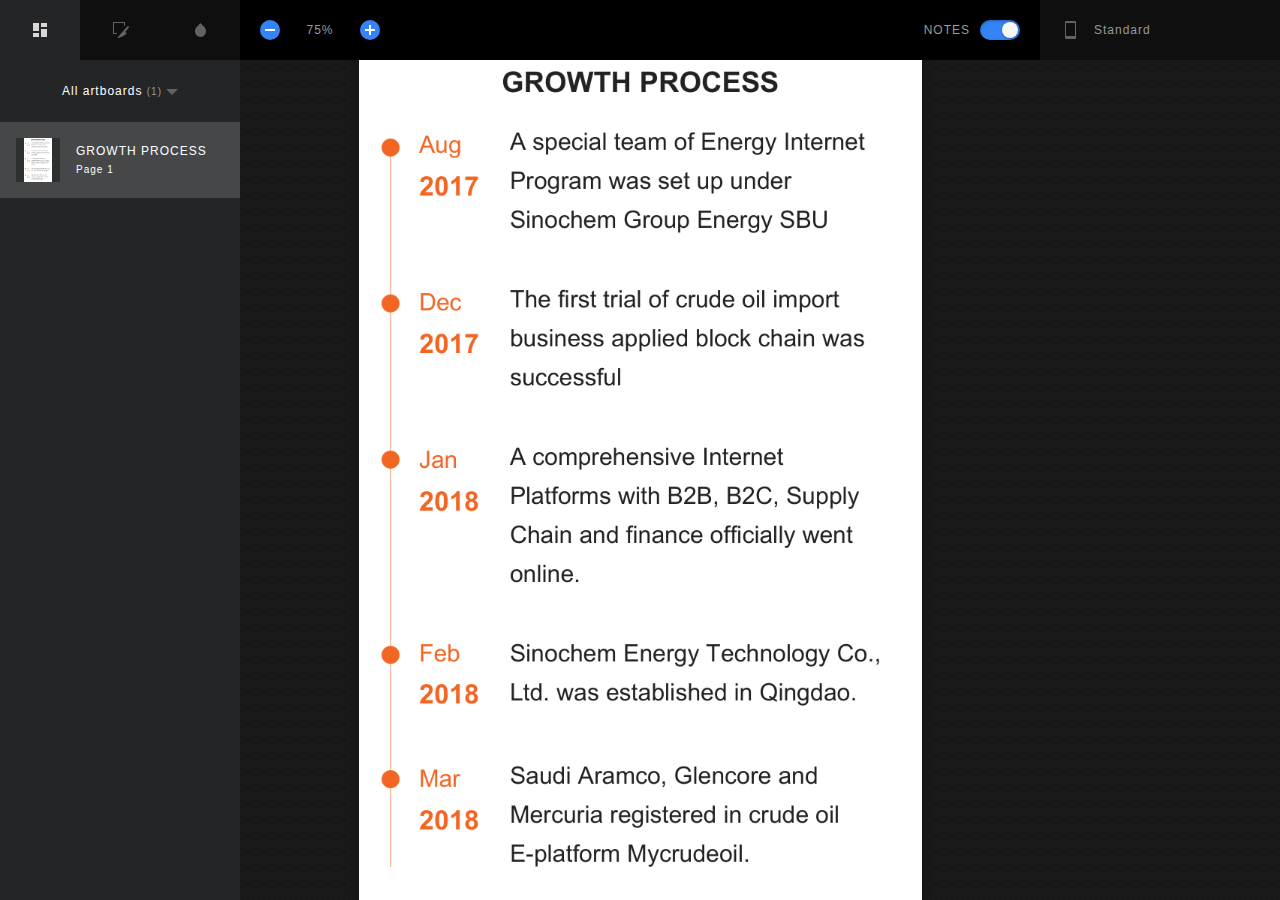
<file: GROWTH PROCESS/index.html>
<!DOCTYPE html>
<html lang="en">
  <head>
    <meta charset="utf-8">
    <meta http-equiv="X-UA-Compatible" content="IE=edge">
    <meta name="viewport" content="width=device-width, initial-scale=1">
    <title>Spec Export - Sketch Measure 2.4</title>
    <style type="text/css">
    /*! normalize.css v4.1.1 | MIT License | github.com/necolas/normalize.css */html{font-family:sans-serif;-ms-text-size-adjust:100%;-webkit-text-size-adjust:100%}body{margin:0}article,aside,details,figcaption,figure,footer,header,main,menu,nav,section,summary{display:block}audio,canvas,progress,video{display:inline-block}audio:not([controls]){display:none;height:0}progress{vertical-align:baseline}template,[hidden]{display:none}a{background-color:transparent;-webkit-text-decoration-skip:objects}a:active,a:hover{outline-width:0}abbr[title]{border-bottom:0;text-decoration:underline;text-decoration:underline dotted}b,strong{font-weight:inherit}b,strong{font-weight:bolder}dfn{font-style:italic}h1{font-size:2em;margin:.67em 0}mark{background-color:#ff0;color:#000}small{font-size:80%}sub,sup{font-size:75%;line-height:0;position:relative;vertical-align:baseline}sub{bottom:-0.25em}sup{top:-0.5em}img{border-style:none}svg:not(:root){overflow:hidden}code,kbd,pre,samp{font-family:monospace,monospace;font-size:1em}figure{margin:1em 40px}hr{box-sizing:content-box;height:0;overflow:visible}button,input,select,textarea{font:inherit;margin:0}optgroup{font-weight:bold}button,input{overflow:visible}button,select{text-transform:none}button,html [type="button"],[type="reset"],[type="submit"]{-webkit-appearance:button}button::-moz-focus-inner,[type="button"]::-moz-focus-inner,[type="reset"]::-moz-focus-inner,[type="submit"]::-moz-focus-inner{border-style:none;padding:0}button:-moz-focusring,[type="button"]:-moz-focusring,[type="reset"]:-moz-focusring,[type="submit"]:-moz-focusring{outline:1px dotted ButtonText}fieldset{border:1px solid silver;margin:0 2px;padding:.35em .625em .75em}legend{box-sizing:border-box;color:inherit;display:table;max-width:100%;padding:0;white-space:normal}textarea{overflow:auto}[type="checkbox"],[type="radio"]{box-sizing:border-box;padding:0}[type="number"]::-webkit-inner-spin-button,[type="number"]::-webkit-outer-spin-button{height:auto}[type="search"]{-webkit-appearance:textfield;outline-offset:-2px}[type="search"]::-webkit-search-cancel-button,[type="search"]::-webkit-search-decoration{-webkit-appearance:none}::-webkit-input-placeholder{color:inherit;opacity:.54}::-webkit-file-upload-button{-webkit-appearance:button;font:inherit}

*{box-sizing:border-box;}
::-webkit-scrollbar{width:8px;height:8px;background:#202123;border-radius:4px;}
::-webkit-scrollbar-thumb{border:1px solid rgba(255,255,255,.16);background-color:rgba(0,0,0,.64);border-radius:4px;}
::-webkit-scrollbar-corner,
::-webkit-resizer{background:#202123;}
html{width:100vw;height:100vh;overflow:hidden;}
body{-webkit-user-select:none;width:100vw;height:100vh;min-width:1024px;font-family:HelveticaNeue,Helvetica,Arial,sans-serif;font-size:12px;color:#989A9C;background:#191919;letter-spacing:1px;overflow:hidden;}
header{position:relative;height:60px;display:flex;align-items:center;z-index:215;background:#000;}
header .header-center,header .header-left,header .header-right{width:240px;height:60px;background:#0F0F0F;}
header .header-center{display:flex;flex:1;background:#000;}
header .header-center .show-notes,header .header-center .zoom-widget{padding:20px;width:160px;}
header .header-center h1{flex:1;}
header .header-center .show-notes{text-align:right;line-height:20px;}
header .header-center .show-notes .slidebox{margin-left:10px;}
header .header-left{display:flex;}
.zoom-widget{display:flex;}
.zoom-widget button{position:relative;display:block;width:20px;height:20px;border-radius:10px;border:0;background:#3484F5;cursor:pointer;}
.zoom-widget button:after,.zoom-widget button:before{position:absolute;top:9px;left:5px;content:"";display:block;width:10px;height:2px;background:#FFF;}
.zoom-widget button:after{top:5px;left:9px;width:2px;height:10px;}
.zoom-widget button:disabled{background:#222;cursor:default;}
.zoom-widget button:disabled:after,.zoom-widget button:disabled:before{background:#606264;}
.zoom-widget button.zoom-in:after{display:none;}
.zoom-widget .zoom-text{display:block;text-align:center;line-height:20px;flex:1;}
.unit-box{height:60px;}
.unit-box .overlay{content:"";position:absolute;top:60px;left:0;width:100vw;height:calc(100vh - 60px);display:none;background:rgba(0,0,0,.56);z-index:1;}
.unit-box:focus .overlay{display:block;}
.unit-box:focus{height:auto;outline:0;}
.unit-box h3,.unit-box p{position:relative;margin:0;padding:20px 20px 20px 54px;display:block;height:100%;line-height:20px;font-size:12px;font-weight:400;cursor:pointer;}
.unit-box h3,.unit-box:focus p{display:none;}
.unit-box h3:before,.unit-box p:before{position:absolute;top:18px;left:18px;content:"";display:block;width:24px;height:24px;background:url([data-uri]) no-repeat;background-size:24px 24px;}
.unit-box ul{position:absolute;margin:1px 0 0 240px;padding:0;list-style:none;background:#0F0F0F;width:240px;height:calc(100vh - 61px);overflow:auto;display:block;transition:all .15s ease;z-index:2;}
.unit-box:focus h3{color:#3A3A3A;display:block;}
.unit-box:focus ul{margin:1px 0 0;}
.unit-box .sub-title,.unit-box label{display:flex;padding:14px 20px;}
.unit-box label{cursor:pointer;}
.unit-box li:hover label{color:#FFF;}
.page-list label span,.unit-box label span{flex:1;}
.page-list input,.unit-box input{position:absolute;visibility:hidden;}
.page-list span:before,.unit-box span:before{float:right;display:block;content:"";width:16px;height:16px;}
.page-list input:checked+span:before,.page-list label:hover span:before,.unit-box input:checked+span:before,.unit-box label:hover span:before{background-image:url([data-uri]);background-size:50px 100px;}
.page-list label:hover span:before,.unit-box label:hover span:before{background-position:0 -50px;}
.page-list input:checked+span:before,.unit-box input:checked+span:before{background-position:0 0;}
.unit-box .sub-title{font-size:12px;background:#000;color:#3A3A3A;}
main{position:relative;height:calc(100vh - 60px);}
.inspector,.navbar{position:absolute;top:0;bottom:0;display:flex;width:240px;background:#232527;z-index:5;}
.inspector{transition:all .15s ease;right:-240px;display:block;}
.inspector.active{right:0;}
.navbar{left:-240px;width:240px;transition:all .15s ease;}
.navbar.on{left:0;}
.navbar nav{width:40px;background:#000204;}
.navbar section{flex:1;}
.tab{margin:0;padding:0;display:flex;width:100%;list-style:none;}
.tab li{display:flex;flex:1;height:60px;cursor:pointer;font-size:12px;justify-content:center;align-items:center;}
.tab li.current{background-color:#232527;}
.tab li:before{content:"";width:40px;height:40px;background:url([data-uri]) no-repeat -50px 0;background-size:100px 150px;overflow:hidden;}
.tab li.current:before{background-position-x:0;}
.tab li.icon-slices:before{background-position-y:-50px;}
.tab li.icon-colors:before{background-position-y:-100px;}
#inspector .code-item{display:none!important;}
#inspector .code-item textarea{padding: 16px;}
#inspector .code-item.select{display: block!important;}
#inspector .tab li{height:40px;}
#inspector .tab li:before{background-image:url([data-uri]);
}
#inspector .tab li.select{background-color:rgba(255,255,255,.05);}
#inspector .tab li.select:before{background-position-x: 0;}
#inspector .tab li.icon-android-panel:before {background-position-y: -50px;}
#inspector .tab li.icon-ios-panel:before {background-position-y: -100px;}
.screen-viewer{position:absolute;width:100vw;height:calc(100vh - 60px);background:#191919 url([data-uri]);background-size:16px 16px;overflow:auto;}
.screen-viewer,.screen-viewer .overlay{position:absolute;width:100vw;height:calc(100vh - 60px);background:#191919 url([data-uri]);background-size:16px 16px;overflow:auto;}
.screen-viewer .overlay{display:none;position:fixed;top:60px;left:0;background:transparent;overflow:hidden;z-index:2;cursor:none;}
.screen-viewer.moving-screen .overlay{display:block;}
.screen-viewer-inner{position:relative;margin:0 auto;}
.screen{margin:0 auto;position:absolute;left:50%;top:50%;background:#FFF;box-shadow:0 2px 10px 0 rgba(0,0,0,.2);transition:all .15s ease;}
.layer{position:absolute;cursor:pointer;}
.hover,.selected{border:1px solid #EE6723;}
.has-slice{border:1px dashed #EE6723;background:rgba(255,85,0,.32);}
.layer b,.layer i{position:absolute;width:5px;height:5px;background:#FFF;border:1px solid #EE6723;border-radius:50%;overflow:hidden;display:none;}
.layer b{width:3px;height:3px;background:#EE6723;}
.selected i{display:block;}
.distance.h div[data-width]:before,.distance.v div[data-height]:before,.selected:after,.selected:before{position:absolute;display:block;left:50%;top:-23px;transform:translateX(-50%);content:attr(data-width);font-size:12px;color:#FFF;height:12px;line-height:12px;padding:4px;background:#EE6723;border-radius:2px;z-index:1;}
.percentage-mode .distance.h div[data-width]:before,.percentage-mode .distance.v div[data-height]:before,.percentage-mode .selected:after,.percentage-mode .selected:before{content:attr(percentage-width);}
.selected.hidden:after,.selected.hidden:before{display:none;}
.distance.v div[data-height]:before,.selected:after{content:attr(data-height);left:auto;right:0;top:50%;transform:translateX(calc(100% + 3px)) translateY(-50%);}
.percentage-mode .distance.v div[data-height]:before,.percentage-mode .selected:after{content:attr(percentage-height);}
.layer .tl{top:-3px;left:-3px;}
.layer .tr{top:-3px;right:-3px;}
.layer .bl{bottom:-3px;left:-3px;}
.layer .br{bottom:-3px;right:-3px;}
.hover{border:1px solid #419bf9;}
.selected{border:1px solid #EE6723;}
.ruler{position:absolute;width:100%;height:100%;border:1px dashed #419bf9;}
.ruler.h{border-left:0;border-right:0;}
.ruler.v{border-top:0;border-bottom:0;}
.distance,.distance div,.distance div:before,.distance:after,.distance:before{position:absolute;}
.distance.v,.distance.v div{width:1px;}
.distance.h,.distance.h div{height:1px;}
.distance.v div{top:0;bottom:0;background:#EE6723;}
.distance.h div{left:0;right:0;background:#EE6723;}
.distance.v:after,.distance.v:before{content:"";top:0;left:-2px;width:5px;height:1px;background:#EE6723;}
.distance.h:after,.distance.h:before{content:"";top:-2px;left:0;width:1px;height:5px;background:#EE6723;}
.distance.v:after{top:auto;bottom:0;}
.distance.h:after{left:auto;right:0;}
.note{position:absolute;margin:-12px 0 0 -12px;width:24px;height:24px;background:#F5A623;border-radius:50%;border:2px solid #FFF;box-shadow:0 0 3px rgba(0,0,0,.24);}
.note:before{content:attr(data-index);font-size:12px;display:block;color:#FFF;text-align:center;width:100%;height:100%;line-height:20px;}
.note:hover{box-shadow:0 0 3px rgba(0,0,0,.64);}
.note div{position:absolute;top:50%;left:30px;border-radius:4px;padding:8px;background:#FFF;box-shadow:0 0 3px rgba(0,0,0,.5);-webkit-user-select:text;color:#222;transform:translateY(-50%);z-index:2;}
.note div:before{content:"";position:absolute;left:-7px;top:50%;width:8px;height:14px;background:url([data-uri]) no-repeat;background-size:8px 14px;transform:translateY(-50%);}
.slidebox{position:relative;width:40px;height:20px;display:inline-block;}
.slidebox input{visibility:hidden;}
.slidebox label{position:absolute;top:0;left:0;width:40px;height:20px;background:#898989;box-shadow:inset 0 1px 3px 0 rgba(0,0,0,.3);border-radius:10px;cursor:pointer;transition:all .2s ease;}
.slidebox label:after{position:absolute;content:"";top:2px;left:2px;width:16px;height:16px;background-image:linear-gradient(-180deg,#F8F9F6 0,#F5F5F5 100%);box-shadow:0 1px 2px 0 rgba(0,0,0,.3);border-radius:8px;transition:all .15s ease;}
.slidebox input[type=checkbox]:checked+label{background:#3484F5;}
.slidebox input[type=checkbox]:checked+label:after{left:22px;}
.inspector{overflow:auto;}
.inspector h2,.inspector h3{margin:0;padding:0;font-weight:400;}
.inspector h2{font-size:12px;line-height:24px;padding:12px 16px;text-align:center;}
.inspector h3{height:32px;font-size:12px;line-height:32px;padding:0 16px;background-image:linear-gradient(90deg,rgba(0,4,9,.32) 0,rgba(0,2,4,0) 100%);}
.inspector .context{padding:16px;}
.inspector .color,.inspector .item{display:flex;margin:0 0 8px;}
.inspector .item[data-label]:before{content:attr(data-label);display:block;width:70px;font-size:12px;height:24px;line-height:24px;}
.inspector .color:last-child,.inspector .item:last-child{margin:0;}
.inspector .item div,.inspector .item label{flex:1;}
.inspector .item label{padding:0 4px;}
.inspector .item label:first-child{padding:0 4px 0 0;}
.inspector .item label:last-child{padding:0 0 0 4px;}
.inspector .item label:only-child{padding:0;}
.inspector .item label[data-label]:after{content:attr(data-label);font-size:10px;text-align:center;display:block;margin:2px 0 0;}
.inspector input,.inspector textarea{padding:3px 4px;width:100%;background:rgba(255,255,255,.05);border-radius:2px;border:0;line-height:18px;height:24px;font-size:12px;color:#FFF;text-align:center;outline:0;resize:none;}
.inspector textarea{min-width:100%;height:auto;text-align:left;}
.context h4{font-size:12px;font-weight:400;position:0;margin:0 0 16px;color:#FFF;}
.context h4:before{margin:0 10px 0 0;display:inline-block;content:"";width:8px;height:8px;border-radius:1px;background:#3484F5;}
.context .colors{margin:0 0 8px;}
.context .colors:last-child,.context .items-group:last-child{margin:0;}
.context .items-group{margin:0 0 24px;}
.inspector .color{display:block;}
.inspector .color[data-name]:after{content:attr(data-name);font-size:10px;text-align:center;padding:0 0 0 24px;display:block;margin:2px 0 0;}
.inspector .color label,.inspector .color label em,.inspector .color label em i{position:absolute;display:block;width:24px;height:24px;padding:0;}
.inspector .color label em{position:relative;background-color:#fff;background-image:linear-gradient(45deg,#dddadc 25%,transparent 25%,transparent 75%,#dddadc 75%,#dddadc),linear-gradient(45deg,#dddadc 25%,transparent 25%,transparent 75%,#dddadc 75%,#dddadc);background-size:12px 12px;background-position:0 0,6px 6px;border-radius:2px 0 0 2px;overflow:hidden;}
.inspector .color label em i{position:relative;}
.inspector .item .color input{text-align:center;}
.inspector .color input{padding-left:32px;width:100%;text-align:left;}
.gradient .color label:before{position:absolute;top:12px;left:11px;content:"";width:2px;height:32px;background:#FFF;z-index:2;box-shadow:0 0 2px 1px rgba(0,0,0,.2);}
.gradient .color label:after{position:absolute;top:8px;left:8px;content:"";width:8px;height:8px;background:#FFF;z-index:3;border-radius:4px;box-shadow:0 0 2px 1px rgba(0,0,0,.2);}
.gradient .color[data-name] label:before{height:42px;}
.gradient .color:last-child label:before{display:none;}
.navbar section{position:relative;overflow:auto;}
.artboard-list,.asset-list,.color-list{margin:0;padding:0;list-style:none;}
.artboard-list li{padding:16px;display:flex;cursor:pointer;}
.artboard-list li:hover,.asset-list li:hover,.color-list li:hover{background:#191A1E;}
.artboard-list li.active{background:#454748;}
.preview-img{display:block;width:44px;height:44px;text-align:center;background:rgba(0,0,0,.32);}
.preview-img:before{content:' ';display:inline-block;vertical-align:middle;height:100%;}
.preview-img img{max-width:44px;max-height:44px;background:#FFF;vertical-align:middle;}
.pages-select{padding:24px;position:relative;}
.pages-select h3{margin:0;text-align:center;font-size:12px;font-weight:400;color:#FFF;cursor:pointer;}
.page-list em,.pages-select h3 em{font-style:normal;font-size:10px;color:#989A9C;}
.pages-select h3:after{content:"";margin:0 0 0 4px;width:12px;height:6px;display:inline-block;background:url([data-uri]) no-repeat;background-size:12px 6px;}
.pages-select .page-list{display:none;position:absolute;left:50%;transform:translateX(-50%);margin:-32px 0 0;padding:8px;border-radius:4px;list-style:none;width:180px;background:#0F0F0F;box-shadow:0 2px 10px 0 rgba(0,0,0,.8);}
.pages-select:focus{outline:0;}
.pages-select:focus .page-list{display:block;}
.pages-select .page-list label{padding:10px;cursor:pointer;}
.pages-select .page-list label,.pages-select .page-list span{display:block;}
.page-list span:before{position:absolute;right:8px;}
.exportable{margin:0;padding:0;list-style:none;background:#191A1E;border:1px solid #2D2F31;border-radius:4px;}
.exportable li{position:relative;padding:0 8px;height:32px;line-height:32px;border-bottom:1px solid #222;white-space:nowrap;text-overflow:ellipsis;}
.exportable li a{color:#FFF;text-decoration:none;outline:0;}
.exportable li:last-child{border:0;}
.exportable img{position:absolute;top:0;left:0;width:100%;height:100%;opacity:0;}
.asset-list li,.color-list li{padding:24px;display:flex;cursor:pointer;}
.color-list li{cursor:default;}
.asset-list li picture,.color-list li em{position:relative;display:block;text-align:center;width:32px;height:32px;background-color:#4A4A4A;background-image:linear-gradient(45deg,#000 25%,transparent 25%,transparent 75%,#000 75%,#000),linear-gradient(45deg,#000 25%,transparent 25%,transparent 75%,#000 75%,#000);background-size:8px 8px;background-position:0 0,4px 4px;border-radius:2px;}
.color-list li em{background-color:#fff;background-image:linear-gradient(45deg,#dddadc 25%,transparent 25%,transparent 75%,#dddadc 75%,#dddadc),linear-gradient(45deg,#dddadc 25%,transparent 25%,transparent 75%,#dddadc 75%,#dddadc);border-radius:50%;overflow:hidden;}
.color-list li em i{position:absolute;top:0;left:0;right:0;bottom:0;}
.artboard-list li div,.asset-list li div,.color-list li div{padding:0 0 0 16px;flex:1;}
.artboard-list li div{padding:6px 0 4px 16px;}
.asset-list li picture:before{content:"";display:inline-block;height:100%;vertical-align:middle;}
.asset-list li picture img{vertical-align:middle;max-width:28px;max-height:28px;}
.asset-list li picture:after{content:"";position:absolute;top:0;left:0;right:0;bottom:0;}
.artboard-list h3, .asset-list h3,.color-list h3{margin:0 0 4px;padding:0;color:#FFF;font-size:12px;font-weight:400;overflow:hidden;text-overflow:ellipsis;}
.artboard-list small, .asset-list small,.color-list small{font-size:10px;}
.artboard-list li.active small{color:#FFF;}
.empty{position:absolute;top:30%;left:0;right:0;transform:translateY(-50%);vertical-align:middle;text-align:center;}
.message{position:absolute;top:50%;left:50%;padding:10px 20px;max-width:320px;transform:translateX(-50%) translateY(-50%);text-align:center;border-radius:4px;background:rgba(0,0,0,.96);border: 1px solid rgba(255,255,255,.16);color:#FFF;box-shadow:0 2px 10px rgba(0,0,0,.32);z-index:9;display:none;}
.cursor{position:absolute;display:none;margin:-8px 0 0 -8px;top:50%;left:50%;width:16px;height:17px;background-size:16px 17px;background-image: url('[data-uri]');background-repeat:no-repeat;cursor:none;z-index:1;
}
.cursor.show{display:block;}
.cursor.moving{background-image: url('[data-uri]');}
    </style>
    <script type="text/javascript">
    <!--
    /*! jQuery v3.0.0 | (c) jQuery Foundation | jquery.org/license */
!function(a,b){"use strict";"object"==typeof module&&"object"==typeof module.exports?module.exports=a.document?b(a,!0):function(a){if(!a.document)throw new Error("jQuery requires a window with a document");return b(a)}:b(a)}("undefined"!=typeof window?window:this,function(a,b){"use strict";var c=[],d=a.document,e=Object.getPrototypeOf,f=c.slice,g=c.concat,h=c.push,i=c.indexOf,j={},k=j.toString,l=j.hasOwnProperty,m=l.toString,n=m.call(Object),o={};function p(a,b){b=b||d;var c=b.createElement("script");c.text=a,b.head.appendChild(c).parentNode.removeChild(c)}var q="3.0.0",r=function(a,b){return new r.fn.init(a,b)},s=/^[\s\uFEFF\xA0]+|[\s\uFEFF\xA0]+$/g,t=/^-ms-/,u=/-([a-z])/g,v=function(a,b){return b.toUpperCase()};r.fn=r.prototype={jquery:q,constructor:r,length:0,toArray:function(){return f.call(this)},get:function(a){return null!=a?0>a?this[a+this.length]:this[a]:f.call(this)},pushStack:function(a){var b=r.merge(this.constructor(),a);return b.prevObject=this,b},each:function(a){return r.each(this,a)},map:function(a){return this.pushStack(r.map(this,function(b,c){return a.call(b,c,b)}))},slice:function(){return this.pushStack(f.apply(this,arguments))},first:function(){return this.eq(0)},last:function(){return this.eq(-1)},eq:function(a){var b=this.length,c=+a+(0>a?b:0);return this.pushStack(c>=0&&b>c?[this[c]]:[])},end:function(){return this.prevObject||this.constructor()},push:h,sort:c.sort,splice:c.splice},r.extend=r.fn.extend=function(){var a,b,c,d,e,f,g=arguments[0]||{},h=1,i=arguments.length,j=!1;for("boolean"==typeof g&&(j=g,g=arguments[h]||{},h++),"object"==typeof g||r.isFunction(g)||(g={}),h===i&&(g=this,h--);i>h;h++)if(null!=(a=arguments[h]))for(b in a)c=g[b],d=a[b],g!==d&&(j&&d&&(r.isPlainObject(d)||(e=r.isArray(d)))?(e?(e=!1,f=c&&r.isArray(c)?c:[]):f=c&&r.isPlainObject(c)?c:{},g[b]=r.extend(j,f,d)):void 0!==d&&(g[b]=d));return g},r.extend({expando:"jQuery"+(q+Math.random()).replace(/\D/g,""),isReady:!0,error:function(a){throw new Error(a)},noop:function(){},isFunction:function(a){return"function"===r.type(a)},isArray:Array.isArray,isWindow:function(a){return null!=a&&a===a.window},isNumeric:function(a){var b=r.type(a);return("number"===b||"string"===b)&&!isNaN(a-parseFloat(a))},isPlainObject:function(a){var b,c;return a&&"[object Object]"===k.call(a)?(b=e(a))?(c=l.call(b,"constructor")&&b.constructor,"function"==typeof c&&m.call(c)===n):!0:!1},isEmptyObject:function(a){var b;for(b in a)return!1;return!0},type:function(a){return null==a?a+"":"object"==typeof a||"function"==typeof a?j[k.call(a)]||"object":typeof a},globalEval:function(a){p(a)},camelCase:function(a){return a.replace(t,"ms-").replace(u,v)},nodeName:function(a,b){return a.nodeName&&a.nodeName.toLowerCase()===b.toLowerCase()},each:function(a,b){var c,d=0;if(w(a)){for(c=a.length;c>d;d++)if(b.call(a[d],d,a[d])===!1)break}else for(d in a)if(b.call(a[d],d,a[d])===!1)break;return a},trim:function(a){return null==a?"":(a+"").replace(s,"")},makeArray:function(a,b){var c=b||[];return null!=a&&(w(Object(a))?r.merge(c,"string"==typeof a?[a]:a):h.call(c,a)),c},inArray:function(a,b,c){return null==b?-1:i.call(b,a,c)},merge:function(a,b){for(var c=+b.length,d=0,e=a.length;c>d;d++)a[e++]=b[d];return a.length=e,a},grep:function(a,b,c){for(var d,e=[],f=0,g=a.length,h=!c;g>f;f++)d=!b(a[f],f),d!==h&&e.push(a[f]);return e},map:function(a,b,c){var d,e,f=0,h=[];if(w(a))for(d=a.length;d>f;f++)e=b(a[f],f,c),null!=e&&h.push(e);else for(f in a)e=b(a[f],f,c),null!=e&&h.push(e);return g.apply([],h)},guid:1,proxy:function(a,b){var c,d,e;return"string"==typeof b&&(c=a[b],b=a,a=c),r.isFunction(a)?(d=f.call(arguments,2),e=function(){return a.apply(b||this,d.concat(f.call(arguments)))},e.guid=a.guid=a.guid||r.guid++,e):void 0},now:Date.now,support:o}),"function"==typeof Symbol&&(r.fn[Symbol.iterator]=c[Symbol.iterator]),r.each("Boolean Number String Function Array Date RegExp Object Error Symbol".split(" "),function(a,b){j["[object "+b+"]"]=b.toLowerCase()});function w(a){var b=!!a&&"length"in a&&a.length,c=r.type(a);return"function"===c||r.isWindow(a)?!1:"array"===c||0===b||"number"==typeof b&&b>0&&b-1 in a}var x=function(a){var b,c,d,e,f,g,h,i,j,k,l,m,n,o,p,q,r,s,t,u="sizzle"+1*new Date,v=a.document,w=0,x=0,y=ha(),z=ha(),A=ha(),B=function(a,b){return a===b&&(l=!0),0},C={}.hasOwnProperty,D=[],E=D.pop,F=D.push,G=D.push,H=D.slice,I=function(a,b){for(var c=0,d=a.length;d>c;c++)if(a[c]===b)return c;return-1},J="checked|selected|async|autofocus|autoplay|controls|defer|disabled|hidden|ismap|loop|multiple|open|readonly|required|scoped",K="[\\x20\\t\\r\\n\\f]",L="(?:\\\\.|[\\w-]|[^\x00-\\xa0])+",M="\\["+K+"*("+L+")(?:"+K+"*([*^$|!~]?=)"+K+"*(?:'((?:\\\\.|[^\\\\'])*)'|\"((?:\\\\.|[^\\\\\"])*)\"|("+L+"))|)"+K+"*\\]",N=":("+L+")(?:\\((('((?:\\\\.|[^\\\\'])*)'|\"((?:\\\\.|[^\\\\\"])*)\")|((?:\\\\.|[^\\\\()[\\]]|"+M+")*)|.*)\\)|)",O=new RegExp(K+"+","g"),P=new RegExp("^"+K+"+|((?:^|[^\\\\])(?:\\\\.)*)"+K+"+$","g"),Q=new RegExp("^"+K+"*,"+K+"*"),R=new RegExp("^"+K+"*([>+~]|"+K+")"+K+"*"),S=new RegExp("="+K+"*([^\\]'\"]*?)"+K+"*\\]","g"),T=new RegExp(N),U=new RegExp("^"+L+"$"),V={ID:new RegExp("^#("+L+")"),CLASS:new RegExp("^\\.("+L+")"),TAG:new RegExp("^("+L+"|[*])"),ATTR:new RegExp("^"+M),PSEUDO:new RegExp("^"+N),CHILD:new RegExp("^:(only|first|last|nth|nth-last)-(child|of-type)(?:\\("+K+"*(even|odd|(([+-]|)(\\d*)n|)"+K+"*(?:([+-]|)"+K+"*(\\d+)|))"+K+"*\\)|)","i"),bool:new RegExp("^(?:"+J+")$","i"),needsContext:new RegExp("^"+K+"*[>+~]|:(even|odd|eq|gt|lt|nth|first|last)(?:\\("+K+"*((?:-\\d)?\\d*)"+K+"*\\)|)(?=[^-]|$)","i")},W=/^(?:input|select|textarea|button)$/i,X=/^h\d$/i,Y=/^[^{]+\{\s*\[native \w/,Z=/^(?:#([\w-]+)|(\w+)|\.([\w-]+))$/,$=/[+~]/,_=new RegExp("\\\\([\\da-f]{1,6}"+K+"?|("+K+")|.)","ig"),aa=function(a,b,c){var d="0x"+b-65536;return d!==d||c?b:0>d?String.fromCharCode(d+65536):String.fromCharCode(d>>10|55296,1023&d|56320)},ba=/([\0-\x1f\x7f]|^-?\d)|^-$|[^\x80-\uFFFF\w-]/g,ca=function(a,b){return b?"\x00"===a?"\ufffd":a.slice(0,-1)+"\\"+a.charCodeAt(a.length-1).toString(16)+" ":"\\"+a},da=function(){m()},ea=ta(function(a){return a.disabled===!0},{dir:"parentNode",next:"legend"});try{G.apply(D=H.call(v.childNodes),v.childNodes),D[v.childNodes.length].nodeType}catch(fa){G={apply:D.length?function(a,b){F.apply(a,H.call(b))}:function(a,b){var c=a.length,d=0;while(a[c++]=b[d++]);a.length=c-1}}}function ga(a,b,d,e){var f,h,j,k,l,o,r,s=b&&b.ownerDocument,w=b?b.nodeType:9;if(d=d||[],"string"!=typeof a||!a||1!==w&&9!==w&&11!==w)return d;if(!e&&((b?b.ownerDocument||b:v)!==n&&m(b),b=b||n,p)){if(11!==w&&(l=Z.exec(a)))if(f=l[1]){if(9===w){if(!(j=b.getElementById(f)))return d;if(j.id===f)return d.push(j),d}else if(s&&(j=s.getElementById(f))&&t(b,j)&&j.id===f)return d.push(j),d}else{if(l[2])return G.apply(d,b.getElementsByTagName(a)),d;if((f=l[3])&&c.getElementsByClassName&&b.getElementsByClassName)return G.apply(d,b.getElementsByClassName(f)),d}if(c.qsa&&!A[a+" "]&&(!q||!q.test(a))){if(1!==w)s=b,r=a;else if("object"!==b.nodeName.toLowerCase()){(k=b.getAttribute("id"))?k=k.replace(ba,ca):b.setAttribute("id",k=u),o=g(a),h=o.length;while(h--)o[h]="#"+k+" "+sa(o[h]);r=o.join(","),s=$.test(a)&&qa(b.parentNode)||b}if(r)try{return G.apply(d,s.querySelectorAll(r)),d}catch(x){}finally{k===u&&b.removeAttribute("id")}}}return i(a.replace(P,"$1"),b,d,e)}function ha(){var a=[];function b(c,e){return a.push(c+" ")>d.cacheLength&&delete b[a.shift()],b[c+" "]=e}return b}function ia(a){return a[u]=!0,a}function ja(a){var b=n.createElement("fieldset");try{return!!a(b)}catch(c){return!1}finally{b.parentNode&&b.parentNode.removeChild(b),b=null}}function ka(a,b){var c=a.split("|"),e=c.length;while(e--)d.attrHandle[c[e]]=b}function la(a,b){var c=b&&a,d=c&&1===a.nodeType&&1===b.nodeType&&a.sourceIndex-b.sourceIndex;if(d)return d;if(c)while(c=c.nextSibling)if(c===b)return-1;return a?1:-1}function ma(a){return function(b){var c=b.nodeName.toLowerCase();return"input"===c&&b.type===a}}function na(a){return function(b){var c=b.nodeName.toLowerCase();return("input"===c||"button"===c)&&b.type===a}}function oa(a){return function(b){return"label"in b&&b.disabled===a||"form"in b&&b.disabled===a||"form"in b&&b.disabled===!1&&(b.isDisabled===a||b.isDisabled!==!a&&("label"in b||!ea(b))!==a)}}function pa(a){return ia(function(b){return b=+b,ia(function(c,d){var e,f=a([],c.length,b),g=f.length;while(g--)c[e=f[g]]&&(c[e]=!(d[e]=c[e]))})})}function qa(a){return a&&"undefined"!=typeof a.getElementsByTagName&&a}c=ga.support={},f=ga.isXML=function(a){var b=a&&(a.ownerDocument||a).documentElement;return b?"HTML"!==b.nodeName:!1},m=ga.setDocument=function(a){var b,e,g=a?a.ownerDocument||a:v;return g!==n&&9===g.nodeType&&g.documentElement?(n=g,o=n.documentElement,p=!f(n),v!==n&&(e=n.defaultView)&&e.top!==e&&(e.addEventListener?e.addEventListener("unload",da,!1):e.attachEvent&&e.attachEvent("onunload",da)),c.attributes=ja(function(a){return a.className="i",!a.getAttribute("className")}),c.getElementsByTagName=ja(function(a){return a.appendChild(n.createComment("")),!a.getElementsByTagName("*").length}),c.getElementsByClassName=Y.test(n.getElementsByClassName),c.getById=ja(function(a){return o.appendChild(a).id=u,!n.getElementsByName||!n.getElementsByName(u).length}),c.getById?(d.find.ID=function(a,b){if("undefined"!=typeof b.getElementById&&p){var c=b.getElementById(a);return c?[c]:[]}},d.filter.ID=function(a){var b=a.replace(_,aa);return function(a){return a.getAttribute("id")===b}}):(delete d.find.ID,d.filter.ID=function(a){var b=a.replace(_,aa);return function(a){var c="undefined"!=typeof a.getAttributeNode&&a.getAttributeNode("id");return c&&c.value===b}}),d.find.TAG=c.getElementsByTagName?function(a,b){return"undefined"!=typeof b.getElementsByTagName?b.getElementsByTagName(a):c.qsa?b.querySelectorAll(a):void 0}:function(a,b){var c,d=[],e=0,f=b.getElementsByTagName(a);if("*"===a){while(c=f[e++])1===c.nodeType&&d.push(c);return d}return f},d.find.CLASS=c.getElementsByClassName&&function(a,b){return"undefined"!=typeof b.getElementsByClassName&&p?b.getElementsByClassName(a):void 0},r=[],q=[],(c.qsa=Y.test(n.querySelectorAll))&&(ja(function(a){o.appendChild(a).innerHTML="<a id='"+u+"'></a><select id='"+u+"-\r\\' msallowcapture=''><option selected=''></option></select>",a.querySelectorAll("[msallowcapture^='']").length&&q.push("[*^$]="+K+"*(?:''|\"\")"),a.querySelectorAll("[selected]").length||q.push("\\["+K+"*(?:value|"+J+")"),a.querySelectorAll("[id~="+u+"-]").length||q.push("~="),a.querySelectorAll(":checked").length||q.push(":checked"),a.querySelectorAll("a#"+u+"+*").length||q.push(".#.+[+~]")}),ja(function(a){a.innerHTML="<a href='' disabled='disabled'></a><select disabled='disabled'><option/></select>";var b=n.createElement("input");b.setAttribute("type","hidden"),a.appendChild(b).setAttribute("name","D"),a.querySelectorAll("[name=d]").length&&q.push("name"+K+"*[*^$|!~]?="),2!==a.querySelectorAll(":enabled").length&&q.push(":enabled",":disabled"),o.appendChild(a).disabled=!0,2!==a.querySelectorAll(":disabled").length&&q.push(":enabled",":disabled"),a.querySelectorAll("*,:x"),q.push(",.*:")})),(c.matchesSelector=Y.test(s=o.matches||o.webkitMatchesSelector||o.mozMatchesSelector||o.oMatchesSelector||o.msMatchesSelector))&&ja(function(a){c.disconnectedMatch=s.call(a,"*"),s.call(a,"[s!='']:x"),r.push("!=",N)}),q=q.length&&new RegExp(q.join("|")),r=r.length&&new RegExp(r.join("|")),b=Y.test(o.compareDocumentPosition),t=b||Y.test(o.contains)?function(a,b){var c=9===a.nodeType?a.documentElement:a,d=b&&b.parentNode;return a===d||!(!d||1!==d.nodeType||!(c.contains?c.contains(d):a.compareDocumentPosition&&16&a.compareDocumentPosition(d)))}:function(a,b){if(b)while(b=b.parentNode)if(b===a)return!0;return!1},B=b?function(a,b){if(a===b)return l=!0,0;var d=!a.compareDocumentPosition-!b.compareDocumentPosition;return d?d:(d=(a.ownerDocument||a)===(b.ownerDocument||b)?a.compareDocumentPosition(b):1,1&d||!c.sortDetached&&b.compareDocumentPosition(a)===d?a===n||a.ownerDocument===v&&t(v,a)?-1:b===n||b.ownerDocument===v&&t(v,b)?1:k?I(k,a)-I(k,b):0:4&d?-1:1)}:function(a,b){if(a===b)return l=!0,0;var c,d=0,e=a.parentNode,f=b.parentNode,g=[a],h=[b];if(!e||!f)return a===n?-1:b===n?1:e?-1:f?1:k?I(k,a)-I(k,b):0;if(e===f)return la(a,b);c=a;while(c=c.parentNode)g.unshift(c);c=b;while(c=c.parentNode)h.unshift(c);while(g[d]===h[d])d++;return d?la(g[d],h[d]):g[d]===v?-1:h[d]===v?1:0},n):n},ga.matches=function(a,b){return ga(a,null,null,b)},ga.matchesSelector=function(a,b){if((a.ownerDocument||a)!==n&&m(a),b=b.replace(S,"='$1']"),c.matchesSelector&&p&&!A[b+" "]&&(!r||!r.test(b))&&(!q||!q.test(b)))try{var d=s.call(a,b);if(d||c.disconnectedMatch||a.document&&11!==a.document.nodeType)return d}catch(e){}return ga(b,n,null,[a]).length>0},ga.contains=function(a,b){return(a.ownerDocument||a)!==n&&m(a),t(a,b)},ga.attr=function(a,b){(a.ownerDocument||a)!==n&&m(a);var e=d.attrHandle[b.toLowerCase()],f=e&&C.call(d.attrHandle,b.toLowerCase())?e(a,b,!p):void 0;return void 0!==f?f:c.attributes||!p?a.getAttribute(b):(f=a.getAttributeNode(b))&&f.specified?f.value:null},ga.escape=function(a){return(a+"").replace(ba,ca)},ga.error=function(a){throw new Error("Syntax error, unrecognized expression: "+a)},ga.uniqueSort=function(a){var b,d=[],e=0,f=0;if(l=!c.detectDuplicates,k=!c.sortStable&&a.slice(0),a.sort(B),l){while(b=a[f++])b===a[f]&&(e=d.push(f));while(e--)a.splice(d[e],1)}return k=null,a},e=ga.getText=function(a){var b,c="",d=0,f=a.nodeType;if(f){if(1===f||9===f||11===f){if("string"==typeof a.textContent)return a.textContent;for(a=a.firstChild;a;a=a.nextSibling)c+=e(a)}else if(3===f||4===f)return a.nodeValue}else while(b=a[d++])c+=e(b);return c},d=ga.selectors={cacheLength:50,createPseudo:ia,match:V,attrHandle:{},find:{},relative:{">":{dir:"parentNode",first:!0}," ":{dir:"parentNode"},"+":{dir:"previousSibling",first:!0},"~":{dir:"previousSibling"}},preFilter:{ATTR:function(a){return a[1]=a[1].replace(_,aa),a[3]=(a[3]||a[4]||a[5]||"").replace(_,aa),"~="===a[2]&&(a[3]=" "+a[3]+" "),a.slice(0,4)},CHILD:function(a){return a[1]=a[1].toLowerCase(),"nth"===a[1].slice(0,3)?(a[3]||ga.error(a[0]),a[4]=+(a[4]?a[5]+(a[6]||1):2*("even"===a[3]||"odd"===a[3])),a[5]=+(a[7]+a[8]||"odd"===a[3])):a[3]&&ga.error(a[0]),a},PSEUDO:function(a){var b,c=!a[6]&&a[2];return V.CHILD.test(a[0])?null:(a[3]?a[2]=a[4]||a[5]||"":c&&T.test(c)&&(b=g(c,!0))&&(b=c.indexOf(")",c.length-b)-c.length)&&(a[0]=a[0].slice(0,b),a[2]=c.slice(0,b)),a.slice(0,3))}},filter:{TAG:function(a){var b=a.replace(_,aa).toLowerCase();return"*"===a?function(){return!0}:function(a){return a.nodeName&&a.nodeName.toLowerCase()===b}},CLASS:function(a){var b=y[a+" "];return b||(b=new RegExp("(^|"+K+")"+a+"("+K+"|$)"))&&y(a,function(a){return b.test("string"==typeof a.className&&a.className||"undefined"!=typeof a.getAttribute&&a.getAttribute("class")||"")})},ATTR:function(a,b,c){return function(d){var e=ga.attr(d,a);return null==e?"!="===b:b?(e+="","="===b?e===c:"!="===b?e!==c:"^="===b?c&&0===e.indexOf(c):"*="===b?c&&e.indexOf(c)>-1:"$="===b?c&&e.slice(-c.length)===c:"~="===b?(" "+e.replace(O," ")+" ").indexOf(c)>-1:"|="===b?e===c||e.slice(0,c.length+1)===c+"-":!1):!0}},CHILD:function(a,b,c,d,e){var f="nth"!==a.slice(0,3),g="last"!==a.slice(-4),h="of-type"===b;return 1===d&&0===e?function(a){return!!a.parentNode}:function(b,c,i){var j,k,l,m,n,o,p=f!==g?"nextSibling":"previousSibling",q=b.parentNode,r=h&&b.nodeName.toLowerCase(),s=!i&&!h,t=!1;if(q){if(f){while(p){m=b;while(m=m[p])if(h?m.nodeName.toLowerCase()===r:1===m.nodeType)return!1;o=p="only"===a&&!o&&"nextSibling"}return!0}if(o=[g?q.firstChild:q.lastChild],g&&s){m=q,l=m[u]||(m[u]={}),k=l[m.uniqueID]||(l[m.uniqueID]={}),j=k[a]||[],n=j[0]===w&&j[1],t=n&&j[2],m=n&&q.childNodes[n];while(m=++n&&m&&m[p]||(t=n=0)||o.pop())if(1===m.nodeType&&++t&&m===b){k[a]=[w,n,t];break}}else if(s&&(m=b,l=m[u]||(m[u]={}),k=l[m.uniqueID]||(l[m.uniqueID]={}),j=k[a]||[],n=j[0]===w&&j[1],t=n),t===!1)while(m=++n&&m&&m[p]||(t=n=0)||o.pop())if((h?m.nodeName.toLowerCase()===r:1===m.nodeType)&&++t&&(s&&(l=m[u]||(m[u]={}),k=l[m.uniqueID]||(l[m.uniqueID]={}),k[a]=[w,t]),m===b))break;return t-=e,t===d||t%d===0&&t/d>=0}}},PSEUDO:function(a,b){var c,e=d.pseudos[a]||d.setFilters[a.toLowerCase()]||ga.error("unsupported pseudo: "+a);return e[u]?e(b):e.length>1?(c=[a,a,"",b],d.setFilters.hasOwnProperty(a.toLowerCase())?ia(function(a,c){var d,f=e(a,b),g=f.length;while(g--)d=I(a,f[g]),a[d]=!(c[d]=f[g])}):function(a){return e(a,0,c)}):e}},pseudos:{not:ia(function(a){var b=[],c=[],d=h(a.replace(P,"$1"));return d[u]?ia(function(a,b,c,e){var f,g=d(a,null,e,[]),h=a.length;while(h--)(f=g[h])&&(a[h]=!(b[h]=f))}):function(a,e,f){return b[0]=a,d(b,null,f,c),b[0]=null,!c.pop()}}),has:ia(function(a){return function(b){return ga(a,b).length>0}}),contains:ia(function(a){return a=a.replace(_,aa),function(b){return(b.textContent||b.innerText||e(b)).indexOf(a)>-1}}),lang:ia(function(a){return U.test(a||"")||ga.error("unsupported lang: "+a),a=a.replace(_,aa).toLowerCase(),function(b){var c;do if(c=p?b.lang:b.getAttribute("xml:lang")||b.getAttribute("lang"))return c=c.toLowerCase(),c===a||0===c.indexOf(a+"-");while((b=b.parentNode)&&1===b.nodeType);return!1}}),target:function(b){var c=a.location&&a.location.hash;return c&&c.slice(1)===b.id},root:function(a){return a===o},focus:function(a){return a===n.activeElement&&(!n.hasFocus||n.hasFocus())&&!!(a.type||a.href||~a.tabIndex)},enabled:oa(!1),disabled:oa(!0),checked:function(a){var b=a.nodeName.toLowerCase();return"input"===b&&!!a.checked||"option"===b&&!!a.selected},selected:function(a){return a.parentNode&&a.parentNode.selectedIndex,a.selected===!0},empty:function(a){for(a=a.firstChild;a;a=a.nextSibling)if(a.nodeType<6)return!1;return!0},parent:function(a){return!d.pseudos.empty(a)},header:function(a){return X.test(a.nodeName)},input:function(a){return W.test(a.nodeName)},button:function(a){var b=a.nodeName.toLowerCase();return"input"===b&&"button"===a.type||"button"===b},text:function(a){var b;return"input"===a.nodeName.toLowerCase()&&"text"===a.type&&(null==(b=a.getAttribute("type"))||"text"===b.toLowerCase())},first:pa(function(){return[0]}),last:pa(function(a,b){return[b-1]}),eq:pa(function(a,b,c){return[0>c?c+b:c]}),even:pa(function(a,b){for(var c=0;b>c;c+=2)a.push(c);return a}),odd:pa(function(a,b){for(var c=1;b>c;c+=2)a.push(c);return a}),lt:pa(function(a,b,c){for(var d=0>c?c+b:c;--d>=0;)a.push(d);return a}),gt:pa(function(a,b,c){for(var d=0>c?c+b:c;++d<b;)a.push(d);return a})}},d.pseudos.nth=d.pseudos.eq;for(b in{radio:!0,checkbox:!0,file:!0,password:!0,image:!0})d.pseudos[b]=ma(b);for(b in{submit:!0,reset:!0})d.pseudos[b]=na(b);function ra(){}ra.prototype=d.filters=d.pseudos,d.setFilters=new ra,g=ga.tokenize=function(a,b){var c,e,f,g,h,i,j,k=z[a+" "];if(k)return b?0:k.slice(0);h=a,i=[],j=d.preFilter;while(h){c&&!(e=Q.exec(h))||(e&&(h=h.slice(e[0].length)||h),i.push(f=[])),c=!1,(e=R.exec(h))&&(c=e.shift(),f.push({value:c,type:e[0].replace(P," ")}),h=h.slice(c.length));for(g in d.filter)!(e=V[g].exec(h))||j[g]&&!(e=j[g](e))||(c=e.shift(),f.push({value:c,type:g,matches:e}),h=h.slice(c.length));if(!c)break}return b?h.length:h?ga.error(a):z(a,i).slice(0)};function sa(a){for(var b=0,c=a.length,d="";c>b;b++)d+=a[b].value;return d}function ta(a,b,c){var d=b.dir,e=b.next,f=e||d,g=c&&"parentNode"===f,h=x++;return b.first?function(b,c,e){while(b=b[d])if(1===b.nodeType||g)return a(b,c,e)}:function(b,c,i){var j,k,l,m=[w,h];if(i){while(b=b[d])if((1===b.nodeType||g)&&a(b,c,i))return!0}else while(b=b[d])if(1===b.nodeType||g)if(l=b[u]||(b[u]={}),k=l[b.uniqueID]||(l[b.uniqueID]={}),e&&e===b.nodeName.toLowerCase())b=b[d]||b;else{if((j=k[f])&&j[0]===w&&j[1]===h)return m[2]=j[2];if(k[f]=m,m[2]=a(b,c,i))return!0}}}function ua(a){return a.length>1?function(b,c,d){var e=a.length;while(e--)if(!a[e](b,c,d))return!1;return!0}:a[0]}function va(a,b,c){for(var d=0,e=b.length;e>d;d++)ga(a,b[d],c);return c}function wa(a,b,c,d,e){for(var f,g=[],h=0,i=a.length,j=null!=b;i>h;h++)(f=a[h])&&(c&&!c(f,d,e)||(g.push(f),j&&b.push(h)));return g}function xa(a,b,c,d,e,f){return d&&!d[u]&&(d=xa(d)),e&&!e[u]&&(e=xa(e,f)),ia(function(f,g,h,i){var j,k,l,m=[],n=[],o=g.length,p=f||va(b||"*",h.nodeType?[h]:h,[]),q=!a||!f&&b?p:wa(p,m,a,h,i),r=c?e||(f?a:o||d)?[]:g:q;if(c&&c(q,r,h,i),d){j=wa(r,n),d(j,[],h,i),k=j.length;while(k--)(l=j[k])&&(r[n[k]]=!(q[n[k]]=l))}if(f){if(e||a){if(e){j=[],k=r.length;while(k--)(l=r[k])&&j.push(q[k]=l);e(null,r=[],j,i)}k=r.length;while(k--)(l=r[k])&&(j=e?I(f,l):m[k])>-1&&(f[j]=!(g[j]=l))}}else r=wa(r===g?r.splice(o,r.length):r),e?e(null,g,r,i):G.apply(g,r)})}function ya(a){for(var b,c,e,f=a.length,g=d.relative[a[0].type],h=g||d.relative[" "],i=g?1:0,k=ta(function(a){return a===b},h,!0),l=ta(function(a){return I(b,a)>-1},h,!0),m=[function(a,c,d){var e=!g&&(d||c!==j)||((b=c).nodeType?k(a,c,d):l(a,c,d));return b=null,e}];f>i;i++)if(c=d.relative[a[i].type])m=[ta(ua(m),c)];else{if(c=d.filter[a[i].type].apply(null,a[i].matches),c[u]){for(e=++i;f>e;e++)if(d.relative[a[e].type])break;return xa(i>1&&ua(m),i>1&&sa(a.slice(0,i-1).concat({value:" "===a[i-2].type?"*":""})).replace(P,"$1"),c,e>i&&ya(a.slice(i,e)),f>e&&ya(a=a.slice(e)),f>e&&sa(a))}m.push(c)}return ua(m)}function za(a,b){var c=b.length>0,e=a.length>0,f=function(f,g,h,i,k){var l,o,q,r=0,s="0",t=f&&[],u=[],v=j,x=f||e&&d.find.TAG("*",k),y=w+=null==v?1:Math.random()||.1,z=x.length;for(k&&(j=g===n||g||k);s!==z&&null!=(l=x[s]);s++){if(e&&l){o=0,g||l.ownerDocument===n||(m(l),h=!p);while(q=a[o++])if(q(l,g||n,h)){i.push(l);break}k&&(w=y)}c&&((l=!q&&l)&&r--,f&&t.push(l))}if(r+=s,c&&s!==r){o=0;while(q=b[o++])q(t,u,g,h);if(f){if(r>0)while(s--)t[s]||u[s]||(u[s]=E.call(i));u=wa(u)}G.apply(i,u),k&&!f&&u.length>0&&r+b.length>1&&ga.uniqueSort(i)}return k&&(w=y,j=v),t};return c?ia(f):f}return h=ga.compile=function(a,b){var c,d=[],e=[],f=A[a+" "];if(!f){b||(b=g(a)),c=b.length;while(c--)f=ya(b[c]),f[u]?d.push(f):e.push(f);f=A(a,za(e,d)),f.selector=a}return f},i=ga.select=function(a,b,e,f){var i,j,k,l,m,n="function"==typeof a&&a,o=!f&&g(a=n.selector||a);if(e=e||[],1===o.length){if(j=o[0]=o[0].slice(0),j.length>2&&"ID"===(k=j[0]).type&&c.getById&&9===b.nodeType&&p&&d.relative[j[1].type]){if(b=(d.find.ID(k.matches[0].replace(_,aa),b)||[])[0],!b)return e;n&&(b=b.parentNode),a=a.slice(j.shift().value.length)}i=V.needsContext.test(a)?0:j.length;while(i--){if(k=j[i],d.relative[l=k.type])break;if((m=d.find[l])&&(f=m(k.matches[0].replace(_,aa),$.test(j[0].type)&&qa(b.parentNode)||b))){if(j.splice(i,1),a=f.length&&sa(j),!a)return G.apply(e,f),e;break}}}return(n||h(a,o))(f,b,!p,e,!b||$.test(a)&&qa(b.parentNode)||b),e},c.sortStable=u.split("").sort(B).join("")===u,c.detectDuplicates=!!l,m(),c.sortDetached=ja(function(a){return 1&a.compareDocumentPosition(n.createElement("fieldset"))}),ja(function(a){return a.innerHTML="<a href='#'></a>","#"===a.firstChild.getAttribute("href")})||ka("type|href|height|width",function(a,b,c){return c?void 0:a.getAttribute(b,"type"===b.toLowerCase()?1:2)}),c.attributes&&ja(function(a){return a.innerHTML="<input/>",a.firstChild.setAttribute("value",""),""===a.firstChild.getAttribute("value")})||ka("value",function(a,b,c){return c||"input"!==a.nodeName.toLowerCase()?void 0:a.defaultValue}),ja(function(a){return null==a.getAttribute("disabled")})||ka(J,function(a,b,c){var d;return c?void 0:a[b]===!0?b.toLowerCase():(d=a.getAttributeNode(b))&&d.specified?d.value:null}),ga}(a);r.find=x,r.expr=x.selectors,r.expr[":"]=r.expr.pseudos,r.uniqueSort=r.unique=x.uniqueSort,r.text=x.getText,r.isXMLDoc=x.isXML,r.contains=x.contains,r.escapeSelector=x.escape;var y=function(a,b,c){var d=[],e=void 0!==c;while((a=a[b])&&9!==a.nodeType)if(1===a.nodeType){if(e&&r(a).is(c))break;d.push(a)}return d},z=function(a,b){for(var c=[];a;a=a.nextSibling)1===a.nodeType&&a!==b&&c.push(a);return c},A=r.expr.match.needsContext,B=/^<([a-z][^\/\0>:\x20\t\r\n\f]*)[\x20\t\r\n\f]*\/?>(?:<\/\1>|)$/i,C=/^.[^:#\[\.,]*$/;function D(a,b,c){if(r.isFunction(b))return r.grep(a,function(a,d){return!!b.call(a,d,a)!==c});if(b.nodeType)return r.grep(a,function(a){return a===b!==c});if("string"==typeof b){if(C.test(b))return r.filter(b,a,c);b=r.filter(b,a)}return r.grep(a,function(a){return i.call(b,a)>-1!==c&&1===a.nodeType})}r.filter=function(a,b,c){var d=b[0];return c&&(a=":not("+a+")"),1===b.length&&1===d.nodeType?r.find.matchesSelector(d,a)?[d]:[]:r.find.matches(a,r.grep(b,function(a){return 1===a.nodeType}))},r.fn.extend({find:function(a){var b,c,d=this.length,e=this;if("string"!=typeof a)return this.pushStack(r(a).filter(function(){for(b=0;d>b;b++)if(r.contains(e[b],this))return!0}));for(c=this.pushStack([]),b=0;d>b;b++)r.find(a,e[b],c);return d>1?r.uniqueSort(c):c},filter:function(a){return this.pushStack(D(this,a||[],!1))},not:function(a){return this.pushStack(D(this,a||[],!0))},is:function(a){return!!D(this,"string"==typeof a&&A.test(a)?r(a):a||[],!1).length}});var E,F=/^(?:\s*(<[\w\W]+>)[^>]*|#([\w-]+))$/,G=r.fn.init=function(a,b,c){var e,f;if(!a)return this;if(c=c||E,"string"==typeof a){if(e="<"===a[0]&&">"===a[a.length-1]&&a.length>=3?[null,a,null]:F.exec(a),!e||!e[1]&&b)return!b||b.jquery?(b||c).find(a):this.constructor(b).find(a);if(e[1]){if(b=b instanceof r?b[0]:b,r.merge(this,r.parseHTML(e[1],b&&b.nodeType?b.ownerDocument||b:d,!0)),B.test(e[1])&&r.isPlainObject(b))for(e in b)r.isFunction(this[e])?this[e](b[e]):this.attr(e,b[e]);return this}return f=d.getElementById(e[2]),f&&(this[0]=f,this.length=1),this}return a.nodeType?(this[0]=a,this.length=1,this):r.isFunction(a)?void 0!==c.ready?c.ready(a):a(r):r.makeArray(a,this)};G.prototype=r.fn,E=r(d);var H=/^(?:parents|prev(?:Until|All))/,I={children:!0,contents:!0,next:!0,prev:!0};r.fn.extend({has:function(a){var b=r(a,this),c=b.length;return this.filter(function(){for(var a=0;c>a;a++)if(r.contains(this,b[a]))return!0})},closest:function(a,b){var c,d=0,e=this.length,f=[],g="string"!=typeof a&&r(a);if(!A.test(a))for(;e>d;d++)for(c=this[d];c&&c!==b;c=c.parentNode)if(c.nodeType<11&&(g?g.index(c)>-1:1===c.nodeType&&r.find.matchesSelector(c,a))){f.push(c);break}return this.pushStack(f.length>1?r.uniqueSort(f):f)},index:function(a){return a?"string"==typeof a?i.call(r(a),this[0]):i.call(this,a.jquery?a[0]:a):this[0]&&this[0].parentNode?this.first().prevAll().length:-1},add:function(a,b){return this.pushStack(r.uniqueSort(r.merge(this.get(),r(a,b))))},addBack:function(a){return this.add(null==a?this.prevObject:this.prevObject.filter(a))}});function J(a,b){while((a=a[b])&&1!==a.nodeType);return a}r.each({parent:function(a){var b=a.parentNode;return b&&11!==b.nodeType?b:null},parents:function(a){return y(a,"parentNode")},parentsUntil:function(a,b,c){return y(a,"parentNode",c)},next:function(a){return J(a,"nextSibling")},prev:function(a){return J(a,"previousSibling")},nextAll:function(a){return y(a,"nextSibling")},prevAll:function(a){return y(a,"previousSibling")},nextUntil:function(a,b,c){return y(a,"nextSibling",c)},prevUntil:function(a,b,c){return y(a,"previousSibling",c)},siblings:function(a){return z((a.parentNode||{}).firstChild,a)},children:function(a){return z(a.firstChild)},contents:function(a){return a.contentDocument||r.merge([],a.childNodes)}},function(a,b){r.fn[a]=function(c,d){var e=r.map(this,b,c);return"Until"!==a.slice(-5)&&(d=c),d&&"string"==typeof d&&(e=r.filter(d,e)),this.length>1&&(I[a]||r.uniqueSort(e),H.test(a)&&e.reverse()),this.pushStack(e)}});var K=/\S+/g;function L(a){var b={};return r.each(a.match(K)||[],function(a,c){b[c]=!0}),b}r.Callbacks=function(a){a="string"==typeof a?L(a):r.extend({},a);var b,c,d,e,f=[],g=[],h=-1,i=function(){for(e=a.once,d=b=!0;g.length;h=-1){c=g.shift();while(++h<f.length)f[h].apply(c[0],c[1])===!1&&a.stopOnFalse&&(h=f.length,c=!1)}a.memory||(c=!1),b=!1,e&&(f=c?[]:"")},j={add:function(){return f&&(c&&!b&&(h=f.length-1,g.push(c)),function d(b){r.each(b,function(b,c){r.isFunction(c)?a.unique&&j.has(c)||f.push(c):c&&c.length&&"string"!==r.type(c)&&d(c)})}(arguments),c&&!b&&i()),this},remove:function(){return r.each(arguments,function(a,b){var c;while((c=r.inArray(b,f,c))>-1)f.splice(c,1),h>=c&&h--}),this},has:function(a){return a?r.inArray(a,f)>-1:f.length>0},empty:function(){return f&&(f=[]),this},disable:function(){return e=g=[],f=c="",this},disabled:function(){return!f},lock:function(){return e=g=[],c||b||(f=c=""),this},locked:function(){return!!e},fireWith:function(a,c){return e||(c=c||[],c=[a,c.slice?c.slice():c],g.push(c),b||i()),this},fire:function(){return j.fireWith(this,arguments),this},fired:function(){return!!d}};return j};function M(a){return a}function N(a){throw a}function O(a,b,c){var d;try{a&&r.isFunction(d=a.promise)?d.call(a).done(b).fail(c):a&&r.isFunction(d=a.then)?d.call(a,b,c):b.call(void 0,a)}catch(a){c.call(void 0,a)}}r.extend({Deferred:function(b){var c=[["notify","progress",r.Callbacks("memory"),r.Callbacks("memory"),2],["resolve","done",r.Callbacks("once memory"),r.Callbacks("once memory"),0,"resolved"],["reject","fail",r.Callbacks("once memory"),r.Callbacks("once memory"),1,"rejected"]],d="pending",e={state:function(){return d},always:function(){return f.done(arguments).fail(arguments),this},"catch":function(a){return e.then(null,a)},pipe:function(){var a=arguments;return r.Deferred(function(b){r.each(c,function(c,d){var e=r.isFunction(a[d[4]])&&a[d[4]];f[d[1]](function(){var a=e&&e.apply(this,arguments);a&&r.isFunction(a.promise)?a.promise().progress(b.notify).done(b.resolve).fail(b.reject):b[d[0]+"With"](this,e?[a]:arguments)})}),a=null}).promise()},then:function(b,d,e){var f=0;function g(b,c,d,e){return function(){var h=this,i=arguments,j=function(){var a,j;if(!(f>b)){if(a=d.apply(h,i),a===c.promise())throw new TypeError("Thenable self-resolution");j=a&&("object"==typeof a||"function"==typeof a)&&a.then,r.isFunction(j)?e?j.call(a,g(f,c,M,e),g(f,c,N,e)):(f++,j.call(a,g(f,c,M,e),g(f,c,N,e),g(f,c,M,c.notifyWith))):(d!==M&&(h=void 0,i=[a]),(e||c.resolveWith)(h,i))}},k=e?j:function(){try{j()}catch(a){r.Deferred.exceptionHook&&r.Deferred.exceptionHook(a,k.stackTrace),b+1>=f&&(d!==N&&(h=void 0,i=[a]),c.rejectWith(h,i))}};b?k():(r.Deferred.getStackHook&&(k.stackTrace=r.Deferred.getStackHook()),a.setTimeout(k))}}return r.Deferred(function(a){c[0][3].add(g(0,a,r.isFunction(e)?e:M,a.notifyWith)),c[1][3].add(g(0,a,r.isFunction(b)?b:M)),c[2][3].add(g(0,a,r.isFunction(d)?d:N))}).promise()},promise:function(a){return null!=a?r.extend(a,e):e}},f={};return r.each(c,function(a,b){var g=b[2],h=b[5];e[b[1]]=g.add,h&&g.add(function(){d=h},c[3-a][2].disable,c[0][2].lock),g.add(b[3].fire),f[b[0]]=function(){return f[b[0]+"With"](this===f?void 0:this,arguments),this},f[b[0]+"With"]=g.fireWith}),e.promise(f),b&&b.call(f,f),f},when:function(a){var b=arguments.length,c=b,d=Array(c),e=f.call(arguments),g=r.Deferred(),h=function(a){return function(c){d[a]=this,e[a]=arguments.length>1?f.call(arguments):c,--b||g.resolveWith(d,e)}};if(1>=b&&(O(a,g.done(h(c)).resolve,g.reject),"pending"===g.state()||r.isFunction(e[c]&&e[c].then)))return g.then();while(c--)O(e[c],h(c),g.reject);return g.promise()}});var P=/^(Eval|Internal|Range|Reference|Syntax|Type|URI)Error$/;r.Deferred.exceptionHook=function(b,c){a.console&&a.console.warn&&b&&P.test(b.name)&&a.console.warn("jQuery.Deferred exception: "+b.message,b.stack,c)};var Q=r.Deferred();r.fn.ready=function(a){return Q.then(a),this},r.extend({isReady:!1,readyWait:1,holdReady:function(a){a?r.readyWait++:r.ready(!0)},ready:function(a){(a===!0?--r.readyWait:r.isReady)||(r.isReady=!0,a!==!0&&--r.readyWait>0||Q.resolveWith(d,[r]))}}),r.ready.then=Q.then;function R(){d.removeEventListener("DOMContentLoaded",R),a.removeEventListener("load",R),r.ready()}"complete"===d.readyState||"loading"!==d.readyState&&!d.documentElement.doScroll?a.setTimeout(r.ready):(d.addEventListener("DOMContentLoaded",R),a.addEventListener("load",R));var S=function(a,b,c,d,e,f,g){var h=0,i=a.length,j=null==c;if("object"===r.type(c)){e=!0;for(h in c)S(a,b,h,c[h],!0,f,g)}else if(void 0!==d&&(e=!0,r.isFunction(d)||(g=!0),j&&(g?(b.call(a,d),b=null):(j=b,b=function(a,b,c){
return j.call(r(a),c)})),b))for(;i>h;h++)b(a[h],c,g?d:d.call(a[h],h,b(a[h],c)));return e?a:j?b.call(a):i?b(a[0],c):f},T=function(a){return 1===a.nodeType||9===a.nodeType||!+a.nodeType};function U(){this.expando=r.expando+U.uid++}U.uid=1,U.prototype={cache:function(a){var b=a[this.expando];return b||(b={},T(a)&&(a.nodeType?a[this.expando]=b:Object.defineProperty(a,this.expando,{value:b,configurable:!0}))),b},set:function(a,b,c){var d,e=this.cache(a);if("string"==typeof b)e[r.camelCase(b)]=c;else for(d in b)e[r.camelCase(d)]=b[d];return e},get:function(a,b){return void 0===b?this.cache(a):a[this.expando]&&a[this.expando][r.camelCase(b)]},access:function(a,b,c){return void 0===b||b&&"string"==typeof b&&void 0===c?this.get(a,b):(this.set(a,b,c),void 0!==c?c:b)},remove:function(a,b){var c,d=a[this.expando];if(void 0!==d){if(void 0!==b){r.isArray(b)?b=b.map(r.camelCase):(b=r.camelCase(b),b=b in d?[b]:b.match(K)||[]),c=b.length;while(c--)delete d[b[c]]}(void 0===b||r.isEmptyObject(d))&&(a.nodeType?a[this.expando]=void 0:delete a[this.expando])}},hasData:function(a){var b=a[this.expando];return void 0!==b&&!r.isEmptyObject(b)}};var V=new U,W=new U,X=/^(?:\{[\w\W]*\}|\[[\w\W]*\])$/,Y=/[A-Z]/g;function Z(a,b,c){var d;if(void 0===c&&1===a.nodeType)if(d="data-"+b.replace(Y,"-$&").toLowerCase(),c=a.getAttribute(d),"string"==typeof c){try{c="true"===c?!0:"false"===c?!1:"null"===c?null:+c+""===c?+c:X.test(c)?JSON.parse(c):c}catch(e){}W.set(a,b,c)}else c=void 0;return c}r.extend({hasData:function(a){return W.hasData(a)||V.hasData(a)},data:function(a,b,c){return W.access(a,b,c)},removeData:function(a,b){W.remove(a,b)},_data:function(a,b,c){return V.access(a,b,c)},_removeData:function(a,b){V.remove(a,b)}}),r.fn.extend({data:function(a,b){var c,d,e,f=this[0],g=f&&f.attributes;if(void 0===a){if(this.length&&(e=W.get(f),1===f.nodeType&&!V.get(f,"hasDataAttrs"))){c=g.length;while(c--)g[c]&&(d=g[c].name,0===d.indexOf("data-")&&(d=r.camelCase(d.slice(5)),Z(f,d,e[d])));V.set(f,"hasDataAttrs",!0)}return e}return"object"==typeof a?this.each(function(){W.set(this,a)}):S(this,function(b){var c;if(f&&void 0===b){if(c=W.get(f,a),void 0!==c)return c;if(c=Z(f,a),void 0!==c)return c}else this.each(function(){W.set(this,a,b)})},null,b,arguments.length>1,null,!0)},removeData:function(a){return this.each(function(){W.remove(this,a)})}}),r.extend({queue:function(a,b,c){var d;return a?(b=(b||"fx")+"queue",d=V.get(a,b),c&&(!d||r.isArray(c)?d=V.access(a,b,r.makeArray(c)):d.push(c)),d||[]):void 0},dequeue:function(a,b){b=b||"fx";var c=r.queue(a,b),d=c.length,e=c.shift(),f=r._queueHooks(a,b),g=function(){r.dequeue(a,b)};"inprogress"===e&&(e=c.shift(),d--),e&&("fx"===b&&c.unshift("inprogress"),delete f.stop,e.call(a,g,f)),!d&&f&&f.empty.fire()},_queueHooks:function(a,b){var c=b+"queueHooks";return V.get(a,c)||V.access(a,c,{empty:r.Callbacks("once memory").add(function(){V.remove(a,[b+"queue",c])})})}}),r.fn.extend({queue:function(a,b){var c=2;return"string"!=typeof a&&(b=a,a="fx",c--),arguments.length<c?r.queue(this[0],a):void 0===b?this:this.each(function(){var c=r.queue(this,a,b);r._queueHooks(this,a),"fx"===a&&"inprogress"!==c[0]&&r.dequeue(this,a)})},dequeue:function(a){return this.each(function(){r.dequeue(this,a)})},clearQueue:function(a){return this.queue(a||"fx",[])},promise:function(a,b){var c,d=1,e=r.Deferred(),f=this,g=this.length,h=function(){--d||e.resolveWith(f,[f])};"string"!=typeof a&&(b=a,a=void 0),a=a||"fx";while(g--)c=V.get(f[g],a+"queueHooks"),c&&c.empty&&(d++,c.empty.add(h));return h(),e.promise(b)}});var $=/[+-]?(?:\d*\.|)\d+(?:[eE][+-]?\d+|)/.source,_=new RegExp("^(?:([+-])=|)("+$+")([a-z%]*)$","i"),aa=["Top","Right","Bottom","Left"],ba=function(a,b){return a=b||a,"none"===a.style.display||""===a.style.display&&r.contains(a.ownerDocument,a)&&"none"===r.css(a,"display")},ca=function(a,b,c,d){var e,f,g={};for(f in b)g[f]=a.style[f],a.style[f]=b[f];e=c.apply(a,d||[]);for(f in b)a.style[f]=g[f];return e};function da(a,b,c,d){var e,f=1,g=20,h=d?function(){return d.cur()}:function(){return r.css(a,b,"")},i=h(),j=c&&c[3]||(r.cssNumber[b]?"":"px"),k=(r.cssNumber[b]||"px"!==j&&+i)&&_.exec(r.css(a,b));if(k&&k[3]!==j){j=j||k[3],c=c||[],k=+i||1;do f=f||".5",k/=f,r.style(a,b,k+j);while(f!==(f=h()/i)&&1!==f&&--g)}return c&&(k=+k||+i||0,e=c[1]?k+(c[1]+1)*c[2]:+c[2],d&&(d.unit=j,d.start=k,d.end=e)),e}var ea={};function fa(a){var b,c=a.ownerDocument,d=a.nodeName,e=ea[d];return e?e:(b=c.body.appendChild(c.createElement(d)),e=r.css(b,"display"),b.parentNode.removeChild(b),"none"===e&&(e="block"),ea[d]=e,e)}function ga(a,b){for(var c,d,e=[],f=0,g=a.length;g>f;f++)d=a[f],d.style&&(c=d.style.display,b?("none"===c&&(e[f]=V.get(d,"display")||null,e[f]||(d.style.display="")),""===d.style.display&&ba(d)&&(e[f]=fa(d))):"none"!==c&&(e[f]="none",V.set(d,"display",c)));for(f=0;g>f;f++)null!=e[f]&&(a[f].style.display=e[f]);return a}r.fn.extend({show:function(){return ga(this,!0)},hide:function(){return ga(this)},toggle:function(a){return"boolean"==typeof a?a?this.show():this.hide():this.each(function(){ba(this)?r(this).show():r(this).hide()})}});var ha=/^(?:checkbox|radio)$/i,ia=/<([a-z][^\/\0>\x20\t\r\n\f]+)/i,ja=/^$|\/(?:java|ecma)script/i,ka={option:[1,"<select multiple='multiple'>","</select>"],thead:[1,"<table>","</table>"],col:[2,"<table><colgroup>","</colgroup></table>"],tr:[2,"<table><tbody>","</tbody></table>"],td:[3,"<table><tbody><tr>","</tr></tbody></table>"],_default:[0,"",""]};ka.optgroup=ka.option,ka.tbody=ka.tfoot=ka.colgroup=ka.caption=ka.thead,ka.th=ka.td;function la(a,b){var c="undefined"!=typeof a.getElementsByTagName?a.getElementsByTagName(b||"*"):"undefined"!=typeof a.querySelectorAll?a.querySelectorAll(b||"*"):[];return void 0===b||b&&r.nodeName(a,b)?r.merge([a],c):c}function ma(a,b){for(var c=0,d=a.length;d>c;c++)V.set(a[c],"globalEval",!b||V.get(b[c],"globalEval"))}var na=/<|&#?\w+;/;function oa(a,b,c,d,e){for(var f,g,h,i,j,k,l=b.createDocumentFragment(),m=[],n=0,o=a.length;o>n;n++)if(f=a[n],f||0===f)if("object"===r.type(f))r.merge(m,f.nodeType?[f]:f);else if(na.test(f)){g=g||l.appendChild(b.createElement("div")),h=(ia.exec(f)||["",""])[1].toLowerCase(),i=ka[h]||ka._default,g.innerHTML=i[1]+r.htmlPrefilter(f)+i[2],k=i[0];while(k--)g=g.lastChild;r.merge(m,g.childNodes),g=l.firstChild,g.textContent=""}else m.push(b.createTextNode(f));l.textContent="",n=0;while(f=m[n++])if(d&&r.inArray(f,d)>-1)e&&e.push(f);else if(j=r.contains(f.ownerDocument,f),g=la(l.appendChild(f),"script"),j&&ma(g),c){k=0;while(f=g[k++])ja.test(f.type||"")&&c.push(f)}return l}!function(){var a=d.createDocumentFragment(),b=a.appendChild(d.createElement("div")),c=d.createElement("input");c.setAttribute("type","radio"),c.setAttribute("checked","checked"),c.setAttribute("name","t"),b.appendChild(c),o.checkClone=b.cloneNode(!0).cloneNode(!0).lastChild.checked,b.innerHTML="<textarea>x</textarea>",o.noCloneChecked=!!b.cloneNode(!0).lastChild.defaultValue}();var pa=d.documentElement,qa=/^key/,ra=/^(?:mouse|pointer|contextmenu|drag|drop)|click/,sa=/^([^.]*)(?:\.(.+)|)/;function ta(){return!0}function ua(){return!1}function va(){try{return d.activeElement}catch(a){}}function wa(a,b,c,d,e,f){var g,h;if("object"==typeof b){"string"!=typeof c&&(d=d||c,c=void 0);for(h in b)wa(a,h,c,d,b[h],f);return a}if(null==d&&null==e?(e=c,d=c=void 0):null==e&&("string"==typeof c?(e=d,d=void 0):(e=d,d=c,c=void 0)),e===!1)e=ua;else if(!e)return a;return 1===f&&(g=e,e=function(a){return r().off(a),g.apply(this,arguments)},e.guid=g.guid||(g.guid=r.guid++)),a.each(function(){r.event.add(this,b,e,d,c)})}r.event={global:{},add:function(a,b,c,d,e){var f,g,h,i,j,k,l,m,n,o,p,q=V.get(a);if(q){c.handler&&(f=c,c=f.handler,e=f.selector),e&&r.find.matchesSelector(pa,e),c.guid||(c.guid=r.guid++),(i=q.events)||(i=q.events={}),(g=q.handle)||(g=q.handle=function(b){return"undefined"!=typeof r&&r.event.triggered!==b.type?r.event.dispatch.apply(a,arguments):void 0}),b=(b||"").match(K)||[""],j=b.length;while(j--)h=sa.exec(b[j])||[],n=p=h[1],o=(h[2]||"").split(".").sort(),n&&(l=r.event.special[n]||{},n=(e?l.delegateType:l.bindType)||n,l=r.event.special[n]||{},k=r.extend({type:n,origType:p,data:d,handler:c,guid:c.guid,selector:e,needsContext:e&&r.expr.match.needsContext.test(e),namespace:o.join(".")},f),(m=i[n])||(m=i[n]=[],m.delegateCount=0,l.setup&&l.setup.call(a,d,o,g)!==!1||a.addEventListener&&a.addEventListener(n,g)),l.add&&(l.add.call(a,k),k.handler.guid||(k.handler.guid=c.guid)),e?m.splice(m.delegateCount++,0,k):m.push(k),r.event.global[n]=!0)}},remove:function(a,b,c,d,e){var f,g,h,i,j,k,l,m,n,o,p,q=V.hasData(a)&&V.get(a);if(q&&(i=q.events)){b=(b||"").match(K)||[""],j=b.length;while(j--)if(h=sa.exec(b[j])||[],n=p=h[1],o=(h[2]||"").split(".").sort(),n){l=r.event.special[n]||{},n=(d?l.delegateType:l.bindType)||n,m=i[n]||[],h=h[2]&&new RegExp("(^|\\.)"+o.join("\\.(?:.*\\.|)")+"(\\.|$)"),g=f=m.length;while(f--)k=m[f],!e&&p!==k.origType||c&&c.guid!==k.guid||h&&!h.test(k.namespace)||d&&d!==k.selector&&("**"!==d||!k.selector)||(m.splice(f,1),k.selector&&m.delegateCount--,l.remove&&l.remove.call(a,k));g&&!m.length&&(l.teardown&&l.teardown.call(a,o,q.handle)!==!1||r.removeEvent(a,n,q.handle),delete i[n])}else for(n in i)r.event.remove(a,n+b[j],c,d,!0);r.isEmptyObject(i)&&V.remove(a,"handle events")}},dispatch:function(a){var b=r.event.fix(a),c,d,e,f,g,h,i=new Array(arguments.length),j=(V.get(this,"events")||{})[b.type]||[],k=r.event.special[b.type]||{};for(i[0]=b,c=1;c<arguments.length;c++)i[c]=arguments[c];if(b.delegateTarget=this,!k.preDispatch||k.preDispatch.call(this,b)!==!1){h=r.event.handlers.call(this,b,j),c=0;while((f=h[c++])&&!b.isPropagationStopped()){b.currentTarget=f.elem,d=0;while((g=f.handlers[d++])&&!b.isImmediatePropagationStopped())b.rnamespace&&!b.rnamespace.test(g.namespace)||(b.handleObj=g,b.data=g.data,e=((r.event.special[g.origType]||{}).handle||g.handler).apply(f.elem,i),void 0!==e&&(b.result=e)===!1&&(b.preventDefault(),b.stopPropagation()))}return k.postDispatch&&k.postDispatch.call(this,b),b.result}},handlers:function(a,b){var c,d,e,f,g=[],h=b.delegateCount,i=a.target;if(h&&i.nodeType&&("click"!==a.type||isNaN(a.button)||a.button<1))for(;i!==this;i=i.parentNode||this)if(1===i.nodeType&&(i.disabled!==!0||"click"!==a.type)){for(d=[],c=0;h>c;c++)f=b[c],e=f.selector+" ",void 0===d[e]&&(d[e]=f.needsContext?r(e,this).index(i)>-1:r.find(e,this,null,[i]).length),d[e]&&d.push(f);d.length&&g.push({elem:i,handlers:d})}return h<b.length&&g.push({elem:this,handlers:b.slice(h)}),g},addProp:function(a,b){Object.defineProperty(r.Event.prototype,a,{enumerable:!0,configurable:!0,get:r.isFunction(b)?function(){return this.originalEvent?b(this.originalEvent):void 0}:function(){return this.originalEvent?this.originalEvent[a]:void 0},set:function(b){Object.defineProperty(this,a,{enumerable:!0,configurable:!0,writable:!0,value:b})}})},fix:function(a){return a[r.expando]?a:new r.Event(a)},special:{load:{noBubble:!0},focus:{trigger:function(){return this!==va()&&this.focus?(this.focus(),!1):void 0},delegateType:"focusin"},blur:{trigger:function(){return this===va()&&this.blur?(this.blur(),!1):void 0},delegateType:"focusout"},click:{trigger:function(){return"checkbox"===this.type&&this.click&&r.nodeName(this,"input")?(this.click(),!1):void 0},_default:function(a){return r.nodeName(a.target,"a")}},beforeunload:{postDispatch:function(a){void 0!==a.result&&a.originalEvent&&(a.originalEvent.returnValue=a.result)}}}},r.removeEvent=function(a,b,c){a.removeEventListener&&a.removeEventListener(b,c)},r.Event=function(a,b){return this instanceof r.Event?(a&&a.type?(this.originalEvent=a,this.type=a.type,this.isDefaultPrevented=a.defaultPrevented||void 0===a.defaultPrevented&&a.returnValue===!1?ta:ua,this.target=a.target&&3===a.target.nodeType?a.target.parentNode:a.target,this.currentTarget=a.currentTarget,this.relatedTarget=a.relatedTarget):this.type=a,b&&r.extend(this,b),this.timeStamp=a&&a.timeStamp||r.now(),void(this[r.expando]=!0)):new r.Event(a,b)},r.Event.prototype={constructor:r.Event,isDefaultPrevented:ua,isPropagationStopped:ua,isImmediatePropagationStopped:ua,isSimulated:!1,preventDefault:function(){var a=this.originalEvent;this.isDefaultPrevented=ta,a&&!this.isSimulated&&a.preventDefault()},stopPropagation:function(){var a=this.originalEvent;this.isPropagationStopped=ta,a&&!this.isSimulated&&a.stopPropagation()},stopImmediatePropagation:function(){var a=this.originalEvent;this.isImmediatePropagationStopped=ta,a&&!this.isSimulated&&a.stopImmediatePropagation(),this.stopPropagation()}},r.each({altKey:!0,bubbles:!0,cancelable:!0,changedTouches:!0,ctrlKey:!0,detail:!0,eventPhase:!0,metaKey:!0,pageX:!0,pageY:!0,shiftKey:!0,view:!0,"char":!0,charCode:!0,key:!0,keyCode:!0,button:!0,buttons:!0,clientX:!0,clientY:!0,offsetX:!0,offsetY:!0,pointerId:!0,pointerType:!0,screenX:!0,screenY:!0,targetTouches:!0,toElement:!0,touches:!0,which:function(a){var b=a.button;return null==a.which&&qa.test(a.type)?null!=a.charCode?a.charCode:a.keyCode:!a.which&&void 0!==b&&ra.test(a.type)?1&b?1:2&b?3:4&b?2:0:a.which}},r.event.addProp),r.each({mouseenter:"mouseover",mouseleave:"mouseout",pointerenter:"pointerover",pointerleave:"pointerout"},function(a,b){r.event.special[a]={delegateType:b,bindType:b,handle:function(a){var c,d=this,e=a.relatedTarget,f=a.handleObj;return e&&(e===d||r.contains(d,e))||(a.type=f.origType,c=f.handler.apply(this,arguments),a.type=b),c}}}),r.fn.extend({on:function(a,b,c,d){return wa(this,a,b,c,d)},one:function(a,b,c,d){return wa(this,a,b,c,d,1)},off:function(a,b,c){var d,e;if(a&&a.preventDefault&&a.handleObj)return d=a.handleObj,r(a.delegateTarget).off(d.namespace?d.origType+"."+d.namespace:d.origType,d.selector,d.handler),this;if("object"==typeof a){for(e in a)this.off(e,b,a[e]);return this}return b!==!1&&"function"!=typeof b||(c=b,b=void 0),c===!1&&(c=ua),this.each(function(){r.event.remove(this,a,c,b)})}});var xa=/<(?!area|br|col|embed|hr|img|input|link|meta|param)(([a-z][^\/\0>\x20\t\r\n\f]*)[^>]*)\/>/gi,ya=/<script|<style|<link/i,za=/checked\s*(?:[^=]|=\s*.checked.)/i,Aa=/^true\/(.*)/,Ba=/^\s*<!(?:\[CDATA\[|--)|(?:\]\]|--)>\s*$/g;function Ca(a,b){return r.nodeName(a,"table")&&r.nodeName(11!==b.nodeType?b:b.firstChild,"tr")?a.getElementsByTagName("tbody")[0]||a:a}function Da(a){return a.type=(null!==a.getAttribute("type"))+"/"+a.type,a}function Ea(a){var b=Aa.exec(a.type);return b?a.type=b[1]:a.removeAttribute("type"),a}function Fa(a,b){var c,d,e,f,g,h,i,j;if(1===b.nodeType){if(V.hasData(a)&&(f=V.access(a),g=V.set(b,f),j=f.events)){delete g.handle,g.events={};for(e in j)for(c=0,d=j[e].length;d>c;c++)r.event.add(b,e,j[e][c])}W.hasData(a)&&(h=W.access(a),i=r.extend({},h),W.set(b,i))}}function Ga(a,b){var c=b.nodeName.toLowerCase();"input"===c&&ha.test(a.type)?b.checked=a.checked:"input"!==c&&"textarea"!==c||(b.defaultValue=a.defaultValue)}function Ha(a,b,c,d){b=g.apply([],b);var e,f,h,i,j,k,l=0,m=a.length,n=m-1,q=b[0],s=r.isFunction(q);if(s||m>1&&"string"==typeof q&&!o.checkClone&&za.test(q))return a.each(function(e){var f=a.eq(e);s&&(b[0]=q.call(this,e,f.html())),Ha(f,b,c,d)});if(m&&(e=oa(b,a[0].ownerDocument,!1,a,d),f=e.firstChild,1===e.childNodes.length&&(e=f),f||d)){for(h=r.map(la(e,"script"),Da),i=h.length;m>l;l++)j=e,l!==n&&(j=r.clone(j,!0,!0),i&&r.merge(h,la(j,"script"))),c.call(a[l],j,l);if(i)for(k=h[h.length-1].ownerDocument,r.map(h,Ea),l=0;i>l;l++)j=h[l],ja.test(j.type||"")&&!V.access(j,"globalEval")&&r.contains(k,j)&&(j.src?r._evalUrl&&r._evalUrl(j.src):p(j.textContent.replace(Ba,""),k))}return a}function Ia(a,b,c){for(var d,e=b?r.filter(b,a):a,f=0;null!=(d=e[f]);f++)c||1!==d.nodeType||r.cleanData(la(d)),d.parentNode&&(c&&r.contains(d.ownerDocument,d)&&ma(la(d,"script")),d.parentNode.removeChild(d));return a}r.extend({htmlPrefilter:function(a){return a.replace(xa,"<$1></$2>")},clone:function(a,b,c){var d,e,f,g,h=a.cloneNode(!0),i=r.contains(a.ownerDocument,a);if(!(o.noCloneChecked||1!==a.nodeType&&11!==a.nodeType||r.isXMLDoc(a)))for(g=la(h),f=la(a),d=0,e=f.length;e>d;d++)Ga(f[d],g[d]);if(b)if(c)for(f=f||la(a),g=g||la(h),d=0,e=f.length;e>d;d++)Fa(f[d],g[d]);else Fa(a,h);return g=la(h,"script"),g.length>0&&ma(g,!i&&la(a,"script")),h},cleanData:function(a){for(var b,c,d,e=r.event.special,f=0;void 0!==(c=a[f]);f++)if(T(c)){if(b=c[V.expando]){if(b.events)for(d in b.events)e[d]?r.event.remove(c,d):r.removeEvent(c,d,b.handle);c[V.expando]=void 0}c[W.expando]&&(c[W.expando]=void 0)}}}),r.fn.extend({detach:function(a){return Ia(this,a,!0)},remove:function(a){return Ia(this,a)},text:function(a){return S(this,function(a){return void 0===a?r.text(this):this.empty().each(function(){1!==this.nodeType&&11!==this.nodeType&&9!==this.nodeType||(this.textContent=a)})},null,a,arguments.length)},append:function(){return Ha(this,arguments,function(a){if(1===this.nodeType||11===this.nodeType||9===this.nodeType){var b=Ca(this,a);b.appendChild(a)}})},prepend:function(){return Ha(this,arguments,function(a){if(1===this.nodeType||11===this.nodeType||9===this.nodeType){var b=Ca(this,a);b.insertBefore(a,b.firstChild)}})},before:function(){return Ha(this,arguments,function(a){this.parentNode&&this.parentNode.insertBefore(a,this)})},after:function(){return Ha(this,arguments,function(a){this.parentNode&&this.parentNode.insertBefore(a,this.nextSibling)})},empty:function(){for(var a,b=0;null!=(a=this[b]);b++)1===a.nodeType&&(r.cleanData(la(a,!1)),a.textContent="");return this},clone:function(a,b){return a=null==a?!1:a,b=null==b?a:b,this.map(function(){return r.clone(this,a,b)})},html:function(a){return S(this,function(a){var b=this[0]||{},c=0,d=this.length;if(void 0===a&&1===b.nodeType)return b.innerHTML;if("string"==typeof a&&!ya.test(a)&&!ka[(ia.exec(a)||["",""])[1].toLowerCase()]){a=r.htmlPrefilter(a);try{for(;d>c;c++)b=this[c]||{},1===b.nodeType&&(r.cleanData(la(b,!1)),b.innerHTML=a);b=0}catch(e){}}b&&this.empty().append(a)},null,a,arguments.length)},replaceWith:function(){var a=[];return Ha(this,arguments,function(b){var c=this.parentNode;r.inArray(this,a)<0&&(r.cleanData(la(this)),c&&c.replaceChild(b,this))},a)}}),r.each({appendTo:"append",prependTo:"prepend",insertBefore:"before",insertAfter:"after",replaceAll:"replaceWith"},function(a,b){r.fn[a]=function(a){for(var c,d=[],e=r(a),f=e.length-1,g=0;f>=g;g++)c=g===f?this:this.clone(!0),r(e[g])[b](c),h.apply(d,c.get());return this.pushStack(d)}});var Ja=/^margin/,Ka=new RegExp("^("+$+")(?!px)[a-z%]+$","i"),La=function(b){var c=b.ownerDocument.defaultView;return c&&c.opener||(c=a),c.getComputedStyle(b)};!function(){function b(){if(i){i.style.cssText="box-sizing:border-box;position:relative;display:block;margin:auto;border:1px;padding:1px;top:1%;width:50%",i.innerHTML="",pa.appendChild(h);var b=a.getComputedStyle(i);c="1%"!==b.top,g="2px"===b.marginLeft,e="4px"===b.width,i.style.marginRight="50%",f="4px"===b.marginRight,pa.removeChild(h),i=null}}var c,e,f,g,h=d.createElement("div"),i=d.createElement("div");i.style&&(i.style.backgroundClip="content-box",i.cloneNode(!0).style.backgroundClip="",o.clearCloneStyle="content-box"===i.style.backgroundClip,h.style.cssText="border:0;width:8px;height:0;top:0;left:-9999px;padding:0;margin-top:1px;position:absolute",h.appendChild(i),r.extend(o,{pixelPosition:function(){return b(),c},boxSizingReliable:function(){return b(),e},pixelMarginRight:function(){return b(),f},reliableMarginLeft:function(){return b(),g}}))}();function Ma(a,b,c){var d,e,f,g,h=a.style;return c=c||La(a),c&&(g=c.getPropertyValue(b)||c[b],""!==g||r.contains(a.ownerDocument,a)||(g=r.style(a,b)),!o.pixelMarginRight()&&Ka.test(g)&&Ja.test(b)&&(d=h.width,e=h.minWidth,f=h.maxWidth,h.minWidth=h.maxWidth=h.width=g,g=c.width,h.width=d,h.minWidth=e,h.maxWidth=f)),void 0!==g?g+"":g}function Na(a,b){return{get:function(){return a()?void delete this.get:(this.get=b).apply(this,arguments)}}}var Oa=/^(none|table(?!-c[ea]).+)/,Pa={position:"absolute",visibility:"hidden",display:"block"},Qa={letterSpacing:"0",fontWeight:"400"},Ra=["Webkit","Moz","ms"],Sa=d.createElement("div").style;function Ta(a){if(a in Sa)return a;var b=a[0].toUpperCase()+a.slice(1),c=Ra.length;while(c--)if(a=Ra[c]+b,a in Sa)return a}function Ua(a,b,c){var d=_.exec(b);return d?Math.max(0,d[2]-(c||0))+(d[3]||"px"):b}function Va(a,b,c,d,e){for(var f=c===(d?"border":"content")?4:"width"===b?1:0,g=0;4>f;f+=2)"margin"===c&&(g+=r.css(a,c+aa[f],!0,e)),d?("content"===c&&(g-=r.css(a,"padding"+aa[f],!0,e)),"margin"!==c&&(g-=r.css(a,"border"+aa[f]+"Width",!0,e))):(g+=r.css(a,"padding"+aa[f],!0,e),"padding"!==c&&(g+=r.css(a,"border"+aa[f]+"Width",!0,e)));return g}function Wa(a,b,c){var d,e=!0,f=La(a),g="border-box"===r.css(a,"boxSizing",!1,f);if(a.getClientRects().length&&(d=a.getBoundingClientRect()[b]),0>=d||null==d){if(d=Ma(a,b,f),(0>d||null==d)&&(d=a.style[b]),Ka.test(d))return d;e=g&&(o.boxSizingReliable()||d===a.style[b]),d=parseFloat(d)||0}return d+Va(a,b,c||(g?"border":"content"),e,f)+"px"}r.extend({cssHooks:{opacity:{get:function(a,b){if(b){var c=Ma(a,"opacity");return""===c?"1":c}}}},cssNumber:{animationIterationCount:!0,columnCount:!0,fillOpacity:!0,flexGrow:!0,flexShrink:!0,fontWeight:!0,lineHeight:!0,opacity:!0,order:!0,orphans:!0,widows:!0,zIndex:!0,zoom:!0},cssProps:{"float":"cssFloat"},style:function(a,b,c,d){if(a&&3!==a.nodeType&&8!==a.nodeType&&a.style){var e,f,g,h=r.camelCase(b),i=a.style;return b=r.cssProps[h]||(r.cssProps[h]=Ta(h)||h),g=r.cssHooks[b]||r.cssHooks[h],void 0===c?g&&"get"in g&&void 0!==(e=g.get(a,!1,d))?e:i[b]:(f=typeof c,"string"===f&&(e=_.exec(c))&&e[1]&&(c=da(a,b,e),f="number"),null!=c&&c===c&&("number"===f&&(c+=e&&e[3]||(r.cssNumber[h]?"":"px")),o.clearCloneStyle||""!==c||0!==b.indexOf("background")||(i[b]="inherit"),g&&"set"in g&&void 0===(c=g.set(a,c,d))||(i[b]=c)),void 0)}},css:function(a,b,c,d){var e,f,g,h=r.camelCase(b);return b=r.cssProps[h]||(r.cssProps[h]=Ta(h)||h),g=r.cssHooks[b]||r.cssHooks[h],g&&"get"in g&&(e=g.get(a,!0,c)),void 0===e&&(e=Ma(a,b,d)),"normal"===e&&b in Qa&&(e=Qa[b]),""===c||c?(f=parseFloat(e),c===!0||isFinite(f)?f||0:e):e}}),r.each(["height","width"],function(a,b){r.cssHooks[b]={get:function(a,c,d){return c?!Oa.test(r.css(a,"display"))||a.getClientRects().length&&a.getBoundingClientRect().width?Wa(a,b,d):ca(a,Pa,function(){return Wa(a,b,d)}):void 0},set:function(a,c,d){var e,f=d&&La(a),g=d&&Va(a,b,d,"border-box"===r.css(a,"boxSizing",!1,f),f);return g&&(e=_.exec(c))&&"px"!==(e[3]||"px")&&(a.style[b]=c,c=r.css(a,b)),Ua(a,c,g)}}}),r.cssHooks.marginLeft=Na(o.reliableMarginLeft,function(a,b){return b?(parseFloat(Ma(a,"marginLeft"))||a.getBoundingClientRect().left-ca(a,{marginLeft:0},function(){return a.getBoundingClientRect().left}))+"px":void 0}),r.each({margin:"",padding:"",border:"Width"},function(a,b){r.cssHooks[a+b]={expand:function(c){for(var d=0,e={},f="string"==typeof c?c.split(" "):[c];4>d;d++)e[a+aa[d]+b]=f[d]||f[d-2]||f[0];return e}},Ja.test(a)||(r.cssHooks[a+b].set=Ua)}),r.fn.extend({css:function(a,b){return S(this,function(a,b,c){var d,e,f={},g=0;if(r.isArray(b)){for(d=La(a),e=b.length;e>g;g++)f[b[g]]=r.css(a,b[g],!1,d);return f}return void 0!==c?r.style(a,b,c):r.css(a,b)},a,b,arguments.length>1)}});function Xa(a,b,c,d,e){return new Xa.prototype.init(a,b,c,d,e)}r.Tween=Xa,Xa.prototype={constructor:Xa,init:function(a,b,c,d,e,f){this.elem=a,this.prop=c,this.easing=e||r.easing._default,this.options=b,this.start=this.now=this.cur(),this.end=d,this.unit=f||(r.cssNumber[c]?"":"px")},cur:function(){var a=Xa.propHooks[this.prop];return a&&a.get?a.get(this):Xa.propHooks._default.get(this)},run:function(a){var b,c=Xa.propHooks[this.prop];return this.options.duration?this.pos=b=r.easing[this.easing](a,this.options.duration*a,0,1,this.options.duration):this.pos=b=a,this.now=(this.end-this.start)*b+this.start,this.options.step&&this.options.step.call(this.elem,this.now,this),c&&c.set?c.set(this):Xa.propHooks._default.set(this),this}},Xa.prototype.init.prototype=Xa.prototype,Xa.propHooks={_default:{get:function(a){var b;return 1!==a.elem.nodeType||null!=a.elem[a.prop]&&null==a.elem.style[a.prop]?a.elem[a.prop]:(b=r.css(a.elem,a.prop,""),b&&"auto"!==b?b:0)},set:function(a){r.fx.step[a.prop]?r.fx.step[a.prop](a):1!==a.elem.nodeType||null==a.elem.style[r.cssProps[a.prop]]&&!r.cssHooks[a.prop]?a.elem[a.prop]=a.now:r.style(a.elem,a.prop,a.now+a.unit)}}},Xa.propHooks.scrollTop=Xa.propHooks.scrollLeft={set:function(a){a.elem.nodeType&&a.elem.parentNode&&(a.elem[a.prop]=a.now)}},r.easing={linear:function(a){return a},swing:function(a){return.5-Math.cos(a*Math.PI)/2},_default:"swing"},r.fx=Xa.prototype.init,r.fx.step={};var Ya,Za,$a=/^(?:toggle|show|hide)$/,_a=/queueHooks$/;function ab(){Za&&(a.requestAnimationFrame(ab),r.fx.tick())}function bb(){return a.setTimeout(function(){Ya=void 0}),Ya=r.now()}function cb(a,b){var c,d=0,e={height:a};for(b=b?1:0;4>d;d+=2-b)c=aa[d],e["margin"+c]=e["padding"+c]=a;return b&&(e.opacity=e.width=a),e}function db(a,b,c){for(var d,e=(gb.tweeners[b]||[]).concat(gb.tweeners["*"]),f=0,g=e.length;g>f;f++)if(d=e[f].call(c,b,a))return d}function eb(a,b,c){var d,e,f,g,h,i,j,k,l="width"in b||"height"in b,m=this,n={},o=a.style,p=a.nodeType&&ba(a),q=V.get(a,"fxshow");c.queue||(g=r._queueHooks(a,"fx"),null==g.unqueued&&(g.unqueued=0,h=g.empty.fire,g.empty.fire=function(){g.unqueued||h()}),g.unqueued++,m.always(function(){m.always(function(){g.unqueued--,r.queue(a,"fx").length||g.empty.fire()})}));for(d in b)if(e=b[d],$a.test(e)){if(delete b[d],f=f||"toggle"===e,e===(p?"hide":"show")){if("show"!==e||!q||void 0===q[d])continue;p=!0}n[d]=q&&q[d]||r.style(a,d)}if(i=!r.isEmptyObject(b),i||!r.isEmptyObject(n)){l&&1===a.nodeType&&(c.overflow=[o.overflow,o.overflowX,o.overflowY],j=q&&q.display,null==j&&(j=V.get(a,"display")),k=r.css(a,"display"),"none"===k&&(j?k=j:(ga([a],!0),j=a.style.display||j,k=r.css(a,"display"),ga([a]))),("inline"===k||"inline-block"===k&&null!=j)&&"none"===r.css(a,"float")&&(i||(m.done(function(){o.display=j}),null==j&&(k=o.display,j="none"===k?"":k)),o.display="inline-block")),c.overflow&&(o.overflow="hidden",m.always(function(){o.overflow=c.overflow[0],o.overflowX=c.overflow[1],o.overflowY=c.overflow[2]})),i=!1;for(d in n)i||(q?"hidden"in q&&(p=q.hidden):q=V.access(a,"fxshow",{display:j}),f&&(q.hidden=!p),p&&ga([a],!0),m.done(function(){p||ga([a]),V.remove(a,"fxshow");for(d in n)r.style(a,d,n[d])})),i=db(p?q[d]:0,d,m),d in q||(q[d]=i.start,p&&(i.end=i.start,i.start=0))}}function fb(a,b){var c,d,e,f,g;for(c in a)if(d=r.camelCase(c),e=b[d],f=a[c],r.isArray(f)&&(e=f[1],f=a[c]=f[0]),c!==d&&(a[d]=f,delete a[c]),g=r.cssHooks[d],g&&"expand"in g){f=g.expand(f),delete a[d];for(c in f)c in a||(a[c]=f[c],b[c]=e)}else b[d]=e}function gb(a,b,c){var d,e,f=0,g=gb.prefilters.length,h=r.Deferred().always(function(){delete i.elem}),i=function(){if(e)return!1;for(var b=Ya||bb(),c=Math.max(0,j.startTime+j.duration-b),d=c/j.duration||0,f=1-d,g=0,i=j.tweens.length;i>g;g++)j.tweens[g].run(f);return h.notifyWith(a,[j,f,c]),1>f&&i?c:(h.resolveWith(a,[j]),!1)},j=h.promise({elem:a,props:r.extend({},b),opts:r.extend(!0,{specialEasing:{},easing:r.easing._default},c),originalProperties:b,originalOptions:c,startTime:Ya||bb(),duration:c.duration,tweens:[],createTween:function(b,c){var d=r.Tween(a,j.opts,b,c,j.opts.specialEasing[b]||j.opts.easing);return j.tweens.push(d),d},stop:function(b){var c=0,d=b?j.tweens.length:0;if(e)return this;for(e=!0;d>c;c++)j.tweens[c].run(1);return b?(h.notifyWith(a,[j,1,0]),h.resolveWith(a,[j,b])):h.rejectWith(a,[j,b]),this}}),k=j.props;for(fb(k,j.opts.specialEasing);g>f;f++)if(d=gb.prefilters[f].call(j,a,k,j.opts))return r.isFunction(d.stop)&&(r._queueHooks(j.elem,j.opts.queue).stop=r.proxy(d.stop,d)),d;return r.map(k,db,j),r.isFunction(j.opts.start)&&j.opts.start.call(a,j),r.fx.timer(r.extend(i,{elem:a,anim:j,queue:j.opts.queue})),j.progress(j.opts.progress).done(j.opts.done,j.opts.complete).fail(j.opts.fail).always(j.opts.always)}r.Animation=r.extend(gb,{tweeners:{"*":[function(a,b){var c=this.createTween(a,b);return da(c.elem,a,_.exec(b),c),c}]},tweener:function(a,b){r.isFunction(a)?(b=a,a=["*"]):a=a.match(K);for(var c,d=0,e=a.length;e>d;d++)c=a[d],gb.tweeners[c]=gb.tweeners[c]||[],gb.tweeners[c].unshift(b)},prefilters:[eb],prefilter:function(a,b){b?gb.prefilters.unshift(a):gb.prefilters.push(a)}}),r.speed=function(a,b,c){var e=a&&"object"==typeof a?r.extend({},a):{complete:c||!c&&b||r.isFunction(a)&&a,duration:a,easing:c&&b||b&&!r.isFunction(b)&&b};return r.fx.off||d.hidden?e.duration=0:e.duration="number"==typeof e.duration?e.duration:e.duration in r.fx.speeds?r.fx.speeds[e.duration]:r.fx.speeds._default,null!=e.queue&&e.queue!==!0||(e.queue="fx"),e.old=e.complete,e.complete=function(){r.isFunction(e.old)&&e.old.call(this),e.queue&&r.dequeue(this,e.queue)},e},r.fn.extend({fadeTo:function(a,b,c,d){return this.filter(ba).css("opacity",0).show().end().animate({opacity:b},a,c,d)},animate:function(a,b,c,d){var e=r.isEmptyObject(a),f=r.speed(b,c,d),g=function(){var b=gb(this,r.extend({},a),f);(e||V.get(this,"finish"))&&b.stop(!0)};return g.finish=g,e||f.queue===!1?this.each(g):this.queue(f.queue,g)},stop:function(a,b,c){var d=function(a){var b=a.stop;delete a.stop,b(c)};return"string"!=typeof a&&(c=b,b=a,a=void 0),b&&a!==!1&&this.queue(a||"fx",[]),this.each(function(){var b=!0,e=null!=a&&a+"queueHooks",f=r.timers,g=V.get(this);if(e)g[e]&&g[e].stop&&d(g[e]);else for(e in g)g[e]&&g[e].stop&&_a.test(e)&&d(g[e]);for(e=f.length;e--;)f[e].elem!==this||null!=a&&f[e].queue!==a||(f[e].anim.stop(c),b=!1,f.splice(e,1));!b&&c||r.dequeue(this,a)})},finish:function(a){return a!==!1&&(a=a||"fx"),this.each(function(){var b,c=V.get(this),d=c[a+"queue"],e=c[a+"queueHooks"],f=r.timers,g=d?d.length:0;for(c.finish=!0,r.queue(this,a,[]),e&&e.stop&&e.stop.call(this,!0),b=f.length;b--;)f[b].elem===this&&f[b].queue===a&&(f[b].anim.stop(!0),f.splice(b,1));for(b=0;g>b;b++)d[b]&&d[b].finish&&d[b].finish.call(this);delete c.finish})}}),r.each(["toggle","show","hide"],function(a,b){var c=r.fn[b];r.fn[b]=function(a,d,e){return null==a||"boolean"==typeof a?c.apply(this,arguments):this.animate(cb(b,!0),a,d,e)}}),r.each({slideDown:cb("show"),slideUp:cb("hide"),slideToggle:cb("toggle"),fadeIn:{opacity:"show"},fadeOut:{opacity:"hide"},fadeToggle:{opacity:"toggle"}},function(a,b){r.fn[a]=function(a,c,d){return this.animate(b,a,c,d)}}),r.timers=[],r.fx.tick=function(){var a,b=0,c=r.timers;for(Ya=r.now();b<c.length;b++)a=c[b],a()||c[b]!==a||c.splice(b--,1);c.length||r.fx.stop(),Ya=void 0},r.fx.timer=function(a){r.timers.push(a),a()?r.fx.start():r.timers.pop()},r.fx.interval=13,r.fx.start=function(){Za||(Za=a.requestAnimationFrame?a.requestAnimationFrame(ab):a.setInterval(r.fx.tick,r.fx.interval))},r.fx.stop=function(){a.cancelAnimationFrame?a.cancelAnimationFrame(Za):a.clearInterval(Za),Za=null},r.fx.speeds={slow:600,fast:200,_default:400},r.fn.delay=function(b,c){return b=r.fx?r.fx.speeds[b]||b:b,c=c||"fx",this.queue(c,function(c,d){var e=a.setTimeout(c,b);d.stop=function(){a.clearTimeout(e)}})},function(){var a=d.createElement("input"),b=d.createElement("select"),c=b.appendChild(d.createElement("option"));a.type="checkbox",o.checkOn=""!==a.value,o.optSelected=c.selected,a=d.createElement("input"),a.value="t",a.type="radio",o.radioValue="t"===a.value}();var hb,ib=r.expr.attrHandle;r.fn.extend({attr:function(a,b){return S(this,r.attr,a,b,arguments.length>1)},removeAttr:function(a){return this.each(function(){r.removeAttr(this,a)})}}),r.extend({attr:function(a,b,c){var d,e,f=a.nodeType;if(3!==f&&8!==f&&2!==f)return"undefined"==typeof a.getAttribute?r.prop(a,b,c):(1===f&&r.isXMLDoc(a)||(e=r.attrHooks[b.toLowerCase()]||(r.expr.match.bool.test(b)?hb:void 0)),void 0!==c?null===c?void r.removeAttr(a,b):e&&"set"in e&&void 0!==(d=e.set(a,c,b))?d:(a.setAttribute(b,c+""),c):e&&"get"in e&&null!==(d=e.get(a,b))?d:(d=r.find.attr(a,b),null==d?void 0:d))},attrHooks:{type:{set:function(a,b){if(!o.radioValue&&"radio"===b&&r.nodeName(a,"input")){var c=a.value;return a.setAttribute("type",b),c&&(a.value=c),b}}}},removeAttr:function(a,b){var c,d=0,e=b&&b.match(K);if(e&&1===a.nodeType)while(c=e[d++])a.removeAttribute(c);
}}),hb={set:function(a,b,c){return b===!1?r.removeAttr(a,c):a.setAttribute(c,c),c}},r.each(r.expr.match.bool.source.match(/\w+/g),function(a,b){var c=ib[b]||r.find.attr;ib[b]=function(a,b,d){var e,f,g=b.toLowerCase();return d||(f=ib[g],ib[g]=e,e=null!=c(a,b,d)?g:null,ib[g]=f),e}});var jb=/^(?:input|select|textarea|button)$/i,kb=/^(?:a|area)$/i;r.fn.extend({prop:function(a,b){return S(this,r.prop,a,b,arguments.length>1)},removeProp:function(a){return this.each(function(){delete this[r.propFix[a]||a]})}}),r.extend({prop:function(a,b,c){var d,e,f=a.nodeType;if(3!==f&&8!==f&&2!==f)return 1===f&&r.isXMLDoc(a)||(b=r.propFix[b]||b,e=r.propHooks[b]),void 0!==c?e&&"set"in e&&void 0!==(d=e.set(a,c,b))?d:a[b]=c:e&&"get"in e&&null!==(d=e.get(a,b))?d:a[b]},propHooks:{tabIndex:{get:function(a){var b=r.find.attr(a,"tabindex");return b?parseInt(b,10):jb.test(a.nodeName)||kb.test(a.nodeName)&&a.href?0:-1}}},propFix:{"for":"htmlFor","class":"className"}}),o.optSelected||(r.propHooks.selected={get:function(a){var b=a.parentNode;return b&&b.parentNode&&b.parentNode.selectedIndex,null},set:function(a){var b=a.parentNode;b&&(b.selectedIndex,b.parentNode&&b.parentNode.selectedIndex)}}),r.each(["tabIndex","readOnly","maxLength","cellSpacing","cellPadding","rowSpan","colSpan","useMap","frameBorder","contentEditable"],function(){r.propFix[this.toLowerCase()]=this});var lb=/[\t\r\n\f]/g;function mb(a){return a.getAttribute&&a.getAttribute("class")||""}r.fn.extend({addClass:function(a){var b,c,d,e,f,g,h,i=0;if(r.isFunction(a))return this.each(function(b){r(this).addClass(a.call(this,b,mb(this)))});if("string"==typeof a&&a){b=a.match(K)||[];while(c=this[i++])if(e=mb(c),d=1===c.nodeType&&(" "+e+" ").replace(lb," ")){g=0;while(f=b[g++])d.indexOf(" "+f+" ")<0&&(d+=f+" ");h=r.trim(d),e!==h&&c.setAttribute("class",h)}}return this},removeClass:function(a){var b,c,d,e,f,g,h,i=0;if(r.isFunction(a))return this.each(function(b){r(this).removeClass(a.call(this,b,mb(this)))});if(!arguments.length)return this.attr("class","");if("string"==typeof a&&a){b=a.match(K)||[];while(c=this[i++])if(e=mb(c),d=1===c.nodeType&&(" "+e+" ").replace(lb," ")){g=0;while(f=b[g++])while(d.indexOf(" "+f+" ")>-1)d=d.replace(" "+f+" "," ");h=r.trim(d),e!==h&&c.setAttribute("class",h)}}return this},toggleClass:function(a,b){var c=typeof a;return"boolean"==typeof b&&"string"===c?b?this.addClass(a):this.removeClass(a):r.isFunction(a)?this.each(function(c){r(this).toggleClass(a.call(this,c,mb(this),b),b)}):this.each(function(){var b,d,e,f;if("string"===c){d=0,e=r(this),f=a.match(K)||[];while(b=f[d++])e.hasClass(b)?e.removeClass(b):e.addClass(b)}else void 0!==a&&"boolean"!==c||(b=mb(this),b&&V.set(this,"__className__",b),this.setAttribute&&this.setAttribute("class",b||a===!1?"":V.get(this,"__className__")||""))})},hasClass:function(a){var b,c,d=0;b=" "+a+" ";while(c=this[d++])if(1===c.nodeType&&(" "+mb(c)+" ").replace(lb," ").indexOf(b)>-1)return!0;return!1}});var nb=/\r/g,ob=/[\x20\t\r\n\f]+/g;r.fn.extend({val:function(a){var b,c,d,e=this[0];{if(arguments.length)return d=r.isFunction(a),this.each(function(c){var e;1===this.nodeType&&(e=d?a.call(this,c,r(this).val()):a,null==e?e="":"number"==typeof e?e+="":r.isArray(e)&&(e=r.map(e,function(a){return null==a?"":a+""})),b=r.valHooks[this.type]||r.valHooks[this.nodeName.toLowerCase()],b&&"set"in b&&void 0!==b.set(this,e,"value")||(this.value=e))});if(e)return b=r.valHooks[e.type]||r.valHooks[e.nodeName.toLowerCase()],b&&"get"in b&&void 0!==(c=b.get(e,"value"))?c:(c=e.value,"string"==typeof c?c.replace(nb,""):null==c?"":c)}}}),r.extend({valHooks:{option:{get:function(a){var b=r.find.attr(a,"value");return null!=b?b:r.trim(r.text(a)).replace(ob," ")}},select:{get:function(a){for(var b,c,d=a.options,e=a.selectedIndex,f="select-one"===a.type,g=f?null:[],h=f?e+1:d.length,i=0>e?h:f?e:0;h>i;i++)if(c=d[i],(c.selected||i===e)&&!c.disabled&&(!c.parentNode.disabled||!r.nodeName(c.parentNode,"optgroup"))){if(b=r(c).val(),f)return b;g.push(b)}return g},set:function(a,b){var c,d,e=a.options,f=r.makeArray(b),g=e.length;while(g--)d=e[g],(d.selected=r.inArray(r.valHooks.option.get(d),f)>-1)&&(c=!0);return c||(a.selectedIndex=-1),f}}}}),r.each(["radio","checkbox"],function(){r.valHooks[this]={set:function(a,b){return r.isArray(b)?a.checked=r.inArray(r(a).val(),b)>-1:void 0}},o.checkOn||(r.valHooks[this].get=function(a){return null===a.getAttribute("value")?"on":a.value})});var pb=/^(?:focusinfocus|focusoutblur)$/;r.extend(r.event,{trigger:function(b,c,e,f){var g,h,i,j,k,m,n,o=[e||d],p=l.call(b,"type")?b.type:b,q=l.call(b,"namespace")?b.namespace.split("."):[];if(h=i=e=e||d,3!==e.nodeType&&8!==e.nodeType&&!pb.test(p+r.event.triggered)&&(p.indexOf(".")>-1&&(q=p.split("."),p=q.shift(),q.sort()),k=p.indexOf(":")<0&&"on"+p,b=b[r.expando]?b:new r.Event(p,"object"==typeof b&&b),b.isTrigger=f?2:3,b.namespace=q.join("."),b.rnamespace=b.namespace?new RegExp("(^|\\.)"+q.join("\\.(?:.*\\.|)")+"(\\.|$)"):null,b.result=void 0,b.target||(b.target=e),c=null==c?[b]:r.makeArray(c,[b]),n=r.event.special[p]||{},f||!n.trigger||n.trigger.apply(e,c)!==!1)){if(!f&&!n.noBubble&&!r.isWindow(e)){for(j=n.delegateType||p,pb.test(j+p)||(h=h.parentNode);h;h=h.parentNode)o.push(h),i=h;i===(e.ownerDocument||d)&&o.push(i.defaultView||i.parentWindow||a)}g=0;while((h=o[g++])&&!b.isPropagationStopped())b.type=g>1?j:n.bindType||p,m=(V.get(h,"events")||{})[b.type]&&V.get(h,"handle"),m&&m.apply(h,c),m=k&&h[k],m&&m.apply&&T(h)&&(b.result=m.apply(h,c),b.result===!1&&b.preventDefault());return b.type=p,f||b.isDefaultPrevented()||n._default&&n._default.apply(o.pop(),c)!==!1||!T(e)||k&&r.isFunction(e[p])&&!r.isWindow(e)&&(i=e[k],i&&(e[k]=null),r.event.triggered=p,e[p](),r.event.triggered=void 0,i&&(e[k]=i)),b.result}},simulate:function(a,b,c){var d=r.extend(new r.Event,c,{type:a,isSimulated:!0});r.event.trigger(d,null,b)}}),r.fn.extend({trigger:function(a,b){return this.each(function(){r.event.trigger(a,b,this)})},triggerHandler:function(a,b){var c=this[0];return c?r.event.trigger(a,b,c,!0):void 0}}),r.each("blur focus focusin focusout resize scroll click dblclick mousedown mouseup mousemove mouseover mouseout mouseenter mouseleave change select submit keydown keypress keyup contextmenu".split(" "),function(a,b){r.fn[b]=function(a,c){return arguments.length>0?this.on(b,null,a,c):this.trigger(b)}}),r.fn.extend({hover:function(a,b){return this.mouseenter(a).mouseleave(b||a)}}),o.focusin="onfocusin"in a,o.focusin||r.each({focus:"focusin",blur:"focusout"},function(a,b){var c=function(a){r.event.simulate(b,a.target,r.event.fix(a))};r.event.special[b]={setup:function(){var d=this.ownerDocument||this,e=V.access(d,b);e||d.addEventListener(a,c,!0),V.access(d,b,(e||0)+1)},teardown:function(){var d=this.ownerDocument||this,e=V.access(d,b)-1;e?V.access(d,b,e):(d.removeEventListener(a,c,!0),V.remove(d,b))}}});var qb=a.location,rb=r.now(),sb=/\?/;r.parseXML=function(b){var c;if(!b||"string"!=typeof b)return null;try{c=(new a.DOMParser).parseFromString(b,"text/xml")}catch(d){c=void 0}return c&&!c.getElementsByTagName("parsererror").length||r.error("Invalid XML: "+b),c};var tb=/\[\]$/,ub=/\r?\n/g,vb=/^(?:submit|button|image|reset|file)$/i,wb=/^(?:input|select|textarea|keygen)/i;function xb(a,b,c,d){var e;if(r.isArray(b))r.each(b,function(b,e){c||tb.test(a)?d(a,e):xb(a+"["+("object"==typeof e&&null!=e?b:"")+"]",e,c,d)});else if(c||"object"!==r.type(b))d(a,b);else for(e in b)xb(a+"["+e+"]",b[e],c,d)}r.param=function(a,b){var c,d=[],e=function(a,b){var c=r.isFunction(b)?b():b;d[d.length]=encodeURIComponent(a)+"="+encodeURIComponent(null==c?"":c)};if(r.isArray(a)||a.jquery&&!r.isPlainObject(a))r.each(a,function(){e(this.name,this.value)});else for(c in a)xb(c,a[c],b,e);return d.join("&")},r.fn.extend({serialize:function(){return r.param(this.serializeArray())},serializeArray:function(){return this.map(function(){var a=r.prop(this,"elements");return a?r.makeArray(a):this}).filter(function(){var a=this.type;return this.name&&!r(this).is(":disabled")&&wb.test(this.nodeName)&&!vb.test(a)&&(this.checked||!ha.test(a))}).map(function(a,b){var c=r(this).val();return null==c?null:r.isArray(c)?r.map(c,function(a){return{name:b.name,value:a.replace(ub,"\r\n")}}):{name:b.name,value:c.replace(ub,"\r\n")}}).get()}});var yb=/%20/g,zb=/#.*$/,Ab=/([?&])_=[^&]*/,Bb=/^(.*?):[ \t]*([^\r\n]*)$/gm,Cb=/^(?:about|app|app-storage|.+-extension|file|res|widget):$/,Db=/^(?:GET|HEAD)$/,Eb=/^\/\//,Fb={},Gb={},Hb="*/".concat("*"),Ib=d.createElement("a");Ib.href=qb.href;function Jb(a){return function(b,c){"string"!=typeof b&&(c=b,b="*");var d,e=0,f=b.toLowerCase().match(K)||[];if(r.isFunction(c))while(d=f[e++])"+"===d[0]?(d=d.slice(1)||"*",(a[d]=a[d]||[]).unshift(c)):(a[d]=a[d]||[]).push(c)}}function Kb(a,b,c,d){var e={},f=a===Gb;function g(h){var i;return e[h]=!0,r.each(a[h]||[],function(a,h){var j=h(b,c,d);return"string"!=typeof j||f||e[j]?f?!(i=j):void 0:(b.dataTypes.unshift(j),g(j),!1)}),i}return g(b.dataTypes[0])||!e["*"]&&g("*")}function Lb(a,b){var c,d,e=r.ajaxSettings.flatOptions||{};for(c in b)void 0!==b[c]&&((e[c]?a:d||(d={}))[c]=b[c]);return d&&r.extend(!0,a,d),a}function Mb(a,b,c){var d,e,f,g,h=a.contents,i=a.dataTypes;while("*"===i[0])i.shift(),void 0===d&&(d=a.mimeType||b.getResponseHeader("Content-Type"));if(d)for(e in h)if(h[e]&&h[e].test(d)){i.unshift(e);break}if(i[0]in c)f=i[0];else{for(e in c){if(!i[0]||a.converters[e+" "+i[0]]){f=e;break}g||(g=e)}f=f||g}return f?(f!==i[0]&&i.unshift(f),c[f]):void 0}function Nb(a,b,c,d){var e,f,g,h,i,j={},k=a.dataTypes.slice();if(k[1])for(g in a.converters)j[g.toLowerCase()]=a.converters[g];f=k.shift();while(f)if(a.responseFields[f]&&(c[a.responseFields[f]]=b),!i&&d&&a.dataFilter&&(b=a.dataFilter(b,a.dataType)),i=f,f=k.shift())if("*"===f)f=i;else if("*"!==i&&i!==f){if(g=j[i+" "+f]||j["* "+f],!g)for(e in j)if(h=e.split(" "),h[1]===f&&(g=j[i+" "+h[0]]||j["* "+h[0]])){g===!0?g=j[e]:j[e]!==!0&&(f=h[0],k.unshift(h[1]));break}if(g!==!0)if(g&&a["throws"])b=g(b);else try{b=g(b)}catch(l){return{state:"parsererror",error:g?l:"No conversion from "+i+" to "+f}}}return{state:"success",data:b}}r.extend({active:0,lastModified:{},etag:{},ajaxSettings:{url:qb.href,type:"GET",isLocal:Cb.test(qb.protocol),global:!0,processData:!0,async:!0,contentType:"application/x-www-form-urlencoded; charset=UTF-8",accepts:{"*":Hb,text:"text/plain",html:"text/html",xml:"application/xml, text/xml",json:"application/json, text/javascript"},contents:{xml:/\bxml\b/,html:/\bhtml/,json:/\bjson\b/},responseFields:{xml:"responseXML",text:"responseText",json:"responseJSON"},converters:{"* text":String,"text html":!0,"text json":JSON.parse,"text xml":r.parseXML},flatOptions:{url:!0,context:!0}},ajaxSetup:function(a,b){return b?Lb(Lb(a,r.ajaxSettings),b):Lb(r.ajaxSettings,a)},ajaxPrefilter:Jb(Fb),ajaxTransport:Jb(Gb),ajax:function(b,c){"object"==typeof b&&(c=b,b=void 0),c=c||{};var e,f,g,h,i,j,k,l,m,n,o=r.ajaxSetup({},c),p=o.context||o,q=o.context&&(p.nodeType||p.jquery)?r(p):r.event,s=r.Deferred(),t=r.Callbacks("once memory"),u=o.statusCode||{},v={},w={},x="canceled",y={readyState:0,getResponseHeader:function(a){var b;if(k){if(!h){h={};while(b=Bb.exec(g))h[b[1].toLowerCase()]=b[2]}b=h[a.toLowerCase()]}return null==b?null:b},getAllResponseHeaders:function(){return k?g:null},setRequestHeader:function(a,b){return null==k&&(a=w[a.toLowerCase()]=w[a.toLowerCase()]||a,v[a]=b),this},overrideMimeType:function(a){return null==k&&(o.mimeType=a),this},statusCode:function(a){var b;if(a)if(k)y.always(a[y.status]);else for(b in a)u[b]=[u[b],a[b]];return this},abort:function(a){var b=a||x;return e&&e.abort(b),A(0,b),this}};if(s.promise(y),o.url=((b||o.url||qb.href)+"").replace(Eb,qb.protocol+"//"),o.type=c.method||c.type||o.method||o.type,o.dataTypes=(o.dataType||"*").toLowerCase().match(K)||[""],null==o.crossDomain){j=d.createElement("a");try{j.href=o.url,j.href=j.href,o.crossDomain=Ib.protocol+"//"+Ib.host!=j.protocol+"//"+j.host}catch(z){o.crossDomain=!0}}if(o.data&&o.processData&&"string"!=typeof o.data&&(o.data=r.param(o.data,o.traditional)),Kb(Fb,o,c,y),k)return y;l=r.event&&o.global,l&&0===r.active++&&r.event.trigger("ajaxStart"),o.type=o.type.toUpperCase(),o.hasContent=!Db.test(o.type),f=o.url.replace(zb,""),o.hasContent?o.data&&o.processData&&0===(o.contentType||"").indexOf("application/x-www-form-urlencoded")&&(o.data=o.data.replace(yb,"+")):(n=o.url.slice(f.length),o.data&&(f+=(sb.test(f)?"&":"?")+o.data,delete o.data),o.cache===!1&&(f=f.replace(Ab,""),n=(sb.test(f)?"&":"?")+"_="+rb++ +n),o.url=f+n),o.ifModified&&(r.lastModified[f]&&y.setRequestHeader("If-Modified-Since",r.lastModified[f]),r.etag[f]&&y.setRequestHeader("If-None-Match",r.etag[f])),(o.data&&o.hasContent&&o.contentType!==!1||c.contentType)&&y.setRequestHeader("Content-Type",o.contentType),y.setRequestHeader("Accept",o.dataTypes[0]&&o.accepts[o.dataTypes[0]]?o.accepts[o.dataTypes[0]]+("*"!==o.dataTypes[0]?", "+Hb+"; q=0.01":""):o.accepts["*"]);for(m in o.headers)y.setRequestHeader(m,o.headers[m]);if(o.beforeSend&&(o.beforeSend.call(p,y,o)===!1||k))return y.abort();if(x="abort",t.add(o.complete),y.done(o.success),y.fail(o.error),e=Kb(Gb,o,c,y)){if(y.readyState=1,l&&q.trigger("ajaxSend",[y,o]),k)return y;o.async&&o.timeout>0&&(i=a.setTimeout(function(){y.abort("timeout")},o.timeout));try{k=!1,e.send(v,A)}catch(z){if(k)throw z;A(-1,z)}}else A(-1,"No Transport");function A(b,c,d,h){var j,m,n,v,w,x=c;k||(k=!0,i&&a.clearTimeout(i),e=void 0,g=h||"",y.readyState=b>0?4:0,j=b>=200&&300>b||304===b,d&&(v=Mb(o,y,d)),v=Nb(o,v,y,j),j?(o.ifModified&&(w=y.getResponseHeader("Last-Modified"),w&&(r.lastModified[f]=w),w=y.getResponseHeader("etag"),w&&(r.etag[f]=w)),204===b||"HEAD"===o.type?x="nocontent":304===b?x="notmodified":(x=v.state,m=v.data,n=v.error,j=!n)):(n=x,!b&&x||(x="error",0>b&&(b=0))),y.status=b,y.statusText=(c||x)+"",j?s.resolveWith(p,[m,x,y]):s.rejectWith(p,[y,x,n]),y.statusCode(u),u=void 0,l&&q.trigger(j?"ajaxSuccess":"ajaxError",[y,o,j?m:n]),t.fireWith(p,[y,x]),l&&(q.trigger("ajaxComplete",[y,o]),--r.active||r.event.trigger("ajaxStop")))}return y},getJSON:function(a,b,c){return r.get(a,b,c,"json")},getScript:function(a,b){return r.get(a,void 0,b,"script")}}),r.each(["get","post"],function(a,b){r[b]=function(a,c,d,e){return r.isFunction(c)&&(e=e||d,d=c,c=void 0),r.ajax(r.extend({url:a,type:b,dataType:e,data:c,success:d},r.isPlainObject(a)&&a))}}),r._evalUrl=function(a){return r.ajax({url:a,type:"GET",dataType:"script",cache:!0,async:!1,global:!1,"throws":!0})},r.fn.extend({wrapAll:function(a){var b;return this[0]&&(r.isFunction(a)&&(a=a.call(this[0])),b=r(a,this[0].ownerDocument).eq(0).clone(!0),this[0].parentNode&&b.insertBefore(this[0]),b.map(function(){var a=this;while(a.firstElementChild)a=a.firstElementChild;return a}).append(this)),this},wrapInner:function(a){return r.isFunction(a)?this.each(function(b){r(this).wrapInner(a.call(this,b))}):this.each(function(){var b=r(this),c=b.contents();c.length?c.wrapAll(a):b.append(a)})},wrap:function(a){var b=r.isFunction(a);return this.each(function(c){r(this).wrapAll(b?a.call(this,c):a)})},unwrap:function(a){return this.parent(a).not("body").each(function(){r(this).replaceWith(this.childNodes)}),this}}),r.expr.pseudos.hidden=function(a){return!r.expr.pseudos.visible(a)},r.expr.pseudos.visible=function(a){return!!(a.offsetWidth||a.offsetHeight||a.getClientRects().length)},r.ajaxSettings.xhr=function(){try{return new a.XMLHttpRequest}catch(b){}};var Ob={0:200,1223:204},Pb=r.ajaxSettings.xhr();o.cors=!!Pb&&"withCredentials"in Pb,o.ajax=Pb=!!Pb,r.ajaxTransport(function(b){var c,d;return o.cors||Pb&&!b.crossDomain?{send:function(e,f){var g,h=b.xhr();if(h.open(b.type,b.url,b.async,b.username,b.password),b.xhrFields)for(g in b.xhrFields)h[g]=b.xhrFields[g];b.mimeType&&h.overrideMimeType&&h.overrideMimeType(b.mimeType),b.crossDomain||e["X-Requested-With"]||(e["X-Requested-With"]="XMLHttpRequest");for(g in e)h.setRequestHeader(g,e[g]);c=function(a){return function(){c&&(c=d=h.onload=h.onerror=h.onabort=h.onreadystatechange=null,"abort"===a?h.abort():"error"===a?"number"!=typeof h.status?f(0,"error"):f(h.status,h.statusText):f(Ob[h.status]||h.status,h.statusText,"text"!==(h.responseType||"text")||"string"!=typeof h.responseText?{binary:h.response}:{text:h.responseText},h.getAllResponseHeaders()))}},h.onload=c(),d=h.onerror=c("error"),void 0!==h.onabort?h.onabort=d:h.onreadystatechange=function(){4===h.readyState&&a.setTimeout(function(){c&&d()})},c=c("abort");try{h.send(b.hasContent&&b.data||null)}catch(i){if(c)throw i}},abort:function(){c&&c()}}:void 0}),r.ajaxPrefilter(function(a){a.crossDomain&&(a.contents.script=!1)}),r.ajaxSetup({accepts:{script:"text/javascript, application/javascript, application/ecmascript, application/x-ecmascript"},contents:{script:/\b(?:java|ecma)script\b/},converters:{"text script":function(a){return r.globalEval(a),a}}}),r.ajaxPrefilter("script",function(a){void 0===a.cache&&(a.cache=!1),a.crossDomain&&(a.type="GET")}),r.ajaxTransport("script",function(a){if(a.crossDomain){var b,c;return{send:function(e,f){b=r("<script>").prop({charset:a.scriptCharset,src:a.url}).on("load error",c=function(a){b.remove(),c=null,a&&f("error"===a.type?404:200,a.type)}),d.head.appendChild(b[0])},abort:function(){c&&c()}}}});var Qb=[],Rb=/(=)\?(?=&|$)|\?\?/;r.ajaxSetup({jsonp:"callback",jsonpCallback:function(){var a=Qb.pop()||r.expando+"_"+rb++;return this[a]=!0,a}}),r.ajaxPrefilter("json jsonp",function(b,c,d){var e,f,g,h=b.jsonp!==!1&&(Rb.test(b.url)?"url":"string"==typeof b.data&&0===(b.contentType||"").indexOf("application/x-www-form-urlencoded")&&Rb.test(b.data)&&"data");return h||"jsonp"===b.dataTypes[0]?(e=b.jsonpCallback=r.isFunction(b.jsonpCallback)?b.jsonpCallback():b.jsonpCallback,h?b[h]=b[h].replace(Rb,"$1"+e):b.jsonp!==!1&&(b.url+=(sb.test(b.url)?"&":"?")+b.jsonp+"="+e),b.converters["script json"]=function(){return g||r.error(e+" was not called"),g[0]},b.dataTypes[0]="json",f=a[e],a[e]=function(){g=arguments},d.always(function(){void 0===f?r(a).removeProp(e):a[e]=f,b[e]&&(b.jsonpCallback=c.jsonpCallback,Qb.push(e)),g&&r.isFunction(f)&&f(g[0]),g=f=void 0}),"script"):void 0}),o.createHTMLDocument=function(){var a=d.implementation.createHTMLDocument("").body;return a.innerHTML="<form></form><form></form>",2===a.childNodes.length}(),r.parseHTML=function(a,b,c){if("string"!=typeof a)return[];"boolean"==typeof b&&(c=b,b=!1);var e,f,g;return b||(o.createHTMLDocument?(b=d.implementation.createHTMLDocument(""),e=b.createElement("base"),e.href=d.location.href,b.head.appendChild(e)):b=d),f=B.exec(a),g=!c&&[],f?[b.createElement(f[1])]:(f=oa([a],b,g),g&&g.length&&r(g).remove(),r.merge([],f.childNodes))},r.fn.load=function(a,b,c){var d,e,f,g=this,h=a.indexOf(" ");return h>-1&&(d=r.trim(a.slice(h)),a=a.slice(0,h)),r.isFunction(b)?(c=b,b=void 0):b&&"object"==typeof b&&(e="POST"),g.length>0&&r.ajax({url:a,type:e||"GET",dataType:"html",data:b}).done(function(a){f=arguments,g.html(d?r("<div>").append(r.parseHTML(a)).find(d):a)}).always(c&&function(a,b){g.each(function(){c.apply(this,f||[a.responseText,b,a])})}),this},r.each(["ajaxStart","ajaxStop","ajaxComplete","ajaxError","ajaxSuccess","ajaxSend"],function(a,b){r.fn[b]=function(a){return this.on(b,a)}}),r.expr.pseudos.animated=function(a){return r.grep(r.timers,function(b){return a===b.elem}).length};function Sb(a){return r.isWindow(a)?a:9===a.nodeType&&a.defaultView}r.offset={setOffset:function(a,b,c){var d,e,f,g,h,i,j,k=r.css(a,"position"),l=r(a),m={};"static"===k&&(a.style.position="relative"),h=l.offset(),f=r.css(a,"top"),i=r.css(a,"left"),j=("absolute"===k||"fixed"===k)&&(f+i).indexOf("auto")>-1,j?(d=l.position(),g=d.top,e=d.left):(g=parseFloat(f)||0,e=parseFloat(i)||0),r.isFunction(b)&&(b=b.call(a,c,r.extend({},h))),null!=b.top&&(m.top=b.top-h.top+g),null!=b.left&&(m.left=b.left-h.left+e),"using"in b?b.using.call(a,m):l.css(m)}},r.fn.extend({offset:function(a){if(arguments.length)return void 0===a?this:this.each(function(b){r.offset.setOffset(this,a,b)});var b,c,d,e,f=this[0];if(f)return f.getClientRects().length?(d=f.getBoundingClientRect(),d.width||d.height?(e=f.ownerDocument,c=Sb(e),b=e.documentElement,{top:d.top+c.pageYOffset-b.clientTop,left:d.left+c.pageXOffset-b.clientLeft}):d):{top:0,left:0}},position:function(){if(this[0]){var a,b,c=this[0],d={top:0,left:0};return"fixed"===r.css(c,"position")?b=c.getBoundingClientRect():(a=this.offsetParent(),b=this.offset(),r.nodeName(a[0],"html")||(d=a.offset()),d={top:d.top+r.css(a[0],"borderTopWidth",!0),left:d.left+r.css(a[0],"borderLeftWidth",!0)}),{top:b.top-d.top-r.css(c,"marginTop",!0),left:b.left-d.left-r.css(c,"marginLeft",!0)}}},offsetParent:function(){return this.map(function(){var a=this.offsetParent;while(a&&"static"===r.css(a,"position"))a=a.offsetParent;return a||pa})}}),r.each({scrollLeft:"pageXOffset",scrollTop:"pageYOffset"},function(a,b){var c="pageYOffset"===b;r.fn[a]=function(d){return S(this,function(a,d,e){var f=Sb(a);return void 0===e?f?f[b]:a[d]:void(f?f.scrollTo(c?f.pageXOffset:e,c?e:f.pageYOffset):a[d]=e)},a,d,arguments.length)}}),r.each(["top","left"],function(a,b){r.cssHooks[b]=Na(o.pixelPosition,function(a,c){return c?(c=Ma(a,b),Ka.test(c)?r(a).position()[b]+"px":c):void 0})}),r.each({Height:"height",Width:"width"},function(a,b){r.each({padding:"inner"+a,content:b,"":"outer"+a},function(c,d){r.fn[d]=function(e,f){var g=arguments.length&&(c||"boolean"!=typeof e),h=c||(e===!0||f===!0?"margin":"border");return S(this,function(b,c,e){var f;return r.isWindow(b)?0===d.indexOf("outer")?b["inner"+a]:b.document.documentElement["client"+a]:9===b.nodeType?(f=b.documentElement,Math.max(b.body["scroll"+a],f["scroll"+a],b.body["offset"+a],f["offset"+a],f["client"+a])):void 0===e?r.css(b,c,h):r.style(b,c,e,h)},b,g?e:void 0,g)}})}),r.fn.extend({bind:function(a,b,c){return this.on(a,null,b,c)},unbind:function(a,b){return this.off(a,null,b)},delegate:function(a,b,c,d){return this.on(b,a,c,d)},undelegate:function(a,b,c){return 1===arguments.length?this.off(a,"**"):this.off(b,a||"**",c)}}),r.parseJSON=JSON.parse,"function"==typeof define&&define.amd&&define("jquery",[],function(){return r});var Tb=a.jQuery,Ub=a.$;return r.noConflict=function(b){return a.$===r&&(a.$=Ub),b&&a.jQuery===r&&(a.jQuery=Tb),r},b||(a.jQuery=a.$=r),r});
var I18N = {},
    lang = navigator.language.toLocaleLowerCase(),
    timestamp = new Date().getTime();
I18N['zh-cn'] = {
    "Design resolution": "设计分辨率",
    "NOTES": "备注",
    "PROPERTIES": "属性",
    "FILLS": "填充",
    "TYPEFACE": "字体",
    "BORDERS": "边框",
    "SHADOWS": "阴影",
    "CSS STYLE": "CSS 样式",
    "CODE TEMPLATE": "代码模板",
    "EXPORTABLE": "导出",
    "Gradient": "渐变",
    "Color": "颜色",
  	"Layer Name": "图层名称",
    "Weight": "粗细",
    "Style name": "样式名称",
    "Custom": "自定义",
    "Standard": "标准像素",
    "iOS Devices": "iOS 设备",
    "Points": "标准点",
    "Retina": "视网膜",
    "Retina HD": "高清视网膜",
    "Android Devices": "安卓设备",
    "Other Devices": "其他设备",
    "Ubuntu Grid": "Ubuntu 网格",
    "Web View": "网页",
    "Scale": "倍率",
    "Unit": "单位",
    "Color format": "颜色格式",
    "Color hex": "色值",
    "ARGB hex": "安卓色值",
    "Save": "保存",
    "Width": "宽度",
    "Height": "高度",
    "Top": "上面",
    "Right": "右侧",
    "Bottom": "下面",
    "Left": "左侧",
    "Fill / Color": "填充 / 颜色",
    "Border": "边框",
    "Opacity": "不透明度",
    "Radius": "圆角",
    "Shadow": "外(内)阴影",
    "Style": "样式名称",
    "Font size": "字号",
    "Line": "行高",
    "Typeface": "字体",
    "Character": "字间距",
    "Paragraph": "段落间距",
    "Percentage of artboard": "基于画板百分比单位",
    "Mark": "标注",
    "All": "全选",
    "None": "不全选",
    "Select filtered": "选中过滤的",
    "Selection of Sketch": "Sketch 选中的画板",
    "Current of Sketch": "Sketch 当前的画板",
    "Filter": " 过滤",
    "Export": "导出",
    "Position": "位置",
    "Size": "大小",
    "Family": "字体",
    "Spacing": "空间",
    "Content": "内容",
    "All artboards": "全部画板",
    "No slices added!": "未添加切图",
    "No color names added!": "未添加颜色名称",
    "Select 1 or 2 layers to make marks!": "请选中 1 至 2 个图层!",
    "Select a text layer to make marks!": "请选中 1 个文本图层!",
    "Select a layer to make marks!": "请选中 1 个图层!",
    "Export spec": "导出规范",
    "Export to:": "导出到:",
    "Export": "导出",
    "Exporting...": "导出中...",
    "Export complete!": "导出完成!",
    "The slice not in current artboard.": "切图不在当前画板",
    "Inside Border": "内边框",
    "Outside Border": "外边框",
    "Center Border": "中心边框",
    "Inner Shadow": "内阴影",
    "Outer Shadow": "外阴影",
    "No artboards!": "没有画板",
    "You need add some artboards.": "您需要添加一些画板",
    "No slices added!": "没有添加切图",
    "No colors added!": "没有添加颜色",
    "Import": "导入",
    "Choose a &quot;colors.json&quot;": "选择一个 &quot;colors.json&quot;",
    "Choose": "选择",
    "Select a layer to add exportable!": "请选中 1 个图层!",
    "Import complete!": "导入完成!",
    "Processing layer %@ of %@": "图层处理中... %@ \/ %@",
    "Advanced mode": "高级模式",
    "Export layer influence rect": "导出图层的影响尺寸",
    "Set Name...": "设置名称...",
    "Import Colors": "导入颜色",
    "Export Colors": "导出颜色",
    "You can select shape layer to add colors or import colors": "您可以选中矢量图层添加颜色或导入颜色",
    "New Version!": "新的版本!",
    "Just checked Sketch Measure has a new version (%@)": "刚刚检测到 Sketch Measure 有新版 (%@)",
    "Download": "下载",
    "Cancel": "取消",
    "Donate": "捐赠"
};

(function(window) {

    String.prototype.firstUpperCase = function(){
        return this.replace(/\b(\w)(\w*)/g, function($0, $1, $2) {
            return $1.toUpperCase() + $2.toLowerCase();
        });
    }
    var _ = function(str){
        return (I18N[lang] && I18N[lang][str])? I18N[lang][str]: str;
    }
    var SMApp = function(project) {
        return new SMApp.fn.init(project);
    }
    SMApp.fn = SMApp.prototype = {
        constructor:SMApp,
        artboardID: undefined,
        selectedID: undefined,
        targetID: undefined,
        zoomSize: function(size) {
            return (size * this.configs.zoom);
        },
        percentageSize: function(size, size2){
            return (Math.round( size / size2 * 1000 ) / 10) + "%";
        },
        unitSize: function(length, isText){
            var length = Math.round( length / this.configs.scale * 100 ) / 100,
                units = this.configs.unit.split("/"),
                unit = units[0];
            if( units.length > 1 && isText){
                unit = units[1];
            }
            return length + unit;
        },
        scaleSize: function (length){
            return Math.round( length / this.configs.scale * 10 ) / 10;
        },
        positive: function(number) {
            return number < 0 ? -number :number;
        },
        isIntersect: function(selectedRect, targetRect){
            return !(
                selectedRect.maxX <= targetRect.x ||
                selectedRect.x >= targetRect.maxX ||
                selectedRect.y >= targetRect.maxY ||
                selectedRect.maxY <= targetRect.y
            );
        },
        getID: function(element){
            return '#' + $(element).attr('id');
        },
        getIndex: function(element){
            return $(element).attr('data-index');
        },
        getRect: function( index ){
            var layer = this.current.layers[index];
            return {
                x: layer.rect.x,
                y: layer.rect.y,
                width: layer.rect.width,
                height: layer.rect.height,
                maxX: layer.rect.x + layer.rect.width,
                maxY: layer.rect.y + layer.rect.height
            }
        },
        getDistance: function(selected, target){
            return {
                top: (selected.y - target.y),
                right: (target.maxX - selected.maxX),
                bottom: (target.maxY - selected.maxY),
                left: (selected.x - target.x)
            }
        },
        message: function(msg){
            var $message = $('#message').text(msg);
            $message.hide().fadeIn().delay( 1000 ).fadeOut('fast');
        },
        locationHash: function(options){
            if(options){
                var objHash = {},
                    arrHash = [];
                $.each(options, function(key, value){
                    if( /[a-z]+/.test(key) && !isNaN(value) ){
                        objHash[key] = parseInt(value);
                        arrHash.push(key + value);
                    }
                });
                window.history.replaceState(undefined, undefined, '#' + arrHash.join('-'));
                return objHash;
            }
            else{
                var objHash = {},
                    hash = window.location.hash.replace(/[\#\-]([a-z]+)([\d]+)/ig, function(match, key, value){
                        objHash[key] = parseInt(value);
                    });
                return objHash;
            }
        },
        render: function() {
            $('#app').html([
                '<header>',
                    '<div class="header-left">',
                        '<ul class="tab">',
                            '<li class="icon-artboards current" data-id="artboards"></li>',
                            '<li class="icon-slices" data-id="slices"></li>',
                            '<li class="icon-colors" data-id="colors"></li>',
                        '</ul>',
                    '</div>',
                    '<div class="header-center">',
                        '<div id="zoom" class="zoom-widget"></div>',
                        '<h1></h1>',
                        '<div class="show-notes">',
                            '<label for="show-notes">' + _('NOTES') + '</label>',
                            '<div class="slidebox">',
                                '<input id="show-notes" type="checkbox" name="show-notes" checked="checked">',
                                '<label for="show-notes"></label>',
                            '</div>',
                        '</div>',
                    '</div>',
                    '<div class="header-right"><div id="unit" class="unit-box" tabindex="0">XHDPI @2x (dp/sp)</div></div>',
                '</header>',
                '<main>',
                    '<aside class="navbar on">',
                        '<section id="artboards"></section>',
                        '<section id="slices" style="display: none;"><div class="empty">' + _('No slices added!') + '</div></section>',
                        '<section id="colors" style="display: none;"><div class="empty">' + _('No colors added!') + '</div></section>',
                    '</aside>',
                    '<section class="screen-viewer">',
                        '<div class="screen-viewer-inner">',
                            '<div id="screen" class="screen">',
                                '<div id="rulers" style="display:none;">',
                                    '<div id="rv" class="ruler v"></div>',
                                    '<div id="rh" class="ruler h"></div>',
                                '</div>',
                                '<div id="layers"></div>',
                                '<div id="notes"></div>',
                                '<div id="td" class="distance v" style="display:none;"><div data-height="3"></div></div>',
                                '<div id="rd" class="distance h" style="display:none;"><div data-width=""></div></div>',
                                '<div id="bd" class="distance v" style="display:none;"><div data-height=""></div></div>',
                                '<div id="ld" class="distance h" style="display:none;"><div data-width=""></div></div>',
                            '</div>',
                        '</div>',
                        '<div class="overlay"></div>',
                    '</section>',
                    '<aside id="inspector" class="inspector"></aside>',
                '</main>',
                '<div id="message" class="message"></div>',
                '<div id="cursor" class="cursor"></div>'
            ].join(''));
            this.zoom();
            this.unit();
            this.artboards();
            this.slices();
            this.colors();
            this.screen();
            this.layers();
            this.notes();
            this.events();
        },
        screen: function() {
            var imageData = (this.current.imageBase64)? this.current.imageBase64: this.current.imagePath + '?' + timestamp;

            if(!this.maxSize){
                var screenSize = (this.current.width > this.current.height)? this.current.width: this.current.height,
                    artboardSize = ($('.screen-viewer').outerWidth() > $('.screen-viewer').outerHeight())? $('.screen-viewer').outerWidth(): $('.screen-viewer').outerHeight();
                this.maxSize = (screenSize > artboardSize)? screenSize * 5: artboardSize * 5;

                $('#screen').parent().css({
                    width: this.maxSize,
                    height: this.maxSize
                });

                var scrollMaxX = this.maxSize - $('.screen-viewer').outerWidth(),
                    scrollMaxY = this.maxSize - $('.screen-viewer').outerHeight(),
                    scrollLeft = .5 * scrollMaxX,
                    scrollTop = .5 * scrollMaxY;

                $('.screen-viewer').scrollLeft(scrollLeft);
                $('.screen-viewer').scrollTop(scrollTop);
            }

            $('#screen').css({
                width: this.zoomSize( this.current.width ),
                height: this.zoomSize( this.current.height ),
                background: '#FFF url(' + imageData + ') no-repeat',
                backgroundSize: this.zoomSize( this.current.width ) + 'px ' + this.zoomSize( this.current.height ) + 'px'
            });

            $('.screen').css({
                marginLeft: -  parseInt( this.zoomSize( this.current.width / 2 ) ),
                marginTop: - parseInt( this.zoomSize( this.current.height / 2 ) )
            });

        },
        zoom: function(){
            var zoomText = this.configs.zoom * 100 + '%',
                inDisabled = (this.configs.zoom <= .25)? ' disabled="disabled"': '',
                outDisabled = (this.configs.zoom >= 4)? ' disabled="disabled"': '';
            $('#zoom').html([
                '<button class="zoom-in"' + inDisabled + '></button>',
                '<label class="zoom-text">' + zoomText + '</label>',
                '<button class="zoom-out"' + outDisabled + '></button>'
            ].join(''));
        },
        unit: function(){
            var self = this,
                unitsData = [
                    {
                        units: [
                            {
                                name: _('Standard'),
                                unit: 'px',
                                scale: 1
                            }
                        ]
                    },
                    {
                        name: _('iOS Devices'),
                        units: [
                            {
                                name: _('Points') + ' @1x',
                                unit: 'pt',
                                scale: 1
                            },
                            {
                                name: _('Retina') + ' @2x',
                                unit: 'pt',
                                scale: 2
                            },
                            {
                                name: _('Retina HD') + ' @3x',
                                unit: 'pt',
                                scale: 3
                            }
                        ]
                    },
                    {
                        name: _('Android Devices'),
                        units: [
                            {
                                name: 'LDPI @0.75x',
                                unit: 'dp/sp',
                                scale: .75
                            },
                            {
                                name: 'MDPI @1x',
                                unit: 'dp/sp',
                                scale: 1
                            },
                            {
                                name: 'HDPI @1.5x',
                                unit: 'dp/sp',
                                scale: 1.5
                            },
                            {
                                name: 'XHDPI @2x',
                                unit: 'dp/sp',
                                scale: 2
                            },
                            {
                                name: 'XXHDPI @3x',
                                unit: 'dp/sp',
                                scale: 3
                            },
                            {
                                name: 'XXXHDPI @4x',
                                unit: 'dp/sp',
                                scale: 4
                            }
                        ]
                    },
                    {
                        name: _('Web View'),
                        units: [
                            {
                                name: 'CSS Rem 12px',
                                unit: 'rem',
                                scale: 12
                            },
                            {
                                name: 'CSS Rem 14px',
                                unit: 'rem',
                                scale: 14
                            },
                            {
                                name: 'CSS Rem 16px',
                                unit: 'rem',
                                scale: 16
                            }
                        ]
                    }
                ],
                unitHtml = [],
                unitList = [],
                unitCurrent = '',
                hasCurrent = '';
                $.each(unitsData, function(index, data){
                    if(data.name) unitList.push('<li class="sub-title">' + _(data.name) + '</li>');
                    $.each(data.units, function(index, unit){
                        var checked = '';
                        // if(unit.scale == self.configs.scale){
                            if( unit.unit == self.configs.unit && unit.scale == self.configs.scale ){
                                checked = ' checked="checked"';
                                hasCurrent = _(unit.name);
                            }
                            unitList.push('<li><label><input type="radio" name="resolution" data-name="' + _(unit.name) + '" data-unit="' + unit.unit + '" data-scale="' + unit.scale + '"' + checked + '><span>' + _(unit.name) + '</span></label></li>');
                        // }
                    });
                });
                if(!hasCurrent){
                    unitCurrent = '<li><label><input type="radio" name="resolution" data-name="' + _('Custom') + ' (' + self.configs.scale + ', ' + self.configs.unit + ')" data-unit="' + self.configs.unit + '" data-scale="' + self.configs.scale + '" checked="checked"><span>' + _('Custom') + ' (' + self.configs.scale + ', ' + self.configs.unit + ')</span></label></li>';
                    hasCurrent = _('Custom') + ' (' + self.configs.scale + ', ' + self.configs.unit + ')';
                }
                unitHtml.push(
                    '<div class="overlay"></div>',
                    '<h3>' + _('Design resolution') + '</h3>',
                    '<p>' + hasCurrent + '</p>',
                    '<ul>',
                        unitCurrent,
                        unitList.join(''),
                    '</ul>'
                );
            $('#unit').html(unitHtml.join(''));
        },
        artboards: function(){
            var self = this,
                artboardListHTML = [],
                pagesSelect = [],
                pagesData = {};
            artboardListHTML.push('<ul class="artboard-list">');
            $.each(this.project.artboards, function(index, artboard){
                if(!pagesData[artboard.pageObjectID]){
                    pagesData[artboard.pageObjectID] = {
                        name: artboard.pageName,
                        objectID: artboard.pageObjectID,
                        count: 0
                    };
                }
                pagesData[artboard.pageObjectID].count++;
                var classNames = (self.artboardIndex == index && !artboard.fileName)? ' active': '',
                    fileName = (artboard.fileName)? ' data-file="' + artboard.fileName + '"': '',
                    imageData = (artboard.imageBase64)? artboard.imageBase64: artboard.imagePath + '?' + timestamp;
                artboardListHTML.push(
                        '<li id="artboard-' + index + '"' + fileName + ' class="artboard' + classNames + '" data-page-id="' + artboard.pageObjectID + '" data-id="' + artboard.objectID + '" data-index="' + index + '" >',
                            '<picture class="preview-img" data-name="' + artboard.name + '">',
                                '<img alt="' + artboard.name + '" src="' + imageData + '">',
                            '</picture>',
                            '<div>',
                            '<h3>' + artboard.name + '</h3>',
                            '<small>' + artboard.pageName + '</small>',
                            '</div>',
                        '</li>'
                    );
            });
            artboardListHTML.push('</ul>');
            pagesSelect.push('<div class="pages-select" tabindex="0">');
            pagesSelect.push('<h3>' + _('All artboards') + ' <em>(' + this.project.artboards.length + ')</em></h3>');
            pagesSelect.push('<ul class="page-list">');
            pagesSelect.push('<li><label><input type="radio" name="page" value="all" checked="checked"><span>' + _('All artboards') + ' <em>(' + this.project.artboards.length + ')</em></span></label></li>');
            $.each(pagesData, function(objectID, artboard){
                pagesSelect.push('<li><label><input type="radio" name="page" value="' + artboard.objectID + '"><span>' + artboard.name  + ' <em>(' + artboard.count + ')</em></span></label></li>');
            })
            pagesSelect.push('</ul>');
            pagesSelect.push('</div>');

            $('#artboards')
                .html([pagesSelect.join(''), artboardListHTML.join('')].join(''));
            return this;
        },
        layers: function() {
            var self = this,
                layersHTML = [];
            $.each(this.current.layers, function(index, layer) {
                var x = self.zoomSize( layer.rect.x ),
                    y = self.zoomSize( layer.rect.y ),
                    width = self.zoomSize( layer.rect.width ),
                    height = self.zoomSize( layer.rect.height ),
                    classNames = ['layer'];

                classNames.push('layer-' + layer.objectID);
                if(self.selectedIndex == index) classNames.push('selected');
                layersHTML.push([
                    '<div id="layer-' + index + '" class="' + classNames.join(' ') + '" data-index="' + index + '" percentage-width="' + self.percentageSize(layer.rect.width, self.current.width) + '" percentage-height="' + self.percentageSize(layer.rect.height, self.current.height) + '" data-width="' + self.unitSize(layer.rect.width) + '" data-height="' + self.unitSize(layer.rect.height) + '" style="left: ' + x + 'px; top: ' + y + 'px; width: ' + width + 'px; height: ' + height + 'px;">',
                        '<i class="tl"></i><i class="tr"></i><i class="bl"></i><i class="br"></i>',
                        '<b class="et h"></b><b class="er v"></b><b class="eb h"></b><b class="el v"></b>',
                    '</div>'
                ].join(''));
            });
            $('#layers').html(layersHTML.join(''));
        },
        slices: function(){
            if(!this.project.slices){
                return false;
            }
            var self = this,
                sliceListHTML = [];
            sliceListHTML.push('<ul class="asset-list">');
            $.each(this.project.slices, function( index, sliceLayer ){
                if(sliceLayer.exportable.length > 0){
                    var asset = JSON.parse( JSON.stringify( sliceLayer.exportable ) ).pop();
                    sliceListHTML.push(
                        '<li id="slice-' + sliceLayer.objectID + '" class="slice-layer" data-objectId="' + sliceLayer.objectID + '">',
                            '<picture><img src="' +  'assets/' + asset.path + '?' + timestamp + '" alt=""></picture>',
                            '<div>',
                                '<h3>' + sliceLayer.name + '</h3>',
                                '<small>' + self.unitSize(sliceLayer.rect.width) + ' × ' + self.unitSize(sliceLayer.rect.height) + '</small>',
                            '</div>',
                        '</li>');
                }
            });
            sliceListHTML.push('</ul>');
            if(this.project.slices.length > 0){
                $('#slices').html(sliceListHTML.join(''));
            }
            return this;
        },
        colors: function(colors){
            if(!this.project.colors){
                return false;
            }
            var self = this,
                colorListHTML = [];
            this.project.colorNames = {};
            colorListHTML.push('<ul class="color-list">');
            $.each(this.project.colors, function( index, color ){
                self.project.colorNames[color.color['argb-hex']] = color.name;
                colorListHTML.push(
                    '<li id="color-' + index + '" data-color="' + encodeURI(JSON.stringify(color.color)) + '">',
                        '<em><i style="background:' + color.color['css-rgba'] + '"></i></em>',
                        '<div>',
                            '<h3>' + color.name + '</h3>',
                            '<small>' + color.color[self.configs.colorFormat] + '</small>',
                        '</div>',
                    '</li>');
            });
            colorListHTML.push('</ul>');
            if(this.project.colors.length > 0){
                $('#colors').html(colorListHTML.join(''));
            }
            return this;
        },
        notes: function(){
            var self = this,
                notesHTML = [];
            $.each(this.current.notes, function(index, note){
                notesHTML.push('<div class="note" data-index="' + (index + 1) +'" style="left: ' + self.zoomSize(note.rect.x) + 'px; top: ' + self.zoomSize(note.rect.y) + 'px;"><div style="white-space:nowrap;display:none;">' + note.note + '</div></div>');
            })
            $('#notes').html(notesHTML.join(''));
        },
        getEdgeRect: function( event ){
            var offset = $('#screen').offset();
            var x = (event.pageX - offset.left) / this.configs.zoom,
                y = (event.pageY - offset.top) / this.configs.zoom,
                width = 10,
                height = 10,
                xScope = ( x >= 0 && x <= this.current.width ),
                yScope = ( y >= 0 && y <= this.current.height );
            // left and top
            if( x <= 0 && y <= 0 ){
                x = -10;
                y = -10;
            }
            // right and top
            else if( x >= this.current.width && y <= 0 ){
                x = this.current.width;
                y = -10;
            }
            // right and bottom
            else if( x >= this.current.width && y >= this.current.height ){
                x = this.current.width;
                y = this.current.height;
            }
            // left and bottom
            else if( x <= 0 && y >= this.current.height ){
                x = -10;
                y = this.current.height;
            }
            // top
            else if( y <= 0 && xScope ){
                x = 0;
                y = -10;
                width = this.current.width;
            }
            // right
            else if( x >= this.current.width && yScope ){
                x = this.current.width;
                y = 0;
                height = this.current.height;
            }
            // bottom
            else if( y >= this.current.height && xScope ){
                x = 0;
                y = this.current.height;
                width = this.current.width;
            }
            // left
            else if( x <= 0 && yScope ){
                x = -10;
                y = 0;
                height = this.current.height;
            }
            if( xScope && yScope ){
                x = 0;
                y = 0;
                width = this.current.width;
                height = this.current.height;
            }
            return {
                x: x,
                y: y,
                width: width,
                height: height,
                maxX: x + width,
                maxY: y + height
            }
        },
        distance: function(){
            if( ( this.selectedIndex && this.targetIndex && this.selectedIndex != this.targetIndex ) || ( this.selectedIndex && this.tempTargetRect ) ){
                var selectedRect = this.getRect(this.selectedIndex),
                    targetRect = this.tempTargetRect || this.getRect(this.targetIndex),
                    topData, rightData, bottomData, leftData,
                    x = this.zoomSize(selectedRect.x + selectedRect.width / 2),
                    y = this.zoomSize(selectedRect.y + selectedRect.height / 2);
                if(!this.isIntersect(selectedRect, targetRect)){
                    if(selectedRect.y > targetRect.maxY){ //top
                        topData = {
                            x: x,
                            y: this.zoomSize(targetRect.maxY),
                            h: this.zoomSize(selectedRect.y - targetRect.maxY),
                            distance: this.unitSize(selectedRect.y - targetRect.maxY),
                            percentageDistance: this.percentageSize((selectedRect.y - targetRect.maxY), this.current.height)
                        };
                    }
                    if(selectedRect.maxX < targetRect.x){ //right
                        rightData = {
                            x: this.zoomSize(selectedRect.maxX),
                            y: y,
                            w: this.zoomSize(targetRect.x - selectedRect.maxX),
                            distance: this.unitSize(targetRect.x - selectedRect.maxX),
                            percentageDistance: this.percentageSize((targetRect.x - selectedRect.maxX), this.current.width)
                        }
                    }
                    if(selectedRect.maxY < targetRect.y){ //bottom
                        bottomData = {
                            x: x,
                            y: this.zoomSize(selectedRect.maxY),
                            h: this.zoomSize(targetRect.y - selectedRect.maxY),
                            distance: this.unitSize(targetRect.y - selectedRect.maxY),
                            percentageDistance: this.percentageSize((targetRect.y - selectedRect.maxY), this.current.height)
                        }
                    }
                    if(selectedRect.x > targetRect.maxX){ //left
                        leftData = {
                            x: this.zoomSize(targetRect.maxX),
                            y: y,
                            w: this.zoomSize(selectedRect.x - targetRect.maxX),
                            distance: this.unitSize(selectedRect.x - targetRect.maxX),
                            percentageDistance: this.percentageSize((selectedRect.x - targetRect.maxX), this.current.width)
                        }
                    }
                }
                else{
                    var distance = this.getDistance(selectedRect, targetRect);
                    if (distance.top != 0) { //top
                        topData = {
                            x: x,
                            y: (distance.top > 0)? this.zoomSize(targetRect.y): this.zoomSize(selectedRect.y),
                            h: this.zoomSize(this.positive(distance.top)),
                            distance: this.unitSize(this.positive(distance.top)),
                            percentageDistance: this.percentageSize(this.positive(distance.top), this.current.height)
                        };
                    }
                    if (distance.right != 0) { //right
                        rightData = {
                            x: (distance.right > 0)? this.zoomSize(selectedRect.maxX): this.zoomSize(targetRect.maxX),
                            y: y,
                            w: this.zoomSize(this.positive(distance.right)),
                            distance: this.unitSize(this.positive(distance.right)),
                            percentageDistance: this.percentageSize(this.positive(distance.right), this.current.width)
                        };
                    }
                    if (distance.bottom != 0) { //bottom
                        bottomData = {
                            x: x,
                            y: (distance.bottom > 0)? this.zoomSize(selectedRect.maxY): this.zoomSize(targetRect.maxY),
                            h: this.zoomSize(this.positive(distance.bottom)),
                            distance: this.unitSize(this.positive(distance.bottom)),
                            percentageDistance: this.percentageSize(this.positive(distance.bottom), this.current.height)
                        };
                    }
                    if (distance.left != 0) { //left
                        leftData = {
                            x: (distance.left > 0)? this.zoomSize(targetRect.x): this.zoomSize(selectedRect.x),
                            y: y,
                            w: this.zoomSize(this.positive(distance.left)),
                            distance: this.unitSize(this.positive(distance.left)),
                            percentageDistance: this.percentageSize(this.positive(distance.left), this.current.width)
                        };
                    }
                }
                if (topData) {
                    $('#td')
                        .css({
                            left: topData.x,
                            top: topData.y,
                            height: topData.h,
                        })
                        .show();
                    $('#td div')
                        .attr('data-height', topData.distance)
                        .attr('percentage-height', topData.percentageDistance);
                }
                if (rightData) {
                     $('#rd')
                        .css({
                            left: rightData.x,
                            top: rightData.y,
                            width: rightData.w
                        })
                        .show();
                    $('#rd div')
                        .attr('data-width', rightData.distance )
                        .attr('percentage-width', rightData.percentageDistance);
                }
                if (bottomData) {
                    $('#bd')
                        .css({
                            left: bottomData.x,
                            top: bottomData.y,
                            height: bottomData.h,
                        })
                        .show();
                    $('#bd div')
                        .attr('data-height', bottomData.distance )
                        .attr('percentage-height', bottomData.percentageDistance);
                }
                if (leftData) {
                     $('#ld')
                        .css({
                            left: leftData.x,
                            top: leftData.y,
                            width: leftData.w
                        })
                        .show();
                    $('#ld div')
                        .attr('data-width', leftData.distance )
                        .attr('percentage-width', leftData.percentageDistance);
                }
                $('.selected').addClass('hidden');
            }
        },
        inspector: function(){
            if(!this.selectedIndex || (!this.current && !this.current.layers && !this.current.layers[this.selectedIndex])) return false;
            var self = this,
                layerData = this.current.layers[this.selectedIndex],
                html = [];
            html.push('<h2>' + layerData.name + '</h2>');
            // fix 0 [opacity]
            // PROPERTIES
            var position = [
                        '<div class="item" data-label="' +_('Position') + ':">',
                            '<label data-label="' +_('X') + '"><input id="position-x" type="text" value="' + this.unitSize(layerData.rect.x) + '" readonly="readonly"></label>',
                            '<label data-label="' +_('Y') + '"><input id="position-y" type="text" value="' + this.unitSize(layerData.rect.y) + '" readonly="readonly"></label>',
                        '</div>'
                    ].join(''),
                size = [
                        '<div class="item" data-label="' +_('Size') + ':">',
                            '<label data-label="' +_('Width') + '"><input id="size-width" type="text" value="' + this.unitSize(layerData.rect.width) + '" readonly="readonly"></label>',
                            '<label data-label="' +_('Height') + '"><input id="size-height" type="text" value="' + this.unitSize(layerData.rect.height) + '" readonly="readonly"></label>',
                        '</div>'
                    ].join(''),
                opacity = (typeof layerData.opacity == 'number')? [
                        '<div class="item" data-label="' +_('Opacity') + ':">',
                            '<label><input id="opacity" type="text" value="' + Math.round( layerData.opacity * 10000 ) / 100  + '%" readonly="readonly"></label>',
                            '<label></label>',
                        '</div>'
                    ].join(''): '',
                radius = (layerData.radius)? [
                        '<div class="item" data-label="' +_('Radius') + ':">',
                            '<label><input id="radius" type="text" value="' + this.unitSize(layerData.radius) + '" readonly="readonly"></label>',
                            '<label></label>',
                        '</div>'
                    ].join(''): '',
                styleName = (layerData.styleName)? [
                        '<div class="item" data-label="' +_('Style') + ':">',
                            '<label><input id="styleName" type="text" value="' + layerData.styleName + '" readonly="readonly"></label>',
                        '</div>'
                    ].join(''): '';
            html.push(this.propertyType('PROPERTIES', [ position, size, opacity, radius, styleName ].join('')));
            // FILLS
            if(layerData.fills && layerData.fills.length > 0){
                var fills = [],
                    fillsData = $.extend(true, [], layerData.fills);
                $.each(fillsData.reverse(), function(index, fill){
                    fills.push('<div class="item items-group" data-label="' +_(fill.fillType.firstUpperCase()) + ':">');
                    if (fill.fillType == "color") {
                        fills.push( self.colorItem(fill.color) );
                    }
                    else{
                        fills.push('<div class="gradient">');
                        $.each(fill.gradient.colorStops, function(index, gradient) {
                            fills.push(self.colorItem(gradient.color));
                        });
                        fills.push('</div>');
                    }
                    fills.push('</div>');
                });
                html.push(this.propertyType('FILLS', fills.join('')));
            }
            // TYPEFACE
            if(layerData.type == 'text'){
                var fontFamily = [
                            '<div class="item" data-label="' +_('Family') + ':">',
                                '<label><input id="font-family" type="text" value="' + layerData.fontFace + '" readonly="readonly"></label>',
                            '</div>'
                        ].join(''),
                    textColor = [
                            '<div class="item" data-label="' +_('Color') + ':">',
                                '<div class="color">',
                                    self.colorItem(layerData.color),
                                '</div>',
                            '</div>'
                        ].join(''),
                    fontSize = (layerData.fontSize)? [
                            '<div class="item" data-label="' +_('Size') + ':">',
                                '<label><input id="opacity" type="text" value="' + this.unitSize(layerData.fontSize, true) + '" readonly="readonly"></label>',
                                '<label></label>',
                            '</div>'
                        ].join(''): '',
                    spacing = [
                            '<div class="item" data-label="' +_('Spacing') + ':">',
                                '<label data-label="' +_('Character') + '"><input id="letter-spacing" type="text" value="' + this.unitSize(layerData.letterSpacing, true) + '" readonly="readonly"></label>',
                                '<label data-label="' +_('Line') + '"><input id="line-height" type="text" value="' + this.unitSize(layerData.lineHeight, true) + '" readonly="readonly"></label>',
                            '</div>'
                        ].join(''),
                    content = [
                            '<div class="item">',
                                '<label data-label="' + _('Content') + '"><textarea id="content" rows="2" readonly="readonly" style="font-family: ' + layerData.fontFace + ', sans-serif">' + layerData.content + '</textarea></label>',
                            '</div>'
                        ].join('');
                html.push(this.propertyType('TYPEFACE', [ fontFamily, textColor, fontSize, spacing, content ].join('')));
            }
            // BORDERS
            if(layerData.borders && layerData.borders.length > 0){
                var borders = [],
                    bordersData = $.extend(true, [], layerData.borders);
                $.each(bordersData.reverse(), function(index, border) {
                    borders.push(
                        '<div class="items-group">',
                            '<h4>' + _(border.position.firstUpperCase() + ' Border') + '</h4>',
                            '<div class="item" data-label="' +_('Weight') + ':">',
                                '<label><input id="font-family" type="text" value="' + self.unitSize(border.thickness) + '" readonly="readonly"></label>',
                                '<label></label>',
                            '</div>');
                    borders.push('<div class="item" data-label="' +_(border.fillType.firstUpperCase()) + ':">');
                    if (border.fillType == "color") {
                        borders.push(self.colorItem(border.color));
                    }
                    else{
                        borders.push('<div class="colors gradient">');
                        $.each(border.gradient.colorStops, function(index, gradient) {
                            borders.push(self.colorItem(gradient.color));
                        });
                        borders.push('</div>');
                    }
                    borders.push('</div>');
                    borders.push('</div>');
                });
                html.push(this.propertyType('BORDERS', borders.join('')));
            }
            // SHADOWS
            if(layerData.shadows && layerData.shadows.length > 0){
                var shadows = [],
                    shadowsData = $.extend(true, [], layerData.shadows);
                $.each(shadowsData.reverse(), function(index, shadow) {
                    shadows.push(
                        '<div class="items-group">',
                            '<h4>' + _(shadow.type.firstUpperCase() + ' Shadow') + '</h4>',
                            '<div class="item" data-label="' + _('Offset') + ':">',
                                '<label data-label="' +_('X') + '"><input id="offset-x" type="text" value="' + self.unitSize(shadow.offsetX) + '" readonly="readonly"></label>',
                                '<label data-label="' +_('Y') + '"><input id="offset-y" type="text" value="' + self.unitSize(shadow.offsetY) + '" readonly="readonly"></label>',
                            '</div>',
                            '<div class="item" data-label="' + _('Effect') + ':">',
                                '<label data-label="' +_('Blur') + '"><input id="offset-x" type="text" value="' + self.unitSize(shadow.blurRadius) + '" readonly="readonly"></label>',
                                '<label data-label="' +_('Spread') + '"><input id="offset-y" type="text" value="' + self.unitSize(shadow.spread) + '" readonly="readonly"></label>',
                            '</div>',
                            '<div class="item" data-label="' + _('Color') + ':">',
                                self.colorItem(shadow.color),
                            '</div>',
                        '</div>'
                    );
                });
                html.push(this.propertyType('SHADOWS', shadows.join('')));
            }
            // CODE TEMPLATE
            if(layerData.css && layerData.css.length > 0){
                var tab =  ['<ul class="tab" id="code-tab" >',
                        '<li class="icon-css-panel" data-id="css-panel" data-codeType="css"></li>',
                        '<li class="icon-android-panel" data-id="android-panel" data-codeType="android" ></li>',
                        '<li class="icon-ios-panel" data-id="ios-panel" data-codeType="ios" ></li>',
                        '</ul>'].join('')
                var css = [
                    '<div id="css-panel" class="code-item item">',
                    '<label><textarea id="css" rows="' + (layerData.css.length + 1) + '" readonly="readonly">' + layerData.css.join("\r\n") + '</textarea></label>',
                    '</div>'
                ].join('');

                var android = [];
                if(layerData.type == "text"){
                    android.push(
                            '<div id="android-panel"  class="code-item item">',
                            '<label><textarea id="css" rows="6" readonly="readonly">'
                            + "&lt;TextView\r\n" + this.getAndroidWithHeight(layerData)
                            + "android:text=\"" + layerData.content + "\"\r\n" + "android:textColor=\"" + layerData.color["argb-hex"] + "\"\r\n"
                            + "android:textSize=\"" + this.unitSize(layerData.fontSize, true) + "\"\r\n" + "/&gt;" + '</textarea></label>',
                            '</div>'
                    );
                }else if (layerData.type == "shape"){
                    android.push(
                            '<div id="android-panel" class="code-item item">',
                            '<label><textarea id="css" rows="6" readonly="readonly">'
                            + "&lt;View\r\n" + this.getAndroidWithHeight(layerData)
                            + this.getAndroidShapeBackground(layerData)
                            + "/&gt;" + '</textarea></label>',
                            '</div>'
                    );
                } else if (layerData.type = "slice"){
                    android.push(
                            '<div id="android-panel" class="code-item item">',
                            '<label><textarea id="css" rows="6" readonly="readonly">'
                            + "&lt;ImageView\r\n" + this.getAndroidWithHeight(layerData)
                            + this.getAndroidImageSrc(layerData) + "/&gt;"
                            + '</textarea></label>',
                            '</div>'
                    );
                }

                var ios = [];
                if(layerData.type == "text"){
                    ios.push(
                            '<div id="ios-panel"  class="code-item item">',
                            '<label><textarea id="css" rows="6" readonly="readonly">'
                            + "UILabel *label = [[UILabel alloc] init];\r\n"
                            + "label.frame = CGRectMake(" + this.scaleSize(layerData.rect.x) + "\, " + this.scaleSize(layerData.rect.y) + "\, "
                            + this.scaleSize(layerData.rect.width) + "\, " + this.scaleSize(layerData.rect.height) + ");\r\n"
                            + "label.text = \@\"" + layerData.content + "\";\r\n"
                            + "label.font = [UIFont fontWithName:\@\"" + layerData.fontFace + "\" size:" + this.scaleSize(layerData.fontSize) + "];\r\n"
                            + "label.textColor = [UIColor colorWithRed:" + layerData.color.r + "/255.0 green:" + layerData.color.g + "/255.0 blue:" + layerData.color.b + "/255.0 alpha:" + layerData.color.a + "/1.0];\r\n"
                            + '</textarea></label>',
                            '</div>'
                    );
                }else if (layerData.type == "shape"){
                    ios.push(
                            '<div id="ios-panel" class="code-item item">',
                            '<label><textarea id="css" rows="6" readonly="readonly">'
                            + "UIView *view = [[UIView alloc] init];\r\n"
                            + "view.frame = CGRectMake(" + this.scaleSize(layerData.rect.x) + "\, " + this.scaleSize(layerData.rect.y) + "\, "
                            + this.scaleSize(layerData.rect.width) + "\, " + this.scaleSize(layerData.rect.height) + ");\r\n"
                            + this.getIOSShapeBackground(layerData)
                            + '</textarea></label>',
                            '</div>'
                    );
                } else if (layerData.type = "slice"){
                    ios.push(
                            '<div id="ios-panel" class="code-item item">',
                            '<label><textarea id="css" rows="6" readonly="readonly">'
                            + "UIImageView *imageView = [[UIImageView alloc] init];\r\n"
                            + "imageView.frame = CGRectMake(" + this.scaleSize(layerData.rect.x) + "\, " + this.scaleSize(layerData.rect.y) + "\, "
                            + this.scaleSize(layerData.rect.width) + "\, " + this.scaleSize(layerData.rect.height) + ");\r\n"
                            + this.getIOSImageSrc(layerData)
                            + '</textarea></label>',
                            '</div>'
                    );
                }
                html.push(this.propertyType('CODE TEMPLATE', [ tab, css, android.join(''), ios.join('') ].join(''), true));
            }
            //  EXPORTABLE
            if(layerData.exportable && layerData.exportable.length > 0){
                var expHTML = [],
                    path = 'assets/'
                expHTML.push('<ul class="exportable">')
                $.each(layerData.exportable, function(index, exportable) {
                    var filePath = path + exportable.path;
                    expHTML.push(
                        '<li>',
                            '<a href="' + filePath + '" data-format="' + exportable.format.toUpperCase() + '"><img src="' + filePath + '" alt="' + exportable.path + '">' + exportable.path.replace('drawable-', '') + '</a>',
                        '</li>');
                });
                expHTML.push('</ul>')
                html.push(this.propertyType('EXPORTABLE', expHTML.join('')));
            }
            self.renderInspector(html);
        },
        getAndroidWithHeight: function (layerData) {
            return "android:layout_width=\"" + this.unitSize(layerData.rect.width, false) + "\"\r\n" + "android:layout_height=\"" + this.unitSize(layerData.rect.height, false) + "\"\r\n";
        },
        getAndroidShapeBackground: function (layerData) {
            var colorCode = "";
            if (layerData.type != "shape" || typeof(layerData.fills) == 'undefined' || layerData.fills.length == 0) return colorCode;
            var f;
            for (f in layerData.fills) {
                if(layerData.fills[f].fillType == "color"){
                    return "android:background=\"" + layerData.fills[f].color["argb-hex"] + "\"\r\n";
                }
            }
            return colorCode;
        },
        getAndroidImageSrc: function (layerData) {
            if (layerData.type != "slice" || typeof(layerData.exportable) == 'undefined' || layerData.exportable == 0) return "";
            return "android:src=\"\@mipmap/" + layerData.exportable[0].name + "." + layerData.exportable[0].format + "\"\r\n";
        },
        getIOSShapeBackground: function (layerData) {
            var colorCode = "";
            if (layerData.type != "shape" || typeof(layerData.fills) == 'undefined' || layerData.fills.length == 0) return colorCode;
            var f;
            for (f in layerData.fills) {
                if(layerData.fills[f].fillType == "color"){
                    return "view.backgroundColor = [UIColor colorWithRed:" + layerData.fills[f].color.r + "/255.0 green:" + layerData.fills[f].color.g  + "/255.0 blue:" + layerData.fills[f].color.b + "/255.0 alpha:" + layerData.fills[f].color.a + "/1.0]\;\r\n";
                }
            }
            return colorCode;
        },
        getIOSImageSrc: function (layerData) {
            if (layerData.type != "slice" || typeof(layerData.exportable) == 'undefined' || layerData.exportable == 0) return "";
            return "imageView.image = [UIImage imageNamed:\@\"" + layerData.exportable[0].name + "." + layerData.exportable[0].format + "\"];\r\n";
        },
        renderInspector: function (html) {
            var self = this;
            $('#inspector').addClass('active').html(html.join(''));
            $('#inspector').find('[data-codeType=' + self.configs.codeType +']').addClass('select');
            $('#code-tab').unbind('click')
                    .on('click', 'li', function(){
                        var $this = $(this), id = $this.attr('data-id');
                        self.configs.codeType = $(this).attr('data-codeType')
                        $this.parent().find('li.select').removeClass('select')
                        $this.addClass('select')
                        $("#inspector").find('div.item.select').removeClass('select');
                        $("#inspector").find("#"+id).addClass('select');
                    });
            $('#code-tab').find('li.select').trigger('click');
        },
        propertyType: function(title, content, isCode){
            var nopadding = isCode? ' style="padding:0"': '';
            return ['<section>',
                    '<h3>' + _(title) + '</h3>',
                    '<div class="context"' + nopadding + '>',
                        content,
                    '</div>',
                '</section>'].join('');
        },
        colorItem: function(color){
            var colorName = (this.project.colorNames)? this.project.colorNames[color['argb-hex']]: '';
            colorName = (colorName)? ' data-name="' + colorName + '"': '';
            return [
                '<div class="color"' + colorName + '>',
                    '<label><em><i style="background-color:' + color['css-rgba'] + ';"></i></em></label><input data-color="' + encodeURI(JSON.stringify(color)) + '" type="text" value="' + color[this.configs.colorFormat] + '" readonly="readonly">',
                '</div>'].join('');
        },
        changeColorFormat: function(){
            var self = this;
            $('.color input').each(function(){
                var $this = $(this),
                    colors = JSON.parse( decodeURI( $this.attr('data-color') ) );
                $this.val(colors[self.configs.colorFormat]);
            });
            this.colors();
        },
        selectedLayer: function(){
            if( this.selectedIndex == undefined ) return false;
            $('.selected').removeClass('selected');
            $('#layer-' + this.selectedIndex).addClass('selected');
            $('#rulers').hide();
        },
        removeSelected: function(){
            if(!this.selectedIndex) return false;
            $('#layer-' + this.selectedIndex).removeClass('selected');
            $('#rulers').hide();
        },
        mouseoverLayer: function(){
            if( this.targetIndex && this.selectedIndex == this.targetIndex ) return false;
            var $target = $('#layer-' + this.targetIndex);
            $target.addClass('hover');
            $('#rv').css({
                left: $target.position().left,
                width: $target.outerWidth()
            });
            $('#rh').css({
                top: $target.position().top,
                height: $target.outerHeight()
            });
            $('#rulers').show();
        },
        mouseoutLayer: function(){
            $('.hover').removeClass('hover');
            $('#rulers').hide();
        },
        hideDistance: function(){
            $('#td').hide();
            $('#rd').hide();
            $('#bd').hide();
            $('#ld').hide();
            $('.selected').removeClass('hidden');
        },
        zoomRender: function(){
            var self = this;
            this.targetIndex = undefined;
            $('#rulers').hide();
            this.hideDistance();
            this.zoom();
            this.screen();
            $('#layers, #notes').html('');
            setTimeout(function(){ self.layers(); self.notes(); }, 150);
        },
        events: function() {
            var self = this;
            $('body')
                .on({
                        click: function( event ){
                            if(!$('.screen-viewer').hasClass('moving-screen')){
                                if( $(event.target).hasClass('layer') || $(event.target).hasClass('slice-layer')){
                                    var selected = (!$(event.target).hasClass('slice-layer'))? event.target: $('.layer-' + $(event.target).attr('data-objectid')).first();
                                    self.selectedIndex = self.getIndex(selected);
                                    self.hideDistance();
                                    self.mouseoutLayer();
                                    self.selectedLayer();
                                    self.inspector();
                                }
                                else{
                                    self.removeSelected();
                                    self.hideDistance();
                                    $('#inspector').removeClass('active');
                                    self.selectedIndex = undefined;
                                    self.tempTargetRect = undefined;
                                }
                            }
                        },
                        mousemove: function( event ){
                            if(!$('.screen-viewer').hasClass('moving-screen')){
                                self.mouseoutLayer();
                                self.hideDistance();
                                if( $(event.target).hasClass('screen-viewer') || $(event.target).hasClass('screen-viewer-inner') ){
                                    self.tempTargetRect = self.getEdgeRect( event );
                                    self.targetIndex = undefined;
                                    self.distance();
                                }
                                else if($(event.target).hasClass('layer')){
                                    self.targetIndex = self.getIndex(event.target);
                                    self.tempTargetRect = undefined;
                                    self.mouseoverLayer();
                                    self.distance();
                                }
                                else{
                                    self.tempTargetRect = undefined;
                                }

                            }
                        }
                    })
                .on('click', 'header, #inspector, .navbar', function( event ){
                     event.stopPropagation();
                })
                .on("dragstart", ".exportable img", function(event){
                    var jQThis = $(this),
                        offset = jQThis.offset();
                    jQThis.css({width: "auto", height: "auto"});
                    var left = event.originalEvent.pageX - offset.left - jQThis.width() / 2,
                        top = event.originalEvent.pageY - offset.top - jQThis.height() / 2;
                    jQThis.css({left: left, top: top});
                })
                .on("dragend", ".exportable img", function(event){
                    var jQThis = $(this);
                    jQThis.css({left: 0, top: 0, width: "100%", height: "100%"});
                });
            // zoom
            $('#zoom')
                .on('click', '.zoom-in:not(disabled)',function( event ){
                    self.configs.zoom -= .25;
                    self.zoomRender();
                    event.stopPropagation();
                })
                .on('click', '.zoom-out:not(disabled)',function( event ){
                    self.configs.zoom += .25;
                    self.zoomRender();
                    event.stopPropagation();
                });
            $(window)
                .keydown(function(event){
                    if((event.ctrlKey || event.metaKey) && (event.which == 187 || event.which == 189 || event.which == 48)) {
                        if(event.which == 187 && self.configs.zoom < 4){
                            $('.zoom-out').click();
                        }
                        else if(event.which == 189 && self.configs.zoom > .25){
                            $('.zoom-in').click();
                        }
                        else if(event.which == 48){
                            self.maxSize = undefined;
                            self.configs.zoom = 1;
                            self.zoomRender();
                        }
                        event.preventDefault();
                        return false;
                    }
                    else if(event.which == 32 ){
                        $('#cursor').show();
                        $('.screen-viewer').addClass('moving-screen');
                        self.mouseoutLayer();
                        self.hideDistance();
                        event.preventDefault();
                    }
                    else if(event.which == 18){
                        $('#screen').addClass('percentage-mode');
                    }
                })
                .keyup(function(event){
                    if(event.which == 32 ){
                        $('#cursor').hide();
                        $('.screen-viewer').removeClass('moving-screen');
                        $('#cursor').removeClass('moving');
                        event.preventDefault();
                    }
                    else if(event.which == 18){
                        $('#screen').removeClass('percentage-mode');
                        event.preventDefault();
                    }
                })
                .mousemove(function(event){
                    $('#cursor')
                        .css({
                            left: event.clientX,
                            top: event.clientY
                        });
                    var $target = $(event.target);
                    if(
                        $('.screen-viewer').hasClass('moving-screen') &&
                        $('#cursor').hasClass('moving')
                    ){
                        $('.screen-viewer').scrollLeft((self.moveData.x - event.clientX) + self.moveData.scrollLeft);
                        $('.screen-viewer').scrollTop((self.moveData.y - event.clientY) + self.moveData.scrollTop);
                        event.preventDefault();
                    }
                })
                .mousedown(function(event){
                    var $target = $(event.target);
                    if(
                        $('.screen-viewer').hasClass('moving-screen') &&
                        (
                            $target.hasClass('cursor') ||
                            $target.hasClass('overlay')
                        )
                    ){
                        self.moveData = {
                            x: event.clientX,
                            y: event.clientY,
                            scrollLeft: $('.screen-viewer').scrollLeft(),
                            scrollTop: $('.screen-viewer').scrollTop()
                        }
                        $('#cursor').addClass('moving');
                        event.preventDefault();
                    }
                })
                .mouseup(function(event){
                    var $target = $(event.target);
                    if(
                        $('.screen-viewer').hasClass('moving-screen')
                    ){
                        $('#cursor').removeClass('moving');
                        event.preventDefault();
                    }
                })

            // unit
            $('#unit')
                .on('change', 'input[name=resolution]', function(){
                    var $checked = $('input[name=resolution]:checked');
                    self.configs.unit = $checked.attr('data-unit');
                    self.configs.scale = Number( $checked.attr('data-scale') );
                    self.targetID = undefined;
                    self.layers();
                    self.inspector();
                    $('#unit')
                        .blur()
                        .find('p')
                        .text(
                            $checked.attr('data-name')
                            );
                    self.slices();
                })
                .on('click', 'h3, .overlay', function(){
                    $('#unit').blur();
                });
            $('#inspector').on('dblclick', 'input, textarea', function(){
                $(this).select();
            });
            $('#show-notes').change(function(){
                if( this.checked ){
                    $('#notes').fadeIn('fast');
                }
                else{
                    $('#notes').fadeOut('fast');
                }
            });
            $('#artboards')
                .on('click', '.artboard', function( event ){
                    if(self.artboardIndex == self.getIndex(this)) return;
                    self.maxSize = undefined;
                    self.artboardIndex = self.getIndex(this);
                    self.selectedIndex = undefined;
                    self.current = self.project.artboards[self.artboardIndex];
                    self.hideDistance();
                    self.screen();
                    self.layers();
                    self.notes();
                    $('.active').removeClass('active');
                    $(this).addClass('active');
                    self.locationHash({
                        artboard: self.artboardIndex
                    });
                })
                .on('click', '.pages-select', function( event ){
                    event.stopPropagation();
                })
                .on('change', 'input[name=page]', function(event){
                    var pObjectID = $('.page-list input[name=page]:checked').val();
                    $('.pages-select h3').html($(this).parent().find('span').html());
                    $('.artboard-list li').show();
                    if(pObjectID != 'all'){
                        $('.artboard-list li').each(function(){
                            var pageObjectID = $( this ).attr('data-page-id');
                            if(pObjectID != pageObjectID){
                                $( this ).hide();
                            }
                        });
                    }
                    $('.pages-select').blur();
                    event.stopPropagation();
                });
            $('#slices')
                .on('mouseover', 'li', function(){
                    var id = $(this).attr('data-objectid');
                    $('.layer-' + id).addClass('has-slice');
                })
                .on('mouseout', 'li', function(){
                    $('.has-slice').removeClass('has-slice');
                })
                .on('click', 'li', function(){
                    var id = $(this).attr('data-objectid');
                    if($('.layer-' + id).length > 0){
                        var offsets = $('.layer-' + id).offset(),
                            scrolls = {
                                left: $('.screen-viewer').scrollLeft(),
                                top: $('.screen-viewer').scrollTop()
                            },
                            sizes = {
                                width: $('.layer-' + id).outerWidth(),
                                height: $('.layer-' + id).outerHeight()
                            },
                            viewerSizes = {
                                width: $('.screen-viewer').outerWidth(),
                                height: $('.screen-viewer').outerHeight()
                            };
                            $('.screen-viewer').animate({
                                scrollLeft: ( offsets.left + scrolls.left) - ( ( viewerSizes.width - sizes.width ) / 2 ),
                                scrollTop: ( offsets.top + scrolls.top - 60) - ( ( viewerSizes.height - sizes.height ) / 2 )
                            }, 150);
                        $('.layer-' + id).click();
                    }
                    else{
                        self.message(_('The slice not in current artboard.'));
                    }

                });
            // color format
            $('#inspector')
                .on('click', '.color label', function(){
                    self.configs.colorFormat =
                        ( self.configs.colorFormat == 'color-hex')? 'argb-hex':
                        ( self.configs.colorFormat == 'argb-hex')? 'css-rgba':
                        ( self.configs.colorFormat == 'css-rgba')? 'ui-color':
                        'color-hex';
                    self.changeColorFormat();
                });
            // tab
            $('.tab')
                .on('click', 'li', function(){
                    var $this = $(this),
                        id = $this.attr('data-id');

                    if($this.hasClass('current')){
                        $('.current').removeClass('current');
                        $('.navbar').removeClass('on');
                    }
                    else{
                        $('.current').removeClass('current');
                        $('.navbar section').hide();
                        $this.addClass('current');
                        $('#' + id).show();
                        $('.navbar').addClass('on');
                    }

                });
            $('#notes')
                .on('mousemove', '.note', function(event){
                    event.stopPropagation();
                    self.mouseoutLayer();
                    self.hideDistance();
                    $(this).find('div').show();
                    var width = $(this).find('div').outerWidth();
                    if(width > 160){
                        $(this).find('div').css({
                            width: 160,
                            'white-space': 'normal'
                        })
                    }
                })
                .on('mouseout', '.note', function(){
                    $(this).find('div').hide();
                });

        }
    }
    var init = SMApp.fn.init = function(project) {
        var path = this.locationHash();
        this.project = project;
        this.configs = {
                scale: this.project.scale,
                unit: this.project.unit,
                colorFormat: this.project.colorFormat,
                codeType: 'css'
            };
        this.artboardIndex = (!isNaN(path.artboard))? path.artboard: 0;
        this.current = this.project.artboards[this.artboardIndex];
        var proportion = $(document).height() / this.current.height;
        if (proportion >= .8) {
            this.configs.zoom = 1;
        } else if (proportion >= .7) {
            this.configs.zoom = .75;
        } else {
            this.configs.zoom = .5;
        }
        this.render();
        if(!isNaN(path.artboard)){
            $('.current').removeClass('current');
            $('.navbar').removeClass('on');
        }
        if(this.current.imageBase64){
            $('.tab').remove();
            $('.navbar').remove();
        }
        return this;
    };
    init.prototype = SMApp.fn;
    window.SMApp = SMApp;
})(window);
$(function(){ SMApp({"scale":"1","unit":"px","colorFormat":"color-hex","artboards":[{"layers":[{"objectID":"E9B6B6BA-7A4C-4817-9895-35907A97F54F","type":"text","name":"GROWTH PROCESS","rect":{"x":190,"y":30,"width":370,"height":42},"rotation":0,"radius":0,"borders":[],"fills":[],"shadows":[],"opacity":1,"styleName":"","content":"GROWTH PROCESS","color":{"r":34,"g":34,"b":34,"a":1,"color-hex":"#222222 100%","argb-hex":"#FF222222","css-rgba":"rgba(34,34,34,1)","ui-color":"(r:0.13 g:0.13 b:0.13 a:1.00)"},"fontSize":38,"fontFace":"Arial-BoldMT","textAlign":"center","letterSpacing":0,"lineHeight":43,"css":["font-family: Arial-BoldMT;","font-size: 38px;","color: #222222;","letter-spacing: 0;"]},{"objectID":"DEE9885A-A691-41CF-B1DB-5C36167F4DBF","type":"shape","name":"Rectangle 2","rect":{"x":41,"y":126,"width":2,"height":971},"rotation":0,"radius":10,"borders":[],"fills":[{"fillType":"color","color":{"r":243,"g":101,"b":35,"a":1,"color-hex":"#F36523 100%","argb-hex":"#FFF36523","css-rgba":"rgba(243,101,35,1)","ui-color":"(r:0.95 g:0.40 b:0.14 a:1.00)"}}],"shadows":[],"opacity":0.4000000059604645,"styleName":"","css":["opacity: 0.4;","background: #F36523;","border-radius: 10px;"]},{"objectID":"6781C6D5-560E-4264-B10E-151A697DE466","type":"text","name":"A special team of En","rect":{"x":201,"y":112,"width":483,"height":140},"rotation":0,"radius":0,"borders":[],"fills":[],"shadows":[],"opacity":1,"styleName":"","content":"A special team of Energy Internet \nProgram was set up under \nSinochem Group Energy SBU","color":{"r":34,"g":34,"b":34,"a":1,"color-hex":"#222222 100%","argb-hex":"#FF222222","css-rgba":"rgba(34,34,34,1)","ui-color":"(r:0.13 g:0.13 b:0.13 a:1.00)"},"fontSize":32,"fontFace":"ArialMT","textAlign":"left","letterSpacing":0,"lineHeight":37,"css":["font-family: ArialMT;","font-size: 32px;","color: #222222;","letter-spacing: 0;"]},{"objectID":"9FB8EA09-90BB-496A-BB51-6B1F91121B8F","type":"text","name":"Aug 2017","rect":{"x":80,"y":112,"width":81,"height":98},"rotation":0,"radius":0,"borders":[],"fills":[],"shadows":[],"opacity":1,"styleName":"","content":"Aug \n2017","color":{"r":243,"g":101,"b":35,"a":1,"color-hex":"#F36523 100%","argb-hex":"#FFF36523","css-rgba":"rgba(243,101,35,1)","ui-color":"(r:0.95 g:0.40 b:0.14 a:1.00)"},"fontSize":32,"fontFace":"ArialMT","textAlign":"left","letterSpacing":0,"lineHeight":37,"css":["font-family: ArialMT;","font-size: 32px;","color: #F36523;","letter-spacing: 0;"]},{"objectID":"1E479198-94E8-47EE-9760-7A71D0323FC6","type":"text","name":"2017","rect":{"x":80,"y":169,"width":81,"height":37},"rotation":0,"radius":0,"borders":[],"fills":[],"shadows":[],"opacity":1,"styleName":"","content":"2017","color":{"r":null,"g":41,"b":17,"a":1,"color-hex":"#002911 100%","argb-hex":"#FF002911","css-rgba":"rgba(NaN,41,17,1)","ui-color":"(r:NaN g:0.16 b:0.07 a:1.00)"},"fontSize":36,"fontFace":"Arial-BoldMT","textAlign":"left","letterSpacing":0,"lineHeight":37,"css":["font-family: Arial-BoldMT;","font-size: 36px;","color: #002911;","letter-spacing: 0;","line-height: 37px;"]},{"objectID":"9AA6DB28-FDBD-46F4-B5BC-E50F0D744AC9","type":"shape","name":"Oval 2","rect":{"x":30,"y":126,"width":24,"height":24},"rotation":0,"radius":0,"borders":[{"fillType":"color","position":"center","thickness":4,"color":{"r":243,"g":101,"b":35,"a":0,"color-hex":"#F36523 0%","argb-hex":"#00F36523","css-rgba":"rgba(243,101,35,0)","ui-color":"(r:0.95 g:0.40 b:0.14 a:0.00)"}}],"fills":[{"fillType":"color","color":{"r":243,"g":101,"b":35,"a":1,"color-hex":"#F36523 100%","argb-hex":"#FFF36523","css-rgba":"rgba(243,101,35,1)","ui-color":"(r:0.95 g:0.40 b:0.14 a:1.00)"}}],"shadows":[],"opacity":1,"styleName":"","css":["background: #F36523;","border: 4px solid rgba(243,101,35,0.00);"]},{"objectID":"F73F9950-7C88-48F2-AA8B-E9A3105D4A0F","type":"text","name":"The first trial of c","rect":{"x":201,"y":322,"width":483,"height":140},"rotation":0,"radius":0,"borders":[],"fills":[],"shadows":[],"opacity":1,"styleName":"","content":"The first trial of crude oil import \nbusiness applied block chain was \nsuccessful","color":{"r":34,"g":34,"b":34,"a":1,"color-hex":"#222222 100%","argb-hex":"#FF222222","css-rgba":"rgba(34,34,34,1)","ui-color":"(r:0.13 g:0.13 b:0.13 a:1.00)"},"fontSize":32,"fontFace":"ArialMT","textAlign":"left","letterSpacing":0,"lineHeight":37,"css":["font-family: ArialMT;","font-size: 32px;","color: #222222;","letter-spacing: 0;"]},{"objectID":"B879A87A-9BC2-4DE0-B0E0-9372FD4D0E93","type":"text","name":"Dec 2017","rect":{"x":80,"y":322,"width":81,"height":98},"rotation":0,"radius":0,"borders":[],"fills":[],"shadows":[],"opacity":1,"styleName":"","content":"Dec \n2017","color":{"r":243,"g":101,"b":35,"a":1,"color-hex":"#F36523 100%","argb-hex":"#FFF36523","css-rgba":"rgba(243,101,35,1)","ui-color":"(r:0.95 g:0.40 b:0.14 a:1.00)"},"fontSize":32,"fontFace":"ArialMT","textAlign":"left","letterSpacing":0,"lineHeight":37,"css":["font-family: ArialMT;","font-size: 32px;","color: #F36523;","letter-spacing: 0;"]},{"objectID":"48A5BEBF-777E-45E8-9031-D9EA2C00B959","type":"text","name":"2017","rect":{"x":80,"y":379,"width":81,"height":37},"rotation":0,"radius":0,"borders":[],"fills":[],"shadows":[],"opacity":1,"styleName":"","content":"2017","color":{"r":null,"g":41,"b":17,"a":1,"color-hex":"#002911 100%","argb-hex":"#FF002911","css-rgba":"rgba(NaN,41,17,1)","ui-color":"(r:NaN g:0.16 b:0.07 a:1.00)"},"fontSize":36,"fontFace":"Arial-BoldMT","textAlign":"left","letterSpacing":0,"lineHeight":37,"css":["font-family: Arial-BoldMT;","font-size: 36px;","color: #002911;","letter-spacing: 0;","line-height: 37px;"]},{"objectID":"4C639555-67B6-488E-B954-B29E64D1972E","type":"shape","name":"Oval 2","rect":{"x":30,"y":333.8,"width":24,"height":24},"rotation":0,"radius":0,"borders":[],"fills":[{"fillType":"color","color":{"r":243,"g":101,"b":35,"a":1,"color-hex":"#F36523 100%","argb-hex":"#FFF36523","css-rgba":"rgba(243,101,35,1)","ui-color":"(r:0.95 g:0.40 b:0.14 a:1.00)"}}],"shadows":[],"opacity":1,"styleName":"","css":["background: #F36523;"]},{"objectID":"275D1D43-923E-42E0-9A6F-8DBEA30BBFFE","type":"text","name":"A comprehensive Inte","rect":{"x":201,"y":532,"width":475,"height":192},"rotation":0,"radius":0,"borders":[],"fills":[],"shadows":[],"opacity":1,"styleName":"","content":"A comprehensive Internet \nPlatforms with B2B, B2C, Supply \nChain and finance officially went \nonline.","color":{"r":34,"g":34,"b":34,"a":1,"color-hex":"#222222 100%","argb-hex":"#FF222222","css-rgba":"rgba(34,34,34,1)","ui-color":"(r:0.13 g:0.13 b:0.13 a:1.00)"},"fontSize":32,"fontFace":"ArialMT","textAlign":"left","letterSpacing":0,"lineHeight":37,"css":["font-family: ArialMT;","font-size: 32px;","color: #222222;","letter-spacing: 0;"]},{"objectID":"53741650-6C1C-47EC-ADB0-F4C2773D483A","type":"text","name":"Jan 2018","rect":{"x":80,"y":532,"width":81,"height":98},"rotation":0,"radius":0,"borders":[],"fills":[],"shadows":[],"opacity":1,"styleName":"","content":"Jan \n2018","color":{"r":243,"g":101,"b":35,"a":1,"color-hex":"#F36523 100%","argb-hex":"#FFF36523","css-rgba":"rgba(243,101,35,1)","ui-color":"(r:0.95 g:0.40 b:0.14 a:1.00)"},"fontSize":32,"fontFace":"ArialMT","textAlign":"left","letterSpacing":0,"lineHeight":37,"css":["font-family: ArialMT;","font-size: 32px;","color: #F36523;","letter-spacing: 0;"]},{"objectID":"DB0EE47C-1BB0-474F-9A97-286392F8E0FC","type":"text","name":"2018","rect":{"x":80,"y":589,"width":81,"height":37},"rotation":0,"radius":0,"borders":[],"fills":[],"shadows":[],"opacity":1,"styleName":"","content":"2018","color":{"r":null,"g":41,"b":17,"a":1,"color-hex":"#002911 100%","argb-hex":"#FF002911","css-rgba":"rgba(NaN,41,17,1)","ui-color":"(r:NaN g:0.16 b:0.07 a:1.00)"},"fontSize":36,"fontFace":"Arial-BoldMT","textAlign":"left","letterSpacing":0,"lineHeight":37,"css":["font-family: Arial-BoldMT;","font-size: 36px;","color: #002911;","letter-spacing: 0;","line-height: 37px;"]},{"objectID":"DB7A9942-8EBA-4DEC-AA1F-33AC70477767","type":"shape","name":"Oval 2","rect":{"x":30,"y":542,"width":24,"height":24},"rotation":0,"radius":0,"borders":[],"fills":[{"fillType":"color","color":{"r":243,"g":101,"b":35,"a":1,"color-hex":"#F36523 100%","argb-hex":"#FFF36523","css-rgba":"rgba(243,101,35,1)","ui-color":"(r:0.95 g:0.40 b:0.14 a:1.00)"}}],"shadows":[],"opacity":1,"styleName":"","css":["background: #F36523;"]},{"objectID":"A226ADC4-99A8-4038-9E3D-93E89D4A22C9","type":"text","name":"Sinochem Energy Tech","rect":{"x":201,"y":794,"width":495,"height":88},"rotation":0,"radius":0,"borders":[],"fills":[],"shadows":[],"opacity":1,"styleName":"","content":"Sinochem Energy Technology Co.,\nLtd. was established in Qingdao.","color":{"r":34,"g":34,"b":34,"a":1,"color-hex":"#222222 100%","argb-hex":"#FF222222","css-rgba":"rgba(34,34,34,1)","ui-color":"(r:0.13 g:0.13 b:0.13 a:1.00)"},"fontSize":32,"fontFace":"ArialMT","textAlign":"left","letterSpacing":0,"lineHeight":37,"css":["font-family: ArialMT;","font-size: 32px;","color: #222222;","letter-spacing: 0;"]},{"objectID":"09980665-FD89-4C1A-8ECF-12250FB3211E","type":"text","name":"Feb 2018","rect":{"x":80,"y":794,"width":81,"height":93},"rotation":0,"radius":0,"borders":[],"fills":[],"shadows":[],"opacity":1,"styleName":"","content":"Feb\n2018","color":{"r":243,"g":101,"b":35,"a":1,"color-hex":"#F36523 100%","argb-hex":"#FFF36523","css-rgba":"rgba(243,101,35,1)","ui-color":"(r:0.95 g:0.40 b:0.14 a:1.00)"},"fontSize":32,"fontFace":"ArialMT","textAlign":"left","letterSpacing":0,"lineHeight":37,"css":["font-family: ArialMT;","font-size: 32px;","color: #F36523;","letter-spacing: 0;"]},{"objectID":"86E5DC38-EFA7-42AB-B922-161067811FD9","type":"text","name":"2018","rect":{"x":80,"y":846,"width":81,"height":37},"rotation":0,"radius":0,"borders":[],"fills":[],"shadows":[],"opacity":1,"styleName":"","content":"2018","color":{"r":null,"g":41,"b":17,"a":1,"color-hex":"#002911 100%","argb-hex":"#FF002911","css-rgba":"rgba(NaN,41,17,1)","ui-color":"(r:NaN g:0.16 b:0.07 a:1.00)"},"fontSize":36,"fontFace":"Arial-BoldMT","textAlign":"left","letterSpacing":0,"lineHeight":37,"css":["font-family: Arial-BoldMT;","font-size: 36px;","color: #002911;","letter-spacing: 0;","line-height: 37px;"]},{"objectID":"5DB093D9-402D-42B1-A266-8C510EA5D57D","type":"shape","name":"Oval 2","rect":{"x":30,"y":802.3,"width":24,"height":24},"rotation":0,"radius":0,"borders":[],"fills":[{"fillType":"color","color":{"r":243,"g":101,"b":35,"a":1,"color-hex":"#F36523 100%","argb-hex":"#FFF36523","css-rgba":"rgba(243,101,35,1)","ui-color":"(r:0.95 g:0.40 b:0.14 a:1.00)"}}],"shadows":[],"opacity":1,"styleName":"","css":["background: #F36523;"]},{"objectID":"61238B1C-00BA-467A-8EC7-730A16EB5EE8","type":"text","name":"Saudi Aramco, Glenco","rect":{"x":201,"y":957,"width":449,"height":140},"rotation":0,"radius":0,"borders":[],"fills":[],"shadows":[],"opacity":1,"styleName":"","content":"Saudi Aramco, Glencore and \nMercuria registered in crude oil \nE-platform Mycrudeoil.","color":{"r":34,"g":34,"b":34,"a":1,"color-hex":"#222222 100%","argb-hex":"#FF222222","css-rgba":"rgba(34,34,34,1)","ui-color":"(r:0.13 g:0.13 b:0.13 a:1.00)"},"fontSize":32,"fontFace":"ArialMT","textAlign":"left","letterSpacing":0,"lineHeight":37,"css":["font-family: ArialMT;","font-size: 32px;","color: #222222;","letter-spacing: 0;"]},{"objectID":"21E82332-A5CB-41A6-AEB6-B03C8BEC2990","type":"text","name":"Mar 2018","rect":{"x":80,"y":957,"width":81,"height":98},"rotation":0,"radius":0,"borders":[],"fills":[],"shadows":[],"opacity":1,"styleName":"","content":"Mar \n2018","color":{"r":243,"g":101,"b":35,"a":1,"color-hex":"#F36523 100%","argb-hex":"#FFF36523","css-rgba":"rgba(243,101,35,1)","ui-color":"(r:0.95 g:0.40 b:0.14 a:1.00)"},"fontSize":32,"fontFace":"ArialMT","textAlign":"left","letterSpacing":0,"lineHeight":37,"css":["font-family: ArialMT;","font-size: 32px;","color: #F36523;","letter-spacing: 0;"]},{"objectID":"B6703764-D6D4-40C5-9088-F835406DAAA8","type":"text","name":"2018","rect":{"x":80,"y":1014,"width":81,"height":37},"rotation":0,"radius":0,"borders":[],"fills":[],"shadows":[],"opacity":1,"styleName":"","content":"2018","color":{"r":null,"g":41,"b":17,"a":1,"color-hex":"#002911 100%","argb-hex":"#FF002911","css-rgba":"rgba(NaN,41,17,1)","ui-color":"(r:NaN g:0.16 b:0.07 a:1.00)"},"fontSize":36,"fontFace":"Arial-BoldMT","textAlign":"left","letterSpacing":0,"lineHeight":37,"css":["font-family: Arial-BoldMT;","font-size: 36px;","color: #002911;","letter-spacing: 0;","line-height: 37px;"]},{"objectID":"46068D8C-2400-4243-9F8D-3692B8DABF55","type":"shape","name":"Oval 2","rect":{"x":30,"y":968,"width":24,"height":24},"rotation":0,"radius":0,"borders":[],"fills":[{"fillType":"color","color":{"r":243,"g":101,"b":35,"a":1,"color-hex":"#F36523 100%","argb-hex":"#FFF36523","css-rgba":"rgba(243,101,35,1)","ui-color":"(r:0.95 g:0.40 b:0.14 a:1.00)"}}],"shadows":[],"opacity":1,"styleName":"","css":["background: #F36523;"]}],"notes":[],"pageName":"Page 1","pageObjectID":"DE40BD64-FEAD-48E5-B298-42D8CDE04668","name":"GROWTH PROCESS","slug":"page-1-growth-process","objectID":"FE6238E5-1B15-478C-B85D-BC2D54128D9C","width":750,"height":1165,"imagePath":"preview/page-1-growth-process.png"}],"slices":[],"colors":[]}) });
    -->
    </script>
  </head>
  <!--_-->
  <body id="app"></body>

</html>
</file>
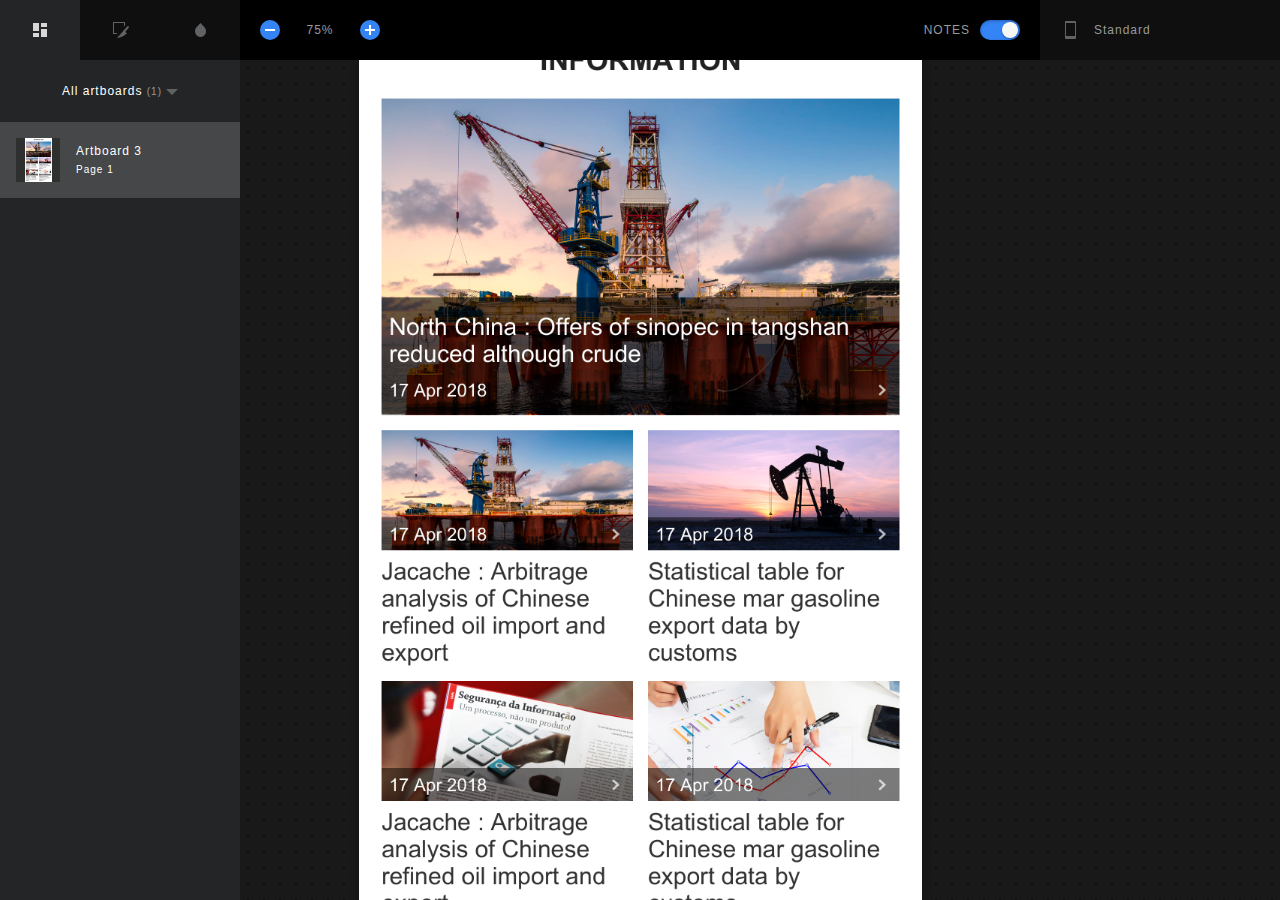
<file: INFORMATION/index.html>
<!DOCTYPE html>
<html lang="en">
  <head>
    <meta charset="utf-8">
    <meta http-equiv="X-UA-Compatible" content="IE=edge">
    <meta name="viewport" content="width=device-width, initial-scale=1">
    <title>Spec Export - Sketch Measure 2.4</title>
    <style type="text/css">
    /*! normalize.css v4.1.1 | MIT License | github.com/necolas/normalize.css */html{font-family:sans-serif;-ms-text-size-adjust:100%;-webkit-text-size-adjust:100%}body{margin:0}article,aside,details,figcaption,figure,footer,header,main,menu,nav,section,summary{display:block}audio,canvas,progress,video{display:inline-block}audio:not([controls]){display:none;height:0}progress{vertical-align:baseline}template,[hidden]{display:none}a{background-color:transparent;-webkit-text-decoration-skip:objects}a:active,a:hover{outline-width:0}abbr[title]{border-bottom:0;text-decoration:underline;text-decoration:underline dotted}b,strong{font-weight:inherit}b,strong{font-weight:bolder}dfn{font-style:italic}h1{font-size:2em;margin:.67em 0}mark{background-color:#ff0;color:#000}small{font-size:80%}sub,sup{font-size:75%;line-height:0;position:relative;vertical-align:baseline}sub{bottom:-0.25em}sup{top:-0.5em}img{border-style:none}svg:not(:root){overflow:hidden}code,kbd,pre,samp{font-family:monospace,monospace;font-size:1em}figure{margin:1em 40px}hr{box-sizing:content-box;height:0;overflow:visible}button,input,select,textarea{font:inherit;margin:0}optgroup{font-weight:bold}button,input{overflow:visible}button,select{text-transform:none}button,html [type="button"],[type="reset"],[type="submit"]{-webkit-appearance:button}button::-moz-focus-inner,[type="button"]::-moz-focus-inner,[type="reset"]::-moz-focus-inner,[type="submit"]::-moz-focus-inner{border-style:none;padding:0}button:-moz-focusring,[type="button"]:-moz-focusring,[type="reset"]:-moz-focusring,[type="submit"]:-moz-focusring{outline:1px dotted ButtonText}fieldset{border:1px solid silver;margin:0 2px;padding:.35em .625em .75em}legend{box-sizing:border-box;color:inherit;display:table;max-width:100%;padding:0;white-space:normal}textarea{overflow:auto}[type="checkbox"],[type="radio"]{box-sizing:border-box;padding:0}[type="number"]::-webkit-inner-spin-button,[type="number"]::-webkit-outer-spin-button{height:auto}[type="search"]{-webkit-appearance:textfield;outline-offset:-2px}[type="search"]::-webkit-search-cancel-button,[type="search"]::-webkit-search-decoration{-webkit-appearance:none}::-webkit-input-placeholder{color:inherit;opacity:.54}::-webkit-file-upload-button{-webkit-appearance:button;font:inherit}

*{box-sizing:border-box;}
::-webkit-scrollbar{width:8px;height:8px;background:#202123;border-radius:4px;}
::-webkit-scrollbar-thumb{border:1px solid rgba(255,255,255,.16);background-color:rgba(0,0,0,.64);border-radius:4px;}
::-webkit-scrollbar-corner,
::-webkit-resizer{background:#202123;}
html{width:100vw;height:100vh;overflow:hidden;}
body{-webkit-user-select:none;width:100vw;height:100vh;min-width:1024px;font-family:HelveticaNeue,Helvetica,Arial,sans-serif;font-size:12px;color:#989A9C;background:#191919;letter-spacing:1px;overflow:hidden;}
header{position:relative;height:60px;display:flex;align-items:center;z-index:215;background:#000;}
header .header-center,header .header-left,header .header-right{width:240px;height:60px;background:#0F0F0F;}
header .header-center{display:flex;flex:1;background:#000;}
header .header-center .show-notes,header .header-center .zoom-widget{padding:20px;width:160px;}
header .header-center h1{flex:1;}
header .header-center .show-notes{text-align:right;line-height:20px;}
header .header-center .show-notes .slidebox{margin-left:10px;}
header .header-left{display:flex;}
.zoom-widget{display:flex;}
.zoom-widget button{position:relative;display:block;width:20px;height:20px;border-radius:10px;border:0;background:#3484F5;cursor:pointer;}
.zoom-widget button:after,.zoom-widget button:before{position:absolute;top:9px;left:5px;content:"";display:block;width:10px;height:2px;background:#FFF;}
.zoom-widget button:after{top:5px;left:9px;width:2px;height:10px;}
.zoom-widget button:disabled{background:#222;cursor:default;}
.zoom-widget button:disabled:after,.zoom-widget button:disabled:before{background:#606264;}
.zoom-widget button.zoom-in:after{display:none;}
.zoom-widget .zoom-text{display:block;text-align:center;line-height:20px;flex:1;}
.unit-box{height:60px;}
.unit-box .overlay{content:"";position:absolute;top:60px;left:0;width:100vw;height:calc(100vh - 60px);display:none;background:rgba(0,0,0,.56);z-index:1;}
.unit-box:focus .overlay{display:block;}
.unit-box:focus{height:auto;outline:0;}
.unit-box h3,.unit-box p{position:relative;margin:0;padding:20px 20px 20px 54px;display:block;height:100%;line-height:20px;font-size:12px;font-weight:400;cursor:pointer;}
.unit-box h3,.unit-box:focus p{display:none;}
.unit-box h3:before,.unit-box p:before{position:absolute;top:18px;left:18px;content:"";display:block;width:24px;height:24px;background:url([data-uri]) no-repeat;background-size:24px 24px;}
.unit-box ul{position:absolute;margin:1px 0 0 240px;padding:0;list-style:none;background:#0F0F0F;width:240px;height:calc(100vh - 61px);overflow:auto;display:block;transition:all .15s ease;z-index:2;}
.unit-box:focus h3{color:#3A3A3A;display:block;}
.unit-box:focus ul{margin:1px 0 0;}
.unit-box .sub-title,.unit-box label{display:flex;padding:14px 20px;}
.unit-box label{cursor:pointer;}
.unit-box li:hover label{color:#FFF;}
.page-list label span,.unit-box label span{flex:1;}
.page-list input,.unit-box input{position:absolute;visibility:hidden;}
.page-list span:before,.unit-box span:before{float:right;display:block;content:"";width:16px;height:16px;}
.page-list input:checked+span:before,.page-list label:hover span:before,.unit-box input:checked+span:before,.unit-box label:hover span:before{background-image:url([data-uri]);background-size:50px 100px;}
.page-list label:hover span:before,.unit-box label:hover span:before{background-position:0 -50px;}
.page-list input:checked+span:before,.unit-box input:checked+span:before{background-position:0 0;}
.unit-box .sub-title{font-size:12px;background:#000;color:#3A3A3A;}
main{position:relative;height:calc(100vh - 60px);}
.inspector,.navbar{position:absolute;top:0;bottom:0;display:flex;width:240px;background:#232527;z-index:5;}
.inspector{transition:all .15s ease;right:-240px;display:block;}
.inspector.active{right:0;}
.navbar{left:-240px;width:240px;transition:all .15s ease;}
.navbar.on{left:0;}
.navbar nav{width:40px;background:#000204;}
.navbar section{flex:1;}
.tab{margin:0;padding:0;display:flex;width:100%;list-style:none;}
.tab li{display:flex;flex:1;height:60px;cursor:pointer;font-size:12px;justify-content:center;align-items:center;}
.tab li.current{background-color:#232527;}
.tab li:before{content:"";width:40px;height:40px;background:url([data-uri]) no-repeat -50px 0;background-size:100px 150px;overflow:hidden;}
.tab li.current:before{background-position-x:0;}
.tab li.icon-slices:before{background-position-y:-50px;}
.tab li.icon-colors:before{background-position-y:-100px;}
#inspector .code-item{display:none!important;}
#inspector .code-item textarea{padding: 16px;}
#inspector .code-item.select{display: block!important;}
#inspector .tab li{height:40px;}
#inspector .tab li:before{background-image:url([data-uri]);
}
#inspector .tab li.select{background-color:rgba(255,255,255,.05);}
#inspector .tab li.select:before{background-position-x: 0;}
#inspector .tab li.icon-android-panel:before {background-position-y: -50px;}
#inspector .tab li.icon-ios-panel:before {background-position-y: -100px;}
.screen-viewer{position:absolute;width:100vw;height:calc(100vh - 60px);background:#191919 url([data-uri]);background-size:16px 16px;overflow:auto;}
.screen-viewer,.screen-viewer .overlay{position:absolute;width:100vw;height:calc(100vh - 60px);background:#191919 url([data-uri]);background-size:16px 16px;overflow:auto;}
.screen-viewer .overlay{display:none;position:fixed;top:60px;left:0;background:transparent;overflow:hidden;z-index:2;cursor:none;}
.screen-viewer.moving-screen .overlay{display:block;}
.screen-viewer-inner{position:relative;margin:0 auto;}
.screen{margin:0 auto;position:absolute;left:50%;top:50%;background:#FFF;box-shadow:0 2px 10px 0 rgba(0,0,0,.2);transition:all .15s ease;}
.layer{position:absolute;cursor:pointer;}
.hover,.selected{border:1px solid #EE6723;}
.has-slice{border:1px dashed #EE6723;background:rgba(255,85,0,.32);}
.layer b,.layer i{position:absolute;width:5px;height:5px;background:#FFF;border:1px solid #EE6723;border-radius:50%;overflow:hidden;display:none;}
.layer b{width:3px;height:3px;background:#EE6723;}
.selected i{display:block;}
.distance.h div[data-width]:before,.distance.v div[data-height]:before,.selected:after,.selected:before{position:absolute;display:block;left:50%;top:-23px;transform:translateX(-50%);content:attr(data-width);font-size:12px;color:#FFF;height:12px;line-height:12px;padding:4px;background:#EE6723;border-radius:2px;z-index:1;}
.percentage-mode .distance.h div[data-width]:before,.percentage-mode .distance.v div[data-height]:before,.percentage-mode .selected:after,.percentage-mode .selected:before{content:attr(percentage-width);}
.selected.hidden:after,.selected.hidden:before{display:none;}
.distance.v div[data-height]:before,.selected:after{content:attr(data-height);left:auto;right:0;top:50%;transform:translateX(calc(100% + 3px)) translateY(-50%);}
.percentage-mode .distance.v div[data-height]:before,.percentage-mode .selected:after{content:attr(percentage-height);}
.layer .tl{top:-3px;left:-3px;}
.layer .tr{top:-3px;right:-3px;}
.layer .bl{bottom:-3px;left:-3px;}
.layer .br{bottom:-3px;right:-3px;}
.hover{border:1px solid #419bf9;}
.selected{border:1px solid #EE6723;}
.ruler{position:absolute;width:100%;height:100%;border:1px dashed #419bf9;}
.ruler.h{border-left:0;border-right:0;}
.ruler.v{border-top:0;border-bottom:0;}
.distance,.distance div,.distance div:before,.distance:after,.distance:before{position:absolute;}
.distance.v,.distance.v div{width:1px;}
.distance.h,.distance.h div{height:1px;}
.distance.v div{top:0;bottom:0;background:#EE6723;}
.distance.h div{left:0;right:0;background:#EE6723;}
.distance.v:after,.distance.v:before{content:"";top:0;left:-2px;width:5px;height:1px;background:#EE6723;}
.distance.h:after,.distance.h:before{content:"";top:-2px;left:0;width:1px;height:5px;background:#EE6723;}
.distance.v:after{top:auto;bottom:0;}
.distance.h:after{left:auto;right:0;}
.note{position:absolute;margin:-12px 0 0 -12px;width:24px;height:24px;background:#F5A623;border-radius:50%;border:2px solid #FFF;box-shadow:0 0 3px rgba(0,0,0,.24);}
.note:before{content:attr(data-index);font-size:12px;display:block;color:#FFF;text-align:center;width:100%;height:100%;line-height:20px;}
.note:hover{box-shadow:0 0 3px rgba(0,0,0,.64);}
.note div{position:absolute;top:50%;left:30px;border-radius:4px;padding:8px;background:#FFF;box-shadow:0 0 3px rgba(0,0,0,.5);-webkit-user-select:text;color:#222;transform:translateY(-50%);z-index:2;}
.note div:before{content:"";position:absolute;left:-7px;top:50%;width:8px;height:14px;background:url([data-uri]) no-repeat;background-size:8px 14px;transform:translateY(-50%);}
.slidebox{position:relative;width:40px;height:20px;display:inline-block;}
.slidebox input{visibility:hidden;}
.slidebox label{position:absolute;top:0;left:0;width:40px;height:20px;background:#898989;box-shadow:inset 0 1px 3px 0 rgba(0,0,0,.3);border-radius:10px;cursor:pointer;transition:all .2s ease;}
.slidebox label:after{position:absolute;content:"";top:2px;left:2px;width:16px;height:16px;background-image:linear-gradient(-180deg,#F8F9F6 0,#F5F5F5 100%);box-shadow:0 1px 2px 0 rgba(0,0,0,.3);border-radius:8px;transition:all .15s ease;}
.slidebox input[type=checkbox]:checked+label{background:#3484F5;}
.slidebox input[type=checkbox]:checked+label:after{left:22px;}
.inspector{overflow:auto;}
.inspector h2,.inspector h3{margin:0;padding:0;font-weight:400;}
.inspector h2{font-size:12px;line-height:24px;padding:12px 16px;text-align:center;}
.inspector h3{height:32px;font-size:12px;line-height:32px;padding:0 16px;background-image:linear-gradient(90deg,rgba(0,4,9,.32) 0,rgba(0,2,4,0) 100%);}
.inspector .context{padding:16px;}
.inspector .color,.inspector .item{display:flex;margin:0 0 8px;}
.inspector .item[data-label]:before{content:attr(data-label);display:block;width:70px;font-size:12px;height:24px;line-height:24px;}
.inspector .color:last-child,.inspector .item:last-child{margin:0;}
.inspector .item div,.inspector .item label{flex:1;}
.inspector .item label{padding:0 4px;}
.inspector .item label:first-child{padding:0 4px 0 0;}
.inspector .item label:last-child{padding:0 0 0 4px;}
.inspector .item label:only-child{padding:0;}
.inspector .item label[data-label]:after{content:attr(data-label);font-size:10px;text-align:center;display:block;margin:2px 0 0;}
.inspector input,.inspector textarea{padding:3px 4px;width:100%;background:rgba(255,255,255,.05);border-radius:2px;border:0;line-height:18px;height:24px;font-size:12px;color:#FFF;text-align:center;outline:0;resize:none;}
.inspector textarea{min-width:100%;height:auto;text-align:left;}
.context h4{font-size:12px;font-weight:400;position:0;margin:0 0 16px;color:#FFF;}
.context h4:before{margin:0 10px 0 0;display:inline-block;content:"";width:8px;height:8px;border-radius:1px;background:#3484F5;}
.context .colors{margin:0 0 8px;}
.context .colors:last-child,.context .items-group:last-child{margin:0;}
.context .items-group{margin:0 0 24px;}
.inspector .color{display:block;}
.inspector .color[data-name]:after{content:attr(data-name);font-size:10px;text-align:center;padding:0 0 0 24px;display:block;margin:2px 0 0;}
.inspector .color label,.inspector .color label em,.inspector .color label em i{position:absolute;display:block;width:24px;height:24px;padding:0;}
.inspector .color label em{position:relative;background-color:#fff;background-image:linear-gradient(45deg,#dddadc 25%,transparent 25%,transparent 75%,#dddadc 75%,#dddadc),linear-gradient(45deg,#dddadc 25%,transparent 25%,transparent 75%,#dddadc 75%,#dddadc);background-size:12px 12px;background-position:0 0,6px 6px;border-radius:2px 0 0 2px;overflow:hidden;}
.inspector .color label em i{position:relative;}
.inspector .item .color input{text-align:center;}
.inspector .color input{padding-left:32px;width:100%;text-align:left;}
.gradient .color label:before{position:absolute;top:12px;left:11px;content:"";width:2px;height:32px;background:#FFF;z-index:2;box-shadow:0 0 2px 1px rgba(0,0,0,.2);}
.gradient .color label:after{position:absolute;top:8px;left:8px;content:"";width:8px;height:8px;background:#FFF;z-index:3;border-radius:4px;box-shadow:0 0 2px 1px rgba(0,0,0,.2);}
.gradient .color[data-name] label:before{height:42px;}
.gradient .color:last-child label:before{display:none;}
.navbar section{position:relative;overflow:auto;}
.artboard-list,.asset-list,.color-list{margin:0;padding:0;list-style:none;}
.artboard-list li{padding:16px;display:flex;cursor:pointer;}
.artboard-list li:hover,.asset-list li:hover,.color-list li:hover{background:#191A1E;}
.artboard-list li.active{background:#454748;}
.preview-img{display:block;width:44px;height:44px;text-align:center;background:rgba(0,0,0,.32);}
.preview-img:before{content:' ';display:inline-block;vertical-align:middle;height:100%;}
.preview-img img{max-width:44px;max-height:44px;background:#FFF;vertical-align:middle;}
.pages-select{padding:24px;position:relative;}
.pages-select h3{margin:0;text-align:center;font-size:12px;font-weight:400;color:#FFF;cursor:pointer;}
.page-list em,.pages-select h3 em{font-style:normal;font-size:10px;color:#989A9C;}
.pages-select h3:after{content:"";margin:0 0 0 4px;width:12px;height:6px;display:inline-block;background:url([data-uri]) no-repeat;background-size:12px 6px;}
.pages-select .page-list{display:none;position:absolute;left:50%;transform:translateX(-50%);margin:-32px 0 0;padding:8px;border-radius:4px;list-style:none;width:180px;background:#0F0F0F;box-shadow:0 2px 10px 0 rgba(0,0,0,.8);}
.pages-select:focus{outline:0;}
.pages-select:focus .page-list{display:block;}
.pages-select .page-list label{padding:10px;cursor:pointer;}
.pages-select .page-list label,.pages-select .page-list span{display:block;}
.page-list span:before{position:absolute;right:8px;}
.exportable{margin:0;padding:0;list-style:none;background:#191A1E;border:1px solid #2D2F31;border-radius:4px;}
.exportable li{position:relative;padding:0 8px;height:32px;line-height:32px;border-bottom:1px solid #222;white-space:nowrap;text-overflow:ellipsis;}
.exportable li a{color:#FFF;text-decoration:none;outline:0;}
.exportable li:last-child{border:0;}
.exportable img{position:absolute;top:0;left:0;width:100%;height:100%;opacity:0;}
.asset-list li,.color-list li{padding:24px;display:flex;cursor:pointer;}
.color-list li{cursor:default;}
.asset-list li picture,.color-list li em{position:relative;display:block;text-align:center;width:32px;height:32px;background-color:#4A4A4A;background-image:linear-gradient(45deg,#000 25%,transparent 25%,transparent 75%,#000 75%,#000),linear-gradient(45deg,#000 25%,transparent 25%,transparent 75%,#000 75%,#000);background-size:8px 8px;background-position:0 0,4px 4px;border-radius:2px;}
.color-list li em{background-color:#fff;background-image:linear-gradient(45deg,#dddadc 25%,transparent 25%,transparent 75%,#dddadc 75%,#dddadc),linear-gradient(45deg,#dddadc 25%,transparent 25%,transparent 75%,#dddadc 75%,#dddadc);border-radius:50%;overflow:hidden;}
.color-list li em i{position:absolute;top:0;left:0;right:0;bottom:0;}
.artboard-list li div,.asset-list li div,.color-list li div{padding:0 0 0 16px;flex:1;}
.artboard-list li div{padding:6px 0 4px 16px;}
.asset-list li picture:before{content:"";display:inline-block;height:100%;vertical-align:middle;}
.asset-list li picture img{vertical-align:middle;max-width:28px;max-height:28px;}
.asset-list li picture:after{content:"";position:absolute;top:0;left:0;right:0;bottom:0;}
.artboard-list h3, .asset-list h3,.color-list h3{margin:0 0 4px;padding:0;color:#FFF;font-size:12px;font-weight:400;overflow:hidden;text-overflow:ellipsis;}
.artboard-list small, .asset-list small,.color-list small{font-size:10px;}
.artboard-list li.active small{color:#FFF;}
.empty{position:absolute;top:30%;left:0;right:0;transform:translateY(-50%);vertical-align:middle;text-align:center;}
.message{position:absolute;top:50%;left:50%;padding:10px 20px;max-width:320px;transform:translateX(-50%) translateY(-50%);text-align:center;border-radius:4px;background:rgba(0,0,0,.96);border: 1px solid rgba(255,255,255,.16);color:#FFF;box-shadow:0 2px 10px rgba(0,0,0,.32);z-index:9;display:none;}
.cursor{position:absolute;display:none;margin:-8px 0 0 -8px;top:50%;left:50%;width:16px;height:17px;background-size:16px 17px;background-image: url('[data-uri]');background-repeat:no-repeat;cursor:none;z-index:1;
}
.cursor.show{display:block;}
.cursor.moving{background-image: url('[data-uri]');}
    </style>
    <script type="text/javascript">
    <!--
    /*! jQuery v3.0.0 | (c) jQuery Foundation | jquery.org/license */
!function(a,b){"use strict";"object"==typeof module&&"object"==typeof module.exports?module.exports=a.document?b(a,!0):function(a){if(!a.document)throw new Error("jQuery requires a window with a document");return b(a)}:b(a)}("undefined"!=typeof window?window:this,function(a,b){"use strict";var c=[],d=a.document,e=Object.getPrototypeOf,f=c.slice,g=c.concat,h=c.push,i=c.indexOf,j={},k=j.toString,l=j.hasOwnProperty,m=l.toString,n=m.call(Object),o={};function p(a,b){b=b||d;var c=b.createElement("script");c.text=a,b.head.appendChild(c).parentNode.removeChild(c)}var q="3.0.0",r=function(a,b){return new r.fn.init(a,b)},s=/^[\s\uFEFF\xA0]+|[\s\uFEFF\xA0]+$/g,t=/^-ms-/,u=/-([a-z])/g,v=function(a,b){return b.toUpperCase()};r.fn=r.prototype={jquery:q,constructor:r,length:0,toArray:function(){return f.call(this)},get:function(a){return null!=a?0>a?this[a+this.length]:this[a]:f.call(this)},pushStack:function(a){var b=r.merge(this.constructor(),a);return b.prevObject=this,b},each:function(a){return r.each(this,a)},map:function(a){return this.pushStack(r.map(this,function(b,c){return a.call(b,c,b)}))},slice:function(){return this.pushStack(f.apply(this,arguments))},first:function(){return this.eq(0)},last:function(){return this.eq(-1)},eq:function(a){var b=this.length,c=+a+(0>a?b:0);return this.pushStack(c>=0&&b>c?[this[c]]:[])},end:function(){return this.prevObject||this.constructor()},push:h,sort:c.sort,splice:c.splice},r.extend=r.fn.extend=function(){var a,b,c,d,e,f,g=arguments[0]||{},h=1,i=arguments.length,j=!1;for("boolean"==typeof g&&(j=g,g=arguments[h]||{},h++),"object"==typeof g||r.isFunction(g)||(g={}),h===i&&(g=this,h--);i>h;h++)if(null!=(a=arguments[h]))for(b in a)c=g[b],d=a[b],g!==d&&(j&&d&&(r.isPlainObject(d)||(e=r.isArray(d)))?(e?(e=!1,f=c&&r.isArray(c)?c:[]):f=c&&r.isPlainObject(c)?c:{},g[b]=r.extend(j,f,d)):void 0!==d&&(g[b]=d));return g},r.extend({expando:"jQuery"+(q+Math.random()).replace(/\D/g,""),isReady:!0,error:function(a){throw new Error(a)},noop:function(){},isFunction:function(a){return"function"===r.type(a)},isArray:Array.isArray,isWindow:function(a){return null!=a&&a===a.window},isNumeric:function(a){var b=r.type(a);return("number"===b||"string"===b)&&!isNaN(a-parseFloat(a))},isPlainObject:function(a){var b,c;return a&&"[object Object]"===k.call(a)?(b=e(a))?(c=l.call(b,"constructor")&&b.constructor,"function"==typeof c&&m.call(c)===n):!0:!1},isEmptyObject:function(a){var b;for(b in a)return!1;return!0},type:function(a){return null==a?a+"":"object"==typeof a||"function"==typeof a?j[k.call(a)]||"object":typeof a},globalEval:function(a){p(a)},camelCase:function(a){return a.replace(t,"ms-").replace(u,v)},nodeName:function(a,b){return a.nodeName&&a.nodeName.toLowerCase()===b.toLowerCase()},each:function(a,b){var c,d=0;if(w(a)){for(c=a.length;c>d;d++)if(b.call(a[d],d,a[d])===!1)break}else for(d in a)if(b.call(a[d],d,a[d])===!1)break;return a},trim:function(a){return null==a?"":(a+"").replace(s,"")},makeArray:function(a,b){var c=b||[];return null!=a&&(w(Object(a))?r.merge(c,"string"==typeof a?[a]:a):h.call(c,a)),c},inArray:function(a,b,c){return null==b?-1:i.call(b,a,c)},merge:function(a,b){for(var c=+b.length,d=0,e=a.length;c>d;d++)a[e++]=b[d];return a.length=e,a},grep:function(a,b,c){for(var d,e=[],f=0,g=a.length,h=!c;g>f;f++)d=!b(a[f],f),d!==h&&e.push(a[f]);return e},map:function(a,b,c){var d,e,f=0,h=[];if(w(a))for(d=a.length;d>f;f++)e=b(a[f],f,c),null!=e&&h.push(e);else for(f in a)e=b(a[f],f,c),null!=e&&h.push(e);return g.apply([],h)},guid:1,proxy:function(a,b){var c,d,e;return"string"==typeof b&&(c=a[b],b=a,a=c),r.isFunction(a)?(d=f.call(arguments,2),e=function(){return a.apply(b||this,d.concat(f.call(arguments)))},e.guid=a.guid=a.guid||r.guid++,e):void 0},now:Date.now,support:o}),"function"==typeof Symbol&&(r.fn[Symbol.iterator]=c[Symbol.iterator]),r.each("Boolean Number String Function Array Date RegExp Object Error Symbol".split(" "),function(a,b){j["[object "+b+"]"]=b.toLowerCase()});function w(a){var b=!!a&&"length"in a&&a.length,c=r.type(a);return"function"===c||r.isWindow(a)?!1:"array"===c||0===b||"number"==typeof b&&b>0&&b-1 in a}var x=function(a){var b,c,d,e,f,g,h,i,j,k,l,m,n,o,p,q,r,s,t,u="sizzle"+1*new Date,v=a.document,w=0,x=0,y=ha(),z=ha(),A=ha(),B=function(a,b){return a===b&&(l=!0),0},C={}.hasOwnProperty,D=[],E=D.pop,F=D.push,G=D.push,H=D.slice,I=function(a,b){for(var c=0,d=a.length;d>c;c++)if(a[c]===b)return c;return-1},J="checked|selected|async|autofocus|autoplay|controls|defer|disabled|hidden|ismap|loop|multiple|open|readonly|required|scoped",K="[\\x20\\t\\r\\n\\f]",L="(?:\\\\.|[\\w-]|[^\x00-\\xa0])+",M="\\["+K+"*("+L+")(?:"+K+"*([*^$|!~]?=)"+K+"*(?:'((?:\\\\.|[^\\\\'])*)'|\"((?:\\\\.|[^\\\\\"])*)\"|("+L+"))|)"+K+"*\\]",N=":("+L+")(?:\\((('((?:\\\\.|[^\\\\'])*)'|\"((?:\\\\.|[^\\\\\"])*)\")|((?:\\\\.|[^\\\\()[\\]]|"+M+")*)|.*)\\)|)",O=new RegExp(K+"+","g"),P=new RegExp("^"+K+"+|((?:^|[^\\\\])(?:\\\\.)*)"+K+"+$","g"),Q=new RegExp("^"+K+"*,"+K+"*"),R=new RegExp("^"+K+"*([>+~]|"+K+")"+K+"*"),S=new RegExp("="+K+"*([^\\]'\"]*?)"+K+"*\\]","g"),T=new RegExp(N),U=new RegExp("^"+L+"$"),V={ID:new RegExp("^#("+L+")"),CLASS:new RegExp("^\\.("+L+")"),TAG:new RegExp("^("+L+"|[*])"),ATTR:new RegExp("^"+M),PSEUDO:new RegExp("^"+N),CHILD:new RegExp("^:(only|first|last|nth|nth-last)-(child|of-type)(?:\\("+K+"*(even|odd|(([+-]|)(\\d*)n|)"+K+"*(?:([+-]|)"+K+"*(\\d+)|))"+K+"*\\)|)","i"),bool:new RegExp("^(?:"+J+")$","i"),needsContext:new RegExp("^"+K+"*[>+~]|:(even|odd|eq|gt|lt|nth|first|last)(?:\\("+K+"*((?:-\\d)?\\d*)"+K+"*\\)|)(?=[^-]|$)","i")},W=/^(?:input|select|textarea|button)$/i,X=/^h\d$/i,Y=/^[^{]+\{\s*\[native \w/,Z=/^(?:#([\w-]+)|(\w+)|\.([\w-]+))$/,$=/[+~]/,_=new RegExp("\\\\([\\da-f]{1,6}"+K+"?|("+K+")|.)","ig"),aa=function(a,b,c){var d="0x"+b-65536;return d!==d||c?b:0>d?String.fromCharCode(d+65536):String.fromCharCode(d>>10|55296,1023&d|56320)},ba=/([\0-\x1f\x7f]|^-?\d)|^-$|[^\x80-\uFFFF\w-]/g,ca=function(a,b){return b?"\x00"===a?"\ufffd":a.slice(0,-1)+"\\"+a.charCodeAt(a.length-1).toString(16)+" ":"\\"+a},da=function(){m()},ea=ta(function(a){return a.disabled===!0},{dir:"parentNode",next:"legend"});try{G.apply(D=H.call(v.childNodes),v.childNodes),D[v.childNodes.length].nodeType}catch(fa){G={apply:D.length?function(a,b){F.apply(a,H.call(b))}:function(a,b){var c=a.length,d=0;while(a[c++]=b[d++]);a.length=c-1}}}function ga(a,b,d,e){var f,h,j,k,l,o,r,s=b&&b.ownerDocument,w=b?b.nodeType:9;if(d=d||[],"string"!=typeof a||!a||1!==w&&9!==w&&11!==w)return d;if(!e&&((b?b.ownerDocument||b:v)!==n&&m(b),b=b||n,p)){if(11!==w&&(l=Z.exec(a)))if(f=l[1]){if(9===w){if(!(j=b.getElementById(f)))return d;if(j.id===f)return d.push(j),d}else if(s&&(j=s.getElementById(f))&&t(b,j)&&j.id===f)return d.push(j),d}else{if(l[2])return G.apply(d,b.getElementsByTagName(a)),d;if((f=l[3])&&c.getElementsByClassName&&b.getElementsByClassName)return G.apply(d,b.getElementsByClassName(f)),d}if(c.qsa&&!A[a+" "]&&(!q||!q.test(a))){if(1!==w)s=b,r=a;else if("object"!==b.nodeName.toLowerCase()){(k=b.getAttribute("id"))?k=k.replace(ba,ca):b.setAttribute("id",k=u),o=g(a),h=o.length;while(h--)o[h]="#"+k+" "+sa(o[h]);r=o.join(","),s=$.test(a)&&qa(b.parentNode)||b}if(r)try{return G.apply(d,s.querySelectorAll(r)),d}catch(x){}finally{k===u&&b.removeAttribute("id")}}}return i(a.replace(P,"$1"),b,d,e)}function ha(){var a=[];function b(c,e){return a.push(c+" ")>d.cacheLength&&delete b[a.shift()],b[c+" "]=e}return b}function ia(a){return a[u]=!0,a}function ja(a){var b=n.createElement("fieldset");try{return!!a(b)}catch(c){return!1}finally{b.parentNode&&b.parentNode.removeChild(b),b=null}}function ka(a,b){var c=a.split("|"),e=c.length;while(e--)d.attrHandle[c[e]]=b}function la(a,b){var c=b&&a,d=c&&1===a.nodeType&&1===b.nodeType&&a.sourceIndex-b.sourceIndex;if(d)return d;if(c)while(c=c.nextSibling)if(c===b)return-1;return a?1:-1}function ma(a){return function(b){var c=b.nodeName.toLowerCase();return"input"===c&&b.type===a}}function na(a){return function(b){var c=b.nodeName.toLowerCase();return("input"===c||"button"===c)&&b.type===a}}function oa(a){return function(b){return"label"in b&&b.disabled===a||"form"in b&&b.disabled===a||"form"in b&&b.disabled===!1&&(b.isDisabled===a||b.isDisabled!==!a&&("label"in b||!ea(b))!==a)}}function pa(a){return ia(function(b){return b=+b,ia(function(c,d){var e,f=a([],c.length,b),g=f.length;while(g--)c[e=f[g]]&&(c[e]=!(d[e]=c[e]))})})}function qa(a){return a&&"undefined"!=typeof a.getElementsByTagName&&a}c=ga.support={},f=ga.isXML=function(a){var b=a&&(a.ownerDocument||a).documentElement;return b?"HTML"!==b.nodeName:!1},m=ga.setDocument=function(a){var b,e,g=a?a.ownerDocument||a:v;return g!==n&&9===g.nodeType&&g.documentElement?(n=g,o=n.documentElement,p=!f(n),v!==n&&(e=n.defaultView)&&e.top!==e&&(e.addEventListener?e.addEventListener("unload",da,!1):e.attachEvent&&e.attachEvent("onunload",da)),c.attributes=ja(function(a){return a.className="i",!a.getAttribute("className")}),c.getElementsByTagName=ja(function(a){return a.appendChild(n.createComment("")),!a.getElementsByTagName("*").length}),c.getElementsByClassName=Y.test(n.getElementsByClassName),c.getById=ja(function(a){return o.appendChild(a).id=u,!n.getElementsByName||!n.getElementsByName(u).length}),c.getById?(d.find.ID=function(a,b){if("undefined"!=typeof b.getElementById&&p){var c=b.getElementById(a);return c?[c]:[]}},d.filter.ID=function(a){var b=a.replace(_,aa);return function(a){return a.getAttribute("id")===b}}):(delete d.find.ID,d.filter.ID=function(a){var b=a.replace(_,aa);return function(a){var c="undefined"!=typeof a.getAttributeNode&&a.getAttributeNode("id");return c&&c.value===b}}),d.find.TAG=c.getElementsByTagName?function(a,b){return"undefined"!=typeof b.getElementsByTagName?b.getElementsByTagName(a):c.qsa?b.querySelectorAll(a):void 0}:function(a,b){var c,d=[],e=0,f=b.getElementsByTagName(a);if("*"===a){while(c=f[e++])1===c.nodeType&&d.push(c);return d}return f},d.find.CLASS=c.getElementsByClassName&&function(a,b){return"undefined"!=typeof b.getElementsByClassName&&p?b.getElementsByClassName(a):void 0},r=[],q=[],(c.qsa=Y.test(n.querySelectorAll))&&(ja(function(a){o.appendChild(a).innerHTML="<a id='"+u+"'></a><select id='"+u+"-\r\\' msallowcapture=''><option selected=''></option></select>",a.querySelectorAll("[msallowcapture^='']").length&&q.push("[*^$]="+K+"*(?:''|\"\")"),a.querySelectorAll("[selected]").length||q.push("\\["+K+"*(?:value|"+J+")"),a.querySelectorAll("[id~="+u+"-]").length||q.push("~="),a.querySelectorAll(":checked").length||q.push(":checked"),a.querySelectorAll("a#"+u+"+*").length||q.push(".#.+[+~]")}),ja(function(a){a.innerHTML="<a href='' disabled='disabled'></a><select disabled='disabled'><option/></select>";var b=n.createElement("input");b.setAttribute("type","hidden"),a.appendChild(b).setAttribute("name","D"),a.querySelectorAll("[name=d]").length&&q.push("name"+K+"*[*^$|!~]?="),2!==a.querySelectorAll(":enabled").length&&q.push(":enabled",":disabled"),o.appendChild(a).disabled=!0,2!==a.querySelectorAll(":disabled").length&&q.push(":enabled",":disabled"),a.querySelectorAll("*,:x"),q.push(",.*:")})),(c.matchesSelector=Y.test(s=o.matches||o.webkitMatchesSelector||o.mozMatchesSelector||o.oMatchesSelector||o.msMatchesSelector))&&ja(function(a){c.disconnectedMatch=s.call(a,"*"),s.call(a,"[s!='']:x"),r.push("!=",N)}),q=q.length&&new RegExp(q.join("|")),r=r.length&&new RegExp(r.join("|")),b=Y.test(o.compareDocumentPosition),t=b||Y.test(o.contains)?function(a,b){var c=9===a.nodeType?a.documentElement:a,d=b&&b.parentNode;return a===d||!(!d||1!==d.nodeType||!(c.contains?c.contains(d):a.compareDocumentPosition&&16&a.compareDocumentPosition(d)))}:function(a,b){if(b)while(b=b.parentNode)if(b===a)return!0;return!1},B=b?function(a,b){if(a===b)return l=!0,0;var d=!a.compareDocumentPosition-!b.compareDocumentPosition;return d?d:(d=(a.ownerDocument||a)===(b.ownerDocument||b)?a.compareDocumentPosition(b):1,1&d||!c.sortDetached&&b.compareDocumentPosition(a)===d?a===n||a.ownerDocument===v&&t(v,a)?-1:b===n||b.ownerDocument===v&&t(v,b)?1:k?I(k,a)-I(k,b):0:4&d?-1:1)}:function(a,b){if(a===b)return l=!0,0;var c,d=0,e=a.parentNode,f=b.parentNode,g=[a],h=[b];if(!e||!f)return a===n?-1:b===n?1:e?-1:f?1:k?I(k,a)-I(k,b):0;if(e===f)return la(a,b);c=a;while(c=c.parentNode)g.unshift(c);c=b;while(c=c.parentNode)h.unshift(c);while(g[d]===h[d])d++;return d?la(g[d],h[d]):g[d]===v?-1:h[d]===v?1:0},n):n},ga.matches=function(a,b){return ga(a,null,null,b)},ga.matchesSelector=function(a,b){if((a.ownerDocument||a)!==n&&m(a),b=b.replace(S,"='$1']"),c.matchesSelector&&p&&!A[b+" "]&&(!r||!r.test(b))&&(!q||!q.test(b)))try{var d=s.call(a,b);if(d||c.disconnectedMatch||a.document&&11!==a.document.nodeType)return d}catch(e){}return ga(b,n,null,[a]).length>0},ga.contains=function(a,b){return(a.ownerDocument||a)!==n&&m(a),t(a,b)},ga.attr=function(a,b){(a.ownerDocument||a)!==n&&m(a);var e=d.attrHandle[b.toLowerCase()],f=e&&C.call(d.attrHandle,b.toLowerCase())?e(a,b,!p):void 0;return void 0!==f?f:c.attributes||!p?a.getAttribute(b):(f=a.getAttributeNode(b))&&f.specified?f.value:null},ga.escape=function(a){return(a+"").replace(ba,ca)},ga.error=function(a){throw new Error("Syntax error, unrecognized expression: "+a)},ga.uniqueSort=function(a){var b,d=[],e=0,f=0;if(l=!c.detectDuplicates,k=!c.sortStable&&a.slice(0),a.sort(B),l){while(b=a[f++])b===a[f]&&(e=d.push(f));while(e--)a.splice(d[e],1)}return k=null,a},e=ga.getText=function(a){var b,c="",d=0,f=a.nodeType;if(f){if(1===f||9===f||11===f){if("string"==typeof a.textContent)return a.textContent;for(a=a.firstChild;a;a=a.nextSibling)c+=e(a)}else if(3===f||4===f)return a.nodeValue}else while(b=a[d++])c+=e(b);return c},d=ga.selectors={cacheLength:50,createPseudo:ia,match:V,attrHandle:{},find:{},relative:{">":{dir:"parentNode",first:!0}," ":{dir:"parentNode"},"+":{dir:"previousSibling",first:!0},"~":{dir:"previousSibling"}},preFilter:{ATTR:function(a){return a[1]=a[1].replace(_,aa),a[3]=(a[3]||a[4]||a[5]||"").replace(_,aa),"~="===a[2]&&(a[3]=" "+a[3]+" "),a.slice(0,4)},CHILD:function(a){return a[1]=a[1].toLowerCase(),"nth"===a[1].slice(0,3)?(a[3]||ga.error(a[0]),a[4]=+(a[4]?a[5]+(a[6]||1):2*("even"===a[3]||"odd"===a[3])),a[5]=+(a[7]+a[8]||"odd"===a[3])):a[3]&&ga.error(a[0]),a},PSEUDO:function(a){var b,c=!a[6]&&a[2];return V.CHILD.test(a[0])?null:(a[3]?a[2]=a[4]||a[5]||"":c&&T.test(c)&&(b=g(c,!0))&&(b=c.indexOf(")",c.length-b)-c.length)&&(a[0]=a[0].slice(0,b),a[2]=c.slice(0,b)),a.slice(0,3))}},filter:{TAG:function(a){var b=a.replace(_,aa).toLowerCase();return"*"===a?function(){return!0}:function(a){return a.nodeName&&a.nodeName.toLowerCase()===b}},CLASS:function(a){var b=y[a+" "];return b||(b=new RegExp("(^|"+K+")"+a+"("+K+"|$)"))&&y(a,function(a){return b.test("string"==typeof a.className&&a.className||"undefined"!=typeof a.getAttribute&&a.getAttribute("class")||"")})},ATTR:function(a,b,c){return function(d){var e=ga.attr(d,a);return null==e?"!="===b:b?(e+="","="===b?e===c:"!="===b?e!==c:"^="===b?c&&0===e.indexOf(c):"*="===b?c&&e.indexOf(c)>-1:"$="===b?c&&e.slice(-c.length)===c:"~="===b?(" "+e.replace(O," ")+" ").indexOf(c)>-1:"|="===b?e===c||e.slice(0,c.length+1)===c+"-":!1):!0}},CHILD:function(a,b,c,d,e){var f="nth"!==a.slice(0,3),g="last"!==a.slice(-4),h="of-type"===b;return 1===d&&0===e?function(a){return!!a.parentNode}:function(b,c,i){var j,k,l,m,n,o,p=f!==g?"nextSibling":"previousSibling",q=b.parentNode,r=h&&b.nodeName.toLowerCase(),s=!i&&!h,t=!1;if(q){if(f){while(p){m=b;while(m=m[p])if(h?m.nodeName.toLowerCase()===r:1===m.nodeType)return!1;o=p="only"===a&&!o&&"nextSibling"}return!0}if(o=[g?q.firstChild:q.lastChild],g&&s){m=q,l=m[u]||(m[u]={}),k=l[m.uniqueID]||(l[m.uniqueID]={}),j=k[a]||[],n=j[0]===w&&j[1],t=n&&j[2],m=n&&q.childNodes[n];while(m=++n&&m&&m[p]||(t=n=0)||o.pop())if(1===m.nodeType&&++t&&m===b){k[a]=[w,n,t];break}}else if(s&&(m=b,l=m[u]||(m[u]={}),k=l[m.uniqueID]||(l[m.uniqueID]={}),j=k[a]||[],n=j[0]===w&&j[1],t=n),t===!1)while(m=++n&&m&&m[p]||(t=n=0)||o.pop())if((h?m.nodeName.toLowerCase()===r:1===m.nodeType)&&++t&&(s&&(l=m[u]||(m[u]={}),k=l[m.uniqueID]||(l[m.uniqueID]={}),k[a]=[w,t]),m===b))break;return t-=e,t===d||t%d===0&&t/d>=0}}},PSEUDO:function(a,b){var c,e=d.pseudos[a]||d.setFilters[a.toLowerCase()]||ga.error("unsupported pseudo: "+a);return e[u]?e(b):e.length>1?(c=[a,a,"",b],d.setFilters.hasOwnProperty(a.toLowerCase())?ia(function(a,c){var d,f=e(a,b),g=f.length;while(g--)d=I(a,f[g]),a[d]=!(c[d]=f[g])}):function(a){return e(a,0,c)}):e}},pseudos:{not:ia(function(a){var b=[],c=[],d=h(a.replace(P,"$1"));return d[u]?ia(function(a,b,c,e){var f,g=d(a,null,e,[]),h=a.length;while(h--)(f=g[h])&&(a[h]=!(b[h]=f))}):function(a,e,f){return b[0]=a,d(b,null,f,c),b[0]=null,!c.pop()}}),has:ia(function(a){return function(b){return ga(a,b).length>0}}),contains:ia(function(a){return a=a.replace(_,aa),function(b){return(b.textContent||b.innerText||e(b)).indexOf(a)>-1}}),lang:ia(function(a){return U.test(a||"")||ga.error("unsupported lang: "+a),a=a.replace(_,aa).toLowerCase(),function(b){var c;do if(c=p?b.lang:b.getAttribute("xml:lang")||b.getAttribute("lang"))return c=c.toLowerCase(),c===a||0===c.indexOf(a+"-");while((b=b.parentNode)&&1===b.nodeType);return!1}}),target:function(b){var c=a.location&&a.location.hash;return c&&c.slice(1)===b.id},root:function(a){return a===o},focus:function(a){return a===n.activeElement&&(!n.hasFocus||n.hasFocus())&&!!(a.type||a.href||~a.tabIndex)},enabled:oa(!1),disabled:oa(!0),checked:function(a){var b=a.nodeName.toLowerCase();return"input"===b&&!!a.checked||"option"===b&&!!a.selected},selected:function(a){return a.parentNode&&a.parentNode.selectedIndex,a.selected===!0},empty:function(a){for(a=a.firstChild;a;a=a.nextSibling)if(a.nodeType<6)return!1;return!0},parent:function(a){return!d.pseudos.empty(a)},header:function(a){return X.test(a.nodeName)},input:function(a){return W.test(a.nodeName)},button:function(a){var b=a.nodeName.toLowerCase();return"input"===b&&"button"===a.type||"button"===b},text:function(a){var b;return"input"===a.nodeName.toLowerCase()&&"text"===a.type&&(null==(b=a.getAttribute("type"))||"text"===b.toLowerCase())},first:pa(function(){return[0]}),last:pa(function(a,b){return[b-1]}),eq:pa(function(a,b,c){return[0>c?c+b:c]}),even:pa(function(a,b){for(var c=0;b>c;c+=2)a.push(c);return a}),odd:pa(function(a,b){for(var c=1;b>c;c+=2)a.push(c);return a}),lt:pa(function(a,b,c){for(var d=0>c?c+b:c;--d>=0;)a.push(d);return a}),gt:pa(function(a,b,c){for(var d=0>c?c+b:c;++d<b;)a.push(d);return a})}},d.pseudos.nth=d.pseudos.eq;for(b in{radio:!0,checkbox:!0,file:!0,password:!0,image:!0})d.pseudos[b]=ma(b);for(b in{submit:!0,reset:!0})d.pseudos[b]=na(b);function ra(){}ra.prototype=d.filters=d.pseudos,d.setFilters=new ra,g=ga.tokenize=function(a,b){var c,e,f,g,h,i,j,k=z[a+" "];if(k)return b?0:k.slice(0);h=a,i=[],j=d.preFilter;while(h){c&&!(e=Q.exec(h))||(e&&(h=h.slice(e[0].length)||h),i.push(f=[])),c=!1,(e=R.exec(h))&&(c=e.shift(),f.push({value:c,type:e[0].replace(P," ")}),h=h.slice(c.length));for(g in d.filter)!(e=V[g].exec(h))||j[g]&&!(e=j[g](e))||(c=e.shift(),f.push({value:c,type:g,matches:e}),h=h.slice(c.length));if(!c)break}return b?h.length:h?ga.error(a):z(a,i).slice(0)};function sa(a){for(var b=0,c=a.length,d="";c>b;b++)d+=a[b].value;return d}function ta(a,b,c){var d=b.dir,e=b.next,f=e||d,g=c&&"parentNode"===f,h=x++;return b.first?function(b,c,e){while(b=b[d])if(1===b.nodeType||g)return a(b,c,e)}:function(b,c,i){var j,k,l,m=[w,h];if(i){while(b=b[d])if((1===b.nodeType||g)&&a(b,c,i))return!0}else while(b=b[d])if(1===b.nodeType||g)if(l=b[u]||(b[u]={}),k=l[b.uniqueID]||(l[b.uniqueID]={}),e&&e===b.nodeName.toLowerCase())b=b[d]||b;else{if((j=k[f])&&j[0]===w&&j[1]===h)return m[2]=j[2];if(k[f]=m,m[2]=a(b,c,i))return!0}}}function ua(a){return a.length>1?function(b,c,d){var e=a.length;while(e--)if(!a[e](b,c,d))return!1;return!0}:a[0]}function va(a,b,c){for(var d=0,e=b.length;e>d;d++)ga(a,b[d],c);return c}function wa(a,b,c,d,e){for(var f,g=[],h=0,i=a.length,j=null!=b;i>h;h++)(f=a[h])&&(c&&!c(f,d,e)||(g.push(f),j&&b.push(h)));return g}function xa(a,b,c,d,e,f){return d&&!d[u]&&(d=xa(d)),e&&!e[u]&&(e=xa(e,f)),ia(function(f,g,h,i){var j,k,l,m=[],n=[],o=g.length,p=f||va(b||"*",h.nodeType?[h]:h,[]),q=!a||!f&&b?p:wa(p,m,a,h,i),r=c?e||(f?a:o||d)?[]:g:q;if(c&&c(q,r,h,i),d){j=wa(r,n),d(j,[],h,i),k=j.length;while(k--)(l=j[k])&&(r[n[k]]=!(q[n[k]]=l))}if(f){if(e||a){if(e){j=[],k=r.length;while(k--)(l=r[k])&&j.push(q[k]=l);e(null,r=[],j,i)}k=r.length;while(k--)(l=r[k])&&(j=e?I(f,l):m[k])>-1&&(f[j]=!(g[j]=l))}}else r=wa(r===g?r.splice(o,r.length):r),e?e(null,g,r,i):G.apply(g,r)})}function ya(a){for(var b,c,e,f=a.length,g=d.relative[a[0].type],h=g||d.relative[" "],i=g?1:0,k=ta(function(a){return a===b},h,!0),l=ta(function(a){return I(b,a)>-1},h,!0),m=[function(a,c,d){var e=!g&&(d||c!==j)||((b=c).nodeType?k(a,c,d):l(a,c,d));return b=null,e}];f>i;i++)if(c=d.relative[a[i].type])m=[ta(ua(m),c)];else{if(c=d.filter[a[i].type].apply(null,a[i].matches),c[u]){for(e=++i;f>e;e++)if(d.relative[a[e].type])break;return xa(i>1&&ua(m),i>1&&sa(a.slice(0,i-1).concat({value:" "===a[i-2].type?"*":""})).replace(P,"$1"),c,e>i&&ya(a.slice(i,e)),f>e&&ya(a=a.slice(e)),f>e&&sa(a))}m.push(c)}return ua(m)}function za(a,b){var c=b.length>0,e=a.length>0,f=function(f,g,h,i,k){var l,o,q,r=0,s="0",t=f&&[],u=[],v=j,x=f||e&&d.find.TAG("*",k),y=w+=null==v?1:Math.random()||.1,z=x.length;for(k&&(j=g===n||g||k);s!==z&&null!=(l=x[s]);s++){if(e&&l){o=0,g||l.ownerDocument===n||(m(l),h=!p);while(q=a[o++])if(q(l,g||n,h)){i.push(l);break}k&&(w=y)}c&&((l=!q&&l)&&r--,f&&t.push(l))}if(r+=s,c&&s!==r){o=0;while(q=b[o++])q(t,u,g,h);if(f){if(r>0)while(s--)t[s]||u[s]||(u[s]=E.call(i));u=wa(u)}G.apply(i,u),k&&!f&&u.length>0&&r+b.length>1&&ga.uniqueSort(i)}return k&&(w=y,j=v),t};return c?ia(f):f}return h=ga.compile=function(a,b){var c,d=[],e=[],f=A[a+" "];if(!f){b||(b=g(a)),c=b.length;while(c--)f=ya(b[c]),f[u]?d.push(f):e.push(f);f=A(a,za(e,d)),f.selector=a}return f},i=ga.select=function(a,b,e,f){var i,j,k,l,m,n="function"==typeof a&&a,o=!f&&g(a=n.selector||a);if(e=e||[],1===o.length){if(j=o[0]=o[0].slice(0),j.length>2&&"ID"===(k=j[0]).type&&c.getById&&9===b.nodeType&&p&&d.relative[j[1].type]){if(b=(d.find.ID(k.matches[0].replace(_,aa),b)||[])[0],!b)return e;n&&(b=b.parentNode),a=a.slice(j.shift().value.length)}i=V.needsContext.test(a)?0:j.length;while(i--){if(k=j[i],d.relative[l=k.type])break;if((m=d.find[l])&&(f=m(k.matches[0].replace(_,aa),$.test(j[0].type)&&qa(b.parentNode)||b))){if(j.splice(i,1),a=f.length&&sa(j),!a)return G.apply(e,f),e;break}}}return(n||h(a,o))(f,b,!p,e,!b||$.test(a)&&qa(b.parentNode)||b),e},c.sortStable=u.split("").sort(B).join("")===u,c.detectDuplicates=!!l,m(),c.sortDetached=ja(function(a){return 1&a.compareDocumentPosition(n.createElement("fieldset"))}),ja(function(a){return a.innerHTML="<a href='#'></a>","#"===a.firstChild.getAttribute("href")})||ka("type|href|height|width",function(a,b,c){return c?void 0:a.getAttribute(b,"type"===b.toLowerCase()?1:2)}),c.attributes&&ja(function(a){return a.innerHTML="<input/>",a.firstChild.setAttribute("value",""),""===a.firstChild.getAttribute("value")})||ka("value",function(a,b,c){return c||"input"!==a.nodeName.toLowerCase()?void 0:a.defaultValue}),ja(function(a){return null==a.getAttribute("disabled")})||ka(J,function(a,b,c){var d;return c?void 0:a[b]===!0?b.toLowerCase():(d=a.getAttributeNode(b))&&d.specified?d.value:null}),ga}(a);r.find=x,r.expr=x.selectors,r.expr[":"]=r.expr.pseudos,r.uniqueSort=r.unique=x.uniqueSort,r.text=x.getText,r.isXMLDoc=x.isXML,r.contains=x.contains,r.escapeSelector=x.escape;var y=function(a,b,c){var d=[],e=void 0!==c;while((a=a[b])&&9!==a.nodeType)if(1===a.nodeType){if(e&&r(a).is(c))break;d.push(a)}return d},z=function(a,b){for(var c=[];a;a=a.nextSibling)1===a.nodeType&&a!==b&&c.push(a);return c},A=r.expr.match.needsContext,B=/^<([a-z][^\/\0>:\x20\t\r\n\f]*)[\x20\t\r\n\f]*\/?>(?:<\/\1>|)$/i,C=/^.[^:#\[\.,]*$/;function D(a,b,c){if(r.isFunction(b))return r.grep(a,function(a,d){return!!b.call(a,d,a)!==c});if(b.nodeType)return r.grep(a,function(a){return a===b!==c});if("string"==typeof b){if(C.test(b))return r.filter(b,a,c);b=r.filter(b,a)}return r.grep(a,function(a){return i.call(b,a)>-1!==c&&1===a.nodeType})}r.filter=function(a,b,c){var d=b[0];return c&&(a=":not("+a+")"),1===b.length&&1===d.nodeType?r.find.matchesSelector(d,a)?[d]:[]:r.find.matches(a,r.grep(b,function(a){return 1===a.nodeType}))},r.fn.extend({find:function(a){var b,c,d=this.length,e=this;if("string"!=typeof a)return this.pushStack(r(a).filter(function(){for(b=0;d>b;b++)if(r.contains(e[b],this))return!0}));for(c=this.pushStack([]),b=0;d>b;b++)r.find(a,e[b],c);return d>1?r.uniqueSort(c):c},filter:function(a){return this.pushStack(D(this,a||[],!1))},not:function(a){return this.pushStack(D(this,a||[],!0))},is:function(a){return!!D(this,"string"==typeof a&&A.test(a)?r(a):a||[],!1).length}});var E,F=/^(?:\s*(<[\w\W]+>)[^>]*|#([\w-]+))$/,G=r.fn.init=function(a,b,c){var e,f;if(!a)return this;if(c=c||E,"string"==typeof a){if(e="<"===a[0]&&">"===a[a.length-1]&&a.length>=3?[null,a,null]:F.exec(a),!e||!e[1]&&b)return!b||b.jquery?(b||c).find(a):this.constructor(b).find(a);if(e[1]){if(b=b instanceof r?b[0]:b,r.merge(this,r.parseHTML(e[1],b&&b.nodeType?b.ownerDocument||b:d,!0)),B.test(e[1])&&r.isPlainObject(b))for(e in b)r.isFunction(this[e])?this[e](b[e]):this.attr(e,b[e]);return this}return f=d.getElementById(e[2]),f&&(this[0]=f,this.length=1),this}return a.nodeType?(this[0]=a,this.length=1,this):r.isFunction(a)?void 0!==c.ready?c.ready(a):a(r):r.makeArray(a,this)};G.prototype=r.fn,E=r(d);var H=/^(?:parents|prev(?:Until|All))/,I={children:!0,contents:!0,next:!0,prev:!0};r.fn.extend({has:function(a){var b=r(a,this),c=b.length;return this.filter(function(){for(var a=0;c>a;a++)if(r.contains(this,b[a]))return!0})},closest:function(a,b){var c,d=0,e=this.length,f=[],g="string"!=typeof a&&r(a);if(!A.test(a))for(;e>d;d++)for(c=this[d];c&&c!==b;c=c.parentNode)if(c.nodeType<11&&(g?g.index(c)>-1:1===c.nodeType&&r.find.matchesSelector(c,a))){f.push(c);break}return this.pushStack(f.length>1?r.uniqueSort(f):f)},index:function(a){return a?"string"==typeof a?i.call(r(a),this[0]):i.call(this,a.jquery?a[0]:a):this[0]&&this[0].parentNode?this.first().prevAll().length:-1},add:function(a,b){return this.pushStack(r.uniqueSort(r.merge(this.get(),r(a,b))))},addBack:function(a){return this.add(null==a?this.prevObject:this.prevObject.filter(a))}});function J(a,b){while((a=a[b])&&1!==a.nodeType);return a}r.each({parent:function(a){var b=a.parentNode;return b&&11!==b.nodeType?b:null},parents:function(a){return y(a,"parentNode")},parentsUntil:function(a,b,c){return y(a,"parentNode",c)},next:function(a){return J(a,"nextSibling")},prev:function(a){return J(a,"previousSibling")},nextAll:function(a){return y(a,"nextSibling")},prevAll:function(a){return y(a,"previousSibling")},nextUntil:function(a,b,c){return y(a,"nextSibling",c)},prevUntil:function(a,b,c){return y(a,"previousSibling",c)},siblings:function(a){return z((a.parentNode||{}).firstChild,a)},children:function(a){return z(a.firstChild)},contents:function(a){return a.contentDocument||r.merge([],a.childNodes)}},function(a,b){r.fn[a]=function(c,d){var e=r.map(this,b,c);return"Until"!==a.slice(-5)&&(d=c),d&&"string"==typeof d&&(e=r.filter(d,e)),this.length>1&&(I[a]||r.uniqueSort(e),H.test(a)&&e.reverse()),this.pushStack(e)}});var K=/\S+/g;function L(a){var b={};return r.each(a.match(K)||[],function(a,c){b[c]=!0}),b}r.Callbacks=function(a){a="string"==typeof a?L(a):r.extend({},a);var b,c,d,e,f=[],g=[],h=-1,i=function(){for(e=a.once,d=b=!0;g.length;h=-1){c=g.shift();while(++h<f.length)f[h].apply(c[0],c[1])===!1&&a.stopOnFalse&&(h=f.length,c=!1)}a.memory||(c=!1),b=!1,e&&(f=c?[]:"")},j={add:function(){return f&&(c&&!b&&(h=f.length-1,g.push(c)),function d(b){r.each(b,function(b,c){r.isFunction(c)?a.unique&&j.has(c)||f.push(c):c&&c.length&&"string"!==r.type(c)&&d(c)})}(arguments),c&&!b&&i()),this},remove:function(){return r.each(arguments,function(a,b){var c;while((c=r.inArray(b,f,c))>-1)f.splice(c,1),h>=c&&h--}),this},has:function(a){return a?r.inArray(a,f)>-1:f.length>0},empty:function(){return f&&(f=[]),this},disable:function(){return e=g=[],f=c="",this},disabled:function(){return!f},lock:function(){return e=g=[],c||b||(f=c=""),this},locked:function(){return!!e},fireWith:function(a,c){return e||(c=c||[],c=[a,c.slice?c.slice():c],g.push(c),b||i()),this},fire:function(){return j.fireWith(this,arguments),this},fired:function(){return!!d}};return j};function M(a){return a}function N(a){throw a}function O(a,b,c){var d;try{a&&r.isFunction(d=a.promise)?d.call(a).done(b).fail(c):a&&r.isFunction(d=a.then)?d.call(a,b,c):b.call(void 0,a)}catch(a){c.call(void 0,a)}}r.extend({Deferred:function(b){var c=[["notify","progress",r.Callbacks("memory"),r.Callbacks("memory"),2],["resolve","done",r.Callbacks("once memory"),r.Callbacks("once memory"),0,"resolved"],["reject","fail",r.Callbacks("once memory"),r.Callbacks("once memory"),1,"rejected"]],d="pending",e={state:function(){return d},always:function(){return f.done(arguments).fail(arguments),this},"catch":function(a){return e.then(null,a)},pipe:function(){var a=arguments;return r.Deferred(function(b){r.each(c,function(c,d){var e=r.isFunction(a[d[4]])&&a[d[4]];f[d[1]](function(){var a=e&&e.apply(this,arguments);a&&r.isFunction(a.promise)?a.promise().progress(b.notify).done(b.resolve).fail(b.reject):b[d[0]+"With"](this,e?[a]:arguments)})}),a=null}).promise()},then:function(b,d,e){var f=0;function g(b,c,d,e){return function(){var h=this,i=arguments,j=function(){var a,j;if(!(f>b)){if(a=d.apply(h,i),a===c.promise())throw new TypeError("Thenable self-resolution");j=a&&("object"==typeof a||"function"==typeof a)&&a.then,r.isFunction(j)?e?j.call(a,g(f,c,M,e),g(f,c,N,e)):(f++,j.call(a,g(f,c,M,e),g(f,c,N,e),g(f,c,M,c.notifyWith))):(d!==M&&(h=void 0,i=[a]),(e||c.resolveWith)(h,i))}},k=e?j:function(){try{j()}catch(a){r.Deferred.exceptionHook&&r.Deferred.exceptionHook(a,k.stackTrace),b+1>=f&&(d!==N&&(h=void 0,i=[a]),c.rejectWith(h,i))}};b?k():(r.Deferred.getStackHook&&(k.stackTrace=r.Deferred.getStackHook()),a.setTimeout(k))}}return r.Deferred(function(a){c[0][3].add(g(0,a,r.isFunction(e)?e:M,a.notifyWith)),c[1][3].add(g(0,a,r.isFunction(b)?b:M)),c[2][3].add(g(0,a,r.isFunction(d)?d:N))}).promise()},promise:function(a){return null!=a?r.extend(a,e):e}},f={};return r.each(c,function(a,b){var g=b[2],h=b[5];e[b[1]]=g.add,h&&g.add(function(){d=h},c[3-a][2].disable,c[0][2].lock),g.add(b[3].fire),f[b[0]]=function(){return f[b[0]+"With"](this===f?void 0:this,arguments),this},f[b[0]+"With"]=g.fireWith}),e.promise(f),b&&b.call(f,f),f},when:function(a){var b=arguments.length,c=b,d=Array(c),e=f.call(arguments),g=r.Deferred(),h=function(a){return function(c){d[a]=this,e[a]=arguments.length>1?f.call(arguments):c,--b||g.resolveWith(d,e)}};if(1>=b&&(O(a,g.done(h(c)).resolve,g.reject),"pending"===g.state()||r.isFunction(e[c]&&e[c].then)))return g.then();while(c--)O(e[c],h(c),g.reject);return g.promise()}});var P=/^(Eval|Internal|Range|Reference|Syntax|Type|URI)Error$/;r.Deferred.exceptionHook=function(b,c){a.console&&a.console.warn&&b&&P.test(b.name)&&a.console.warn("jQuery.Deferred exception: "+b.message,b.stack,c)};var Q=r.Deferred();r.fn.ready=function(a){return Q.then(a),this},r.extend({isReady:!1,readyWait:1,holdReady:function(a){a?r.readyWait++:r.ready(!0)},ready:function(a){(a===!0?--r.readyWait:r.isReady)||(r.isReady=!0,a!==!0&&--r.readyWait>0||Q.resolveWith(d,[r]))}}),r.ready.then=Q.then;function R(){d.removeEventListener("DOMContentLoaded",R),a.removeEventListener("load",R),r.ready()}"complete"===d.readyState||"loading"!==d.readyState&&!d.documentElement.doScroll?a.setTimeout(r.ready):(d.addEventListener("DOMContentLoaded",R),a.addEventListener("load",R));var S=function(a,b,c,d,e,f,g){var h=0,i=a.length,j=null==c;if("object"===r.type(c)){e=!0;for(h in c)S(a,b,h,c[h],!0,f,g)}else if(void 0!==d&&(e=!0,r.isFunction(d)||(g=!0),j&&(g?(b.call(a,d),b=null):(j=b,b=function(a,b,c){
return j.call(r(a),c)})),b))for(;i>h;h++)b(a[h],c,g?d:d.call(a[h],h,b(a[h],c)));return e?a:j?b.call(a):i?b(a[0],c):f},T=function(a){return 1===a.nodeType||9===a.nodeType||!+a.nodeType};function U(){this.expando=r.expando+U.uid++}U.uid=1,U.prototype={cache:function(a){var b=a[this.expando];return b||(b={},T(a)&&(a.nodeType?a[this.expando]=b:Object.defineProperty(a,this.expando,{value:b,configurable:!0}))),b},set:function(a,b,c){var d,e=this.cache(a);if("string"==typeof b)e[r.camelCase(b)]=c;else for(d in b)e[r.camelCase(d)]=b[d];return e},get:function(a,b){return void 0===b?this.cache(a):a[this.expando]&&a[this.expando][r.camelCase(b)]},access:function(a,b,c){return void 0===b||b&&"string"==typeof b&&void 0===c?this.get(a,b):(this.set(a,b,c),void 0!==c?c:b)},remove:function(a,b){var c,d=a[this.expando];if(void 0!==d){if(void 0!==b){r.isArray(b)?b=b.map(r.camelCase):(b=r.camelCase(b),b=b in d?[b]:b.match(K)||[]),c=b.length;while(c--)delete d[b[c]]}(void 0===b||r.isEmptyObject(d))&&(a.nodeType?a[this.expando]=void 0:delete a[this.expando])}},hasData:function(a){var b=a[this.expando];return void 0!==b&&!r.isEmptyObject(b)}};var V=new U,W=new U,X=/^(?:\{[\w\W]*\}|\[[\w\W]*\])$/,Y=/[A-Z]/g;function Z(a,b,c){var d;if(void 0===c&&1===a.nodeType)if(d="data-"+b.replace(Y,"-$&").toLowerCase(),c=a.getAttribute(d),"string"==typeof c){try{c="true"===c?!0:"false"===c?!1:"null"===c?null:+c+""===c?+c:X.test(c)?JSON.parse(c):c}catch(e){}W.set(a,b,c)}else c=void 0;return c}r.extend({hasData:function(a){return W.hasData(a)||V.hasData(a)},data:function(a,b,c){return W.access(a,b,c)},removeData:function(a,b){W.remove(a,b)},_data:function(a,b,c){return V.access(a,b,c)},_removeData:function(a,b){V.remove(a,b)}}),r.fn.extend({data:function(a,b){var c,d,e,f=this[0],g=f&&f.attributes;if(void 0===a){if(this.length&&(e=W.get(f),1===f.nodeType&&!V.get(f,"hasDataAttrs"))){c=g.length;while(c--)g[c]&&(d=g[c].name,0===d.indexOf("data-")&&(d=r.camelCase(d.slice(5)),Z(f,d,e[d])));V.set(f,"hasDataAttrs",!0)}return e}return"object"==typeof a?this.each(function(){W.set(this,a)}):S(this,function(b){var c;if(f&&void 0===b){if(c=W.get(f,a),void 0!==c)return c;if(c=Z(f,a),void 0!==c)return c}else this.each(function(){W.set(this,a,b)})},null,b,arguments.length>1,null,!0)},removeData:function(a){return this.each(function(){W.remove(this,a)})}}),r.extend({queue:function(a,b,c){var d;return a?(b=(b||"fx")+"queue",d=V.get(a,b),c&&(!d||r.isArray(c)?d=V.access(a,b,r.makeArray(c)):d.push(c)),d||[]):void 0},dequeue:function(a,b){b=b||"fx";var c=r.queue(a,b),d=c.length,e=c.shift(),f=r._queueHooks(a,b),g=function(){r.dequeue(a,b)};"inprogress"===e&&(e=c.shift(),d--),e&&("fx"===b&&c.unshift("inprogress"),delete f.stop,e.call(a,g,f)),!d&&f&&f.empty.fire()},_queueHooks:function(a,b){var c=b+"queueHooks";return V.get(a,c)||V.access(a,c,{empty:r.Callbacks("once memory").add(function(){V.remove(a,[b+"queue",c])})})}}),r.fn.extend({queue:function(a,b){var c=2;return"string"!=typeof a&&(b=a,a="fx",c--),arguments.length<c?r.queue(this[0],a):void 0===b?this:this.each(function(){var c=r.queue(this,a,b);r._queueHooks(this,a),"fx"===a&&"inprogress"!==c[0]&&r.dequeue(this,a)})},dequeue:function(a){return this.each(function(){r.dequeue(this,a)})},clearQueue:function(a){return this.queue(a||"fx",[])},promise:function(a,b){var c,d=1,e=r.Deferred(),f=this,g=this.length,h=function(){--d||e.resolveWith(f,[f])};"string"!=typeof a&&(b=a,a=void 0),a=a||"fx";while(g--)c=V.get(f[g],a+"queueHooks"),c&&c.empty&&(d++,c.empty.add(h));return h(),e.promise(b)}});var $=/[+-]?(?:\d*\.|)\d+(?:[eE][+-]?\d+|)/.source,_=new RegExp("^(?:([+-])=|)("+$+")([a-z%]*)$","i"),aa=["Top","Right","Bottom","Left"],ba=function(a,b){return a=b||a,"none"===a.style.display||""===a.style.display&&r.contains(a.ownerDocument,a)&&"none"===r.css(a,"display")},ca=function(a,b,c,d){var e,f,g={};for(f in b)g[f]=a.style[f],a.style[f]=b[f];e=c.apply(a,d||[]);for(f in b)a.style[f]=g[f];return e};function da(a,b,c,d){var e,f=1,g=20,h=d?function(){return d.cur()}:function(){return r.css(a,b,"")},i=h(),j=c&&c[3]||(r.cssNumber[b]?"":"px"),k=(r.cssNumber[b]||"px"!==j&&+i)&&_.exec(r.css(a,b));if(k&&k[3]!==j){j=j||k[3],c=c||[],k=+i||1;do f=f||".5",k/=f,r.style(a,b,k+j);while(f!==(f=h()/i)&&1!==f&&--g)}return c&&(k=+k||+i||0,e=c[1]?k+(c[1]+1)*c[2]:+c[2],d&&(d.unit=j,d.start=k,d.end=e)),e}var ea={};function fa(a){var b,c=a.ownerDocument,d=a.nodeName,e=ea[d];return e?e:(b=c.body.appendChild(c.createElement(d)),e=r.css(b,"display"),b.parentNode.removeChild(b),"none"===e&&(e="block"),ea[d]=e,e)}function ga(a,b){for(var c,d,e=[],f=0,g=a.length;g>f;f++)d=a[f],d.style&&(c=d.style.display,b?("none"===c&&(e[f]=V.get(d,"display")||null,e[f]||(d.style.display="")),""===d.style.display&&ba(d)&&(e[f]=fa(d))):"none"!==c&&(e[f]="none",V.set(d,"display",c)));for(f=0;g>f;f++)null!=e[f]&&(a[f].style.display=e[f]);return a}r.fn.extend({show:function(){return ga(this,!0)},hide:function(){return ga(this)},toggle:function(a){return"boolean"==typeof a?a?this.show():this.hide():this.each(function(){ba(this)?r(this).show():r(this).hide()})}});var ha=/^(?:checkbox|radio)$/i,ia=/<([a-z][^\/\0>\x20\t\r\n\f]+)/i,ja=/^$|\/(?:java|ecma)script/i,ka={option:[1,"<select multiple='multiple'>","</select>"],thead:[1,"<table>","</table>"],col:[2,"<table><colgroup>","</colgroup></table>"],tr:[2,"<table><tbody>","</tbody></table>"],td:[3,"<table><tbody><tr>","</tr></tbody></table>"],_default:[0,"",""]};ka.optgroup=ka.option,ka.tbody=ka.tfoot=ka.colgroup=ka.caption=ka.thead,ka.th=ka.td;function la(a,b){var c="undefined"!=typeof a.getElementsByTagName?a.getElementsByTagName(b||"*"):"undefined"!=typeof a.querySelectorAll?a.querySelectorAll(b||"*"):[];return void 0===b||b&&r.nodeName(a,b)?r.merge([a],c):c}function ma(a,b){for(var c=0,d=a.length;d>c;c++)V.set(a[c],"globalEval",!b||V.get(b[c],"globalEval"))}var na=/<|&#?\w+;/;function oa(a,b,c,d,e){for(var f,g,h,i,j,k,l=b.createDocumentFragment(),m=[],n=0,o=a.length;o>n;n++)if(f=a[n],f||0===f)if("object"===r.type(f))r.merge(m,f.nodeType?[f]:f);else if(na.test(f)){g=g||l.appendChild(b.createElement("div")),h=(ia.exec(f)||["",""])[1].toLowerCase(),i=ka[h]||ka._default,g.innerHTML=i[1]+r.htmlPrefilter(f)+i[2],k=i[0];while(k--)g=g.lastChild;r.merge(m,g.childNodes),g=l.firstChild,g.textContent=""}else m.push(b.createTextNode(f));l.textContent="",n=0;while(f=m[n++])if(d&&r.inArray(f,d)>-1)e&&e.push(f);else if(j=r.contains(f.ownerDocument,f),g=la(l.appendChild(f),"script"),j&&ma(g),c){k=0;while(f=g[k++])ja.test(f.type||"")&&c.push(f)}return l}!function(){var a=d.createDocumentFragment(),b=a.appendChild(d.createElement("div")),c=d.createElement("input");c.setAttribute("type","radio"),c.setAttribute("checked","checked"),c.setAttribute("name","t"),b.appendChild(c),o.checkClone=b.cloneNode(!0).cloneNode(!0).lastChild.checked,b.innerHTML="<textarea>x</textarea>",o.noCloneChecked=!!b.cloneNode(!0).lastChild.defaultValue}();var pa=d.documentElement,qa=/^key/,ra=/^(?:mouse|pointer|contextmenu|drag|drop)|click/,sa=/^([^.]*)(?:\.(.+)|)/;function ta(){return!0}function ua(){return!1}function va(){try{return d.activeElement}catch(a){}}function wa(a,b,c,d,e,f){var g,h;if("object"==typeof b){"string"!=typeof c&&(d=d||c,c=void 0);for(h in b)wa(a,h,c,d,b[h],f);return a}if(null==d&&null==e?(e=c,d=c=void 0):null==e&&("string"==typeof c?(e=d,d=void 0):(e=d,d=c,c=void 0)),e===!1)e=ua;else if(!e)return a;return 1===f&&(g=e,e=function(a){return r().off(a),g.apply(this,arguments)},e.guid=g.guid||(g.guid=r.guid++)),a.each(function(){r.event.add(this,b,e,d,c)})}r.event={global:{},add:function(a,b,c,d,e){var f,g,h,i,j,k,l,m,n,o,p,q=V.get(a);if(q){c.handler&&(f=c,c=f.handler,e=f.selector),e&&r.find.matchesSelector(pa,e),c.guid||(c.guid=r.guid++),(i=q.events)||(i=q.events={}),(g=q.handle)||(g=q.handle=function(b){return"undefined"!=typeof r&&r.event.triggered!==b.type?r.event.dispatch.apply(a,arguments):void 0}),b=(b||"").match(K)||[""],j=b.length;while(j--)h=sa.exec(b[j])||[],n=p=h[1],o=(h[2]||"").split(".").sort(),n&&(l=r.event.special[n]||{},n=(e?l.delegateType:l.bindType)||n,l=r.event.special[n]||{},k=r.extend({type:n,origType:p,data:d,handler:c,guid:c.guid,selector:e,needsContext:e&&r.expr.match.needsContext.test(e),namespace:o.join(".")},f),(m=i[n])||(m=i[n]=[],m.delegateCount=0,l.setup&&l.setup.call(a,d,o,g)!==!1||a.addEventListener&&a.addEventListener(n,g)),l.add&&(l.add.call(a,k),k.handler.guid||(k.handler.guid=c.guid)),e?m.splice(m.delegateCount++,0,k):m.push(k),r.event.global[n]=!0)}},remove:function(a,b,c,d,e){var f,g,h,i,j,k,l,m,n,o,p,q=V.hasData(a)&&V.get(a);if(q&&(i=q.events)){b=(b||"").match(K)||[""],j=b.length;while(j--)if(h=sa.exec(b[j])||[],n=p=h[1],o=(h[2]||"").split(".").sort(),n){l=r.event.special[n]||{},n=(d?l.delegateType:l.bindType)||n,m=i[n]||[],h=h[2]&&new RegExp("(^|\\.)"+o.join("\\.(?:.*\\.|)")+"(\\.|$)"),g=f=m.length;while(f--)k=m[f],!e&&p!==k.origType||c&&c.guid!==k.guid||h&&!h.test(k.namespace)||d&&d!==k.selector&&("**"!==d||!k.selector)||(m.splice(f,1),k.selector&&m.delegateCount--,l.remove&&l.remove.call(a,k));g&&!m.length&&(l.teardown&&l.teardown.call(a,o,q.handle)!==!1||r.removeEvent(a,n,q.handle),delete i[n])}else for(n in i)r.event.remove(a,n+b[j],c,d,!0);r.isEmptyObject(i)&&V.remove(a,"handle events")}},dispatch:function(a){var b=r.event.fix(a),c,d,e,f,g,h,i=new Array(arguments.length),j=(V.get(this,"events")||{})[b.type]||[],k=r.event.special[b.type]||{};for(i[0]=b,c=1;c<arguments.length;c++)i[c]=arguments[c];if(b.delegateTarget=this,!k.preDispatch||k.preDispatch.call(this,b)!==!1){h=r.event.handlers.call(this,b,j),c=0;while((f=h[c++])&&!b.isPropagationStopped()){b.currentTarget=f.elem,d=0;while((g=f.handlers[d++])&&!b.isImmediatePropagationStopped())b.rnamespace&&!b.rnamespace.test(g.namespace)||(b.handleObj=g,b.data=g.data,e=((r.event.special[g.origType]||{}).handle||g.handler).apply(f.elem,i),void 0!==e&&(b.result=e)===!1&&(b.preventDefault(),b.stopPropagation()))}return k.postDispatch&&k.postDispatch.call(this,b),b.result}},handlers:function(a,b){var c,d,e,f,g=[],h=b.delegateCount,i=a.target;if(h&&i.nodeType&&("click"!==a.type||isNaN(a.button)||a.button<1))for(;i!==this;i=i.parentNode||this)if(1===i.nodeType&&(i.disabled!==!0||"click"!==a.type)){for(d=[],c=0;h>c;c++)f=b[c],e=f.selector+" ",void 0===d[e]&&(d[e]=f.needsContext?r(e,this).index(i)>-1:r.find(e,this,null,[i]).length),d[e]&&d.push(f);d.length&&g.push({elem:i,handlers:d})}return h<b.length&&g.push({elem:this,handlers:b.slice(h)}),g},addProp:function(a,b){Object.defineProperty(r.Event.prototype,a,{enumerable:!0,configurable:!0,get:r.isFunction(b)?function(){return this.originalEvent?b(this.originalEvent):void 0}:function(){return this.originalEvent?this.originalEvent[a]:void 0},set:function(b){Object.defineProperty(this,a,{enumerable:!0,configurable:!0,writable:!0,value:b})}})},fix:function(a){return a[r.expando]?a:new r.Event(a)},special:{load:{noBubble:!0},focus:{trigger:function(){return this!==va()&&this.focus?(this.focus(),!1):void 0},delegateType:"focusin"},blur:{trigger:function(){return this===va()&&this.blur?(this.blur(),!1):void 0},delegateType:"focusout"},click:{trigger:function(){return"checkbox"===this.type&&this.click&&r.nodeName(this,"input")?(this.click(),!1):void 0},_default:function(a){return r.nodeName(a.target,"a")}},beforeunload:{postDispatch:function(a){void 0!==a.result&&a.originalEvent&&(a.originalEvent.returnValue=a.result)}}}},r.removeEvent=function(a,b,c){a.removeEventListener&&a.removeEventListener(b,c)},r.Event=function(a,b){return this instanceof r.Event?(a&&a.type?(this.originalEvent=a,this.type=a.type,this.isDefaultPrevented=a.defaultPrevented||void 0===a.defaultPrevented&&a.returnValue===!1?ta:ua,this.target=a.target&&3===a.target.nodeType?a.target.parentNode:a.target,this.currentTarget=a.currentTarget,this.relatedTarget=a.relatedTarget):this.type=a,b&&r.extend(this,b),this.timeStamp=a&&a.timeStamp||r.now(),void(this[r.expando]=!0)):new r.Event(a,b)},r.Event.prototype={constructor:r.Event,isDefaultPrevented:ua,isPropagationStopped:ua,isImmediatePropagationStopped:ua,isSimulated:!1,preventDefault:function(){var a=this.originalEvent;this.isDefaultPrevented=ta,a&&!this.isSimulated&&a.preventDefault()},stopPropagation:function(){var a=this.originalEvent;this.isPropagationStopped=ta,a&&!this.isSimulated&&a.stopPropagation()},stopImmediatePropagation:function(){var a=this.originalEvent;this.isImmediatePropagationStopped=ta,a&&!this.isSimulated&&a.stopImmediatePropagation(),this.stopPropagation()}},r.each({altKey:!0,bubbles:!0,cancelable:!0,changedTouches:!0,ctrlKey:!0,detail:!0,eventPhase:!0,metaKey:!0,pageX:!0,pageY:!0,shiftKey:!0,view:!0,"char":!0,charCode:!0,key:!0,keyCode:!0,button:!0,buttons:!0,clientX:!0,clientY:!0,offsetX:!0,offsetY:!0,pointerId:!0,pointerType:!0,screenX:!0,screenY:!0,targetTouches:!0,toElement:!0,touches:!0,which:function(a){var b=a.button;return null==a.which&&qa.test(a.type)?null!=a.charCode?a.charCode:a.keyCode:!a.which&&void 0!==b&&ra.test(a.type)?1&b?1:2&b?3:4&b?2:0:a.which}},r.event.addProp),r.each({mouseenter:"mouseover",mouseleave:"mouseout",pointerenter:"pointerover",pointerleave:"pointerout"},function(a,b){r.event.special[a]={delegateType:b,bindType:b,handle:function(a){var c,d=this,e=a.relatedTarget,f=a.handleObj;return e&&(e===d||r.contains(d,e))||(a.type=f.origType,c=f.handler.apply(this,arguments),a.type=b),c}}}),r.fn.extend({on:function(a,b,c,d){return wa(this,a,b,c,d)},one:function(a,b,c,d){return wa(this,a,b,c,d,1)},off:function(a,b,c){var d,e;if(a&&a.preventDefault&&a.handleObj)return d=a.handleObj,r(a.delegateTarget).off(d.namespace?d.origType+"."+d.namespace:d.origType,d.selector,d.handler),this;if("object"==typeof a){for(e in a)this.off(e,b,a[e]);return this}return b!==!1&&"function"!=typeof b||(c=b,b=void 0),c===!1&&(c=ua),this.each(function(){r.event.remove(this,a,c,b)})}});var xa=/<(?!area|br|col|embed|hr|img|input|link|meta|param)(([a-z][^\/\0>\x20\t\r\n\f]*)[^>]*)\/>/gi,ya=/<script|<style|<link/i,za=/checked\s*(?:[^=]|=\s*.checked.)/i,Aa=/^true\/(.*)/,Ba=/^\s*<!(?:\[CDATA\[|--)|(?:\]\]|--)>\s*$/g;function Ca(a,b){return r.nodeName(a,"table")&&r.nodeName(11!==b.nodeType?b:b.firstChild,"tr")?a.getElementsByTagName("tbody")[0]||a:a}function Da(a){return a.type=(null!==a.getAttribute("type"))+"/"+a.type,a}function Ea(a){var b=Aa.exec(a.type);return b?a.type=b[1]:a.removeAttribute("type"),a}function Fa(a,b){var c,d,e,f,g,h,i,j;if(1===b.nodeType){if(V.hasData(a)&&(f=V.access(a),g=V.set(b,f),j=f.events)){delete g.handle,g.events={};for(e in j)for(c=0,d=j[e].length;d>c;c++)r.event.add(b,e,j[e][c])}W.hasData(a)&&(h=W.access(a),i=r.extend({},h),W.set(b,i))}}function Ga(a,b){var c=b.nodeName.toLowerCase();"input"===c&&ha.test(a.type)?b.checked=a.checked:"input"!==c&&"textarea"!==c||(b.defaultValue=a.defaultValue)}function Ha(a,b,c,d){b=g.apply([],b);var e,f,h,i,j,k,l=0,m=a.length,n=m-1,q=b[0],s=r.isFunction(q);if(s||m>1&&"string"==typeof q&&!o.checkClone&&za.test(q))return a.each(function(e){var f=a.eq(e);s&&(b[0]=q.call(this,e,f.html())),Ha(f,b,c,d)});if(m&&(e=oa(b,a[0].ownerDocument,!1,a,d),f=e.firstChild,1===e.childNodes.length&&(e=f),f||d)){for(h=r.map(la(e,"script"),Da),i=h.length;m>l;l++)j=e,l!==n&&(j=r.clone(j,!0,!0),i&&r.merge(h,la(j,"script"))),c.call(a[l],j,l);if(i)for(k=h[h.length-1].ownerDocument,r.map(h,Ea),l=0;i>l;l++)j=h[l],ja.test(j.type||"")&&!V.access(j,"globalEval")&&r.contains(k,j)&&(j.src?r._evalUrl&&r._evalUrl(j.src):p(j.textContent.replace(Ba,""),k))}return a}function Ia(a,b,c){for(var d,e=b?r.filter(b,a):a,f=0;null!=(d=e[f]);f++)c||1!==d.nodeType||r.cleanData(la(d)),d.parentNode&&(c&&r.contains(d.ownerDocument,d)&&ma(la(d,"script")),d.parentNode.removeChild(d));return a}r.extend({htmlPrefilter:function(a){return a.replace(xa,"<$1></$2>")},clone:function(a,b,c){var d,e,f,g,h=a.cloneNode(!0),i=r.contains(a.ownerDocument,a);if(!(o.noCloneChecked||1!==a.nodeType&&11!==a.nodeType||r.isXMLDoc(a)))for(g=la(h),f=la(a),d=0,e=f.length;e>d;d++)Ga(f[d],g[d]);if(b)if(c)for(f=f||la(a),g=g||la(h),d=0,e=f.length;e>d;d++)Fa(f[d],g[d]);else Fa(a,h);return g=la(h,"script"),g.length>0&&ma(g,!i&&la(a,"script")),h},cleanData:function(a){for(var b,c,d,e=r.event.special,f=0;void 0!==(c=a[f]);f++)if(T(c)){if(b=c[V.expando]){if(b.events)for(d in b.events)e[d]?r.event.remove(c,d):r.removeEvent(c,d,b.handle);c[V.expando]=void 0}c[W.expando]&&(c[W.expando]=void 0)}}}),r.fn.extend({detach:function(a){return Ia(this,a,!0)},remove:function(a){return Ia(this,a)},text:function(a){return S(this,function(a){return void 0===a?r.text(this):this.empty().each(function(){1!==this.nodeType&&11!==this.nodeType&&9!==this.nodeType||(this.textContent=a)})},null,a,arguments.length)},append:function(){return Ha(this,arguments,function(a){if(1===this.nodeType||11===this.nodeType||9===this.nodeType){var b=Ca(this,a);b.appendChild(a)}})},prepend:function(){return Ha(this,arguments,function(a){if(1===this.nodeType||11===this.nodeType||9===this.nodeType){var b=Ca(this,a);b.insertBefore(a,b.firstChild)}})},before:function(){return Ha(this,arguments,function(a){this.parentNode&&this.parentNode.insertBefore(a,this)})},after:function(){return Ha(this,arguments,function(a){this.parentNode&&this.parentNode.insertBefore(a,this.nextSibling)})},empty:function(){for(var a,b=0;null!=(a=this[b]);b++)1===a.nodeType&&(r.cleanData(la(a,!1)),a.textContent="");return this},clone:function(a,b){return a=null==a?!1:a,b=null==b?a:b,this.map(function(){return r.clone(this,a,b)})},html:function(a){return S(this,function(a){var b=this[0]||{},c=0,d=this.length;if(void 0===a&&1===b.nodeType)return b.innerHTML;if("string"==typeof a&&!ya.test(a)&&!ka[(ia.exec(a)||["",""])[1].toLowerCase()]){a=r.htmlPrefilter(a);try{for(;d>c;c++)b=this[c]||{},1===b.nodeType&&(r.cleanData(la(b,!1)),b.innerHTML=a);b=0}catch(e){}}b&&this.empty().append(a)},null,a,arguments.length)},replaceWith:function(){var a=[];return Ha(this,arguments,function(b){var c=this.parentNode;r.inArray(this,a)<0&&(r.cleanData(la(this)),c&&c.replaceChild(b,this))},a)}}),r.each({appendTo:"append",prependTo:"prepend",insertBefore:"before",insertAfter:"after",replaceAll:"replaceWith"},function(a,b){r.fn[a]=function(a){for(var c,d=[],e=r(a),f=e.length-1,g=0;f>=g;g++)c=g===f?this:this.clone(!0),r(e[g])[b](c),h.apply(d,c.get());return this.pushStack(d)}});var Ja=/^margin/,Ka=new RegExp("^("+$+")(?!px)[a-z%]+$","i"),La=function(b){var c=b.ownerDocument.defaultView;return c&&c.opener||(c=a),c.getComputedStyle(b)};!function(){function b(){if(i){i.style.cssText="box-sizing:border-box;position:relative;display:block;margin:auto;border:1px;padding:1px;top:1%;width:50%",i.innerHTML="",pa.appendChild(h);var b=a.getComputedStyle(i);c="1%"!==b.top,g="2px"===b.marginLeft,e="4px"===b.width,i.style.marginRight="50%",f="4px"===b.marginRight,pa.removeChild(h),i=null}}var c,e,f,g,h=d.createElement("div"),i=d.createElement("div");i.style&&(i.style.backgroundClip="content-box",i.cloneNode(!0).style.backgroundClip="",o.clearCloneStyle="content-box"===i.style.backgroundClip,h.style.cssText="border:0;width:8px;height:0;top:0;left:-9999px;padding:0;margin-top:1px;position:absolute",h.appendChild(i),r.extend(o,{pixelPosition:function(){return b(),c},boxSizingReliable:function(){return b(),e},pixelMarginRight:function(){return b(),f},reliableMarginLeft:function(){return b(),g}}))}();function Ma(a,b,c){var d,e,f,g,h=a.style;return c=c||La(a),c&&(g=c.getPropertyValue(b)||c[b],""!==g||r.contains(a.ownerDocument,a)||(g=r.style(a,b)),!o.pixelMarginRight()&&Ka.test(g)&&Ja.test(b)&&(d=h.width,e=h.minWidth,f=h.maxWidth,h.minWidth=h.maxWidth=h.width=g,g=c.width,h.width=d,h.minWidth=e,h.maxWidth=f)),void 0!==g?g+"":g}function Na(a,b){return{get:function(){return a()?void delete this.get:(this.get=b).apply(this,arguments)}}}var Oa=/^(none|table(?!-c[ea]).+)/,Pa={position:"absolute",visibility:"hidden",display:"block"},Qa={letterSpacing:"0",fontWeight:"400"},Ra=["Webkit","Moz","ms"],Sa=d.createElement("div").style;function Ta(a){if(a in Sa)return a;var b=a[0].toUpperCase()+a.slice(1),c=Ra.length;while(c--)if(a=Ra[c]+b,a in Sa)return a}function Ua(a,b,c){var d=_.exec(b);return d?Math.max(0,d[2]-(c||0))+(d[3]||"px"):b}function Va(a,b,c,d,e){for(var f=c===(d?"border":"content")?4:"width"===b?1:0,g=0;4>f;f+=2)"margin"===c&&(g+=r.css(a,c+aa[f],!0,e)),d?("content"===c&&(g-=r.css(a,"padding"+aa[f],!0,e)),"margin"!==c&&(g-=r.css(a,"border"+aa[f]+"Width",!0,e))):(g+=r.css(a,"padding"+aa[f],!0,e),"padding"!==c&&(g+=r.css(a,"border"+aa[f]+"Width",!0,e)));return g}function Wa(a,b,c){var d,e=!0,f=La(a),g="border-box"===r.css(a,"boxSizing",!1,f);if(a.getClientRects().length&&(d=a.getBoundingClientRect()[b]),0>=d||null==d){if(d=Ma(a,b,f),(0>d||null==d)&&(d=a.style[b]),Ka.test(d))return d;e=g&&(o.boxSizingReliable()||d===a.style[b]),d=parseFloat(d)||0}return d+Va(a,b,c||(g?"border":"content"),e,f)+"px"}r.extend({cssHooks:{opacity:{get:function(a,b){if(b){var c=Ma(a,"opacity");return""===c?"1":c}}}},cssNumber:{animationIterationCount:!0,columnCount:!0,fillOpacity:!0,flexGrow:!0,flexShrink:!0,fontWeight:!0,lineHeight:!0,opacity:!0,order:!0,orphans:!0,widows:!0,zIndex:!0,zoom:!0},cssProps:{"float":"cssFloat"},style:function(a,b,c,d){if(a&&3!==a.nodeType&&8!==a.nodeType&&a.style){var e,f,g,h=r.camelCase(b),i=a.style;return b=r.cssProps[h]||(r.cssProps[h]=Ta(h)||h),g=r.cssHooks[b]||r.cssHooks[h],void 0===c?g&&"get"in g&&void 0!==(e=g.get(a,!1,d))?e:i[b]:(f=typeof c,"string"===f&&(e=_.exec(c))&&e[1]&&(c=da(a,b,e),f="number"),null!=c&&c===c&&("number"===f&&(c+=e&&e[3]||(r.cssNumber[h]?"":"px")),o.clearCloneStyle||""!==c||0!==b.indexOf("background")||(i[b]="inherit"),g&&"set"in g&&void 0===(c=g.set(a,c,d))||(i[b]=c)),void 0)}},css:function(a,b,c,d){var e,f,g,h=r.camelCase(b);return b=r.cssProps[h]||(r.cssProps[h]=Ta(h)||h),g=r.cssHooks[b]||r.cssHooks[h],g&&"get"in g&&(e=g.get(a,!0,c)),void 0===e&&(e=Ma(a,b,d)),"normal"===e&&b in Qa&&(e=Qa[b]),""===c||c?(f=parseFloat(e),c===!0||isFinite(f)?f||0:e):e}}),r.each(["height","width"],function(a,b){r.cssHooks[b]={get:function(a,c,d){return c?!Oa.test(r.css(a,"display"))||a.getClientRects().length&&a.getBoundingClientRect().width?Wa(a,b,d):ca(a,Pa,function(){return Wa(a,b,d)}):void 0},set:function(a,c,d){var e,f=d&&La(a),g=d&&Va(a,b,d,"border-box"===r.css(a,"boxSizing",!1,f),f);return g&&(e=_.exec(c))&&"px"!==(e[3]||"px")&&(a.style[b]=c,c=r.css(a,b)),Ua(a,c,g)}}}),r.cssHooks.marginLeft=Na(o.reliableMarginLeft,function(a,b){return b?(parseFloat(Ma(a,"marginLeft"))||a.getBoundingClientRect().left-ca(a,{marginLeft:0},function(){return a.getBoundingClientRect().left}))+"px":void 0}),r.each({margin:"",padding:"",border:"Width"},function(a,b){r.cssHooks[a+b]={expand:function(c){for(var d=0,e={},f="string"==typeof c?c.split(" "):[c];4>d;d++)e[a+aa[d]+b]=f[d]||f[d-2]||f[0];return e}},Ja.test(a)||(r.cssHooks[a+b].set=Ua)}),r.fn.extend({css:function(a,b){return S(this,function(a,b,c){var d,e,f={},g=0;if(r.isArray(b)){for(d=La(a),e=b.length;e>g;g++)f[b[g]]=r.css(a,b[g],!1,d);return f}return void 0!==c?r.style(a,b,c):r.css(a,b)},a,b,arguments.length>1)}});function Xa(a,b,c,d,e){return new Xa.prototype.init(a,b,c,d,e)}r.Tween=Xa,Xa.prototype={constructor:Xa,init:function(a,b,c,d,e,f){this.elem=a,this.prop=c,this.easing=e||r.easing._default,this.options=b,this.start=this.now=this.cur(),this.end=d,this.unit=f||(r.cssNumber[c]?"":"px")},cur:function(){var a=Xa.propHooks[this.prop];return a&&a.get?a.get(this):Xa.propHooks._default.get(this)},run:function(a){var b,c=Xa.propHooks[this.prop];return this.options.duration?this.pos=b=r.easing[this.easing](a,this.options.duration*a,0,1,this.options.duration):this.pos=b=a,this.now=(this.end-this.start)*b+this.start,this.options.step&&this.options.step.call(this.elem,this.now,this),c&&c.set?c.set(this):Xa.propHooks._default.set(this),this}},Xa.prototype.init.prototype=Xa.prototype,Xa.propHooks={_default:{get:function(a){var b;return 1!==a.elem.nodeType||null!=a.elem[a.prop]&&null==a.elem.style[a.prop]?a.elem[a.prop]:(b=r.css(a.elem,a.prop,""),b&&"auto"!==b?b:0)},set:function(a){r.fx.step[a.prop]?r.fx.step[a.prop](a):1!==a.elem.nodeType||null==a.elem.style[r.cssProps[a.prop]]&&!r.cssHooks[a.prop]?a.elem[a.prop]=a.now:r.style(a.elem,a.prop,a.now+a.unit)}}},Xa.propHooks.scrollTop=Xa.propHooks.scrollLeft={set:function(a){a.elem.nodeType&&a.elem.parentNode&&(a.elem[a.prop]=a.now)}},r.easing={linear:function(a){return a},swing:function(a){return.5-Math.cos(a*Math.PI)/2},_default:"swing"},r.fx=Xa.prototype.init,r.fx.step={};var Ya,Za,$a=/^(?:toggle|show|hide)$/,_a=/queueHooks$/;function ab(){Za&&(a.requestAnimationFrame(ab),r.fx.tick())}function bb(){return a.setTimeout(function(){Ya=void 0}),Ya=r.now()}function cb(a,b){var c,d=0,e={height:a};for(b=b?1:0;4>d;d+=2-b)c=aa[d],e["margin"+c]=e["padding"+c]=a;return b&&(e.opacity=e.width=a),e}function db(a,b,c){for(var d,e=(gb.tweeners[b]||[]).concat(gb.tweeners["*"]),f=0,g=e.length;g>f;f++)if(d=e[f].call(c,b,a))return d}function eb(a,b,c){var d,e,f,g,h,i,j,k,l="width"in b||"height"in b,m=this,n={},o=a.style,p=a.nodeType&&ba(a),q=V.get(a,"fxshow");c.queue||(g=r._queueHooks(a,"fx"),null==g.unqueued&&(g.unqueued=0,h=g.empty.fire,g.empty.fire=function(){g.unqueued||h()}),g.unqueued++,m.always(function(){m.always(function(){g.unqueued--,r.queue(a,"fx").length||g.empty.fire()})}));for(d in b)if(e=b[d],$a.test(e)){if(delete b[d],f=f||"toggle"===e,e===(p?"hide":"show")){if("show"!==e||!q||void 0===q[d])continue;p=!0}n[d]=q&&q[d]||r.style(a,d)}if(i=!r.isEmptyObject(b),i||!r.isEmptyObject(n)){l&&1===a.nodeType&&(c.overflow=[o.overflow,o.overflowX,o.overflowY],j=q&&q.display,null==j&&(j=V.get(a,"display")),k=r.css(a,"display"),"none"===k&&(j?k=j:(ga([a],!0),j=a.style.display||j,k=r.css(a,"display"),ga([a]))),("inline"===k||"inline-block"===k&&null!=j)&&"none"===r.css(a,"float")&&(i||(m.done(function(){o.display=j}),null==j&&(k=o.display,j="none"===k?"":k)),o.display="inline-block")),c.overflow&&(o.overflow="hidden",m.always(function(){o.overflow=c.overflow[0],o.overflowX=c.overflow[1],o.overflowY=c.overflow[2]})),i=!1;for(d in n)i||(q?"hidden"in q&&(p=q.hidden):q=V.access(a,"fxshow",{display:j}),f&&(q.hidden=!p),p&&ga([a],!0),m.done(function(){p||ga([a]),V.remove(a,"fxshow");for(d in n)r.style(a,d,n[d])})),i=db(p?q[d]:0,d,m),d in q||(q[d]=i.start,p&&(i.end=i.start,i.start=0))}}function fb(a,b){var c,d,e,f,g;for(c in a)if(d=r.camelCase(c),e=b[d],f=a[c],r.isArray(f)&&(e=f[1],f=a[c]=f[0]),c!==d&&(a[d]=f,delete a[c]),g=r.cssHooks[d],g&&"expand"in g){f=g.expand(f),delete a[d];for(c in f)c in a||(a[c]=f[c],b[c]=e)}else b[d]=e}function gb(a,b,c){var d,e,f=0,g=gb.prefilters.length,h=r.Deferred().always(function(){delete i.elem}),i=function(){if(e)return!1;for(var b=Ya||bb(),c=Math.max(0,j.startTime+j.duration-b),d=c/j.duration||0,f=1-d,g=0,i=j.tweens.length;i>g;g++)j.tweens[g].run(f);return h.notifyWith(a,[j,f,c]),1>f&&i?c:(h.resolveWith(a,[j]),!1)},j=h.promise({elem:a,props:r.extend({},b),opts:r.extend(!0,{specialEasing:{},easing:r.easing._default},c),originalProperties:b,originalOptions:c,startTime:Ya||bb(),duration:c.duration,tweens:[],createTween:function(b,c){var d=r.Tween(a,j.opts,b,c,j.opts.specialEasing[b]||j.opts.easing);return j.tweens.push(d),d},stop:function(b){var c=0,d=b?j.tweens.length:0;if(e)return this;for(e=!0;d>c;c++)j.tweens[c].run(1);return b?(h.notifyWith(a,[j,1,0]),h.resolveWith(a,[j,b])):h.rejectWith(a,[j,b]),this}}),k=j.props;for(fb(k,j.opts.specialEasing);g>f;f++)if(d=gb.prefilters[f].call(j,a,k,j.opts))return r.isFunction(d.stop)&&(r._queueHooks(j.elem,j.opts.queue).stop=r.proxy(d.stop,d)),d;return r.map(k,db,j),r.isFunction(j.opts.start)&&j.opts.start.call(a,j),r.fx.timer(r.extend(i,{elem:a,anim:j,queue:j.opts.queue})),j.progress(j.opts.progress).done(j.opts.done,j.opts.complete).fail(j.opts.fail).always(j.opts.always)}r.Animation=r.extend(gb,{tweeners:{"*":[function(a,b){var c=this.createTween(a,b);return da(c.elem,a,_.exec(b),c),c}]},tweener:function(a,b){r.isFunction(a)?(b=a,a=["*"]):a=a.match(K);for(var c,d=0,e=a.length;e>d;d++)c=a[d],gb.tweeners[c]=gb.tweeners[c]||[],gb.tweeners[c].unshift(b)},prefilters:[eb],prefilter:function(a,b){b?gb.prefilters.unshift(a):gb.prefilters.push(a)}}),r.speed=function(a,b,c){var e=a&&"object"==typeof a?r.extend({},a):{complete:c||!c&&b||r.isFunction(a)&&a,duration:a,easing:c&&b||b&&!r.isFunction(b)&&b};return r.fx.off||d.hidden?e.duration=0:e.duration="number"==typeof e.duration?e.duration:e.duration in r.fx.speeds?r.fx.speeds[e.duration]:r.fx.speeds._default,null!=e.queue&&e.queue!==!0||(e.queue="fx"),e.old=e.complete,e.complete=function(){r.isFunction(e.old)&&e.old.call(this),e.queue&&r.dequeue(this,e.queue)},e},r.fn.extend({fadeTo:function(a,b,c,d){return this.filter(ba).css("opacity",0).show().end().animate({opacity:b},a,c,d)},animate:function(a,b,c,d){var e=r.isEmptyObject(a),f=r.speed(b,c,d),g=function(){var b=gb(this,r.extend({},a),f);(e||V.get(this,"finish"))&&b.stop(!0)};return g.finish=g,e||f.queue===!1?this.each(g):this.queue(f.queue,g)},stop:function(a,b,c){var d=function(a){var b=a.stop;delete a.stop,b(c)};return"string"!=typeof a&&(c=b,b=a,a=void 0),b&&a!==!1&&this.queue(a||"fx",[]),this.each(function(){var b=!0,e=null!=a&&a+"queueHooks",f=r.timers,g=V.get(this);if(e)g[e]&&g[e].stop&&d(g[e]);else for(e in g)g[e]&&g[e].stop&&_a.test(e)&&d(g[e]);for(e=f.length;e--;)f[e].elem!==this||null!=a&&f[e].queue!==a||(f[e].anim.stop(c),b=!1,f.splice(e,1));!b&&c||r.dequeue(this,a)})},finish:function(a){return a!==!1&&(a=a||"fx"),this.each(function(){var b,c=V.get(this),d=c[a+"queue"],e=c[a+"queueHooks"],f=r.timers,g=d?d.length:0;for(c.finish=!0,r.queue(this,a,[]),e&&e.stop&&e.stop.call(this,!0),b=f.length;b--;)f[b].elem===this&&f[b].queue===a&&(f[b].anim.stop(!0),f.splice(b,1));for(b=0;g>b;b++)d[b]&&d[b].finish&&d[b].finish.call(this);delete c.finish})}}),r.each(["toggle","show","hide"],function(a,b){var c=r.fn[b];r.fn[b]=function(a,d,e){return null==a||"boolean"==typeof a?c.apply(this,arguments):this.animate(cb(b,!0),a,d,e)}}),r.each({slideDown:cb("show"),slideUp:cb("hide"),slideToggle:cb("toggle"),fadeIn:{opacity:"show"},fadeOut:{opacity:"hide"},fadeToggle:{opacity:"toggle"}},function(a,b){r.fn[a]=function(a,c,d){return this.animate(b,a,c,d)}}),r.timers=[],r.fx.tick=function(){var a,b=0,c=r.timers;for(Ya=r.now();b<c.length;b++)a=c[b],a()||c[b]!==a||c.splice(b--,1);c.length||r.fx.stop(),Ya=void 0},r.fx.timer=function(a){r.timers.push(a),a()?r.fx.start():r.timers.pop()},r.fx.interval=13,r.fx.start=function(){Za||(Za=a.requestAnimationFrame?a.requestAnimationFrame(ab):a.setInterval(r.fx.tick,r.fx.interval))},r.fx.stop=function(){a.cancelAnimationFrame?a.cancelAnimationFrame(Za):a.clearInterval(Za),Za=null},r.fx.speeds={slow:600,fast:200,_default:400},r.fn.delay=function(b,c){return b=r.fx?r.fx.speeds[b]||b:b,c=c||"fx",this.queue(c,function(c,d){var e=a.setTimeout(c,b);d.stop=function(){a.clearTimeout(e)}})},function(){var a=d.createElement("input"),b=d.createElement("select"),c=b.appendChild(d.createElement("option"));a.type="checkbox",o.checkOn=""!==a.value,o.optSelected=c.selected,a=d.createElement("input"),a.value="t",a.type="radio",o.radioValue="t"===a.value}();var hb,ib=r.expr.attrHandle;r.fn.extend({attr:function(a,b){return S(this,r.attr,a,b,arguments.length>1)},removeAttr:function(a){return this.each(function(){r.removeAttr(this,a)})}}),r.extend({attr:function(a,b,c){var d,e,f=a.nodeType;if(3!==f&&8!==f&&2!==f)return"undefined"==typeof a.getAttribute?r.prop(a,b,c):(1===f&&r.isXMLDoc(a)||(e=r.attrHooks[b.toLowerCase()]||(r.expr.match.bool.test(b)?hb:void 0)),void 0!==c?null===c?void r.removeAttr(a,b):e&&"set"in e&&void 0!==(d=e.set(a,c,b))?d:(a.setAttribute(b,c+""),c):e&&"get"in e&&null!==(d=e.get(a,b))?d:(d=r.find.attr(a,b),null==d?void 0:d))},attrHooks:{type:{set:function(a,b){if(!o.radioValue&&"radio"===b&&r.nodeName(a,"input")){var c=a.value;return a.setAttribute("type",b),c&&(a.value=c),b}}}},removeAttr:function(a,b){var c,d=0,e=b&&b.match(K);if(e&&1===a.nodeType)while(c=e[d++])a.removeAttribute(c);
}}),hb={set:function(a,b,c){return b===!1?r.removeAttr(a,c):a.setAttribute(c,c),c}},r.each(r.expr.match.bool.source.match(/\w+/g),function(a,b){var c=ib[b]||r.find.attr;ib[b]=function(a,b,d){var e,f,g=b.toLowerCase();return d||(f=ib[g],ib[g]=e,e=null!=c(a,b,d)?g:null,ib[g]=f),e}});var jb=/^(?:input|select|textarea|button)$/i,kb=/^(?:a|area)$/i;r.fn.extend({prop:function(a,b){return S(this,r.prop,a,b,arguments.length>1)},removeProp:function(a){return this.each(function(){delete this[r.propFix[a]||a]})}}),r.extend({prop:function(a,b,c){var d,e,f=a.nodeType;if(3!==f&&8!==f&&2!==f)return 1===f&&r.isXMLDoc(a)||(b=r.propFix[b]||b,e=r.propHooks[b]),void 0!==c?e&&"set"in e&&void 0!==(d=e.set(a,c,b))?d:a[b]=c:e&&"get"in e&&null!==(d=e.get(a,b))?d:a[b]},propHooks:{tabIndex:{get:function(a){var b=r.find.attr(a,"tabindex");return b?parseInt(b,10):jb.test(a.nodeName)||kb.test(a.nodeName)&&a.href?0:-1}}},propFix:{"for":"htmlFor","class":"className"}}),o.optSelected||(r.propHooks.selected={get:function(a){var b=a.parentNode;return b&&b.parentNode&&b.parentNode.selectedIndex,null},set:function(a){var b=a.parentNode;b&&(b.selectedIndex,b.parentNode&&b.parentNode.selectedIndex)}}),r.each(["tabIndex","readOnly","maxLength","cellSpacing","cellPadding","rowSpan","colSpan","useMap","frameBorder","contentEditable"],function(){r.propFix[this.toLowerCase()]=this});var lb=/[\t\r\n\f]/g;function mb(a){return a.getAttribute&&a.getAttribute("class")||""}r.fn.extend({addClass:function(a){var b,c,d,e,f,g,h,i=0;if(r.isFunction(a))return this.each(function(b){r(this).addClass(a.call(this,b,mb(this)))});if("string"==typeof a&&a){b=a.match(K)||[];while(c=this[i++])if(e=mb(c),d=1===c.nodeType&&(" "+e+" ").replace(lb," ")){g=0;while(f=b[g++])d.indexOf(" "+f+" ")<0&&(d+=f+" ");h=r.trim(d),e!==h&&c.setAttribute("class",h)}}return this},removeClass:function(a){var b,c,d,e,f,g,h,i=0;if(r.isFunction(a))return this.each(function(b){r(this).removeClass(a.call(this,b,mb(this)))});if(!arguments.length)return this.attr("class","");if("string"==typeof a&&a){b=a.match(K)||[];while(c=this[i++])if(e=mb(c),d=1===c.nodeType&&(" "+e+" ").replace(lb," ")){g=0;while(f=b[g++])while(d.indexOf(" "+f+" ")>-1)d=d.replace(" "+f+" "," ");h=r.trim(d),e!==h&&c.setAttribute("class",h)}}return this},toggleClass:function(a,b){var c=typeof a;return"boolean"==typeof b&&"string"===c?b?this.addClass(a):this.removeClass(a):r.isFunction(a)?this.each(function(c){r(this).toggleClass(a.call(this,c,mb(this),b),b)}):this.each(function(){var b,d,e,f;if("string"===c){d=0,e=r(this),f=a.match(K)||[];while(b=f[d++])e.hasClass(b)?e.removeClass(b):e.addClass(b)}else void 0!==a&&"boolean"!==c||(b=mb(this),b&&V.set(this,"__className__",b),this.setAttribute&&this.setAttribute("class",b||a===!1?"":V.get(this,"__className__")||""))})},hasClass:function(a){var b,c,d=0;b=" "+a+" ";while(c=this[d++])if(1===c.nodeType&&(" "+mb(c)+" ").replace(lb," ").indexOf(b)>-1)return!0;return!1}});var nb=/\r/g,ob=/[\x20\t\r\n\f]+/g;r.fn.extend({val:function(a){var b,c,d,e=this[0];{if(arguments.length)return d=r.isFunction(a),this.each(function(c){var e;1===this.nodeType&&(e=d?a.call(this,c,r(this).val()):a,null==e?e="":"number"==typeof e?e+="":r.isArray(e)&&(e=r.map(e,function(a){return null==a?"":a+""})),b=r.valHooks[this.type]||r.valHooks[this.nodeName.toLowerCase()],b&&"set"in b&&void 0!==b.set(this,e,"value")||(this.value=e))});if(e)return b=r.valHooks[e.type]||r.valHooks[e.nodeName.toLowerCase()],b&&"get"in b&&void 0!==(c=b.get(e,"value"))?c:(c=e.value,"string"==typeof c?c.replace(nb,""):null==c?"":c)}}}),r.extend({valHooks:{option:{get:function(a){var b=r.find.attr(a,"value");return null!=b?b:r.trim(r.text(a)).replace(ob," ")}},select:{get:function(a){for(var b,c,d=a.options,e=a.selectedIndex,f="select-one"===a.type,g=f?null:[],h=f?e+1:d.length,i=0>e?h:f?e:0;h>i;i++)if(c=d[i],(c.selected||i===e)&&!c.disabled&&(!c.parentNode.disabled||!r.nodeName(c.parentNode,"optgroup"))){if(b=r(c).val(),f)return b;g.push(b)}return g},set:function(a,b){var c,d,e=a.options,f=r.makeArray(b),g=e.length;while(g--)d=e[g],(d.selected=r.inArray(r.valHooks.option.get(d),f)>-1)&&(c=!0);return c||(a.selectedIndex=-1),f}}}}),r.each(["radio","checkbox"],function(){r.valHooks[this]={set:function(a,b){return r.isArray(b)?a.checked=r.inArray(r(a).val(),b)>-1:void 0}},o.checkOn||(r.valHooks[this].get=function(a){return null===a.getAttribute("value")?"on":a.value})});var pb=/^(?:focusinfocus|focusoutblur)$/;r.extend(r.event,{trigger:function(b,c,e,f){var g,h,i,j,k,m,n,o=[e||d],p=l.call(b,"type")?b.type:b,q=l.call(b,"namespace")?b.namespace.split("."):[];if(h=i=e=e||d,3!==e.nodeType&&8!==e.nodeType&&!pb.test(p+r.event.triggered)&&(p.indexOf(".")>-1&&(q=p.split("."),p=q.shift(),q.sort()),k=p.indexOf(":")<0&&"on"+p,b=b[r.expando]?b:new r.Event(p,"object"==typeof b&&b),b.isTrigger=f?2:3,b.namespace=q.join("."),b.rnamespace=b.namespace?new RegExp("(^|\\.)"+q.join("\\.(?:.*\\.|)")+"(\\.|$)"):null,b.result=void 0,b.target||(b.target=e),c=null==c?[b]:r.makeArray(c,[b]),n=r.event.special[p]||{},f||!n.trigger||n.trigger.apply(e,c)!==!1)){if(!f&&!n.noBubble&&!r.isWindow(e)){for(j=n.delegateType||p,pb.test(j+p)||(h=h.parentNode);h;h=h.parentNode)o.push(h),i=h;i===(e.ownerDocument||d)&&o.push(i.defaultView||i.parentWindow||a)}g=0;while((h=o[g++])&&!b.isPropagationStopped())b.type=g>1?j:n.bindType||p,m=(V.get(h,"events")||{})[b.type]&&V.get(h,"handle"),m&&m.apply(h,c),m=k&&h[k],m&&m.apply&&T(h)&&(b.result=m.apply(h,c),b.result===!1&&b.preventDefault());return b.type=p,f||b.isDefaultPrevented()||n._default&&n._default.apply(o.pop(),c)!==!1||!T(e)||k&&r.isFunction(e[p])&&!r.isWindow(e)&&(i=e[k],i&&(e[k]=null),r.event.triggered=p,e[p](),r.event.triggered=void 0,i&&(e[k]=i)),b.result}},simulate:function(a,b,c){var d=r.extend(new r.Event,c,{type:a,isSimulated:!0});r.event.trigger(d,null,b)}}),r.fn.extend({trigger:function(a,b){return this.each(function(){r.event.trigger(a,b,this)})},triggerHandler:function(a,b){var c=this[0];return c?r.event.trigger(a,b,c,!0):void 0}}),r.each("blur focus focusin focusout resize scroll click dblclick mousedown mouseup mousemove mouseover mouseout mouseenter mouseleave change select submit keydown keypress keyup contextmenu".split(" "),function(a,b){r.fn[b]=function(a,c){return arguments.length>0?this.on(b,null,a,c):this.trigger(b)}}),r.fn.extend({hover:function(a,b){return this.mouseenter(a).mouseleave(b||a)}}),o.focusin="onfocusin"in a,o.focusin||r.each({focus:"focusin",blur:"focusout"},function(a,b){var c=function(a){r.event.simulate(b,a.target,r.event.fix(a))};r.event.special[b]={setup:function(){var d=this.ownerDocument||this,e=V.access(d,b);e||d.addEventListener(a,c,!0),V.access(d,b,(e||0)+1)},teardown:function(){var d=this.ownerDocument||this,e=V.access(d,b)-1;e?V.access(d,b,e):(d.removeEventListener(a,c,!0),V.remove(d,b))}}});var qb=a.location,rb=r.now(),sb=/\?/;r.parseXML=function(b){var c;if(!b||"string"!=typeof b)return null;try{c=(new a.DOMParser).parseFromString(b,"text/xml")}catch(d){c=void 0}return c&&!c.getElementsByTagName("parsererror").length||r.error("Invalid XML: "+b),c};var tb=/\[\]$/,ub=/\r?\n/g,vb=/^(?:submit|button|image|reset|file)$/i,wb=/^(?:input|select|textarea|keygen)/i;function xb(a,b,c,d){var e;if(r.isArray(b))r.each(b,function(b,e){c||tb.test(a)?d(a,e):xb(a+"["+("object"==typeof e&&null!=e?b:"")+"]",e,c,d)});else if(c||"object"!==r.type(b))d(a,b);else for(e in b)xb(a+"["+e+"]",b[e],c,d)}r.param=function(a,b){var c,d=[],e=function(a,b){var c=r.isFunction(b)?b():b;d[d.length]=encodeURIComponent(a)+"="+encodeURIComponent(null==c?"":c)};if(r.isArray(a)||a.jquery&&!r.isPlainObject(a))r.each(a,function(){e(this.name,this.value)});else for(c in a)xb(c,a[c],b,e);return d.join("&")},r.fn.extend({serialize:function(){return r.param(this.serializeArray())},serializeArray:function(){return this.map(function(){var a=r.prop(this,"elements");return a?r.makeArray(a):this}).filter(function(){var a=this.type;return this.name&&!r(this).is(":disabled")&&wb.test(this.nodeName)&&!vb.test(a)&&(this.checked||!ha.test(a))}).map(function(a,b){var c=r(this).val();return null==c?null:r.isArray(c)?r.map(c,function(a){return{name:b.name,value:a.replace(ub,"\r\n")}}):{name:b.name,value:c.replace(ub,"\r\n")}}).get()}});var yb=/%20/g,zb=/#.*$/,Ab=/([?&])_=[^&]*/,Bb=/^(.*?):[ \t]*([^\r\n]*)$/gm,Cb=/^(?:about|app|app-storage|.+-extension|file|res|widget):$/,Db=/^(?:GET|HEAD)$/,Eb=/^\/\//,Fb={},Gb={},Hb="*/".concat("*"),Ib=d.createElement("a");Ib.href=qb.href;function Jb(a){return function(b,c){"string"!=typeof b&&(c=b,b="*");var d,e=0,f=b.toLowerCase().match(K)||[];if(r.isFunction(c))while(d=f[e++])"+"===d[0]?(d=d.slice(1)||"*",(a[d]=a[d]||[]).unshift(c)):(a[d]=a[d]||[]).push(c)}}function Kb(a,b,c,d){var e={},f=a===Gb;function g(h){var i;return e[h]=!0,r.each(a[h]||[],function(a,h){var j=h(b,c,d);return"string"!=typeof j||f||e[j]?f?!(i=j):void 0:(b.dataTypes.unshift(j),g(j),!1)}),i}return g(b.dataTypes[0])||!e["*"]&&g("*")}function Lb(a,b){var c,d,e=r.ajaxSettings.flatOptions||{};for(c in b)void 0!==b[c]&&((e[c]?a:d||(d={}))[c]=b[c]);return d&&r.extend(!0,a,d),a}function Mb(a,b,c){var d,e,f,g,h=a.contents,i=a.dataTypes;while("*"===i[0])i.shift(),void 0===d&&(d=a.mimeType||b.getResponseHeader("Content-Type"));if(d)for(e in h)if(h[e]&&h[e].test(d)){i.unshift(e);break}if(i[0]in c)f=i[0];else{for(e in c){if(!i[0]||a.converters[e+" "+i[0]]){f=e;break}g||(g=e)}f=f||g}return f?(f!==i[0]&&i.unshift(f),c[f]):void 0}function Nb(a,b,c,d){var e,f,g,h,i,j={},k=a.dataTypes.slice();if(k[1])for(g in a.converters)j[g.toLowerCase()]=a.converters[g];f=k.shift();while(f)if(a.responseFields[f]&&(c[a.responseFields[f]]=b),!i&&d&&a.dataFilter&&(b=a.dataFilter(b,a.dataType)),i=f,f=k.shift())if("*"===f)f=i;else if("*"!==i&&i!==f){if(g=j[i+" "+f]||j["* "+f],!g)for(e in j)if(h=e.split(" "),h[1]===f&&(g=j[i+" "+h[0]]||j["* "+h[0]])){g===!0?g=j[e]:j[e]!==!0&&(f=h[0],k.unshift(h[1]));break}if(g!==!0)if(g&&a["throws"])b=g(b);else try{b=g(b)}catch(l){return{state:"parsererror",error:g?l:"No conversion from "+i+" to "+f}}}return{state:"success",data:b}}r.extend({active:0,lastModified:{},etag:{},ajaxSettings:{url:qb.href,type:"GET",isLocal:Cb.test(qb.protocol),global:!0,processData:!0,async:!0,contentType:"application/x-www-form-urlencoded; charset=UTF-8",accepts:{"*":Hb,text:"text/plain",html:"text/html",xml:"application/xml, text/xml",json:"application/json, text/javascript"},contents:{xml:/\bxml\b/,html:/\bhtml/,json:/\bjson\b/},responseFields:{xml:"responseXML",text:"responseText",json:"responseJSON"},converters:{"* text":String,"text html":!0,"text json":JSON.parse,"text xml":r.parseXML},flatOptions:{url:!0,context:!0}},ajaxSetup:function(a,b){return b?Lb(Lb(a,r.ajaxSettings),b):Lb(r.ajaxSettings,a)},ajaxPrefilter:Jb(Fb),ajaxTransport:Jb(Gb),ajax:function(b,c){"object"==typeof b&&(c=b,b=void 0),c=c||{};var e,f,g,h,i,j,k,l,m,n,o=r.ajaxSetup({},c),p=o.context||o,q=o.context&&(p.nodeType||p.jquery)?r(p):r.event,s=r.Deferred(),t=r.Callbacks("once memory"),u=o.statusCode||{},v={},w={},x="canceled",y={readyState:0,getResponseHeader:function(a){var b;if(k){if(!h){h={};while(b=Bb.exec(g))h[b[1].toLowerCase()]=b[2]}b=h[a.toLowerCase()]}return null==b?null:b},getAllResponseHeaders:function(){return k?g:null},setRequestHeader:function(a,b){return null==k&&(a=w[a.toLowerCase()]=w[a.toLowerCase()]||a,v[a]=b),this},overrideMimeType:function(a){return null==k&&(o.mimeType=a),this},statusCode:function(a){var b;if(a)if(k)y.always(a[y.status]);else for(b in a)u[b]=[u[b],a[b]];return this},abort:function(a){var b=a||x;return e&&e.abort(b),A(0,b),this}};if(s.promise(y),o.url=((b||o.url||qb.href)+"").replace(Eb,qb.protocol+"//"),o.type=c.method||c.type||o.method||o.type,o.dataTypes=(o.dataType||"*").toLowerCase().match(K)||[""],null==o.crossDomain){j=d.createElement("a");try{j.href=o.url,j.href=j.href,o.crossDomain=Ib.protocol+"//"+Ib.host!=j.protocol+"//"+j.host}catch(z){o.crossDomain=!0}}if(o.data&&o.processData&&"string"!=typeof o.data&&(o.data=r.param(o.data,o.traditional)),Kb(Fb,o,c,y),k)return y;l=r.event&&o.global,l&&0===r.active++&&r.event.trigger("ajaxStart"),o.type=o.type.toUpperCase(),o.hasContent=!Db.test(o.type),f=o.url.replace(zb,""),o.hasContent?o.data&&o.processData&&0===(o.contentType||"").indexOf("application/x-www-form-urlencoded")&&(o.data=o.data.replace(yb,"+")):(n=o.url.slice(f.length),o.data&&(f+=(sb.test(f)?"&":"?")+o.data,delete o.data),o.cache===!1&&(f=f.replace(Ab,""),n=(sb.test(f)?"&":"?")+"_="+rb++ +n),o.url=f+n),o.ifModified&&(r.lastModified[f]&&y.setRequestHeader("If-Modified-Since",r.lastModified[f]),r.etag[f]&&y.setRequestHeader("If-None-Match",r.etag[f])),(o.data&&o.hasContent&&o.contentType!==!1||c.contentType)&&y.setRequestHeader("Content-Type",o.contentType),y.setRequestHeader("Accept",o.dataTypes[0]&&o.accepts[o.dataTypes[0]]?o.accepts[o.dataTypes[0]]+("*"!==o.dataTypes[0]?", "+Hb+"; q=0.01":""):o.accepts["*"]);for(m in o.headers)y.setRequestHeader(m,o.headers[m]);if(o.beforeSend&&(o.beforeSend.call(p,y,o)===!1||k))return y.abort();if(x="abort",t.add(o.complete),y.done(o.success),y.fail(o.error),e=Kb(Gb,o,c,y)){if(y.readyState=1,l&&q.trigger("ajaxSend",[y,o]),k)return y;o.async&&o.timeout>0&&(i=a.setTimeout(function(){y.abort("timeout")},o.timeout));try{k=!1,e.send(v,A)}catch(z){if(k)throw z;A(-1,z)}}else A(-1,"No Transport");function A(b,c,d,h){var j,m,n,v,w,x=c;k||(k=!0,i&&a.clearTimeout(i),e=void 0,g=h||"",y.readyState=b>0?4:0,j=b>=200&&300>b||304===b,d&&(v=Mb(o,y,d)),v=Nb(o,v,y,j),j?(o.ifModified&&(w=y.getResponseHeader("Last-Modified"),w&&(r.lastModified[f]=w),w=y.getResponseHeader("etag"),w&&(r.etag[f]=w)),204===b||"HEAD"===o.type?x="nocontent":304===b?x="notmodified":(x=v.state,m=v.data,n=v.error,j=!n)):(n=x,!b&&x||(x="error",0>b&&(b=0))),y.status=b,y.statusText=(c||x)+"",j?s.resolveWith(p,[m,x,y]):s.rejectWith(p,[y,x,n]),y.statusCode(u),u=void 0,l&&q.trigger(j?"ajaxSuccess":"ajaxError",[y,o,j?m:n]),t.fireWith(p,[y,x]),l&&(q.trigger("ajaxComplete",[y,o]),--r.active||r.event.trigger("ajaxStop")))}return y},getJSON:function(a,b,c){return r.get(a,b,c,"json")},getScript:function(a,b){return r.get(a,void 0,b,"script")}}),r.each(["get","post"],function(a,b){r[b]=function(a,c,d,e){return r.isFunction(c)&&(e=e||d,d=c,c=void 0),r.ajax(r.extend({url:a,type:b,dataType:e,data:c,success:d},r.isPlainObject(a)&&a))}}),r._evalUrl=function(a){return r.ajax({url:a,type:"GET",dataType:"script",cache:!0,async:!1,global:!1,"throws":!0})},r.fn.extend({wrapAll:function(a){var b;return this[0]&&(r.isFunction(a)&&(a=a.call(this[0])),b=r(a,this[0].ownerDocument).eq(0).clone(!0),this[0].parentNode&&b.insertBefore(this[0]),b.map(function(){var a=this;while(a.firstElementChild)a=a.firstElementChild;return a}).append(this)),this},wrapInner:function(a){return r.isFunction(a)?this.each(function(b){r(this).wrapInner(a.call(this,b))}):this.each(function(){var b=r(this),c=b.contents();c.length?c.wrapAll(a):b.append(a)})},wrap:function(a){var b=r.isFunction(a);return this.each(function(c){r(this).wrapAll(b?a.call(this,c):a)})},unwrap:function(a){return this.parent(a).not("body").each(function(){r(this).replaceWith(this.childNodes)}),this}}),r.expr.pseudos.hidden=function(a){return!r.expr.pseudos.visible(a)},r.expr.pseudos.visible=function(a){return!!(a.offsetWidth||a.offsetHeight||a.getClientRects().length)},r.ajaxSettings.xhr=function(){try{return new a.XMLHttpRequest}catch(b){}};var Ob={0:200,1223:204},Pb=r.ajaxSettings.xhr();o.cors=!!Pb&&"withCredentials"in Pb,o.ajax=Pb=!!Pb,r.ajaxTransport(function(b){var c,d;return o.cors||Pb&&!b.crossDomain?{send:function(e,f){var g,h=b.xhr();if(h.open(b.type,b.url,b.async,b.username,b.password),b.xhrFields)for(g in b.xhrFields)h[g]=b.xhrFields[g];b.mimeType&&h.overrideMimeType&&h.overrideMimeType(b.mimeType),b.crossDomain||e["X-Requested-With"]||(e["X-Requested-With"]="XMLHttpRequest");for(g in e)h.setRequestHeader(g,e[g]);c=function(a){return function(){c&&(c=d=h.onload=h.onerror=h.onabort=h.onreadystatechange=null,"abort"===a?h.abort():"error"===a?"number"!=typeof h.status?f(0,"error"):f(h.status,h.statusText):f(Ob[h.status]||h.status,h.statusText,"text"!==(h.responseType||"text")||"string"!=typeof h.responseText?{binary:h.response}:{text:h.responseText},h.getAllResponseHeaders()))}},h.onload=c(),d=h.onerror=c("error"),void 0!==h.onabort?h.onabort=d:h.onreadystatechange=function(){4===h.readyState&&a.setTimeout(function(){c&&d()})},c=c("abort");try{h.send(b.hasContent&&b.data||null)}catch(i){if(c)throw i}},abort:function(){c&&c()}}:void 0}),r.ajaxPrefilter(function(a){a.crossDomain&&(a.contents.script=!1)}),r.ajaxSetup({accepts:{script:"text/javascript, application/javascript, application/ecmascript, application/x-ecmascript"},contents:{script:/\b(?:java|ecma)script\b/},converters:{"text script":function(a){return r.globalEval(a),a}}}),r.ajaxPrefilter("script",function(a){void 0===a.cache&&(a.cache=!1),a.crossDomain&&(a.type="GET")}),r.ajaxTransport("script",function(a){if(a.crossDomain){var b,c;return{send:function(e,f){b=r("<script>").prop({charset:a.scriptCharset,src:a.url}).on("load error",c=function(a){b.remove(),c=null,a&&f("error"===a.type?404:200,a.type)}),d.head.appendChild(b[0])},abort:function(){c&&c()}}}});var Qb=[],Rb=/(=)\?(?=&|$)|\?\?/;r.ajaxSetup({jsonp:"callback",jsonpCallback:function(){var a=Qb.pop()||r.expando+"_"+rb++;return this[a]=!0,a}}),r.ajaxPrefilter("json jsonp",function(b,c,d){var e,f,g,h=b.jsonp!==!1&&(Rb.test(b.url)?"url":"string"==typeof b.data&&0===(b.contentType||"").indexOf("application/x-www-form-urlencoded")&&Rb.test(b.data)&&"data");return h||"jsonp"===b.dataTypes[0]?(e=b.jsonpCallback=r.isFunction(b.jsonpCallback)?b.jsonpCallback():b.jsonpCallback,h?b[h]=b[h].replace(Rb,"$1"+e):b.jsonp!==!1&&(b.url+=(sb.test(b.url)?"&":"?")+b.jsonp+"="+e),b.converters["script json"]=function(){return g||r.error(e+" was not called"),g[0]},b.dataTypes[0]="json",f=a[e],a[e]=function(){g=arguments},d.always(function(){void 0===f?r(a).removeProp(e):a[e]=f,b[e]&&(b.jsonpCallback=c.jsonpCallback,Qb.push(e)),g&&r.isFunction(f)&&f(g[0]),g=f=void 0}),"script"):void 0}),o.createHTMLDocument=function(){var a=d.implementation.createHTMLDocument("").body;return a.innerHTML="<form></form><form></form>",2===a.childNodes.length}(),r.parseHTML=function(a,b,c){if("string"!=typeof a)return[];"boolean"==typeof b&&(c=b,b=!1);var e,f,g;return b||(o.createHTMLDocument?(b=d.implementation.createHTMLDocument(""),e=b.createElement("base"),e.href=d.location.href,b.head.appendChild(e)):b=d),f=B.exec(a),g=!c&&[],f?[b.createElement(f[1])]:(f=oa([a],b,g),g&&g.length&&r(g).remove(),r.merge([],f.childNodes))},r.fn.load=function(a,b,c){var d,e,f,g=this,h=a.indexOf(" ");return h>-1&&(d=r.trim(a.slice(h)),a=a.slice(0,h)),r.isFunction(b)?(c=b,b=void 0):b&&"object"==typeof b&&(e="POST"),g.length>0&&r.ajax({url:a,type:e||"GET",dataType:"html",data:b}).done(function(a){f=arguments,g.html(d?r("<div>").append(r.parseHTML(a)).find(d):a)}).always(c&&function(a,b){g.each(function(){c.apply(this,f||[a.responseText,b,a])})}),this},r.each(["ajaxStart","ajaxStop","ajaxComplete","ajaxError","ajaxSuccess","ajaxSend"],function(a,b){r.fn[b]=function(a){return this.on(b,a)}}),r.expr.pseudos.animated=function(a){return r.grep(r.timers,function(b){return a===b.elem}).length};function Sb(a){return r.isWindow(a)?a:9===a.nodeType&&a.defaultView}r.offset={setOffset:function(a,b,c){var d,e,f,g,h,i,j,k=r.css(a,"position"),l=r(a),m={};"static"===k&&(a.style.position="relative"),h=l.offset(),f=r.css(a,"top"),i=r.css(a,"left"),j=("absolute"===k||"fixed"===k)&&(f+i).indexOf("auto")>-1,j?(d=l.position(),g=d.top,e=d.left):(g=parseFloat(f)||0,e=parseFloat(i)||0),r.isFunction(b)&&(b=b.call(a,c,r.extend({},h))),null!=b.top&&(m.top=b.top-h.top+g),null!=b.left&&(m.left=b.left-h.left+e),"using"in b?b.using.call(a,m):l.css(m)}},r.fn.extend({offset:function(a){if(arguments.length)return void 0===a?this:this.each(function(b){r.offset.setOffset(this,a,b)});var b,c,d,e,f=this[0];if(f)return f.getClientRects().length?(d=f.getBoundingClientRect(),d.width||d.height?(e=f.ownerDocument,c=Sb(e),b=e.documentElement,{top:d.top+c.pageYOffset-b.clientTop,left:d.left+c.pageXOffset-b.clientLeft}):d):{top:0,left:0}},position:function(){if(this[0]){var a,b,c=this[0],d={top:0,left:0};return"fixed"===r.css(c,"position")?b=c.getBoundingClientRect():(a=this.offsetParent(),b=this.offset(),r.nodeName(a[0],"html")||(d=a.offset()),d={top:d.top+r.css(a[0],"borderTopWidth",!0),left:d.left+r.css(a[0],"borderLeftWidth",!0)}),{top:b.top-d.top-r.css(c,"marginTop",!0),left:b.left-d.left-r.css(c,"marginLeft",!0)}}},offsetParent:function(){return this.map(function(){var a=this.offsetParent;while(a&&"static"===r.css(a,"position"))a=a.offsetParent;return a||pa})}}),r.each({scrollLeft:"pageXOffset",scrollTop:"pageYOffset"},function(a,b){var c="pageYOffset"===b;r.fn[a]=function(d){return S(this,function(a,d,e){var f=Sb(a);return void 0===e?f?f[b]:a[d]:void(f?f.scrollTo(c?f.pageXOffset:e,c?e:f.pageYOffset):a[d]=e)},a,d,arguments.length)}}),r.each(["top","left"],function(a,b){r.cssHooks[b]=Na(o.pixelPosition,function(a,c){return c?(c=Ma(a,b),Ka.test(c)?r(a).position()[b]+"px":c):void 0})}),r.each({Height:"height",Width:"width"},function(a,b){r.each({padding:"inner"+a,content:b,"":"outer"+a},function(c,d){r.fn[d]=function(e,f){var g=arguments.length&&(c||"boolean"!=typeof e),h=c||(e===!0||f===!0?"margin":"border");return S(this,function(b,c,e){var f;return r.isWindow(b)?0===d.indexOf("outer")?b["inner"+a]:b.document.documentElement["client"+a]:9===b.nodeType?(f=b.documentElement,Math.max(b.body["scroll"+a],f["scroll"+a],b.body["offset"+a],f["offset"+a],f["client"+a])):void 0===e?r.css(b,c,h):r.style(b,c,e,h)},b,g?e:void 0,g)}})}),r.fn.extend({bind:function(a,b,c){return this.on(a,null,b,c)},unbind:function(a,b){return this.off(a,null,b)},delegate:function(a,b,c,d){return this.on(b,a,c,d)},undelegate:function(a,b,c){return 1===arguments.length?this.off(a,"**"):this.off(b,a||"**",c)}}),r.parseJSON=JSON.parse,"function"==typeof define&&define.amd&&define("jquery",[],function(){return r});var Tb=a.jQuery,Ub=a.$;return r.noConflict=function(b){return a.$===r&&(a.$=Ub),b&&a.jQuery===r&&(a.jQuery=Tb),r},b||(a.jQuery=a.$=r),r});
var I18N = {},
    lang = navigator.language.toLocaleLowerCase(),
    timestamp = new Date().getTime();
I18N['zh-cn'] = {
    "Design resolution": "设计分辨率",
    "NOTES": "备注",
    "PROPERTIES": "属性",
    "FILLS": "填充",
    "TYPEFACE": "字体",
    "BORDERS": "边框",
    "SHADOWS": "阴影",
    "CSS STYLE": "CSS 样式",
    "CODE TEMPLATE": "代码模板",
    "EXPORTABLE": "导出",
    "Gradient": "渐变",
    "Color": "颜色",
  	"Layer Name": "图层名称",
    "Weight": "粗细",
    "Style name": "样式名称",
    "Custom": "自定义",
    "Standard": "标准像素",
    "iOS Devices": "iOS 设备",
    "Points": "标准点",
    "Retina": "视网膜",
    "Retina HD": "高清视网膜",
    "Android Devices": "安卓设备",
    "Other Devices": "其他设备",
    "Ubuntu Grid": "Ubuntu 网格",
    "Web View": "网页",
    "Scale": "倍率",
    "Unit": "单位",
    "Color format": "颜色格式",
    "Color hex": "色值",
    "ARGB hex": "安卓色值",
    "Save": "保存",
    "Width": "宽度",
    "Height": "高度",
    "Top": "上面",
    "Right": "右侧",
    "Bottom": "下面",
    "Left": "左侧",
    "Fill / Color": "填充 / 颜色",
    "Border": "边框",
    "Opacity": "不透明度",
    "Radius": "圆角",
    "Shadow": "外(内)阴影",
    "Style": "样式名称",
    "Font size": "字号",
    "Line": "行高",
    "Typeface": "字体",
    "Character": "字间距",
    "Paragraph": "段落间距",
    "Percentage of artboard": "基于画板百分比单位",
    "Mark": "标注",
    "All": "全选",
    "None": "不全选",
    "Select filtered": "选中过滤的",
    "Selection of Sketch": "Sketch 选中的画板",
    "Current of Sketch": "Sketch 当前的画板",
    "Filter": " 过滤",
    "Export": "导出",
    "Position": "位置",
    "Size": "大小",
    "Family": "字体",
    "Spacing": "空间",
    "Content": "内容",
    "All artboards": "全部画板",
    "No slices added!": "未添加切图",
    "No color names added!": "未添加颜色名称",
    "Select 1 or 2 layers to make marks!": "请选中 1 至 2 个图层!",
    "Select a text layer to make marks!": "请选中 1 个文本图层!",
    "Select a layer to make marks!": "请选中 1 个图层!",
    "Export spec": "导出规范",
    "Export to:": "导出到:",
    "Export": "导出",
    "Exporting...": "导出中...",
    "Export complete!": "导出完成!",
    "The slice not in current artboard.": "切图不在当前画板",
    "Inside Border": "内边框",
    "Outside Border": "外边框",
    "Center Border": "中心边框",
    "Inner Shadow": "内阴影",
    "Outer Shadow": "外阴影",
    "No artboards!": "没有画板",
    "You need add some artboards.": "您需要添加一些画板",
    "No slices added!": "没有添加切图",
    "No colors added!": "没有添加颜色",
    "Import": "导入",
    "Choose a &quot;colors.json&quot;": "选择一个 &quot;colors.json&quot;",
    "Choose": "选择",
    "Select a layer to add exportable!": "请选中 1 个图层!",
    "Import complete!": "导入完成!",
    "Processing layer %@ of %@": "图层处理中... %@ \/ %@",
    "Advanced mode": "高级模式",
    "Export layer influence rect": "导出图层的影响尺寸",
    "Set Name...": "设置名称...",
    "Import Colors": "导入颜色",
    "Export Colors": "导出颜色",
    "You can select shape layer to add colors or import colors": "您可以选中矢量图层添加颜色或导入颜色",
    "New Version!": "新的版本!",
    "Just checked Sketch Measure has a new version (%@)": "刚刚检测到 Sketch Measure 有新版 (%@)",
    "Download": "下载",
    "Cancel": "取消",
    "Donate": "捐赠"
};

(function(window) {

    String.prototype.firstUpperCase = function(){
        return this.replace(/\b(\w)(\w*)/g, function($0, $1, $2) {
            return $1.toUpperCase() + $2.toLowerCase();
        });
    }
    var _ = function(str){
        return (I18N[lang] && I18N[lang][str])? I18N[lang][str]: str;
    }
    var SMApp = function(project) {
        return new SMApp.fn.init(project);
    }
    SMApp.fn = SMApp.prototype = {
        constructor:SMApp,
        artboardID: undefined,
        selectedID: undefined,
        targetID: undefined,
        zoomSize: function(size) {
            return (size * this.configs.zoom);
        },
        percentageSize: function(size, size2){
            return (Math.round( size / size2 * 1000 ) / 10) + "%";
        },
        unitSize: function(length, isText){
            var length = Math.round( length / this.configs.scale * 100 ) / 100,
                units = this.configs.unit.split("/"),
                unit = units[0];
            if( units.length > 1 && isText){
                unit = units[1];
            }
            return length + unit;
        },
        scaleSize: function (length){
            return Math.round( length / this.configs.scale * 10 ) / 10;
        },
        positive: function(number) {
            return number < 0 ? -number :number;
        },
        isIntersect: function(selectedRect, targetRect){
            return !(
                selectedRect.maxX <= targetRect.x ||
                selectedRect.x >= targetRect.maxX ||
                selectedRect.y >= targetRect.maxY ||
                selectedRect.maxY <= targetRect.y
            );
        },
        getID: function(element){
            return '#' + $(element).attr('id');
        },
        getIndex: function(element){
            return $(element).attr('data-index');
        },
        getRect: function( index ){
            var layer = this.current.layers[index];
            return {
                x: layer.rect.x,
                y: layer.rect.y,
                width: layer.rect.width,
                height: layer.rect.height,
                maxX: layer.rect.x + layer.rect.width,
                maxY: layer.rect.y + layer.rect.height
            }
        },
        getDistance: function(selected, target){
            return {
                top: (selected.y - target.y),
                right: (target.maxX - selected.maxX),
                bottom: (target.maxY - selected.maxY),
                left: (selected.x - target.x)
            }
        },
        message: function(msg){
            var $message = $('#message').text(msg);
            $message.hide().fadeIn().delay( 1000 ).fadeOut('fast');
        },
        locationHash: function(options){
            if(options){
                var objHash = {},
                    arrHash = [];
                $.each(options, function(key, value){
                    if( /[a-z]+/.test(key) && !isNaN(value) ){
                        objHash[key] = parseInt(value);
                        arrHash.push(key + value);
                    }
                });
                window.history.replaceState(undefined, undefined, '#' + arrHash.join('-'));
                return objHash;
            }
            else{
                var objHash = {},
                    hash = window.location.hash.replace(/[\#\-]([a-z]+)([\d]+)/ig, function(match, key, value){
                        objHash[key] = parseInt(value);
                    });
                return objHash;
            }
        },
        render: function() {
            $('#app').html([
                '<header>',
                    '<div class="header-left">',
                        '<ul class="tab">',
                            '<li class="icon-artboards current" data-id="artboards"></li>',
                            '<li class="icon-slices" data-id="slices"></li>',
                            '<li class="icon-colors" data-id="colors"></li>',
                        '</ul>',
                    '</div>',
                    '<div class="header-center">',
                        '<div id="zoom" class="zoom-widget"></div>',
                        '<h1></h1>',
                        '<div class="show-notes">',
                            '<label for="show-notes">' + _('NOTES') + '</label>',
                            '<div class="slidebox">',
                                '<input id="show-notes" type="checkbox" name="show-notes" checked="checked">',
                                '<label for="show-notes"></label>',
                            '</div>',
                        '</div>',
                    '</div>',
                    '<div class="header-right"><div id="unit" class="unit-box" tabindex="0">XHDPI @2x (dp/sp)</div></div>',
                '</header>',
                '<main>',
                    '<aside class="navbar on">',
                        '<section id="artboards"></section>',
                        '<section id="slices" style="display: none;"><div class="empty">' + _('No slices added!') + '</div></section>',
                        '<section id="colors" style="display: none;"><div class="empty">' + _('No colors added!') + '</div></section>',
                    '</aside>',
                    '<section class="screen-viewer">',
                        '<div class="screen-viewer-inner">',
                            '<div id="screen" class="screen">',
                                '<div id="rulers" style="display:none;">',
                                    '<div id="rv" class="ruler v"></div>',
                                    '<div id="rh" class="ruler h"></div>',
                                '</div>',
                                '<div id="layers"></div>',
                                '<div id="notes"></div>',
                                '<div id="td" class="distance v" style="display:none;"><div data-height="3"></div></div>',
                                '<div id="rd" class="distance h" style="display:none;"><div data-width=""></div></div>',
                                '<div id="bd" class="distance v" style="display:none;"><div data-height=""></div></div>',
                                '<div id="ld" class="distance h" style="display:none;"><div data-width=""></div></div>',
                            '</div>',
                        '</div>',
                        '<div class="overlay"></div>',
                    '</section>',
                    '<aside id="inspector" class="inspector"></aside>',
                '</main>',
                '<div id="message" class="message"></div>',
                '<div id="cursor" class="cursor"></div>'
            ].join(''));
            this.zoom();
            this.unit();
            this.artboards();
            this.slices();
            this.colors();
            this.screen();
            this.layers();
            this.notes();
            this.events();
        },
        screen: function() {
            var imageData = (this.current.imageBase64)? this.current.imageBase64: this.current.imagePath + '?' + timestamp;

            if(!this.maxSize){
                var screenSize = (this.current.width > this.current.height)? this.current.width: this.current.height,
                    artboardSize = ($('.screen-viewer').outerWidth() > $('.screen-viewer').outerHeight())? $('.screen-viewer').outerWidth(): $('.screen-viewer').outerHeight();
                this.maxSize = (screenSize > artboardSize)? screenSize * 5: artboardSize * 5;

                $('#screen').parent().css({
                    width: this.maxSize,
                    height: this.maxSize
                });

                var scrollMaxX = this.maxSize - $('.screen-viewer').outerWidth(),
                    scrollMaxY = this.maxSize - $('.screen-viewer').outerHeight(),
                    scrollLeft = .5 * scrollMaxX,
                    scrollTop = .5 * scrollMaxY;

                $('.screen-viewer').scrollLeft(scrollLeft);
                $('.screen-viewer').scrollTop(scrollTop);
            }

            $('#screen').css({
                width: this.zoomSize( this.current.width ),
                height: this.zoomSize( this.current.height ),
                background: '#FFF url(' + imageData + ') no-repeat',
                backgroundSize: this.zoomSize( this.current.width ) + 'px ' + this.zoomSize( this.current.height ) + 'px'
            });

            $('.screen').css({
                marginLeft: -  parseInt( this.zoomSize( this.current.width / 2 ) ),
                marginTop: - parseInt( this.zoomSize( this.current.height / 2 ) )
            });

        },
        zoom: function(){
            var zoomText = this.configs.zoom * 100 + '%',
                inDisabled = (this.configs.zoom <= .25)? ' disabled="disabled"': '',
                outDisabled = (this.configs.zoom >= 4)? ' disabled="disabled"': '';
            $('#zoom').html([
                '<button class="zoom-in"' + inDisabled + '></button>',
                '<label class="zoom-text">' + zoomText + '</label>',
                '<button class="zoom-out"' + outDisabled + '></button>'
            ].join(''));
        },
        unit: function(){
            var self = this,
                unitsData = [
                    {
                        units: [
                            {
                                name: _('Standard'),
                                unit: 'px',
                                scale: 1
                            }
                        ]
                    },
                    {
                        name: _('iOS Devices'),
                        units: [
                            {
                                name: _('Points') + ' @1x',
                                unit: 'pt',
                                scale: 1
                            },
                            {
                                name: _('Retina') + ' @2x',
                                unit: 'pt',
                                scale: 2
                            },
                            {
                                name: _('Retina HD') + ' @3x',
                                unit: 'pt',
                                scale: 3
                            }
                        ]
                    },
                    {
                        name: _('Android Devices'),
                        units: [
                            {
                                name: 'LDPI @0.75x',
                                unit: 'dp/sp',
                                scale: .75
                            },
                            {
                                name: 'MDPI @1x',
                                unit: 'dp/sp',
                                scale: 1
                            },
                            {
                                name: 'HDPI @1.5x',
                                unit: 'dp/sp',
                                scale: 1.5
                            },
                            {
                                name: 'XHDPI @2x',
                                unit: 'dp/sp',
                                scale: 2
                            },
                            {
                                name: 'XXHDPI @3x',
                                unit: 'dp/sp',
                                scale: 3
                            },
                            {
                                name: 'XXXHDPI @4x',
                                unit: 'dp/sp',
                                scale: 4
                            }
                        ]
                    },
                    {
                        name: _('Web View'),
                        units: [
                            {
                                name: 'CSS Rem 12px',
                                unit: 'rem',
                                scale: 12
                            },
                            {
                                name: 'CSS Rem 14px',
                                unit: 'rem',
                                scale: 14
                            },
                            {
                                name: 'CSS Rem 16px',
                                unit: 'rem',
                                scale: 16
                            }
                        ]
                    }
                ],
                unitHtml = [],
                unitList = [],
                unitCurrent = '',
                hasCurrent = '';
                $.each(unitsData, function(index, data){
                    if(data.name) unitList.push('<li class="sub-title">' + _(data.name) + '</li>');
                    $.each(data.units, function(index, unit){
                        var checked = '';
                        // if(unit.scale == self.configs.scale){
                            if( unit.unit == self.configs.unit && unit.scale == self.configs.scale ){
                                checked = ' checked="checked"';
                                hasCurrent = _(unit.name);
                            }
                            unitList.push('<li><label><input type="radio" name="resolution" data-name="' + _(unit.name) + '" data-unit="' + unit.unit + '" data-scale="' + unit.scale + '"' + checked + '><span>' + _(unit.name) + '</span></label></li>');
                        // }
                    });
                });
                if(!hasCurrent){
                    unitCurrent = '<li><label><input type="radio" name="resolution" data-name="' + _('Custom') + ' (' + self.configs.scale + ', ' + self.configs.unit + ')" data-unit="' + self.configs.unit + '" data-scale="' + self.configs.scale + '" checked="checked"><span>' + _('Custom') + ' (' + self.configs.scale + ', ' + self.configs.unit + ')</span></label></li>';
                    hasCurrent = _('Custom') + ' (' + self.configs.scale + ', ' + self.configs.unit + ')';
                }
                unitHtml.push(
                    '<div class="overlay"></div>',
                    '<h3>' + _('Design resolution') + '</h3>',
                    '<p>' + hasCurrent + '</p>',
                    '<ul>',
                        unitCurrent,
                        unitList.join(''),
                    '</ul>'
                );
            $('#unit').html(unitHtml.join(''));
        },
        artboards: function(){
            var self = this,
                artboardListHTML = [],
                pagesSelect = [],
                pagesData = {};
            artboardListHTML.push('<ul class="artboard-list">');
            $.each(this.project.artboards, function(index, artboard){
                if(!pagesData[artboard.pageObjectID]){
                    pagesData[artboard.pageObjectID] = {
                        name: artboard.pageName,
                        objectID: artboard.pageObjectID,
                        count: 0
                    };
                }
                pagesData[artboard.pageObjectID].count++;
                var classNames = (self.artboardIndex == index && !artboard.fileName)? ' active': '',
                    fileName = (artboard.fileName)? ' data-file="' + artboard.fileName + '"': '',
                    imageData = (artboard.imageBase64)? artboard.imageBase64: artboard.imagePath + '?' + timestamp;
                artboardListHTML.push(
                        '<li id="artboard-' + index + '"' + fileName + ' class="artboard' + classNames + '" data-page-id="' + artboard.pageObjectID + '" data-id="' + artboard.objectID + '" data-index="' + index + '" >',
                            '<picture class="preview-img" data-name="' + artboard.name + '">',
                                '<img alt="' + artboard.name + '" src="' + imageData + '">',
                            '</picture>',
                            '<div>',
                            '<h3>' + artboard.name + '</h3>',
                            '<small>' + artboard.pageName + '</small>',
                            '</div>',
                        '</li>'
                    );
            });
            artboardListHTML.push('</ul>');
            pagesSelect.push('<div class="pages-select" tabindex="0">');
            pagesSelect.push('<h3>' + _('All artboards') + ' <em>(' + this.project.artboards.length + ')</em></h3>');
            pagesSelect.push('<ul class="page-list">');
            pagesSelect.push('<li><label><input type="radio" name="page" value="all" checked="checked"><span>' + _('All artboards') + ' <em>(' + this.project.artboards.length + ')</em></span></label></li>');
            $.each(pagesData, function(objectID, artboard){
                pagesSelect.push('<li><label><input type="radio" name="page" value="' + artboard.objectID + '"><span>' + artboard.name  + ' <em>(' + artboard.count + ')</em></span></label></li>');
            })
            pagesSelect.push('</ul>');
            pagesSelect.push('</div>');

            $('#artboards')
                .html([pagesSelect.join(''), artboardListHTML.join('')].join(''));
            return this;
        },
        layers: function() {
            var self = this,
                layersHTML = [];
            $.each(this.current.layers, function(index, layer) {
                var x = self.zoomSize( layer.rect.x ),
                    y = self.zoomSize( layer.rect.y ),
                    width = self.zoomSize( layer.rect.width ),
                    height = self.zoomSize( layer.rect.height ),
                    classNames = ['layer'];

                classNames.push('layer-' + layer.objectID);
                if(self.selectedIndex == index) classNames.push('selected');
                layersHTML.push([
                    '<div id="layer-' + index + '" class="' + classNames.join(' ') + '" data-index="' + index + '" percentage-width="' + self.percentageSize(layer.rect.width, self.current.width) + '" percentage-height="' + self.percentageSize(layer.rect.height, self.current.height) + '" data-width="' + self.unitSize(layer.rect.width) + '" data-height="' + self.unitSize(layer.rect.height) + '" style="left: ' + x + 'px; top: ' + y + 'px; width: ' + width + 'px; height: ' + height + 'px;">',
                        '<i class="tl"></i><i class="tr"></i><i class="bl"></i><i class="br"></i>',
                        '<b class="et h"></b><b class="er v"></b><b class="eb h"></b><b class="el v"></b>',
                    '</div>'
                ].join(''));
            });
            $('#layers').html(layersHTML.join(''));
        },
        slices: function(){
            if(!this.project.slices){
                return false;
            }
            var self = this,
                sliceListHTML = [];
            sliceListHTML.push('<ul class="asset-list">');
            $.each(this.project.slices, function( index, sliceLayer ){
                if(sliceLayer.exportable.length > 0){
                    var asset = JSON.parse( JSON.stringify( sliceLayer.exportable ) ).pop();
                    sliceListHTML.push(
                        '<li id="slice-' + sliceLayer.objectID + '" class="slice-layer" data-objectId="' + sliceLayer.objectID + '">',
                            '<picture><img src="' +  'assets/' + asset.path + '?' + timestamp + '" alt=""></picture>',
                            '<div>',
                                '<h3>' + sliceLayer.name + '</h3>',
                                '<small>' + self.unitSize(sliceLayer.rect.width) + ' × ' + self.unitSize(sliceLayer.rect.height) + '</small>',
                            '</div>',
                        '</li>');
                }
            });
            sliceListHTML.push('</ul>');
            if(this.project.slices.length > 0){
                $('#slices').html(sliceListHTML.join(''));
            }
            return this;
        },
        colors: function(colors){
            if(!this.project.colors){
                return false;
            }
            var self = this,
                colorListHTML = [];
            this.project.colorNames = {};
            colorListHTML.push('<ul class="color-list">');
            $.each(this.project.colors, function( index, color ){
                self.project.colorNames[color.color['argb-hex']] = color.name;
                colorListHTML.push(
                    '<li id="color-' + index + '" data-color="' + encodeURI(JSON.stringify(color.color)) + '">',
                        '<em><i style="background:' + color.color['css-rgba'] + '"></i></em>',
                        '<div>',
                            '<h3>' + color.name + '</h3>',
                            '<small>' + color.color[self.configs.colorFormat] + '</small>',
                        '</div>',
                    '</li>');
            });
            colorListHTML.push('</ul>');
            if(this.project.colors.length > 0){
                $('#colors').html(colorListHTML.join(''));
            }
            return this;
        },
        notes: function(){
            var self = this,
                notesHTML = [];
            $.each(this.current.notes, function(index, note){
                notesHTML.push('<div class="note" data-index="' + (index + 1) +'" style="left: ' + self.zoomSize(note.rect.x) + 'px; top: ' + self.zoomSize(note.rect.y) + 'px;"><div style="white-space:nowrap;display:none;">' + note.note + '</div></div>');
            })
            $('#notes').html(notesHTML.join(''));
        },
        getEdgeRect: function( event ){
            var offset = $('#screen').offset();
            var x = (event.pageX - offset.left) / this.configs.zoom,
                y = (event.pageY - offset.top) / this.configs.zoom,
                width = 10,
                height = 10,
                xScope = ( x >= 0 && x <= this.current.width ),
                yScope = ( y >= 0 && y <= this.current.height );
            // left and top
            if( x <= 0 && y <= 0 ){
                x = -10;
                y = -10;
            }
            // right and top
            else if( x >= this.current.width && y <= 0 ){
                x = this.current.width;
                y = -10;
            }
            // right and bottom
            else if( x >= this.current.width && y >= this.current.height ){
                x = this.current.width;
                y = this.current.height;
            }
            // left and bottom
            else if( x <= 0 && y >= this.current.height ){
                x = -10;
                y = this.current.height;
            }
            // top
            else if( y <= 0 && xScope ){
                x = 0;
                y = -10;
                width = this.current.width;
            }
            // right
            else if( x >= this.current.width && yScope ){
                x = this.current.width;
                y = 0;
                height = this.current.height;
            }
            // bottom
            else if( y >= this.current.height && xScope ){
                x = 0;
                y = this.current.height;
                width = this.current.width;
            }
            // left
            else if( x <= 0 && yScope ){
                x = -10;
                y = 0;
                height = this.current.height;
            }
            if( xScope && yScope ){
                x = 0;
                y = 0;
                width = this.current.width;
                height = this.current.height;
            }
            return {
                x: x,
                y: y,
                width: width,
                height: height,
                maxX: x + width,
                maxY: y + height
            }
        },
        distance: function(){
            if( ( this.selectedIndex && this.targetIndex && this.selectedIndex != this.targetIndex ) || ( this.selectedIndex && this.tempTargetRect ) ){
                var selectedRect = this.getRect(this.selectedIndex),
                    targetRect = this.tempTargetRect || this.getRect(this.targetIndex),
                    topData, rightData, bottomData, leftData,
                    x = this.zoomSize(selectedRect.x + selectedRect.width / 2),
                    y = this.zoomSize(selectedRect.y + selectedRect.height / 2);
                if(!this.isIntersect(selectedRect, targetRect)){
                    if(selectedRect.y > targetRect.maxY){ //top
                        topData = {
                            x: x,
                            y: this.zoomSize(targetRect.maxY),
                            h: this.zoomSize(selectedRect.y - targetRect.maxY),
                            distance: this.unitSize(selectedRect.y - targetRect.maxY),
                            percentageDistance: this.percentageSize((selectedRect.y - targetRect.maxY), this.current.height)
                        };
                    }
                    if(selectedRect.maxX < targetRect.x){ //right
                        rightData = {
                            x: this.zoomSize(selectedRect.maxX),
                            y: y,
                            w: this.zoomSize(targetRect.x - selectedRect.maxX),
                            distance: this.unitSize(targetRect.x - selectedRect.maxX),
                            percentageDistance: this.percentageSize((targetRect.x - selectedRect.maxX), this.current.width)
                        }
                    }
                    if(selectedRect.maxY < targetRect.y){ //bottom
                        bottomData = {
                            x: x,
                            y: this.zoomSize(selectedRect.maxY),
                            h: this.zoomSize(targetRect.y - selectedRect.maxY),
                            distance: this.unitSize(targetRect.y - selectedRect.maxY),
                            percentageDistance: this.percentageSize((targetRect.y - selectedRect.maxY), this.current.height)
                        }
                    }
                    if(selectedRect.x > targetRect.maxX){ //left
                        leftData = {
                            x: this.zoomSize(targetRect.maxX),
                            y: y,
                            w: this.zoomSize(selectedRect.x - targetRect.maxX),
                            distance: this.unitSize(selectedRect.x - targetRect.maxX),
                            percentageDistance: this.percentageSize((selectedRect.x - targetRect.maxX), this.current.width)
                        }
                    }
                }
                else{
                    var distance = this.getDistance(selectedRect, targetRect);
                    if (distance.top != 0) { //top
                        topData = {
                            x: x,
                            y: (distance.top > 0)? this.zoomSize(targetRect.y): this.zoomSize(selectedRect.y),
                            h: this.zoomSize(this.positive(distance.top)),
                            distance: this.unitSize(this.positive(distance.top)),
                            percentageDistance: this.percentageSize(this.positive(distance.top), this.current.height)
                        };
                    }
                    if (distance.right != 0) { //right
                        rightData = {
                            x: (distance.right > 0)? this.zoomSize(selectedRect.maxX): this.zoomSize(targetRect.maxX),
                            y: y,
                            w: this.zoomSize(this.positive(distance.right)),
                            distance: this.unitSize(this.positive(distance.right)),
                            percentageDistance: this.percentageSize(this.positive(distance.right), this.current.width)
                        };
                    }
                    if (distance.bottom != 0) { //bottom
                        bottomData = {
                            x: x,
                            y: (distance.bottom > 0)? this.zoomSize(selectedRect.maxY): this.zoomSize(targetRect.maxY),
                            h: this.zoomSize(this.positive(distance.bottom)),
                            distance: this.unitSize(this.positive(distance.bottom)),
                            percentageDistance: this.percentageSize(this.positive(distance.bottom), this.current.height)
                        };
                    }
                    if (distance.left != 0) { //left
                        leftData = {
                            x: (distance.left > 0)? this.zoomSize(targetRect.x): this.zoomSize(selectedRect.x),
                            y: y,
                            w: this.zoomSize(this.positive(distance.left)),
                            distance: this.unitSize(this.positive(distance.left)),
                            percentageDistance: this.percentageSize(this.positive(distance.left), this.current.width)
                        };
                    }
                }
                if (topData) {
                    $('#td')
                        .css({
                            left: topData.x,
                            top: topData.y,
                            height: topData.h,
                        })
                        .show();
                    $('#td div')
                        .attr('data-height', topData.distance)
                        .attr('percentage-height', topData.percentageDistance);
                }
                if (rightData) {
                     $('#rd')
                        .css({
                            left: rightData.x,
                            top: rightData.y,
                            width: rightData.w
                        })
                        .show();
                    $('#rd div')
                        .attr('data-width', rightData.distance )
                        .attr('percentage-width', rightData.percentageDistance);
                }
                if (bottomData) {
                    $('#bd')
                        .css({
                            left: bottomData.x,
                            top: bottomData.y,
                            height: bottomData.h,
                        })
                        .show();
                    $('#bd div')
                        .attr('data-height', bottomData.distance )
                        .attr('percentage-height', bottomData.percentageDistance);
                }
                if (leftData) {
                     $('#ld')
                        .css({
                            left: leftData.x,
                            top: leftData.y,
                            width: leftData.w
                        })
                        .show();
                    $('#ld div')
                        .attr('data-width', leftData.distance )
                        .attr('percentage-width', leftData.percentageDistance);
                }
                $('.selected').addClass('hidden');
            }
        },
        inspector: function(){
            if(!this.selectedIndex || (!this.current && !this.current.layers && !this.current.layers[this.selectedIndex])) return false;
            var self = this,
                layerData = this.current.layers[this.selectedIndex],
                html = [];
            html.push('<h2>' + layerData.name + '</h2>');
            // fix 0 [opacity]
            // PROPERTIES
            var position = [
                        '<div class="item" data-label="' +_('Position') + ':">',
                            '<label data-label="' +_('X') + '"><input id="position-x" type="text" value="' + this.unitSize(layerData.rect.x) + '" readonly="readonly"></label>',
                            '<label data-label="' +_('Y') + '"><input id="position-y" type="text" value="' + this.unitSize(layerData.rect.y) + '" readonly="readonly"></label>',
                        '</div>'
                    ].join(''),
                size = [
                        '<div class="item" data-label="' +_('Size') + ':">',
                            '<label data-label="' +_('Width') + '"><input id="size-width" type="text" value="' + this.unitSize(layerData.rect.width) + '" readonly="readonly"></label>',
                            '<label data-label="' +_('Height') + '"><input id="size-height" type="text" value="' + this.unitSize(layerData.rect.height) + '" readonly="readonly"></label>',
                        '</div>'
                    ].join(''),
                opacity = (typeof layerData.opacity == 'number')? [
                        '<div class="item" data-label="' +_('Opacity') + ':">',
                            '<label><input id="opacity" type="text" value="' + Math.round( layerData.opacity * 10000 ) / 100  + '%" readonly="readonly"></label>',
                            '<label></label>',
                        '</div>'
                    ].join(''): '',
                radius = (layerData.radius)? [
                        '<div class="item" data-label="' +_('Radius') + ':">',
                            '<label><input id="radius" type="text" value="' + this.unitSize(layerData.radius) + '" readonly="readonly"></label>',
                            '<label></label>',
                        '</div>'
                    ].join(''): '',
                styleName = (layerData.styleName)? [
                        '<div class="item" data-label="' +_('Style') + ':">',
                            '<label><input id="styleName" type="text" value="' + layerData.styleName + '" readonly="readonly"></label>',
                        '</div>'
                    ].join(''): '';
            html.push(this.propertyType('PROPERTIES', [ position, size, opacity, radius, styleName ].join('')));
            // FILLS
            if(layerData.fills && layerData.fills.length > 0){
                var fills = [],
                    fillsData = $.extend(true, [], layerData.fills);
                $.each(fillsData.reverse(), function(index, fill){
                    fills.push('<div class="item items-group" data-label="' +_(fill.fillType.firstUpperCase()) + ':">');
                    if (fill.fillType == "color") {
                        fills.push( self.colorItem(fill.color) );
                    }
                    else{
                        fills.push('<div class="gradient">');
                        $.each(fill.gradient.colorStops, function(index, gradient) {
                            fills.push(self.colorItem(gradient.color));
                        });
                        fills.push('</div>');
                    }
                    fills.push('</div>');
                });
                html.push(this.propertyType('FILLS', fills.join('')));
            }
            // TYPEFACE
            if(layerData.type == 'text'){
                var fontFamily = [
                            '<div class="item" data-label="' +_('Family') + ':">',
                                '<label><input id="font-family" type="text" value="' + layerData.fontFace + '" readonly="readonly"></label>',
                            '</div>'
                        ].join(''),
                    textColor = [
                            '<div class="item" data-label="' +_('Color') + ':">',
                                '<div class="color">',
                                    self.colorItem(layerData.color),
                                '</div>',
                            '</div>'
                        ].join(''),
                    fontSize = (layerData.fontSize)? [
                            '<div class="item" data-label="' +_('Size') + ':">',
                                '<label><input id="opacity" type="text" value="' + this.unitSize(layerData.fontSize, true) + '" readonly="readonly"></label>',
                                '<label></label>',
                            '</div>'
                        ].join(''): '',
                    spacing = [
                            '<div class="item" data-label="' +_('Spacing') + ':">',
                                '<label data-label="' +_('Character') + '"><input id="letter-spacing" type="text" value="' + this.unitSize(layerData.letterSpacing, true) + '" readonly="readonly"></label>',
                                '<label data-label="' +_('Line') + '"><input id="line-height" type="text" value="' + this.unitSize(layerData.lineHeight, true) + '" readonly="readonly"></label>',
                            '</div>'
                        ].join(''),
                    content = [
                            '<div class="item">',
                                '<label data-label="' + _('Content') + '"><textarea id="content" rows="2" readonly="readonly" style="font-family: ' + layerData.fontFace + ', sans-serif">' + layerData.content + '</textarea></label>',
                            '</div>'
                        ].join('');
                html.push(this.propertyType('TYPEFACE', [ fontFamily, textColor, fontSize, spacing, content ].join('')));
            }
            // BORDERS
            if(layerData.borders && layerData.borders.length > 0){
                var borders = [],
                    bordersData = $.extend(true, [], layerData.borders);
                $.each(bordersData.reverse(), function(index, border) {
                    borders.push(
                        '<div class="items-group">',
                            '<h4>' + _(border.position.firstUpperCase() + ' Border') + '</h4>',
                            '<div class="item" data-label="' +_('Weight') + ':">',
                                '<label><input id="font-family" type="text" value="' + self.unitSize(border.thickness) + '" readonly="readonly"></label>',
                                '<label></label>',
                            '</div>');
                    borders.push('<div class="item" data-label="' +_(border.fillType.firstUpperCase()) + ':">');
                    if (border.fillType == "color") {
                        borders.push(self.colorItem(border.color));
                    }
                    else{
                        borders.push('<div class="colors gradient">');
                        $.each(border.gradient.colorStops, function(index, gradient) {
                            borders.push(self.colorItem(gradient.color));
                        });
                        borders.push('</div>');
                    }
                    borders.push('</div>');
                    borders.push('</div>');
                });
                html.push(this.propertyType('BORDERS', borders.join('')));
            }
            // SHADOWS
            if(layerData.shadows && layerData.shadows.length > 0){
                var shadows = [],
                    shadowsData = $.extend(true, [], layerData.shadows);
                $.each(shadowsData.reverse(), function(index, shadow) {
                    shadows.push(
                        '<div class="items-group">',
                            '<h4>' + _(shadow.type.firstUpperCase() + ' Shadow') + '</h4>',
                            '<div class="item" data-label="' + _('Offset') + ':">',
                                '<label data-label="' +_('X') + '"><input id="offset-x" type="text" value="' + self.unitSize(shadow.offsetX) + '" readonly="readonly"></label>',
                                '<label data-label="' +_('Y') + '"><input id="offset-y" type="text" value="' + self.unitSize(shadow.offsetY) + '" readonly="readonly"></label>',
                            '</div>',
                            '<div class="item" data-label="' + _('Effect') + ':">',
                                '<label data-label="' +_('Blur') + '"><input id="offset-x" type="text" value="' + self.unitSize(shadow.blurRadius) + '" readonly="readonly"></label>',
                                '<label data-label="' +_('Spread') + '"><input id="offset-y" type="text" value="' + self.unitSize(shadow.spread) + '" readonly="readonly"></label>',
                            '</div>',
                            '<div class="item" data-label="' + _('Color') + ':">',
                                self.colorItem(shadow.color),
                            '</div>',
                        '</div>'
                    );
                });
                html.push(this.propertyType('SHADOWS', shadows.join('')));
            }
            // CODE TEMPLATE
            if(layerData.css && layerData.css.length > 0){
                var tab =  ['<ul class="tab" id="code-tab" >',
                        '<li class="icon-css-panel" data-id="css-panel" data-codeType="css"></li>',
                        '<li class="icon-android-panel" data-id="android-panel" data-codeType="android" ></li>',
                        '<li class="icon-ios-panel" data-id="ios-panel" data-codeType="ios" ></li>',
                        '</ul>'].join('')
                var css = [
                    '<div id="css-panel" class="code-item item">',
                    '<label><textarea id="css" rows="' + (layerData.css.length + 1) + '" readonly="readonly">' + layerData.css.join("\r\n") + '</textarea></label>',
                    '</div>'
                ].join('');

                var android = [];
                if(layerData.type == "text"){
                    android.push(
                            '<div id="android-panel"  class="code-item item">',
                            '<label><textarea id="css" rows="6" readonly="readonly">'
                            + "&lt;TextView\r\n" + this.getAndroidWithHeight(layerData)
                            + "android:text=\"" + layerData.content + "\"\r\n" + "android:textColor=\"" + layerData.color["argb-hex"] + "\"\r\n"
                            + "android:textSize=\"" + this.unitSize(layerData.fontSize, true) + "\"\r\n" + "/&gt;" + '</textarea></label>',
                            '</div>'
                    );
                }else if (layerData.type == "shape"){
                    android.push(
                            '<div id="android-panel" class="code-item item">',
                            '<label><textarea id="css" rows="6" readonly="readonly">'
                            + "&lt;View\r\n" + this.getAndroidWithHeight(layerData)
                            + this.getAndroidShapeBackground(layerData)
                            + "/&gt;" + '</textarea></label>',
                            '</div>'
                    );
                } else if (layerData.type = "slice"){
                    android.push(
                            '<div id="android-panel" class="code-item item">',
                            '<label><textarea id="css" rows="6" readonly="readonly">'
                            + "&lt;ImageView\r\n" + this.getAndroidWithHeight(layerData)
                            + this.getAndroidImageSrc(layerData) + "/&gt;"
                            + '</textarea></label>',
                            '</div>'
                    );
                }

                var ios = [];
                if(layerData.type == "text"){
                    ios.push(
                            '<div id="ios-panel"  class="code-item item">',
                            '<label><textarea id="css" rows="6" readonly="readonly">'
                            + "UILabel *label = [[UILabel alloc] init];\r\n"
                            + "label.frame = CGRectMake(" + this.scaleSize(layerData.rect.x) + "\, " + this.scaleSize(layerData.rect.y) + "\, "
                            + this.scaleSize(layerData.rect.width) + "\, " + this.scaleSize(layerData.rect.height) + ");\r\n"
                            + "label.text = \@\"" + layerData.content + "\";\r\n"
                            + "label.font = [UIFont fontWithName:\@\"" + layerData.fontFace + "\" size:" + this.scaleSize(layerData.fontSize) + "];\r\n"
                            + "label.textColor = [UIColor colorWithRed:" + layerData.color.r + "/255.0 green:" + layerData.color.g + "/255.0 blue:" + layerData.color.b + "/255.0 alpha:" + layerData.color.a + "/1.0];\r\n"
                            + '</textarea></label>',
                            '</div>'
                    );
                }else if (layerData.type == "shape"){
                    ios.push(
                            '<div id="ios-panel" class="code-item item">',
                            '<label><textarea id="css" rows="6" readonly="readonly">'
                            + "UIView *view = [[UIView alloc] init];\r\n"
                            + "view.frame = CGRectMake(" + this.scaleSize(layerData.rect.x) + "\, " + this.scaleSize(layerData.rect.y) + "\, "
                            + this.scaleSize(layerData.rect.width) + "\, " + this.scaleSize(layerData.rect.height) + ");\r\n"
                            + this.getIOSShapeBackground(layerData)
                            + '</textarea></label>',
                            '</div>'
                    );
                } else if (layerData.type = "slice"){
                    ios.push(
                            '<div id="ios-panel" class="code-item item">',
                            '<label><textarea id="css" rows="6" readonly="readonly">'
                            + "UIImageView *imageView = [[UIImageView alloc] init];\r\n"
                            + "imageView.frame = CGRectMake(" + this.scaleSize(layerData.rect.x) + "\, " + this.scaleSize(layerData.rect.y) + "\, "
                            + this.scaleSize(layerData.rect.width) + "\, " + this.scaleSize(layerData.rect.height) + ");\r\n"
                            + this.getIOSImageSrc(layerData)
                            + '</textarea></label>',
                            '</div>'
                    );
                }
                html.push(this.propertyType('CODE TEMPLATE', [ tab, css, android.join(''), ios.join('') ].join(''), true));
            }
            //  EXPORTABLE
            if(layerData.exportable && layerData.exportable.length > 0){
                var expHTML = [],
                    path = 'assets/'
                expHTML.push('<ul class="exportable">')
                $.each(layerData.exportable, function(index, exportable) {
                    var filePath = path + exportable.path;
                    expHTML.push(
                        '<li>',
                            '<a href="' + filePath + '" data-format="' + exportable.format.toUpperCase() + '"><img src="' + filePath + '" alt="' + exportable.path + '">' + exportable.path.replace('drawable-', '') + '</a>',
                        '</li>');
                });
                expHTML.push('</ul>')
                html.push(this.propertyType('EXPORTABLE', expHTML.join('')));
            }
            self.renderInspector(html);
        },
        getAndroidWithHeight: function (layerData) {
            return "android:layout_width=\"" + this.unitSize(layerData.rect.width, false) + "\"\r\n" + "android:layout_height=\"" + this.unitSize(layerData.rect.height, false) + "\"\r\n";
        },
        getAndroidShapeBackground: function (layerData) {
            var colorCode = "";
            if (layerData.type != "shape" || typeof(layerData.fills) == 'undefined' || layerData.fills.length == 0) return colorCode;
            var f;
            for (f in layerData.fills) {
                if(layerData.fills[f].fillType == "color"){
                    return "android:background=\"" + layerData.fills[f].color["argb-hex"] + "\"\r\n";
                }
            }
            return colorCode;
        },
        getAndroidImageSrc: function (layerData) {
            if (layerData.type != "slice" || typeof(layerData.exportable) == 'undefined' || layerData.exportable == 0) return "";
            return "android:src=\"\@mipmap/" + layerData.exportable[0].name + "." + layerData.exportable[0].format + "\"\r\n";
        },
        getIOSShapeBackground: function (layerData) {
            var colorCode = "";
            if (layerData.type != "shape" || typeof(layerData.fills) == 'undefined' || layerData.fills.length == 0) return colorCode;
            var f;
            for (f in layerData.fills) {
                if(layerData.fills[f].fillType == "color"){
                    return "view.backgroundColor = [UIColor colorWithRed:" + layerData.fills[f].color.r + "/255.0 green:" + layerData.fills[f].color.g  + "/255.0 blue:" + layerData.fills[f].color.b + "/255.0 alpha:" + layerData.fills[f].color.a + "/1.0]\;\r\n";
                }
            }
            return colorCode;
        },
        getIOSImageSrc: function (layerData) {
            if (layerData.type != "slice" || typeof(layerData.exportable) == 'undefined' || layerData.exportable == 0) return "";
            return "imageView.image = [UIImage imageNamed:\@\"" + layerData.exportable[0].name + "." + layerData.exportable[0].format + "\"];\r\n";
        },
        renderInspector: function (html) {
            var self = this;
            $('#inspector').addClass('active').html(html.join(''));
            $('#inspector').find('[data-codeType=' + self.configs.codeType +']').addClass('select');
            $('#code-tab').unbind('click')
                    .on('click', 'li', function(){
                        var $this = $(this), id = $this.attr('data-id');
                        self.configs.codeType = $(this).attr('data-codeType')
                        $this.parent().find('li.select').removeClass('select')
                        $this.addClass('select')
                        $("#inspector").find('div.item.select').removeClass('select');
                        $("#inspector").find("#"+id).addClass('select');
                    });
            $('#code-tab').find('li.select').trigger('click');
        },
        propertyType: function(title, content, isCode){
            var nopadding = isCode? ' style="padding:0"': '';
            return ['<section>',
                    '<h3>' + _(title) + '</h3>',
                    '<div class="context"' + nopadding + '>',
                        content,
                    '</div>',
                '</section>'].join('');
        },
        colorItem: function(color){
            var colorName = (this.project.colorNames)? this.project.colorNames[color['argb-hex']]: '';
            colorName = (colorName)? ' data-name="' + colorName + '"': '';
            return [
                '<div class="color"' + colorName + '>',
                    '<label><em><i style="background-color:' + color['css-rgba'] + ';"></i></em></label><input data-color="' + encodeURI(JSON.stringify(color)) + '" type="text" value="' + color[this.configs.colorFormat] + '" readonly="readonly">',
                '</div>'].join('');
        },
        changeColorFormat: function(){
            var self = this;
            $('.color input').each(function(){
                var $this = $(this),
                    colors = JSON.parse( decodeURI( $this.attr('data-color') ) );
                $this.val(colors[self.configs.colorFormat]);
            });
            this.colors();
        },
        selectedLayer: function(){
            if( this.selectedIndex == undefined ) return false;
            $('.selected').removeClass('selected');
            $('#layer-' + this.selectedIndex).addClass('selected');
            $('#rulers').hide();
        },
        removeSelected: function(){
            if(!this.selectedIndex) return false;
            $('#layer-' + this.selectedIndex).removeClass('selected');
            $('#rulers').hide();
        },
        mouseoverLayer: function(){
            if( this.targetIndex && this.selectedIndex == this.targetIndex ) return false;
            var $target = $('#layer-' + this.targetIndex);
            $target.addClass('hover');
            $('#rv').css({
                left: $target.position().left,
                width: $target.outerWidth()
            });
            $('#rh').css({
                top: $target.position().top,
                height: $target.outerHeight()
            });
            $('#rulers').show();
        },
        mouseoutLayer: function(){
            $('.hover').removeClass('hover');
            $('#rulers').hide();
        },
        hideDistance: function(){
            $('#td').hide();
            $('#rd').hide();
            $('#bd').hide();
            $('#ld').hide();
            $('.selected').removeClass('hidden');
        },
        zoomRender: function(){
            var self = this;
            this.targetIndex = undefined;
            $('#rulers').hide();
            this.hideDistance();
            this.zoom();
            this.screen();
            $('#layers, #notes').html('');
            setTimeout(function(){ self.layers(); self.notes(); }, 150);
        },
        events: function() {
            var self = this;
            $('body')
                .on({
                        click: function( event ){
                            if(!$('.screen-viewer').hasClass('moving-screen')){
                                if( $(event.target).hasClass('layer') || $(event.target).hasClass('slice-layer')){
                                    var selected = (!$(event.target).hasClass('slice-layer'))? event.target: $('.layer-' + $(event.target).attr('data-objectid')).first();
                                    self.selectedIndex = self.getIndex(selected);
                                    self.hideDistance();
                                    self.mouseoutLayer();
                                    self.selectedLayer();
                                    self.inspector();
                                }
                                else{
                                    self.removeSelected();
                                    self.hideDistance();
                                    $('#inspector').removeClass('active');
                                    self.selectedIndex = undefined;
                                    self.tempTargetRect = undefined;
                                }
                            }
                        },
                        mousemove: function( event ){
                            if(!$('.screen-viewer').hasClass('moving-screen')){
                                self.mouseoutLayer();
                                self.hideDistance();
                                if( $(event.target).hasClass('screen-viewer') || $(event.target).hasClass('screen-viewer-inner') ){
                                    self.tempTargetRect = self.getEdgeRect( event );
                                    self.targetIndex = undefined;
                                    self.distance();
                                }
                                else if($(event.target).hasClass('layer')){
                                    self.targetIndex = self.getIndex(event.target);
                                    self.tempTargetRect = undefined;
                                    self.mouseoverLayer();
                                    self.distance();
                                }
                                else{
                                    self.tempTargetRect = undefined;
                                }

                            }
                        }
                    })
                .on('click', 'header, #inspector, .navbar', function( event ){
                     event.stopPropagation();
                })
                .on("dragstart", ".exportable img", function(event){
                    var jQThis = $(this),
                        offset = jQThis.offset();
                    jQThis.css({width: "auto", height: "auto"});
                    var left = event.originalEvent.pageX - offset.left - jQThis.width() / 2,
                        top = event.originalEvent.pageY - offset.top - jQThis.height() / 2;
                    jQThis.css({left: left, top: top});
                })
                .on("dragend", ".exportable img", function(event){
                    var jQThis = $(this);
                    jQThis.css({left: 0, top: 0, width: "100%", height: "100%"});
                });
            // zoom
            $('#zoom')
                .on('click', '.zoom-in:not(disabled)',function( event ){
                    self.configs.zoom -= .25;
                    self.zoomRender();
                    event.stopPropagation();
                })
                .on('click', '.zoom-out:not(disabled)',function( event ){
                    self.configs.zoom += .25;
                    self.zoomRender();
                    event.stopPropagation();
                });
            $(window)
                .keydown(function(event){
                    if((event.ctrlKey || event.metaKey) && (event.which == 187 || event.which == 189 || event.which == 48)) {
                        if(event.which == 187 && self.configs.zoom < 4){
                            $('.zoom-out').click();
                        }
                        else if(event.which == 189 && self.configs.zoom > .25){
                            $('.zoom-in').click();
                        }
                        else if(event.which == 48){
                            self.maxSize = undefined;
                            self.configs.zoom = 1;
                            self.zoomRender();
                        }
                        event.preventDefault();
                        return false;
                    }
                    else if(event.which == 32 ){
                        $('#cursor').show();
                        $('.screen-viewer').addClass('moving-screen');
                        self.mouseoutLayer();
                        self.hideDistance();
                        event.preventDefault();
                    }
                    else if(event.which == 18){
                        $('#screen').addClass('percentage-mode');
                    }
                })
                .keyup(function(event){
                    if(event.which == 32 ){
                        $('#cursor').hide();
                        $('.screen-viewer').removeClass('moving-screen');
                        $('#cursor').removeClass('moving');
                        event.preventDefault();
                    }
                    else if(event.which == 18){
                        $('#screen').removeClass('percentage-mode');
                        event.preventDefault();
                    }
                })
                .mousemove(function(event){
                    $('#cursor')
                        .css({
                            left: event.clientX,
                            top: event.clientY
                        });
                    var $target = $(event.target);
                    if(
                        $('.screen-viewer').hasClass('moving-screen') &&
                        $('#cursor').hasClass('moving')
                    ){
                        $('.screen-viewer').scrollLeft((self.moveData.x - event.clientX) + self.moveData.scrollLeft);
                        $('.screen-viewer').scrollTop((self.moveData.y - event.clientY) + self.moveData.scrollTop);
                        event.preventDefault();
                    }
                })
                .mousedown(function(event){
                    var $target = $(event.target);
                    if(
                        $('.screen-viewer').hasClass('moving-screen') &&
                        (
                            $target.hasClass('cursor') ||
                            $target.hasClass('overlay')
                        )
                    ){
                        self.moveData = {
                            x: event.clientX,
                            y: event.clientY,
                            scrollLeft: $('.screen-viewer').scrollLeft(),
                            scrollTop: $('.screen-viewer').scrollTop()
                        }
                        $('#cursor').addClass('moving');
                        event.preventDefault();
                    }
                })
                .mouseup(function(event){
                    var $target = $(event.target);
                    if(
                        $('.screen-viewer').hasClass('moving-screen')
                    ){
                        $('#cursor').removeClass('moving');
                        event.preventDefault();
                    }
                })

            // unit
            $('#unit')
                .on('change', 'input[name=resolution]', function(){
                    var $checked = $('input[name=resolution]:checked');
                    self.configs.unit = $checked.attr('data-unit');
                    self.configs.scale = Number( $checked.attr('data-scale') );
                    self.targetID = undefined;
                    self.layers();
                    self.inspector();
                    $('#unit')
                        .blur()
                        .find('p')
                        .text(
                            $checked.attr('data-name')
                            );
                    self.slices();
                })
                .on('click', 'h3, .overlay', function(){
                    $('#unit').blur();
                });
            $('#inspector').on('dblclick', 'input, textarea', function(){
                $(this).select();
            });
            $('#show-notes').change(function(){
                if( this.checked ){
                    $('#notes').fadeIn('fast');
                }
                else{
                    $('#notes').fadeOut('fast');
                }
            });
            $('#artboards')
                .on('click', '.artboard', function( event ){
                    if(self.artboardIndex == self.getIndex(this)) return;
                    self.maxSize = undefined;
                    self.artboardIndex = self.getIndex(this);
                    self.selectedIndex = undefined;
                    self.current = self.project.artboards[self.artboardIndex];
                    self.hideDistance();
                    self.screen();
                    self.layers();
                    self.notes();
                    $('.active').removeClass('active');
                    $(this).addClass('active');
                    self.locationHash({
                        artboard: self.artboardIndex
                    });
                })
                .on('click', '.pages-select', function( event ){
                    event.stopPropagation();
                })
                .on('change', 'input[name=page]', function(event){
                    var pObjectID = $('.page-list input[name=page]:checked').val();
                    $('.pages-select h3').html($(this).parent().find('span').html());
                    $('.artboard-list li').show();
                    if(pObjectID != 'all'){
                        $('.artboard-list li').each(function(){
                            var pageObjectID = $( this ).attr('data-page-id');
                            if(pObjectID != pageObjectID){
                                $( this ).hide();
                            }
                        });
                    }
                    $('.pages-select').blur();
                    event.stopPropagation();
                });
            $('#slices')
                .on('mouseover', 'li', function(){
                    var id = $(this).attr('data-objectid');
                    $('.layer-' + id).addClass('has-slice');
                })
                .on('mouseout', 'li', function(){
                    $('.has-slice').removeClass('has-slice');
                })
                .on('click', 'li', function(){
                    var id = $(this).attr('data-objectid');
                    if($('.layer-' + id).length > 0){
                        var offsets = $('.layer-' + id).offset(),
                            scrolls = {
                                left: $('.screen-viewer').scrollLeft(),
                                top: $('.screen-viewer').scrollTop()
                            },
                            sizes = {
                                width: $('.layer-' + id).outerWidth(),
                                height: $('.layer-' + id).outerHeight()
                            },
                            viewerSizes = {
                                width: $('.screen-viewer').outerWidth(),
                                height: $('.screen-viewer').outerHeight()
                            };
                            $('.screen-viewer').animate({
                                scrollLeft: ( offsets.left + scrolls.left) - ( ( viewerSizes.width - sizes.width ) / 2 ),
                                scrollTop: ( offsets.top + scrolls.top - 60) - ( ( viewerSizes.height - sizes.height ) / 2 )
                            }, 150);
                        $('.layer-' + id).click();
                    }
                    else{
                        self.message(_('The slice not in current artboard.'));
                    }

                });
            // color format
            $('#inspector')
                .on('click', '.color label', function(){
                    self.configs.colorFormat =
                        ( self.configs.colorFormat == 'color-hex')? 'argb-hex':
                        ( self.configs.colorFormat == 'argb-hex')? 'css-rgba':
                        ( self.configs.colorFormat == 'css-rgba')? 'ui-color':
                        'color-hex';
                    self.changeColorFormat();
                });
            // tab
            $('.tab')
                .on('click', 'li', function(){
                    var $this = $(this),
                        id = $this.attr('data-id');

                    if($this.hasClass('current')){
                        $('.current').removeClass('current');
                        $('.navbar').removeClass('on');
                    }
                    else{
                        $('.current').removeClass('current');
                        $('.navbar section').hide();
                        $this.addClass('current');
                        $('#' + id).show();
                        $('.navbar').addClass('on');
                    }

                });
            $('#notes')
                .on('mousemove', '.note', function(event){
                    event.stopPropagation();
                    self.mouseoutLayer();
                    self.hideDistance();
                    $(this).find('div').show();
                    var width = $(this).find('div').outerWidth();
                    if(width > 160){
                        $(this).find('div').css({
                            width: 160,
                            'white-space': 'normal'
                        })
                    }
                })
                .on('mouseout', '.note', function(){
                    $(this).find('div').hide();
                });

        }
    }
    var init = SMApp.fn.init = function(project) {
        var path = this.locationHash();
        this.project = project;
        this.configs = {
                scale: this.project.scale,
                unit: this.project.unit,
                colorFormat: this.project.colorFormat,
                codeType: 'css'
            };
        this.artboardIndex = (!isNaN(path.artboard))? path.artboard: 0;
        this.current = this.project.artboards[this.artboardIndex];
        var proportion = $(document).height() / this.current.height;
        if (proportion >= .8) {
            this.configs.zoom = 1;
        } else if (proportion >= .7) {
            this.configs.zoom = .75;
        } else {
            this.configs.zoom = .5;
        }
        this.render();
        if(!isNaN(path.artboard)){
            $('.current').removeClass('current');
            $('.navbar').removeClass('on');
        }
        if(this.current.imageBase64){
            $('.tab').remove();
            $('.navbar').remove();
        }
        return this;
    };
    init.prototype = SMApp.fn;
    window.SMApp = SMApp;
})(window);
$(function(){ SMApp({"scale":"1","unit":"px","colorFormat":"color-hex","artboards":[{"layers":[{"objectID":"71F0270F-7F51-4DF4-9681-549E148DE133","type":"slice","name":"Group 7","rect":{"x":0,"y":0,"width":750,"height":1222},"exportable":[{"name":"Group 7","format":"png","path":"Group 7.png"}]}],"notes":[],"pageName":"Page 1","pageObjectID":"DE40BD64-FEAD-48E5-B298-42D8CDE04668","name":"Artboard 3","slug":"page-1-artboard-3","objectID":"4B0921E7-CB9E-4ACE-AF15-2652BBB2DFF3","width":750,"height":1222,"imagePath":"preview/page-1-artboard-3.png"}],"slices":[{"name":"Group 7","objectID":"71F0270F-7F51-4DF4-9681-549E148DE133","rect":{"x":0,"y":0,"width":750,"height":1222},"exportable":[{"name":"Group 7","format":"png","path":"Group 7.png"}]}],"colors":[]}) });
    -->
    </script>
  </head>
  <!--_-->
  <body id="app"></body>

</html>
</file>
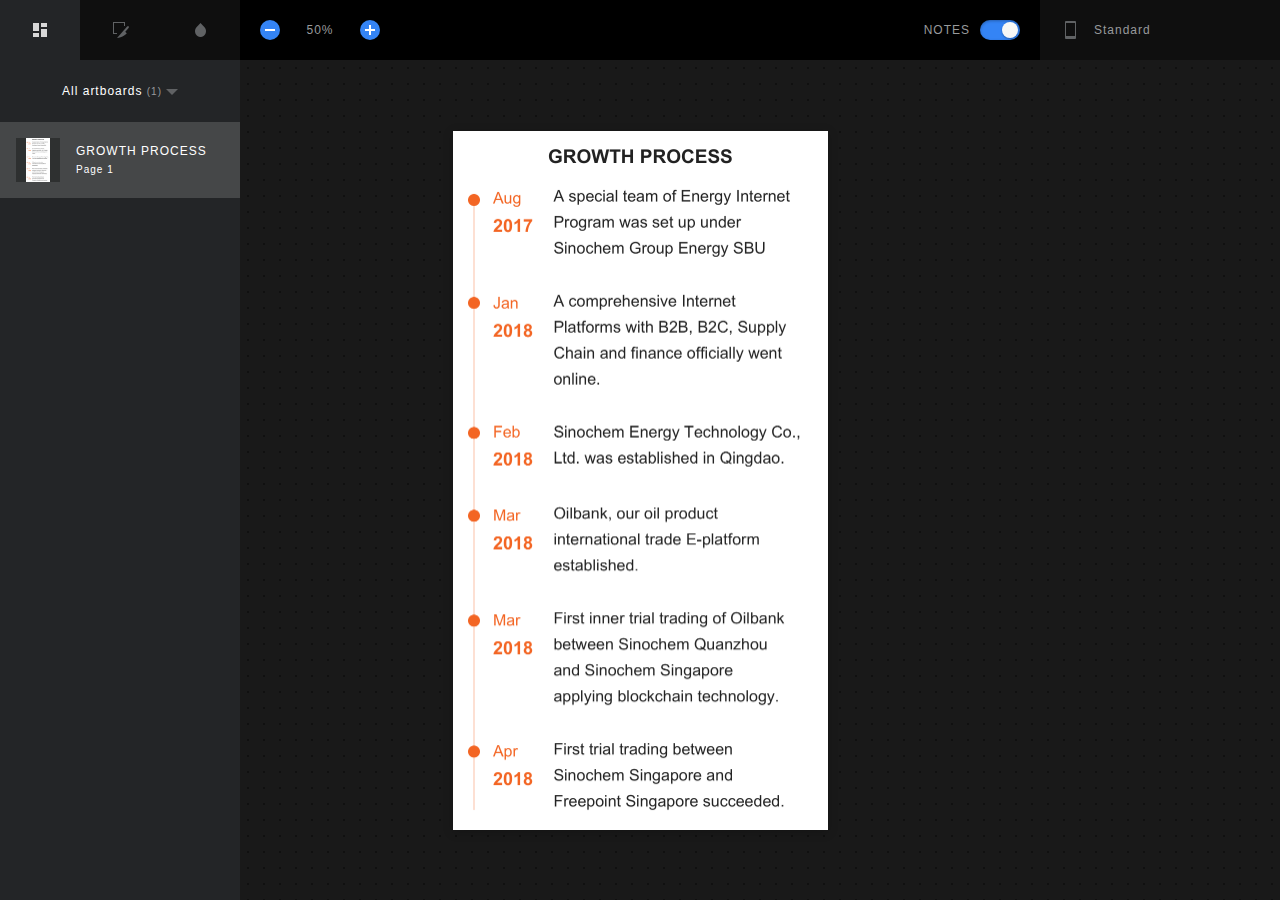
<file: 成品油WAP/index.html>
<!DOCTYPE html>
<html lang="en">
  <head>
    <meta charset="utf-8">
    <meta http-equiv="X-UA-Compatible" content="IE=edge">
    <meta name="viewport" content="width=device-width, initial-scale=1">
    <title>Spec Export - Sketch Measure 2.4</title>
    <style type="text/css">
    /*! normalize.css v4.1.1 | MIT License | github.com/necolas/normalize.css */html{font-family:sans-serif;-ms-text-size-adjust:100%;-webkit-text-size-adjust:100%}body{margin:0}article,aside,details,figcaption,figure,footer,header,main,menu,nav,section,summary{display:block}audio,canvas,progress,video{display:inline-block}audio:not([controls]){display:none;height:0}progress{vertical-align:baseline}template,[hidden]{display:none}a{background-color:transparent;-webkit-text-decoration-skip:objects}a:active,a:hover{outline-width:0}abbr[title]{border-bottom:0;text-decoration:underline;text-decoration:underline dotted}b,strong{font-weight:inherit}b,strong{font-weight:bolder}dfn{font-style:italic}h1{font-size:2em;margin:.67em 0}mark{background-color:#ff0;color:#000}small{font-size:80%}sub,sup{font-size:75%;line-height:0;position:relative;vertical-align:baseline}sub{bottom:-0.25em}sup{top:-0.5em}img{border-style:none}svg:not(:root){overflow:hidden}code,kbd,pre,samp{font-family:monospace,monospace;font-size:1em}figure{margin:1em 40px}hr{box-sizing:content-box;height:0;overflow:visible}button,input,select,textarea{font:inherit;margin:0}optgroup{font-weight:bold}button,input{overflow:visible}button,select{text-transform:none}button,html [type="button"],[type="reset"],[type="submit"]{-webkit-appearance:button}button::-moz-focus-inner,[type="button"]::-moz-focus-inner,[type="reset"]::-moz-focus-inner,[type="submit"]::-moz-focus-inner{border-style:none;padding:0}button:-moz-focusring,[type="button"]:-moz-focusring,[type="reset"]:-moz-focusring,[type="submit"]:-moz-focusring{outline:1px dotted ButtonText}fieldset{border:1px solid silver;margin:0 2px;padding:.35em .625em .75em}legend{box-sizing:border-box;color:inherit;display:table;max-width:100%;padding:0;white-space:normal}textarea{overflow:auto}[type="checkbox"],[type="radio"]{box-sizing:border-box;padding:0}[type="number"]::-webkit-inner-spin-button,[type="number"]::-webkit-outer-spin-button{height:auto}[type="search"]{-webkit-appearance:textfield;outline-offset:-2px}[type="search"]::-webkit-search-cancel-button,[type="search"]::-webkit-search-decoration{-webkit-appearance:none}::-webkit-input-placeholder{color:inherit;opacity:.54}::-webkit-file-upload-button{-webkit-appearance:button;font:inherit}

*{box-sizing:border-box;}
::-webkit-scrollbar{width:8px;height:8px;background:#202123;border-radius:4px;}
::-webkit-scrollbar-thumb{border:1px solid rgba(255,255,255,.16);background-color:rgba(0,0,0,.64);border-radius:4px;}
::-webkit-scrollbar-corner,
::-webkit-resizer{background:#202123;}
html{width:100vw;height:100vh;overflow:hidden;}
body{-webkit-user-select:none;width:100vw;height:100vh;min-width:1024px;font-family:HelveticaNeue,Helvetica,Arial,sans-serif;font-size:12px;color:#989A9C;background:#191919;letter-spacing:1px;overflow:hidden;}
header{position:relative;height:60px;display:flex;align-items:center;z-index:215;background:#000;}
header .header-center,header .header-left,header .header-right{width:240px;height:60px;background:#0F0F0F;}
header .header-center{display:flex;flex:1;background:#000;}
header .header-center .show-notes,header .header-center .zoom-widget{padding:20px;width:160px;}
header .header-center h1{flex:1;}
header .header-center .show-notes{text-align:right;line-height:20px;}
header .header-center .show-notes .slidebox{margin-left:10px;}
header .header-left{display:flex;}
.zoom-widget{display:flex;}
.zoom-widget button{position:relative;display:block;width:20px;height:20px;border-radius:10px;border:0;background:#3484F5;cursor:pointer;}
.zoom-widget button:after,.zoom-widget button:before{position:absolute;top:9px;left:5px;content:"";display:block;width:10px;height:2px;background:#FFF;}
.zoom-widget button:after{top:5px;left:9px;width:2px;height:10px;}
.zoom-widget button:disabled{background:#222;cursor:default;}
.zoom-widget button:disabled:after,.zoom-widget button:disabled:before{background:#606264;}
.zoom-widget button.zoom-in:after{display:none;}
.zoom-widget .zoom-text{display:block;text-align:center;line-height:20px;flex:1;}
.unit-box{height:60px;}
.unit-box .overlay{content:"";position:absolute;top:60px;left:0;width:100vw;height:calc(100vh - 60px);display:none;background:rgba(0,0,0,.56);z-index:1;}
.unit-box:focus .overlay{display:block;}
.unit-box:focus{height:auto;outline:0;}
.unit-box h3,.unit-box p{position:relative;margin:0;padding:20px 20px 20px 54px;display:block;height:100%;line-height:20px;font-size:12px;font-weight:400;cursor:pointer;}
.unit-box h3,.unit-box:focus p{display:none;}
.unit-box h3:before,.unit-box p:before{position:absolute;top:18px;left:18px;content:"";display:block;width:24px;height:24px;background:url([data-uri]) no-repeat;background-size:24px 24px;}
.unit-box ul{position:absolute;margin:1px 0 0 240px;padding:0;list-style:none;background:#0F0F0F;width:240px;height:calc(100vh - 61px);overflow:auto;display:block;transition:all .15s ease;z-index:2;}
.unit-box:focus h3{color:#3A3A3A;display:block;}
.unit-box:focus ul{margin:1px 0 0;}
.unit-box .sub-title,.unit-box label{display:flex;padding:14px 20px;}
.unit-box label{cursor:pointer;}
.unit-box li:hover label{color:#FFF;}
.page-list label span,.unit-box label span{flex:1;}
.page-list input,.unit-box input{position:absolute;visibility:hidden;}
.page-list span:before,.unit-box span:before{float:right;display:block;content:"";width:16px;height:16px;}
.page-list input:checked+span:before,.page-list label:hover span:before,.unit-box input:checked+span:before,.unit-box label:hover span:before{background-image:url([data-uri]);background-size:50px 100px;}
.page-list label:hover span:before,.unit-box label:hover span:before{background-position:0 -50px;}
.page-list input:checked+span:before,.unit-box input:checked+span:before{background-position:0 0;}
.unit-box .sub-title{font-size:12px;background:#000;color:#3A3A3A;}
main{position:relative;height:calc(100vh - 60px);}
.inspector,.navbar{position:absolute;top:0;bottom:0;display:flex;width:240px;background:#232527;z-index:5;}
.inspector{transition:all .15s ease;right:-240px;display:block;}
.inspector.active{right:0;}
.navbar{left:-240px;width:240px;transition:all .15s ease;}
.navbar.on{left:0;}
.navbar nav{width:40px;background:#000204;}
.navbar section{flex:1;}
.tab{margin:0;padding:0;display:flex;width:100%;list-style:none;}
.tab li{display:flex;flex:1;height:60px;cursor:pointer;font-size:12px;justify-content:center;align-items:center;}
.tab li.current{background-color:#232527;}
.tab li:before{content:"";width:40px;height:40px;background:url([data-uri]) no-repeat -50px 0;background-size:100px 150px;overflow:hidden;}
.tab li.current:before{background-position-x:0;}
.tab li.icon-slices:before{background-position-y:-50px;}
.tab li.icon-colors:before{background-position-y:-100px;}
#inspector .code-item{display:none!important;}
#inspector .code-item textarea{padding: 16px;}
#inspector .code-item.select{display: block!important;}
#inspector .tab li{height:40px;}
#inspector .tab li:before{background-image:url([data-uri]);
}
#inspector .tab li.select{background-color:rgba(255,255,255,.05);}
#inspector .tab li.select:before{background-position-x: 0;}
#inspector .tab li.icon-android-panel:before {background-position-y: -50px;}
#inspector .tab li.icon-ios-panel:before {background-position-y: -100px;}
.screen-viewer{position:absolute;width:100vw;height:calc(100vh - 60px);background:#191919 url([data-uri]);background-size:16px 16px;overflow:auto;}
.screen-viewer,.screen-viewer .overlay{position:absolute;width:100vw;height:calc(100vh - 60px);background:#191919 url([data-uri]);background-size:16px 16px;overflow:auto;}
.screen-viewer .overlay{display:none;position:fixed;top:60px;left:0;background:transparent;overflow:hidden;z-index:2;cursor:none;}
.screen-viewer.moving-screen .overlay{display:block;}
.screen-viewer-inner{position:relative;margin:0 auto;}
.screen{margin:0 auto;position:absolute;left:50%;top:50%;background:#FFF;box-shadow:0 2px 10px 0 rgba(0,0,0,.2);transition:all .15s ease;}
.layer{position:absolute;cursor:pointer;}
.hover,.selected{border:1px solid #EE6723;}
.has-slice{border:1px dashed #EE6723;background:rgba(255,85,0,.32);}
.layer b,.layer i{position:absolute;width:5px;height:5px;background:#FFF;border:1px solid #EE6723;border-radius:50%;overflow:hidden;display:none;}
.layer b{width:3px;height:3px;background:#EE6723;}
.selected i{display:block;}
.distance.h div[data-width]:before,.distance.v div[data-height]:before,.selected:after,.selected:before{position:absolute;display:block;left:50%;top:-23px;transform:translateX(-50%);content:attr(data-width);font-size:12px;color:#FFF;height:12px;line-height:12px;padding:4px;background:#EE6723;border-radius:2px;z-index:1;}
.percentage-mode .distance.h div[data-width]:before,.percentage-mode .distance.v div[data-height]:before,.percentage-mode .selected:after,.percentage-mode .selected:before{content:attr(percentage-width);}
.selected.hidden:after,.selected.hidden:before{display:none;}
.distance.v div[data-height]:before,.selected:after{content:attr(data-height);left:auto;right:0;top:50%;transform:translateX(calc(100% + 3px)) translateY(-50%);}
.percentage-mode .distance.v div[data-height]:before,.percentage-mode .selected:after{content:attr(percentage-height);}
.layer .tl{top:-3px;left:-3px;}
.layer .tr{top:-3px;right:-3px;}
.layer .bl{bottom:-3px;left:-3px;}
.layer .br{bottom:-3px;right:-3px;}
.hover{border:1px solid #419bf9;}
.selected{border:1px solid #EE6723;}
.ruler{position:absolute;width:100%;height:100%;border:1px dashed #419bf9;}
.ruler.h{border-left:0;border-right:0;}
.ruler.v{border-top:0;border-bottom:0;}
.distance,.distance div,.distance div:before,.distance:after,.distance:before{position:absolute;}
.distance.v,.distance.v div{width:1px;}
.distance.h,.distance.h div{height:1px;}
.distance.v div{top:0;bottom:0;background:#EE6723;}
.distance.h div{left:0;right:0;background:#EE6723;}
.distance.v:after,.distance.v:before{content:"";top:0;left:-2px;width:5px;height:1px;background:#EE6723;}
.distance.h:after,.distance.h:before{content:"";top:-2px;left:0;width:1px;height:5px;background:#EE6723;}
.distance.v:after{top:auto;bottom:0;}
.distance.h:after{left:auto;right:0;}
.note{position:absolute;margin:-12px 0 0 -12px;width:24px;height:24px;background:#F5A623;border-radius:50%;border:2px solid #FFF;box-shadow:0 0 3px rgba(0,0,0,.24);}
.note:before{content:attr(data-index);font-size:12px;display:block;color:#FFF;text-align:center;width:100%;height:100%;line-height:20px;}
.note:hover{box-shadow:0 0 3px rgba(0,0,0,.64);}
.note div{position:absolute;top:50%;left:30px;border-radius:4px;padding:8px;background:#FFF;box-shadow:0 0 3px rgba(0,0,0,.5);-webkit-user-select:text;color:#222;transform:translateY(-50%);z-index:2;}
.note div:before{content:"";position:absolute;left:-7px;top:50%;width:8px;height:14px;background:url([data-uri]) no-repeat;background-size:8px 14px;transform:translateY(-50%);}
.slidebox{position:relative;width:40px;height:20px;display:inline-block;}
.slidebox input{visibility:hidden;}
.slidebox label{position:absolute;top:0;left:0;width:40px;height:20px;background:#898989;box-shadow:inset 0 1px 3px 0 rgba(0,0,0,.3);border-radius:10px;cursor:pointer;transition:all .2s ease;}
.slidebox label:after{position:absolute;content:"";top:2px;left:2px;width:16px;height:16px;background-image:linear-gradient(-180deg,#F8F9F6 0,#F5F5F5 100%);box-shadow:0 1px 2px 0 rgba(0,0,0,.3);border-radius:8px;transition:all .15s ease;}
.slidebox input[type=checkbox]:checked+label{background:#3484F5;}
.slidebox input[type=checkbox]:checked+label:after{left:22px;}
.inspector{overflow:auto;}
.inspector h2,.inspector h3{margin:0;padding:0;font-weight:400;}
.inspector h2{font-size:12px;line-height:24px;padding:12px 16px;text-align:center;}
.inspector h3{height:32px;font-size:12px;line-height:32px;padding:0 16px;background-image:linear-gradient(90deg,rgba(0,4,9,.32) 0,rgba(0,2,4,0) 100%);}
.inspector .context{padding:16px;}
.inspector .color,.inspector .item{display:flex;margin:0 0 8px;}
.inspector .item[data-label]:before{content:attr(data-label);display:block;width:70px;font-size:12px;height:24px;line-height:24px;}
.inspector .color:last-child,.inspector .item:last-child{margin:0;}
.inspector .item div,.inspector .item label{flex:1;}
.inspector .item label{padding:0 4px;}
.inspector .item label:first-child{padding:0 4px 0 0;}
.inspector .item label:last-child{padding:0 0 0 4px;}
.inspector .item label:only-child{padding:0;}
.inspector .item label[data-label]:after{content:attr(data-label);font-size:10px;text-align:center;display:block;margin:2px 0 0;}
.inspector input,.inspector textarea{padding:3px 4px;width:100%;background:rgba(255,255,255,.05);border-radius:2px;border:0;line-height:18px;height:24px;font-size:12px;color:#FFF;text-align:center;outline:0;resize:none;}
.inspector textarea{min-width:100%;height:auto;text-align:left;}
.context h4{font-size:12px;font-weight:400;position:0;margin:0 0 16px;color:#FFF;}
.context h4:before{margin:0 10px 0 0;display:inline-block;content:"";width:8px;height:8px;border-radius:1px;background:#3484F5;}
.context .colors{margin:0 0 8px;}
.context .colors:last-child,.context .items-group:last-child{margin:0;}
.context .items-group{margin:0 0 24px;}
.inspector .color{display:block;}
.inspector .color[data-name]:after{content:attr(data-name);font-size:10px;text-align:center;padding:0 0 0 24px;display:block;margin:2px 0 0;}
.inspector .color label,.inspector .color label em,.inspector .color label em i{position:absolute;display:block;width:24px;height:24px;padding:0;}
.inspector .color label em{position:relative;background-color:#fff;background-image:linear-gradient(45deg,#dddadc 25%,transparent 25%,transparent 75%,#dddadc 75%,#dddadc),linear-gradient(45deg,#dddadc 25%,transparent 25%,transparent 75%,#dddadc 75%,#dddadc);background-size:12px 12px;background-position:0 0,6px 6px;border-radius:2px 0 0 2px;overflow:hidden;}
.inspector .color label em i{position:relative;}
.inspector .item .color input{text-align:center;}
.inspector .color input{padding-left:32px;width:100%;text-align:left;}
.gradient .color label:before{position:absolute;top:12px;left:11px;content:"";width:2px;height:32px;background:#FFF;z-index:2;box-shadow:0 0 2px 1px rgba(0,0,0,.2);}
.gradient .color label:after{position:absolute;top:8px;left:8px;content:"";width:8px;height:8px;background:#FFF;z-index:3;border-radius:4px;box-shadow:0 0 2px 1px rgba(0,0,0,.2);}
.gradient .color[data-name] label:before{height:42px;}
.gradient .color:last-child label:before{display:none;}
.navbar section{position:relative;overflow:auto;}
.artboard-list,.asset-list,.color-list{margin:0;padding:0;list-style:none;}
.artboard-list li{padding:16px;display:flex;cursor:pointer;}
.artboard-list li:hover,.asset-list li:hover,.color-list li:hover{background:#191A1E;}
.artboard-list li.active{background:#454748;}
.preview-img{display:block;width:44px;height:44px;text-align:center;background:rgba(0,0,0,.32);}
.preview-img:before{content:' ';display:inline-block;vertical-align:middle;height:100%;}
.preview-img img{max-width:44px;max-height:44px;background:#FFF;vertical-align:middle;}
.pages-select{padding:24px;position:relative;}
.pages-select h3{margin:0;text-align:center;font-size:12px;font-weight:400;color:#FFF;cursor:pointer;}
.page-list em,.pages-select h3 em{font-style:normal;font-size:10px;color:#989A9C;}
.pages-select h3:after{content:"";margin:0 0 0 4px;width:12px;height:6px;display:inline-block;background:url([data-uri]) no-repeat;background-size:12px 6px;}
.pages-select .page-list{display:none;position:absolute;left:50%;transform:translateX(-50%);margin:-32px 0 0;padding:8px;border-radius:4px;list-style:none;width:180px;background:#0F0F0F;box-shadow:0 2px 10px 0 rgba(0,0,0,.8);}
.pages-select:focus{outline:0;}
.pages-select:focus .page-list{display:block;}
.pages-select .page-list label{padding:10px;cursor:pointer;}
.pages-select .page-list label,.pages-select .page-list span{display:block;}
.page-list span:before{position:absolute;right:8px;}
.exportable{margin:0;padding:0;list-style:none;background:#191A1E;border:1px solid #2D2F31;border-radius:4px;}
.exportable li{position:relative;padding:0 8px;height:32px;line-height:32px;border-bottom:1px solid #222;white-space:nowrap;text-overflow:ellipsis;}
.exportable li a{color:#FFF;text-decoration:none;outline:0;}
.exportable li:last-child{border:0;}
.exportable img{position:absolute;top:0;left:0;width:100%;height:100%;opacity:0;}
.asset-list li,.color-list li{padding:24px;display:flex;cursor:pointer;}
.color-list li{cursor:default;}
.asset-list li picture,.color-list li em{position:relative;display:block;text-align:center;width:32px;height:32px;background-color:#4A4A4A;background-image:linear-gradient(45deg,#000 25%,transparent 25%,transparent 75%,#000 75%,#000),linear-gradient(45deg,#000 25%,transparent 25%,transparent 75%,#000 75%,#000);background-size:8px 8px;background-position:0 0,4px 4px;border-radius:2px;}
.color-list li em{background-color:#fff;background-image:linear-gradient(45deg,#dddadc 25%,transparent 25%,transparent 75%,#dddadc 75%,#dddadc),linear-gradient(45deg,#dddadc 25%,transparent 25%,transparent 75%,#dddadc 75%,#dddadc);border-radius:50%;overflow:hidden;}
.color-list li em i{position:absolute;top:0;left:0;right:0;bottom:0;}
.artboard-list li div,.asset-list li div,.color-list li div{padding:0 0 0 16px;flex:1;}
.artboard-list li div{padding:6px 0 4px 16px;}
.asset-list li picture:before{content:"";display:inline-block;height:100%;vertical-align:middle;}
.asset-list li picture img{vertical-align:middle;max-width:28px;max-height:28px;}
.asset-list li picture:after{content:"";position:absolute;top:0;left:0;right:0;bottom:0;}
.artboard-list h3, .asset-list h3,.color-list h3{margin:0 0 4px;padding:0;color:#FFF;font-size:12px;font-weight:400;overflow:hidden;text-overflow:ellipsis;}
.artboard-list small, .asset-list small,.color-list small{font-size:10px;}
.artboard-list li.active small{color:#FFF;}
.empty{position:absolute;top:30%;left:0;right:0;transform:translateY(-50%);vertical-align:middle;text-align:center;}
.message{position:absolute;top:50%;left:50%;padding:10px 20px;max-width:320px;transform:translateX(-50%) translateY(-50%);text-align:center;border-radius:4px;background:rgba(0,0,0,.96);border: 1px solid rgba(255,255,255,.16);color:#FFF;box-shadow:0 2px 10px rgba(0,0,0,.32);z-index:9;display:none;}
.cursor{position:absolute;display:none;margin:-8px 0 0 -8px;top:50%;left:50%;width:16px;height:17px;background-size:16px 17px;background-image: url('[data-uri]');background-repeat:no-repeat;cursor:none;z-index:1;
}
.cursor.show{display:block;}
.cursor.moving{background-image: url('[data-uri]');}
    </style>
    <script type="text/javascript">
    <!--
    /*! jQuery v3.0.0 | (c) jQuery Foundation | jquery.org/license */
!function(a,b){"use strict";"object"==typeof module&&"object"==typeof module.exports?module.exports=a.document?b(a,!0):function(a){if(!a.document)throw new Error("jQuery requires a window with a document");return b(a)}:b(a)}("undefined"!=typeof window?window:this,function(a,b){"use strict";var c=[],d=a.document,e=Object.getPrototypeOf,f=c.slice,g=c.concat,h=c.push,i=c.indexOf,j={},k=j.toString,l=j.hasOwnProperty,m=l.toString,n=m.call(Object),o={};function p(a,b){b=b||d;var c=b.createElement("script");c.text=a,b.head.appendChild(c).parentNode.removeChild(c)}var q="3.0.0",r=function(a,b){return new r.fn.init(a,b)},s=/^[\s\uFEFF\xA0]+|[\s\uFEFF\xA0]+$/g,t=/^-ms-/,u=/-([a-z])/g,v=function(a,b){return b.toUpperCase()};r.fn=r.prototype={jquery:q,constructor:r,length:0,toArray:function(){return f.call(this)},get:function(a){return null!=a?0>a?this[a+this.length]:this[a]:f.call(this)},pushStack:function(a){var b=r.merge(this.constructor(),a);return b.prevObject=this,b},each:function(a){return r.each(this,a)},map:function(a){return this.pushStack(r.map(this,function(b,c){return a.call(b,c,b)}))},slice:function(){return this.pushStack(f.apply(this,arguments))},first:function(){return this.eq(0)},last:function(){return this.eq(-1)},eq:function(a){var b=this.length,c=+a+(0>a?b:0);return this.pushStack(c>=0&&b>c?[this[c]]:[])},end:function(){return this.prevObject||this.constructor()},push:h,sort:c.sort,splice:c.splice},r.extend=r.fn.extend=function(){var a,b,c,d,e,f,g=arguments[0]||{},h=1,i=arguments.length,j=!1;for("boolean"==typeof g&&(j=g,g=arguments[h]||{},h++),"object"==typeof g||r.isFunction(g)||(g={}),h===i&&(g=this,h--);i>h;h++)if(null!=(a=arguments[h]))for(b in a)c=g[b],d=a[b],g!==d&&(j&&d&&(r.isPlainObject(d)||(e=r.isArray(d)))?(e?(e=!1,f=c&&r.isArray(c)?c:[]):f=c&&r.isPlainObject(c)?c:{},g[b]=r.extend(j,f,d)):void 0!==d&&(g[b]=d));return g},r.extend({expando:"jQuery"+(q+Math.random()).replace(/\D/g,""),isReady:!0,error:function(a){throw new Error(a)},noop:function(){},isFunction:function(a){return"function"===r.type(a)},isArray:Array.isArray,isWindow:function(a){return null!=a&&a===a.window},isNumeric:function(a){var b=r.type(a);return("number"===b||"string"===b)&&!isNaN(a-parseFloat(a))},isPlainObject:function(a){var b,c;return a&&"[object Object]"===k.call(a)?(b=e(a))?(c=l.call(b,"constructor")&&b.constructor,"function"==typeof c&&m.call(c)===n):!0:!1},isEmptyObject:function(a){var b;for(b in a)return!1;return!0},type:function(a){return null==a?a+"":"object"==typeof a||"function"==typeof a?j[k.call(a)]||"object":typeof a},globalEval:function(a){p(a)},camelCase:function(a){return a.replace(t,"ms-").replace(u,v)},nodeName:function(a,b){return a.nodeName&&a.nodeName.toLowerCase()===b.toLowerCase()},each:function(a,b){var c,d=0;if(w(a)){for(c=a.length;c>d;d++)if(b.call(a[d],d,a[d])===!1)break}else for(d in a)if(b.call(a[d],d,a[d])===!1)break;return a},trim:function(a){return null==a?"":(a+"").replace(s,"")},makeArray:function(a,b){var c=b||[];return null!=a&&(w(Object(a))?r.merge(c,"string"==typeof a?[a]:a):h.call(c,a)),c},inArray:function(a,b,c){return null==b?-1:i.call(b,a,c)},merge:function(a,b){for(var c=+b.length,d=0,e=a.length;c>d;d++)a[e++]=b[d];return a.length=e,a},grep:function(a,b,c){for(var d,e=[],f=0,g=a.length,h=!c;g>f;f++)d=!b(a[f],f),d!==h&&e.push(a[f]);return e},map:function(a,b,c){var d,e,f=0,h=[];if(w(a))for(d=a.length;d>f;f++)e=b(a[f],f,c),null!=e&&h.push(e);else for(f in a)e=b(a[f],f,c),null!=e&&h.push(e);return g.apply([],h)},guid:1,proxy:function(a,b){var c,d,e;return"string"==typeof b&&(c=a[b],b=a,a=c),r.isFunction(a)?(d=f.call(arguments,2),e=function(){return a.apply(b||this,d.concat(f.call(arguments)))},e.guid=a.guid=a.guid||r.guid++,e):void 0},now:Date.now,support:o}),"function"==typeof Symbol&&(r.fn[Symbol.iterator]=c[Symbol.iterator]),r.each("Boolean Number String Function Array Date RegExp Object Error Symbol".split(" "),function(a,b){j["[object "+b+"]"]=b.toLowerCase()});function w(a){var b=!!a&&"length"in a&&a.length,c=r.type(a);return"function"===c||r.isWindow(a)?!1:"array"===c||0===b||"number"==typeof b&&b>0&&b-1 in a}var x=function(a){var b,c,d,e,f,g,h,i,j,k,l,m,n,o,p,q,r,s,t,u="sizzle"+1*new Date,v=a.document,w=0,x=0,y=ha(),z=ha(),A=ha(),B=function(a,b){return a===b&&(l=!0),0},C={}.hasOwnProperty,D=[],E=D.pop,F=D.push,G=D.push,H=D.slice,I=function(a,b){for(var c=0,d=a.length;d>c;c++)if(a[c]===b)return c;return-1},J="checked|selected|async|autofocus|autoplay|controls|defer|disabled|hidden|ismap|loop|multiple|open|readonly|required|scoped",K="[\\x20\\t\\r\\n\\f]",L="(?:\\\\.|[\\w-]|[^\x00-\\xa0])+",M="\\["+K+"*("+L+")(?:"+K+"*([*^$|!~]?=)"+K+"*(?:'((?:\\\\.|[^\\\\'])*)'|\"((?:\\\\.|[^\\\\\"])*)\"|("+L+"))|)"+K+"*\\]",N=":("+L+")(?:\\((('((?:\\\\.|[^\\\\'])*)'|\"((?:\\\\.|[^\\\\\"])*)\")|((?:\\\\.|[^\\\\()[\\]]|"+M+")*)|.*)\\)|)",O=new RegExp(K+"+","g"),P=new RegExp("^"+K+"+|((?:^|[^\\\\])(?:\\\\.)*)"+K+"+$","g"),Q=new RegExp("^"+K+"*,"+K+"*"),R=new RegExp("^"+K+"*([>+~]|"+K+")"+K+"*"),S=new RegExp("="+K+"*([^\\]'\"]*?)"+K+"*\\]","g"),T=new RegExp(N),U=new RegExp("^"+L+"$"),V={ID:new RegExp("^#("+L+")"),CLASS:new RegExp("^\\.("+L+")"),TAG:new RegExp("^("+L+"|[*])"),ATTR:new RegExp("^"+M),PSEUDO:new RegExp("^"+N),CHILD:new RegExp("^:(only|first|last|nth|nth-last)-(child|of-type)(?:\\("+K+"*(even|odd|(([+-]|)(\\d*)n|)"+K+"*(?:([+-]|)"+K+"*(\\d+)|))"+K+"*\\)|)","i"),bool:new RegExp("^(?:"+J+")$","i"),needsContext:new RegExp("^"+K+"*[>+~]|:(even|odd|eq|gt|lt|nth|first|last)(?:\\("+K+"*((?:-\\d)?\\d*)"+K+"*\\)|)(?=[^-]|$)","i")},W=/^(?:input|select|textarea|button)$/i,X=/^h\d$/i,Y=/^[^{]+\{\s*\[native \w/,Z=/^(?:#([\w-]+)|(\w+)|\.([\w-]+))$/,$=/[+~]/,_=new RegExp("\\\\([\\da-f]{1,6}"+K+"?|("+K+")|.)","ig"),aa=function(a,b,c){var d="0x"+b-65536;return d!==d||c?b:0>d?String.fromCharCode(d+65536):String.fromCharCode(d>>10|55296,1023&d|56320)},ba=/([\0-\x1f\x7f]|^-?\d)|^-$|[^\x80-\uFFFF\w-]/g,ca=function(a,b){return b?"\x00"===a?"\ufffd":a.slice(0,-1)+"\\"+a.charCodeAt(a.length-1).toString(16)+" ":"\\"+a},da=function(){m()},ea=ta(function(a){return a.disabled===!0},{dir:"parentNode",next:"legend"});try{G.apply(D=H.call(v.childNodes),v.childNodes),D[v.childNodes.length].nodeType}catch(fa){G={apply:D.length?function(a,b){F.apply(a,H.call(b))}:function(a,b){var c=a.length,d=0;while(a[c++]=b[d++]);a.length=c-1}}}function ga(a,b,d,e){var f,h,j,k,l,o,r,s=b&&b.ownerDocument,w=b?b.nodeType:9;if(d=d||[],"string"!=typeof a||!a||1!==w&&9!==w&&11!==w)return d;if(!e&&((b?b.ownerDocument||b:v)!==n&&m(b),b=b||n,p)){if(11!==w&&(l=Z.exec(a)))if(f=l[1]){if(9===w){if(!(j=b.getElementById(f)))return d;if(j.id===f)return d.push(j),d}else if(s&&(j=s.getElementById(f))&&t(b,j)&&j.id===f)return d.push(j),d}else{if(l[2])return G.apply(d,b.getElementsByTagName(a)),d;if((f=l[3])&&c.getElementsByClassName&&b.getElementsByClassName)return G.apply(d,b.getElementsByClassName(f)),d}if(c.qsa&&!A[a+" "]&&(!q||!q.test(a))){if(1!==w)s=b,r=a;else if("object"!==b.nodeName.toLowerCase()){(k=b.getAttribute("id"))?k=k.replace(ba,ca):b.setAttribute("id",k=u),o=g(a),h=o.length;while(h--)o[h]="#"+k+" "+sa(o[h]);r=o.join(","),s=$.test(a)&&qa(b.parentNode)||b}if(r)try{return G.apply(d,s.querySelectorAll(r)),d}catch(x){}finally{k===u&&b.removeAttribute("id")}}}return i(a.replace(P,"$1"),b,d,e)}function ha(){var a=[];function b(c,e){return a.push(c+" ")>d.cacheLength&&delete b[a.shift()],b[c+" "]=e}return b}function ia(a){return a[u]=!0,a}function ja(a){var b=n.createElement("fieldset");try{return!!a(b)}catch(c){return!1}finally{b.parentNode&&b.parentNode.removeChild(b),b=null}}function ka(a,b){var c=a.split("|"),e=c.length;while(e--)d.attrHandle[c[e]]=b}function la(a,b){var c=b&&a,d=c&&1===a.nodeType&&1===b.nodeType&&a.sourceIndex-b.sourceIndex;if(d)return d;if(c)while(c=c.nextSibling)if(c===b)return-1;return a?1:-1}function ma(a){return function(b){var c=b.nodeName.toLowerCase();return"input"===c&&b.type===a}}function na(a){return function(b){var c=b.nodeName.toLowerCase();return("input"===c||"button"===c)&&b.type===a}}function oa(a){return function(b){return"label"in b&&b.disabled===a||"form"in b&&b.disabled===a||"form"in b&&b.disabled===!1&&(b.isDisabled===a||b.isDisabled!==!a&&("label"in b||!ea(b))!==a)}}function pa(a){return ia(function(b){return b=+b,ia(function(c,d){var e,f=a([],c.length,b),g=f.length;while(g--)c[e=f[g]]&&(c[e]=!(d[e]=c[e]))})})}function qa(a){return a&&"undefined"!=typeof a.getElementsByTagName&&a}c=ga.support={},f=ga.isXML=function(a){var b=a&&(a.ownerDocument||a).documentElement;return b?"HTML"!==b.nodeName:!1},m=ga.setDocument=function(a){var b,e,g=a?a.ownerDocument||a:v;return g!==n&&9===g.nodeType&&g.documentElement?(n=g,o=n.documentElement,p=!f(n),v!==n&&(e=n.defaultView)&&e.top!==e&&(e.addEventListener?e.addEventListener("unload",da,!1):e.attachEvent&&e.attachEvent("onunload",da)),c.attributes=ja(function(a){return a.className="i",!a.getAttribute("className")}),c.getElementsByTagName=ja(function(a){return a.appendChild(n.createComment("")),!a.getElementsByTagName("*").length}),c.getElementsByClassName=Y.test(n.getElementsByClassName),c.getById=ja(function(a){return o.appendChild(a).id=u,!n.getElementsByName||!n.getElementsByName(u).length}),c.getById?(d.find.ID=function(a,b){if("undefined"!=typeof b.getElementById&&p){var c=b.getElementById(a);return c?[c]:[]}},d.filter.ID=function(a){var b=a.replace(_,aa);return function(a){return a.getAttribute("id")===b}}):(delete d.find.ID,d.filter.ID=function(a){var b=a.replace(_,aa);return function(a){var c="undefined"!=typeof a.getAttributeNode&&a.getAttributeNode("id");return c&&c.value===b}}),d.find.TAG=c.getElementsByTagName?function(a,b){return"undefined"!=typeof b.getElementsByTagName?b.getElementsByTagName(a):c.qsa?b.querySelectorAll(a):void 0}:function(a,b){var c,d=[],e=0,f=b.getElementsByTagName(a);if("*"===a){while(c=f[e++])1===c.nodeType&&d.push(c);return d}return f},d.find.CLASS=c.getElementsByClassName&&function(a,b){return"undefined"!=typeof b.getElementsByClassName&&p?b.getElementsByClassName(a):void 0},r=[],q=[],(c.qsa=Y.test(n.querySelectorAll))&&(ja(function(a){o.appendChild(a).innerHTML="<a id='"+u+"'></a><select id='"+u+"-\r\\' msallowcapture=''><option selected=''></option></select>",a.querySelectorAll("[msallowcapture^='']").length&&q.push("[*^$]="+K+"*(?:''|\"\")"),a.querySelectorAll("[selected]").length||q.push("\\["+K+"*(?:value|"+J+")"),a.querySelectorAll("[id~="+u+"-]").length||q.push("~="),a.querySelectorAll(":checked").length||q.push(":checked"),a.querySelectorAll("a#"+u+"+*").length||q.push(".#.+[+~]")}),ja(function(a){a.innerHTML="<a href='' disabled='disabled'></a><select disabled='disabled'><option/></select>";var b=n.createElement("input");b.setAttribute("type","hidden"),a.appendChild(b).setAttribute("name","D"),a.querySelectorAll("[name=d]").length&&q.push("name"+K+"*[*^$|!~]?="),2!==a.querySelectorAll(":enabled").length&&q.push(":enabled",":disabled"),o.appendChild(a).disabled=!0,2!==a.querySelectorAll(":disabled").length&&q.push(":enabled",":disabled"),a.querySelectorAll("*,:x"),q.push(",.*:")})),(c.matchesSelector=Y.test(s=o.matches||o.webkitMatchesSelector||o.mozMatchesSelector||o.oMatchesSelector||o.msMatchesSelector))&&ja(function(a){c.disconnectedMatch=s.call(a,"*"),s.call(a,"[s!='']:x"),r.push("!=",N)}),q=q.length&&new RegExp(q.join("|")),r=r.length&&new RegExp(r.join("|")),b=Y.test(o.compareDocumentPosition),t=b||Y.test(o.contains)?function(a,b){var c=9===a.nodeType?a.documentElement:a,d=b&&b.parentNode;return a===d||!(!d||1!==d.nodeType||!(c.contains?c.contains(d):a.compareDocumentPosition&&16&a.compareDocumentPosition(d)))}:function(a,b){if(b)while(b=b.parentNode)if(b===a)return!0;return!1},B=b?function(a,b){if(a===b)return l=!0,0;var d=!a.compareDocumentPosition-!b.compareDocumentPosition;return d?d:(d=(a.ownerDocument||a)===(b.ownerDocument||b)?a.compareDocumentPosition(b):1,1&d||!c.sortDetached&&b.compareDocumentPosition(a)===d?a===n||a.ownerDocument===v&&t(v,a)?-1:b===n||b.ownerDocument===v&&t(v,b)?1:k?I(k,a)-I(k,b):0:4&d?-1:1)}:function(a,b){if(a===b)return l=!0,0;var c,d=0,e=a.parentNode,f=b.parentNode,g=[a],h=[b];if(!e||!f)return a===n?-1:b===n?1:e?-1:f?1:k?I(k,a)-I(k,b):0;if(e===f)return la(a,b);c=a;while(c=c.parentNode)g.unshift(c);c=b;while(c=c.parentNode)h.unshift(c);while(g[d]===h[d])d++;return d?la(g[d],h[d]):g[d]===v?-1:h[d]===v?1:0},n):n},ga.matches=function(a,b){return ga(a,null,null,b)},ga.matchesSelector=function(a,b){if((a.ownerDocument||a)!==n&&m(a),b=b.replace(S,"='$1']"),c.matchesSelector&&p&&!A[b+" "]&&(!r||!r.test(b))&&(!q||!q.test(b)))try{var d=s.call(a,b);if(d||c.disconnectedMatch||a.document&&11!==a.document.nodeType)return d}catch(e){}return ga(b,n,null,[a]).length>0},ga.contains=function(a,b){return(a.ownerDocument||a)!==n&&m(a),t(a,b)},ga.attr=function(a,b){(a.ownerDocument||a)!==n&&m(a);var e=d.attrHandle[b.toLowerCase()],f=e&&C.call(d.attrHandle,b.toLowerCase())?e(a,b,!p):void 0;return void 0!==f?f:c.attributes||!p?a.getAttribute(b):(f=a.getAttributeNode(b))&&f.specified?f.value:null},ga.escape=function(a){return(a+"").replace(ba,ca)},ga.error=function(a){throw new Error("Syntax error, unrecognized expression: "+a)},ga.uniqueSort=function(a){var b,d=[],e=0,f=0;if(l=!c.detectDuplicates,k=!c.sortStable&&a.slice(0),a.sort(B),l){while(b=a[f++])b===a[f]&&(e=d.push(f));while(e--)a.splice(d[e],1)}return k=null,a},e=ga.getText=function(a){var b,c="",d=0,f=a.nodeType;if(f){if(1===f||9===f||11===f){if("string"==typeof a.textContent)return a.textContent;for(a=a.firstChild;a;a=a.nextSibling)c+=e(a)}else if(3===f||4===f)return a.nodeValue}else while(b=a[d++])c+=e(b);return c},d=ga.selectors={cacheLength:50,createPseudo:ia,match:V,attrHandle:{},find:{},relative:{">":{dir:"parentNode",first:!0}," ":{dir:"parentNode"},"+":{dir:"previousSibling",first:!0},"~":{dir:"previousSibling"}},preFilter:{ATTR:function(a){return a[1]=a[1].replace(_,aa),a[3]=(a[3]||a[4]||a[5]||"").replace(_,aa),"~="===a[2]&&(a[3]=" "+a[3]+" "),a.slice(0,4)},CHILD:function(a){return a[1]=a[1].toLowerCase(),"nth"===a[1].slice(0,3)?(a[3]||ga.error(a[0]),a[4]=+(a[4]?a[5]+(a[6]||1):2*("even"===a[3]||"odd"===a[3])),a[5]=+(a[7]+a[8]||"odd"===a[3])):a[3]&&ga.error(a[0]),a},PSEUDO:function(a){var b,c=!a[6]&&a[2];return V.CHILD.test(a[0])?null:(a[3]?a[2]=a[4]||a[5]||"":c&&T.test(c)&&(b=g(c,!0))&&(b=c.indexOf(")",c.length-b)-c.length)&&(a[0]=a[0].slice(0,b),a[2]=c.slice(0,b)),a.slice(0,3))}},filter:{TAG:function(a){var b=a.replace(_,aa).toLowerCase();return"*"===a?function(){return!0}:function(a){return a.nodeName&&a.nodeName.toLowerCase()===b}},CLASS:function(a){var b=y[a+" "];return b||(b=new RegExp("(^|"+K+")"+a+"("+K+"|$)"))&&y(a,function(a){return b.test("string"==typeof a.className&&a.className||"undefined"!=typeof a.getAttribute&&a.getAttribute("class")||"")})},ATTR:function(a,b,c){return function(d){var e=ga.attr(d,a);return null==e?"!="===b:b?(e+="","="===b?e===c:"!="===b?e!==c:"^="===b?c&&0===e.indexOf(c):"*="===b?c&&e.indexOf(c)>-1:"$="===b?c&&e.slice(-c.length)===c:"~="===b?(" "+e.replace(O," ")+" ").indexOf(c)>-1:"|="===b?e===c||e.slice(0,c.length+1)===c+"-":!1):!0}},CHILD:function(a,b,c,d,e){var f="nth"!==a.slice(0,3),g="last"!==a.slice(-4),h="of-type"===b;return 1===d&&0===e?function(a){return!!a.parentNode}:function(b,c,i){var j,k,l,m,n,o,p=f!==g?"nextSibling":"previousSibling",q=b.parentNode,r=h&&b.nodeName.toLowerCase(),s=!i&&!h,t=!1;if(q){if(f){while(p){m=b;while(m=m[p])if(h?m.nodeName.toLowerCase()===r:1===m.nodeType)return!1;o=p="only"===a&&!o&&"nextSibling"}return!0}if(o=[g?q.firstChild:q.lastChild],g&&s){m=q,l=m[u]||(m[u]={}),k=l[m.uniqueID]||(l[m.uniqueID]={}),j=k[a]||[],n=j[0]===w&&j[1],t=n&&j[2],m=n&&q.childNodes[n];while(m=++n&&m&&m[p]||(t=n=0)||o.pop())if(1===m.nodeType&&++t&&m===b){k[a]=[w,n,t];break}}else if(s&&(m=b,l=m[u]||(m[u]={}),k=l[m.uniqueID]||(l[m.uniqueID]={}),j=k[a]||[],n=j[0]===w&&j[1],t=n),t===!1)while(m=++n&&m&&m[p]||(t=n=0)||o.pop())if((h?m.nodeName.toLowerCase()===r:1===m.nodeType)&&++t&&(s&&(l=m[u]||(m[u]={}),k=l[m.uniqueID]||(l[m.uniqueID]={}),k[a]=[w,t]),m===b))break;return t-=e,t===d||t%d===0&&t/d>=0}}},PSEUDO:function(a,b){var c,e=d.pseudos[a]||d.setFilters[a.toLowerCase()]||ga.error("unsupported pseudo: "+a);return e[u]?e(b):e.length>1?(c=[a,a,"",b],d.setFilters.hasOwnProperty(a.toLowerCase())?ia(function(a,c){var d,f=e(a,b),g=f.length;while(g--)d=I(a,f[g]),a[d]=!(c[d]=f[g])}):function(a){return e(a,0,c)}):e}},pseudos:{not:ia(function(a){var b=[],c=[],d=h(a.replace(P,"$1"));return d[u]?ia(function(a,b,c,e){var f,g=d(a,null,e,[]),h=a.length;while(h--)(f=g[h])&&(a[h]=!(b[h]=f))}):function(a,e,f){return b[0]=a,d(b,null,f,c),b[0]=null,!c.pop()}}),has:ia(function(a){return function(b){return ga(a,b).length>0}}),contains:ia(function(a){return a=a.replace(_,aa),function(b){return(b.textContent||b.innerText||e(b)).indexOf(a)>-1}}),lang:ia(function(a){return U.test(a||"")||ga.error("unsupported lang: "+a),a=a.replace(_,aa).toLowerCase(),function(b){var c;do if(c=p?b.lang:b.getAttribute("xml:lang")||b.getAttribute("lang"))return c=c.toLowerCase(),c===a||0===c.indexOf(a+"-");while((b=b.parentNode)&&1===b.nodeType);return!1}}),target:function(b){var c=a.location&&a.location.hash;return c&&c.slice(1)===b.id},root:function(a){return a===o},focus:function(a){return a===n.activeElement&&(!n.hasFocus||n.hasFocus())&&!!(a.type||a.href||~a.tabIndex)},enabled:oa(!1),disabled:oa(!0),checked:function(a){var b=a.nodeName.toLowerCase();return"input"===b&&!!a.checked||"option"===b&&!!a.selected},selected:function(a){return a.parentNode&&a.parentNode.selectedIndex,a.selected===!0},empty:function(a){for(a=a.firstChild;a;a=a.nextSibling)if(a.nodeType<6)return!1;return!0},parent:function(a){return!d.pseudos.empty(a)},header:function(a){return X.test(a.nodeName)},input:function(a){return W.test(a.nodeName)},button:function(a){var b=a.nodeName.toLowerCase();return"input"===b&&"button"===a.type||"button"===b},text:function(a){var b;return"input"===a.nodeName.toLowerCase()&&"text"===a.type&&(null==(b=a.getAttribute("type"))||"text"===b.toLowerCase())},first:pa(function(){return[0]}),last:pa(function(a,b){return[b-1]}),eq:pa(function(a,b,c){return[0>c?c+b:c]}),even:pa(function(a,b){for(var c=0;b>c;c+=2)a.push(c);return a}),odd:pa(function(a,b){for(var c=1;b>c;c+=2)a.push(c);return a}),lt:pa(function(a,b,c){for(var d=0>c?c+b:c;--d>=0;)a.push(d);return a}),gt:pa(function(a,b,c){for(var d=0>c?c+b:c;++d<b;)a.push(d);return a})}},d.pseudos.nth=d.pseudos.eq;for(b in{radio:!0,checkbox:!0,file:!0,password:!0,image:!0})d.pseudos[b]=ma(b);for(b in{submit:!0,reset:!0})d.pseudos[b]=na(b);function ra(){}ra.prototype=d.filters=d.pseudos,d.setFilters=new ra,g=ga.tokenize=function(a,b){var c,e,f,g,h,i,j,k=z[a+" "];if(k)return b?0:k.slice(0);h=a,i=[],j=d.preFilter;while(h){c&&!(e=Q.exec(h))||(e&&(h=h.slice(e[0].length)||h),i.push(f=[])),c=!1,(e=R.exec(h))&&(c=e.shift(),f.push({value:c,type:e[0].replace(P," ")}),h=h.slice(c.length));for(g in d.filter)!(e=V[g].exec(h))||j[g]&&!(e=j[g](e))||(c=e.shift(),f.push({value:c,type:g,matches:e}),h=h.slice(c.length));if(!c)break}return b?h.length:h?ga.error(a):z(a,i).slice(0)};function sa(a){for(var b=0,c=a.length,d="";c>b;b++)d+=a[b].value;return d}function ta(a,b,c){var d=b.dir,e=b.next,f=e||d,g=c&&"parentNode"===f,h=x++;return b.first?function(b,c,e){while(b=b[d])if(1===b.nodeType||g)return a(b,c,e)}:function(b,c,i){var j,k,l,m=[w,h];if(i){while(b=b[d])if((1===b.nodeType||g)&&a(b,c,i))return!0}else while(b=b[d])if(1===b.nodeType||g)if(l=b[u]||(b[u]={}),k=l[b.uniqueID]||(l[b.uniqueID]={}),e&&e===b.nodeName.toLowerCase())b=b[d]||b;else{if((j=k[f])&&j[0]===w&&j[1]===h)return m[2]=j[2];if(k[f]=m,m[2]=a(b,c,i))return!0}}}function ua(a){return a.length>1?function(b,c,d){var e=a.length;while(e--)if(!a[e](b,c,d))return!1;return!0}:a[0]}function va(a,b,c){for(var d=0,e=b.length;e>d;d++)ga(a,b[d],c);return c}function wa(a,b,c,d,e){for(var f,g=[],h=0,i=a.length,j=null!=b;i>h;h++)(f=a[h])&&(c&&!c(f,d,e)||(g.push(f),j&&b.push(h)));return g}function xa(a,b,c,d,e,f){return d&&!d[u]&&(d=xa(d)),e&&!e[u]&&(e=xa(e,f)),ia(function(f,g,h,i){var j,k,l,m=[],n=[],o=g.length,p=f||va(b||"*",h.nodeType?[h]:h,[]),q=!a||!f&&b?p:wa(p,m,a,h,i),r=c?e||(f?a:o||d)?[]:g:q;if(c&&c(q,r,h,i),d){j=wa(r,n),d(j,[],h,i),k=j.length;while(k--)(l=j[k])&&(r[n[k]]=!(q[n[k]]=l))}if(f){if(e||a){if(e){j=[],k=r.length;while(k--)(l=r[k])&&j.push(q[k]=l);e(null,r=[],j,i)}k=r.length;while(k--)(l=r[k])&&(j=e?I(f,l):m[k])>-1&&(f[j]=!(g[j]=l))}}else r=wa(r===g?r.splice(o,r.length):r),e?e(null,g,r,i):G.apply(g,r)})}function ya(a){for(var b,c,e,f=a.length,g=d.relative[a[0].type],h=g||d.relative[" "],i=g?1:0,k=ta(function(a){return a===b},h,!0),l=ta(function(a){return I(b,a)>-1},h,!0),m=[function(a,c,d){var e=!g&&(d||c!==j)||((b=c).nodeType?k(a,c,d):l(a,c,d));return b=null,e}];f>i;i++)if(c=d.relative[a[i].type])m=[ta(ua(m),c)];else{if(c=d.filter[a[i].type].apply(null,a[i].matches),c[u]){for(e=++i;f>e;e++)if(d.relative[a[e].type])break;return xa(i>1&&ua(m),i>1&&sa(a.slice(0,i-1).concat({value:" "===a[i-2].type?"*":""})).replace(P,"$1"),c,e>i&&ya(a.slice(i,e)),f>e&&ya(a=a.slice(e)),f>e&&sa(a))}m.push(c)}return ua(m)}function za(a,b){var c=b.length>0,e=a.length>0,f=function(f,g,h,i,k){var l,o,q,r=0,s="0",t=f&&[],u=[],v=j,x=f||e&&d.find.TAG("*",k),y=w+=null==v?1:Math.random()||.1,z=x.length;for(k&&(j=g===n||g||k);s!==z&&null!=(l=x[s]);s++){if(e&&l){o=0,g||l.ownerDocument===n||(m(l),h=!p);while(q=a[o++])if(q(l,g||n,h)){i.push(l);break}k&&(w=y)}c&&((l=!q&&l)&&r--,f&&t.push(l))}if(r+=s,c&&s!==r){o=0;while(q=b[o++])q(t,u,g,h);if(f){if(r>0)while(s--)t[s]||u[s]||(u[s]=E.call(i));u=wa(u)}G.apply(i,u),k&&!f&&u.length>0&&r+b.length>1&&ga.uniqueSort(i)}return k&&(w=y,j=v),t};return c?ia(f):f}return h=ga.compile=function(a,b){var c,d=[],e=[],f=A[a+" "];if(!f){b||(b=g(a)),c=b.length;while(c--)f=ya(b[c]),f[u]?d.push(f):e.push(f);f=A(a,za(e,d)),f.selector=a}return f},i=ga.select=function(a,b,e,f){var i,j,k,l,m,n="function"==typeof a&&a,o=!f&&g(a=n.selector||a);if(e=e||[],1===o.length){if(j=o[0]=o[0].slice(0),j.length>2&&"ID"===(k=j[0]).type&&c.getById&&9===b.nodeType&&p&&d.relative[j[1].type]){if(b=(d.find.ID(k.matches[0].replace(_,aa),b)||[])[0],!b)return e;n&&(b=b.parentNode),a=a.slice(j.shift().value.length)}i=V.needsContext.test(a)?0:j.length;while(i--){if(k=j[i],d.relative[l=k.type])break;if((m=d.find[l])&&(f=m(k.matches[0].replace(_,aa),$.test(j[0].type)&&qa(b.parentNode)||b))){if(j.splice(i,1),a=f.length&&sa(j),!a)return G.apply(e,f),e;break}}}return(n||h(a,o))(f,b,!p,e,!b||$.test(a)&&qa(b.parentNode)||b),e},c.sortStable=u.split("").sort(B).join("")===u,c.detectDuplicates=!!l,m(),c.sortDetached=ja(function(a){return 1&a.compareDocumentPosition(n.createElement("fieldset"))}),ja(function(a){return a.innerHTML="<a href='#'></a>","#"===a.firstChild.getAttribute("href")})||ka("type|href|height|width",function(a,b,c){return c?void 0:a.getAttribute(b,"type"===b.toLowerCase()?1:2)}),c.attributes&&ja(function(a){return a.innerHTML="<input/>",a.firstChild.setAttribute("value",""),""===a.firstChild.getAttribute("value")})||ka("value",function(a,b,c){return c||"input"!==a.nodeName.toLowerCase()?void 0:a.defaultValue}),ja(function(a){return null==a.getAttribute("disabled")})||ka(J,function(a,b,c){var d;return c?void 0:a[b]===!0?b.toLowerCase():(d=a.getAttributeNode(b))&&d.specified?d.value:null}),ga}(a);r.find=x,r.expr=x.selectors,r.expr[":"]=r.expr.pseudos,r.uniqueSort=r.unique=x.uniqueSort,r.text=x.getText,r.isXMLDoc=x.isXML,r.contains=x.contains,r.escapeSelector=x.escape;var y=function(a,b,c){var d=[],e=void 0!==c;while((a=a[b])&&9!==a.nodeType)if(1===a.nodeType){if(e&&r(a).is(c))break;d.push(a)}return d},z=function(a,b){for(var c=[];a;a=a.nextSibling)1===a.nodeType&&a!==b&&c.push(a);return c},A=r.expr.match.needsContext,B=/^<([a-z][^\/\0>:\x20\t\r\n\f]*)[\x20\t\r\n\f]*\/?>(?:<\/\1>|)$/i,C=/^.[^:#\[\.,]*$/;function D(a,b,c){if(r.isFunction(b))return r.grep(a,function(a,d){return!!b.call(a,d,a)!==c});if(b.nodeType)return r.grep(a,function(a){return a===b!==c});if("string"==typeof b){if(C.test(b))return r.filter(b,a,c);b=r.filter(b,a)}return r.grep(a,function(a){return i.call(b,a)>-1!==c&&1===a.nodeType})}r.filter=function(a,b,c){var d=b[0];return c&&(a=":not("+a+")"),1===b.length&&1===d.nodeType?r.find.matchesSelector(d,a)?[d]:[]:r.find.matches(a,r.grep(b,function(a){return 1===a.nodeType}))},r.fn.extend({find:function(a){var b,c,d=this.length,e=this;if("string"!=typeof a)return this.pushStack(r(a).filter(function(){for(b=0;d>b;b++)if(r.contains(e[b],this))return!0}));for(c=this.pushStack([]),b=0;d>b;b++)r.find(a,e[b],c);return d>1?r.uniqueSort(c):c},filter:function(a){return this.pushStack(D(this,a||[],!1))},not:function(a){return this.pushStack(D(this,a||[],!0))},is:function(a){return!!D(this,"string"==typeof a&&A.test(a)?r(a):a||[],!1).length}});var E,F=/^(?:\s*(<[\w\W]+>)[^>]*|#([\w-]+))$/,G=r.fn.init=function(a,b,c){var e,f;if(!a)return this;if(c=c||E,"string"==typeof a){if(e="<"===a[0]&&">"===a[a.length-1]&&a.length>=3?[null,a,null]:F.exec(a),!e||!e[1]&&b)return!b||b.jquery?(b||c).find(a):this.constructor(b).find(a);if(e[1]){if(b=b instanceof r?b[0]:b,r.merge(this,r.parseHTML(e[1],b&&b.nodeType?b.ownerDocument||b:d,!0)),B.test(e[1])&&r.isPlainObject(b))for(e in b)r.isFunction(this[e])?this[e](b[e]):this.attr(e,b[e]);return this}return f=d.getElementById(e[2]),f&&(this[0]=f,this.length=1),this}return a.nodeType?(this[0]=a,this.length=1,this):r.isFunction(a)?void 0!==c.ready?c.ready(a):a(r):r.makeArray(a,this)};G.prototype=r.fn,E=r(d);var H=/^(?:parents|prev(?:Until|All))/,I={children:!0,contents:!0,next:!0,prev:!0};r.fn.extend({has:function(a){var b=r(a,this),c=b.length;return this.filter(function(){for(var a=0;c>a;a++)if(r.contains(this,b[a]))return!0})},closest:function(a,b){var c,d=0,e=this.length,f=[],g="string"!=typeof a&&r(a);if(!A.test(a))for(;e>d;d++)for(c=this[d];c&&c!==b;c=c.parentNode)if(c.nodeType<11&&(g?g.index(c)>-1:1===c.nodeType&&r.find.matchesSelector(c,a))){f.push(c);break}return this.pushStack(f.length>1?r.uniqueSort(f):f)},index:function(a){return a?"string"==typeof a?i.call(r(a),this[0]):i.call(this,a.jquery?a[0]:a):this[0]&&this[0].parentNode?this.first().prevAll().length:-1},add:function(a,b){return this.pushStack(r.uniqueSort(r.merge(this.get(),r(a,b))))},addBack:function(a){return this.add(null==a?this.prevObject:this.prevObject.filter(a))}});function J(a,b){while((a=a[b])&&1!==a.nodeType);return a}r.each({parent:function(a){var b=a.parentNode;return b&&11!==b.nodeType?b:null},parents:function(a){return y(a,"parentNode")},parentsUntil:function(a,b,c){return y(a,"parentNode",c)},next:function(a){return J(a,"nextSibling")},prev:function(a){return J(a,"previousSibling")},nextAll:function(a){return y(a,"nextSibling")},prevAll:function(a){return y(a,"previousSibling")},nextUntil:function(a,b,c){return y(a,"nextSibling",c)},prevUntil:function(a,b,c){return y(a,"previousSibling",c)},siblings:function(a){return z((a.parentNode||{}).firstChild,a)},children:function(a){return z(a.firstChild)},contents:function(a){return a.contentDocument||r.merge([],a.childNodes)}},function(a,b){r.fn[a]=function(c,d){var e=r.map(this,b,c);return"Until"!==a.slice(-5)&&(d=c),d&&"string"==typeof d&&(e=r.filter(d,e)),this.length>1&&(I[a]||r.uniqueSort(e),H.test(a)&&e.reverse()),this.pushStack(e)}});var K=/\S+/g;function L(a){var b={};return r.each(a.match(K)||[],function(a,c){b[c]=!0}),b}r.Callbacks=function(a){a="string"==typeof a?L(a):r.extend({},a);var b,c,d,e,f=[],g=[],h=-1,i=function(){for(e=a.once,d=b=!0;g.length;h=-1){c=g.shift();while(++h<f.length)f[h].apply(c[0],c[1])===!1&&a.stopOnFalse&&(h=f.length,c=!1)}a.memory||(c=!1),b=!1,e&&(f=c?[]:"")},j={add:function(){return f&&(c&&!b&&(h=f.length-1,g.push(c)),function d(b){r.each(b,function(b,c){r.isFunction(c)?a.unique&&j.has(c)||f.push(c):c&&c.length&&"string"!==r.type(c)&&d(c)})}(arguments),c&&!b&&i()),this},remove:function(){return r.each(arguments,function(a,b){var c;while((c=r.inArray(b,f,c))>-1)f.splice(c,1),h>=c&&h--}),this},has:function(a){return a?r.inArray(a,f)>-1:f.length>0},empty:function(){return f&&(f=[]),this},disable:function(){return e=g=[],f=c="",this},disabled:function(){return!f},lock:function(){return e=g=[],c||b||(f=c=""),this},locked:function(){return!!e},fireWith:function(a,c){return e||(c=c||[],c=[a,c.slice?c.slice():c],g.push(c),b||i()),this},fire:function(){return j.fireWith(this,arguments),this},fired:function(){return!!d}};return j};function M(a){return a}function N(a){throw a}function O(a,b,c){var d;try{a&&r.isFunction(d=a.promise)?d.call(a).done(b).fail(c):a&&r.isFunction(d=a.then)?d.call(a,b,c):b.call(void 0,a)}catch(a){c.call(void 0,a)}}r.extend({Deferred:function(b){var c=[["notify","progress",r.Callbacks("memory"),r.Callbacks("memory"),2],["resolve","done",r.Callbacks("once memory"),r.Callbacks("once memory"),0,"resolved"],["reject","fail",r.Callbacks("once memory"),r.Callbacks("once memory"),1,"rejected"]],d="pending",e={state:function(){return d},always:function(){return f.done(arguments).fail(arguments),this},"catch":function(a){return e.then(null,a)},pipe:function(){var a=arguments;return r.Deferred(function(b){r.each(c,function(c,d){var e=r.isFunction(a[d[4]])&&a[d[4]];f[d[1]](function(){var a=e&&e.apply(this,arguments);a&&r.isFunction(a.promise)?a.promise().progress(b.notify).done(b.resolve).fail(b.reject):b[d[0]+"With"](this,e?[a]:arguments)})}),a=null}).promise()},then:function(b,d,e){var f=0;function g(b,c,d,e){return function(){var h=this,i=arguments,j=function(){var a,j;if(!(f>b)){if(a=d.apply(h,i),a===c.promise())throw new TypeError("Thenable self-resolution");j=a&&("object"==typeof a||"function"==typeof a)&&a.then,r.isFunction(j)?e?j.call(a,g(f,c,M,e),g(f,c,N,e)):(f++,j.call(a,g(f,c,M,e),g(f,c,N,e),g(f,c,M,c.notifyWith))):(d!==M&&(h=void 0,i=[a]),(e||c.resolveWith)(h,i))}},k=e?j:function(){try{j()}catch(a){r.Deferred.exceptionHook&&r.Deferred.exceptionHook(a,k.stackTrace),b+1>=f&&(d!==N&&(h=void 0,i=[a]),c.rejectWith(h,i))}};b?k():(r.Deferred.getStackHook&&(k.stackTrace=r.Deferred.getStackHook()),a.setTimeout(k))}}return r.Deferred(function(a){c[0][3].add(g(0,a,r.isFunction(e)?e:M,a.notifyWith)),c[1][3].add(g(0,a,r.isFunction(b)?b:M)),c[2][3].add(g(0,a,r.isFunction(d)?d:N))}).promise()},promise:function(a){return null!=a?r.extend(a,e):e}},f={};return r.each(c,function(a,b){var g=b[2],h=b[5];e[b[1]]=g.add,h&&g.add(function(){d=h},c[3-a][2].disable,c[0][2].lock),g.add(b[3].fire),f[b[0]]=function(){return f[b[0]+"With"](this===f?void 0:this,arguments),this},f[b[0]+"With"]=g.fireWith}),e.promise(f),b&&b.call(f,f),f},when:function(a){var b=arguments.length,c=b,d=Array(c),e=f.call(arguments),g=r.Deferred(),h=function(a){return function(c){d[a]=this,e[a]=arguments.length>1?f.call(arguments):c,--b||g.resolveWith(d,e)}};if(1>=b&&(O(a,g.done(h(c)).resolve,g.reject),"pending"===g.state()||r.isFunction(e[c]&&e[c].then)))return g.then();while(c--)O(e[c],h(c),g.reject);return g.promise()}});var P=/^(Eval|Internal|Range|Reference|Syntax|Type|URI)Error$/;r.Deferred.exceptionHook=function(b,c){a.console&&a.console.warn&&b&&P.test(b.name)&&a.console.warn("jQuery.Deferred exception: "+b.message,b.stack,c)};var Q=r.Deferred();r.fn.ready=function(a){return Q.then(a),this},r.extend({isReady:!1,readyWait:1,holdReady:function(a){a?r.readyWait++:r.ready(!0)},ready:function(a){(a===!0?--r.readyWait:r.isReady)||(r.isReady=!0,a!==!0&&--r.readyWait>0||Q.resolveWith(d,[r]))}}),r.ready.then=Q.then;function R(){d.removeEventListener("DOMContentLoaded",R),a.removeEventListener("load",R),r.ready()}"complete"===d.readyState||"loading"!==d.readyState&&!d.documentElement.doScroll?a.setTimeout(r.ready):(d.addEventListener("DOMContentLoaded",R),a.addEventListener("load",R));var S=function(a,b,c,d,e,f,g){var h=0,i=a.length,j=null==c;if("object"===r.type(c)){e=!0;for(h in c)S(a,b,h,c[h],!0,f,g)}else if(void 0!==d&&(e=!0,r.isFunction(d)||(g=!0),j&&(g?(b.call(a,d),b=null):(j=b,b=function(a,b,c){
return j.call(r(a),c)})),b))for(;i>h;h++)b(a[h],c,g?d:d.call(a[h],h,b(a[h],c)));return e?a:j?b.call(a):i?b(a[0],c):f},T=function(a){return 1===a.nodeType||9===a.nodeType||!+a.nodeType};function U(){this.expando=r.expando+U.uid++}U.uid=1,U.prototype={cache:function(a){var b=a[this.expando];return b||(b={},T(a)&&(a.nodeType?a[this.expando]=b:Object.defineProperty(a,this.expando,{value:b,configurable:!0}))),b},set:function(a,b,c){var d,e=this.cache(a);if("string"==typeof b)e[r.camelCase(b)]=c;else for(d in b)e[r.camelCase(d)]=b[d];return e},get:function(a,b){return void 0===b?this.cache(a):a[this.expando]&&a[this.expando][r.camelCase(b)]},access:function(a,b,c){return void 0===b||b&&"string"==typeof b&&void 0===c?this.get(a,b):(this.set(a,b,c),void 0!==c?c:b)},remove:function(a,b){var c,d=a[this.expando];if(void 0!==d){if(void 0!==b){r.isArray(b)?b=b.map(r.camelCase):(b=r.camelCase(b),b=b in d?[b]:b.match(K)||[]),c=b.length;while(c--)delete d[b[c]]}(void 0===b||r.isEmptyObject(d))&&(a.nodeType?a[this.expando]=void 0:delete a[this.expando])}},hasData:function(a){var b=a[this.expando];return void 0!==b&&!r.isEmptyObject(b)}};var V=new U,W=new U,X=/^(?:\{[\w\W]*\}|\[[\w\W]*\])$/,Y=/[A-Z]/g;function Z(a,b,c){var d;if(void 0===c&&1===a.nodeType)if(d="data-"+b.replace(Y,"-$&").toLowerCase(),c=a.getAttribute(d),"string"==typeof c){try{c="true"===c?!0:"false"===c?!1:"null"===c?null:+c+""===c?+c:X.test(c)?JSON.parse(c):c}catch(e){}W.set(a,b,c)}else c=void 0;return c}r.extend({hasData:function(a){return W.hasData(a)||V.hasData(a)},data:function(a,b,c){return W.access(a,b,c)},removeData:function(a,b){W.remove(a,b)},_data:function(a,b,c){return V.access(a,b,c)},_removeData:function(a,b){V.remove(a,b)}}),r.fn.extend({data:function(a,b){var c,d,e,f=this[0],g=f&&f.attributes;if(void 0===a){if(this.length&&(e=W.get(f),1===f.nodeType&&!V.get(f,"hasDataAttrs"))){c=g.length;while(c--)g[c]&&(d=g[c].name,0===d.indexOf("data-")&&(d=r.camelCase(d.slice(5)),Z(f,d,e[d])));V.set(f,"hasDataAttrs",!0)}return e}return"object"==typeof a?this.each(function(){W.set(this,a)}):S(this,function(b){var c;if(f&&void 0===b){if(c=W.get(f,a),void 0!==c)return c;if(c=Z(f,a),void 0!==c)return c}else this.each(function(){W.set(this,a,b)})},null,b,arguments.length>1,null,!0)},removeData:function(a){return this.each(function(){W.remove(this,a)})}}),r.extend({queue:function(a,b,c){var d;return a?(b=(b||"fx")+"queue",d=V.get(a,b),c&&(!d||r.isArray(c)?d=V.access(a,b,r.makeArray(c)):d.push(c)),d||[]):void 0},dequeue:function(a,b){b=b||"fx";var c=r.queue(a,b),d=c.length,e=c.shift(),f=r._queueHooks(a,b),g=function(){r.dequeue(a,b)};"inprogress"===e&&(e=c.shift(),d--),e&&("fx"===b&&c.unshift("inprogress"),delete f.stop,e.call(a,g,f)),!d&&f&&f.empty.fire()},_queueHooks:function(a,b){var c=b+"queueHooks";return V.get(a,c)||V.access(a,c,{empty:r.Callbacks("once memory").add(function(){V.remove(a,[b+"queue",c])})})}}),r.fn.extend({queue:function(a,b){var c=2;return"string"!=typeof a&&(b=a,a="fx",c--),arguments.length<c?r.queue(this[0],a):void 0===b?this:this.each(function(){var c=r.queue(this,a,b);r._queueHooks(this,a),"fx"===a&&"inprogress"!==c[0]&&r.dequeue(this,a)})},dequeue:function(a){return this.each(function(){r.dequeue(this,a)})},clearQueue:function(a){return this.queue(a||"fx",[])},promise:function(a,b){var c,d=1,e=r.Deferred(),f=this,g=this.length,h=function(){--d||e.resolveWith(f,[f])};"string"!=typeof a&&(b=a,a=void 0),a=a||"fx";while(g--)c=V.get(f[g],a+"queueHooks"),c&&c.empty&&(d++,c.empty.add(h));return h(),e.promise(b)}});var $=/[+-]?(?:\d*\.|)\d+(?:[eE][+-]?\d+|)/.source,_=new RegExp("^(?:([+-])=|)("+$+")([a-z%]*)$","i"),aa=["Top","Right","Bottom","Left"],ba=function(a,b){return a=b||a,"none"===a.style.display||""===a.style.display&&r.contains(a.ownerDocument,a)&&"none"===r.css(a,"display")},ca=function(a,b,c,d){var e,f,g={};for(f in b)g[f]=a.style[f],a.style[f]=b[f];e=c.apply(a,d||[]);for(f in b)a.style[f]=g[f];return e};function da(a,b,c,d){var e,f=1,g=20,h=d?function(){return d.cur()}:function(){return r.css(a,b,"")},i=h(),j=c&&c[3]||(r.cssNumber[b]?"":"px"),k=(r.cssNumber[b]||"px"!==j&&+i)&&_.exec(r.css(a,b));if(k&&k[3]!==j){j=j||k[3],c=c||[],k=+i||1;do f=f||".5",k/=f,r.style(a,b,k+j);while(f!==(f=h()/i)&&1!==f&&--g)}return c&&(k=+k||+i||0,e=c[1]?k+(c[1]+1)*c[2]:+c[2],d&&(d.unit=j,d.start=k,d.end=e)),e}var ea={};function fa(a){var b,c=a.ownerDocument,d=a.nodeName,e=ea[d];return e?e:(b=c.body.appendChild(c.createElement(d)),e=r.css(b,"display"),b.parentNode.removeChild(b),"none"===e&&(e="block"),ea[d]=e,e)}function ga(a,b){for(var c,d,e=[],f=0,g=a.length;g>f;f++)d=a[f],d.style&&(c=d.style.display,b?("none"===c&&(e[f]=V.get(d,"display")||null,e[f]||(d.style.display="")),""===d.style.display&&ba(d)&&(e[f]=fa(d))):"none"!==c&&(e[f]="none",V.set(d,"display",c)));for(f=0;g>f;f++)null!=e[f]&&(a[f].style.display=e[f]);return a}r.fn.extend({show:function(){return ga(this,!0)},hide:function(){return ga(this)},toggle:function(a){return"boolean"==typeof a?a?this.show():this.hide():this.each(function(){ba(this)?r(this).show():r(this).hide()})}});var ha=/^(?:checkbox|radio)$/i,ia=/<([a-z][^\/\0>\x20\t\r\n\f]+)/i,ja=/^$|\/(?:java|ecma)script/i,ka={option:[1,"<select multiple='multiple'>","</select>"],thead:[1,"<table>","</table>"],col:[2,"<table><colgroup>","</colgroup></table>"],tr:[2,"<table><tbody>","</tbody></table>"],td:[3,"<table><tbody><tr>","</tr></tbody></table>"],_default:[0,"",""]};ka.optgroup=ka.option,ka.tbody=ka.tfoot=ka.colgroup=ka.caption=ka.thead,ka.th=ka.td;function la(a,b){var c="undefined"!=typeof a.getElementsByTagName?a.getElementsByTagName(b||"*"):"undefined"!=typeof a.querySelectorAll?a.querySelectorAll(b||"*"):[];return void 0===b||b&&r.nodeName(a,b)?r.merge([a],c):c}function ma(a,b){for(var c=0,d=a.length;d>c;c++)V.set(a[c],"globalEval",!b||V.get(b[c],"globalEval"))}var na=/<|&#?\w+;/;function oa(a,b,c,d,e){for(var f,g,h,i,j,k,l=b.createDocumentFragment(),m=[],n=0,o=a.length;o>n;n++)if(f=a[n],f||0===f)if("object"===r.type(f))r.merge(m,f.nodeType?[f]:f);else if(na.test(f)){g=g||l.appendChild(b.createElement("div")),h=(ia.exec(f)||["",""])[1].toLowerCase(),i=ka[h]||ka._default,g.innerHTML=i[1]+r.htmlPrefilter(f)+i[2],k=i[0];while(k--)g=g.lastChild;r.merge(m,g.childNodes),g=l.firstChild,g.textContent=""}else m.push(b.createTextNode(f));l.textContent="",n=0;while(f=m[n++])if(d&&r.inArray(f,d)>-1)e&&e.push(f);else if(j=r.contains(f.ownerDocument,f),g=la(l.appendChild(f),"script"),j&&ma(g),c){k=0;while(f=g[k++])ja.test(f.type||"")&&c.push(f)}return l}!function(){var a=d.createDocumentFragment(),b=a.appendChild(d.createElement("div")),c=d.createElement("input");c.setAttribute("type","radio"),c.setAttribute("checked","checked"),c.setAttribute("name","t"),b.appendChild(c),o.checkClone=b.cloneNode(!0).cloneNode(!0).lastChild.checked,b.innerHTML="<textarea>x</textarea>",o.noCloneChecked=!!b.cloneNode(!0).lastChild.defaultValue}();var pa=d.documentElement,qa=/^key/,ra=/^(?:mouse|pointer|contextmenu|drag|drop)|click/,sa=/^([^.]*)(?:\.(.+)|)/;function ta(){return!0}function ua(){return!1}function va(){try{return d.activeElement}catch(a){}}function wa(a,b,c,d,e,f){var g,h;if("object"==typeof b){"string"!=typeof c&&(d=d||c,c=void 0);for(h in b)wa(a,h,c,d,b[h],f);return a}if(null==d&&null==e?(e=c,d=c=void 0):null==e&&("string"==typeof c?(e=d,d=void 0):(e=d,d=c,c=void 0)),e===!1)e=ua;else if(!e)return a;return 1===f&&(g=e,e=function(a){return r().off(a),g.apply(this,arguments)},e.guid=g.guid||(g.guid=r.guid++)),a.each(function(){r.event.add(this,b,e,d,c)})}r.event={global:{},add:function(a,b,c,d,e){var f,g,h,i,j,k,l,m,n,o,p,q=V.get(a);if(q){c.handler&&(f=c,c=f.handler,e=f.selector),e&&r.find.matchesSelector(pa,e),c.guid||(c.guid=r.guid++),(i=q.events)||(i=q.events={}),(g=q.handle)||(g=q.handle=function(b){return"undefined"!=typeof r&&r.event.triggered!==b.type?r.event.dispatch.apply(a,arguments):void 0}),b=(b||"").match(K)||[""],j=b.length;while(j--)h=sa.exec(b[j])||[],n=p=h[1],o=(h[2]||"").split(".").sort(),n&&(l=r.event.special[n]||{},n=(e?l.delegateType:l.bindType)||n,l=r.event.special[n]||{},k=r.extend({type:n,origType:p,data:d,handler:c,guid:c.guid,selector:e,needsContext:e&&r.expr.match.needsContext.test(e),namespace:o.join(".")},f),(m=i[n])||(m=i[n]=[],m.delegateCount=0,l.setup&&l.setup.call(a,d,o,g)!==!1||a.addEventListener&&a.addEventListener(n,g)),l.add&&(l.add.call(a,k),k.handler.guid||(k.handler.guid=c.guid)),e?m.splice(m.delegateCount++,0,k):m.push(k),r.event.global[n]=!0)}},remove:function(a,b,c,d,e){var f,g,h,i,j,k,l,m,n,o,p,q=V.hasData(a)&&V.get(a);if(q&&(i=q.events)){b=(b||"").match(K)||[""],j=b.length;while(j--)if(h=sa.exec(b[j])||[],n=p=h[1],o=(h[2]||"").split(".").sort(),n){l=r.event.special[n]||{},n=(d?l.delegateType:l.bindType)||n,m=i[n]||[],h=h[2]&&new RegExp("(^|\\.)"+o.join("\\.(?:.*\\.|)")+"(\\.|$)"),g=f=m.length;while(f--)k=m[f],!e&&p!==k.origType||c&&c.guid!==k.guid||h&&!h.test(k.namespace)||d&&d!==k.selector&&("**"!==d||!k.selector)||(m.splice(f,1),k.selector&&m.delegateCount--,l.remove&&l.remove.call(a,k));g&&!m.length&&(l.teardown&&l.teardown.call(a,o,q.handle)!==!1||r.removeEvent(a,n,q.handle),delete i[n])}else for(n in i)r.event.remove(a,n+b[j],c,d,!0);r.isEmptyObject(i)&&V.remove(a,"handle events")}},dispatch:function(a){var b=r.event.fix(a),c,d,e,f,g,h,i=new Array(arguments.length),j=(V.get(this,"events")||{})[b.type]||[],k=r.event.special[b.type]||{};for(i[0]=b,c=1;c<arguments.length;c++)i[c]=arguments[c];if(b.delegateTarget=this,!k.preDispatch||k.preDispatch.call(this,b)!==!1){h=r.event.handlers.call(this,b,j),c=0;while((f=h[c++])&&!b.isPropagationStopped()){b.currentTarget=f.elem,d=0;while((g=f.handlers[d++])&&!b.isImmediatePropagationStopped())b.rnamespace&&!b.rnamespace.test(g.namespace)||(b.handleObj=g,b.data=g.data,e=((r.event.special[g.origType]||{}).handle||g.handler).apply(f.elem,i),void 0!==e&&(b.result=e)===!1&&(b.preventDefault(),b.stopPropagation()))}return k.postDispatch&&k.postDispatch.call(this,b),b.result}},handlers:function(a,b){var c,d,e,f,g=[],h=b.delegateCount,i=a.target;if(h&&i.nodeType&&("click"!==a.type||isNaN(a.button)||a.button<1))for(;i!==this;i=i.parentNode||this)if(1===i.nodeType&&(i.disabled!==!0||"click"!==a.type)){for(d=[],c=0;h>c;c++)f=b[c],e=f.selector+" ",void 0===d[e]&&(d[e]=f.needsContext?r(e,this).index(i)>-1:r.find(e,this,null,[i]).length),d[e]&&d.push(f);d.length&&g.push({elem:i,handlers:d})}return h<b.length&&g.push({elem:this,handlers:b.slice(h)}),g},addProp:function(a,b){Object.defineProperty(r.Event.prototype,a,{enumerable:!0,configurable:!0,get:r.isFunction(b)?function(){return this.originalEvent?b(this.originalEvent):void 0}:function(){return this.originalEvent?this.originalEvent[a]:void 0},set:function(b){Object.defineProperty(this,a,{enumerable:!0,configurable:!0,writable:!0,value:b})}})},fix:function(a){return a[r.expando]?a:new r.Event(a)},special:{load:{noBubble:!0},focus:{trigger:function(){return this!==va()&&this.focus?(this.focus(),!1):void 0},delegateType:"focusin"},blur:{trigger:function(){return this===va()&&this.blur?(this.blur(),!1):void 0},delegateType:"focusout"},click:{trigger:function(){return"checkbox"===this.type&&this.click&&r.nodeName(this,"input")?(this.click(),!1):void 0},_default:function(a){return r.nodeName(a.target,"a")}},beforeunload:{postDispatch:function(a){void 0!==a.result&&a.originalEvent&&(a.originalEvent.returnValue=a.result)}}}},r.removeEvent=function(a,b,c){a.removeEventListener&&a.removeEventListener(b,c)},r.Event=function(a,b){return this instanceof r.Event?(a&&a.type?(this.originalEvent=a,this.type=a.type,this.isDefaultPrevented=a.defaultPrevented||void 0===a.defaultPrevented&&a.returnValue===!1?ta:ua,this.target=a.target&&3===a.target.nodeType?a.target.parentNode:a.target,this.currentTarget=a.currentTarget,this.relatedTarget=a.relatedTarget):this.type=a,b&&r.extend(this,b),this.timeStamp=a&&a.timeStamp||r.now(),void(this[r.expando]=!0)):new r.Event(a,b)},r.Event.prototype={constructor:r.Event,isDefaultPrevented:ua,isPropagationStopped:ua,isImmediatePropagationStopped:ua,isSimulated:!1,preventDefault:function(){var a=this.originalEvent;this.isDefaultPrevented=ta,a&&!this.isSimulated&&a.preventDefault()},stopPropagation:function(){var a=this.originalEvent;this.isPropagationStopped=ta,a&&!this.isSimulated&&a.stopPropagation()},stopImmediatePropagation:function(){var a=this.originalEvent;this.isImmediatePropagationStopped=ta,a&&!this.isSimulated&&a.stopImmediatePropagation(),this.stopPropagation()}},r.each({altKey:!0,bubbles:!0,cancelable:!0,changedTouches:!0,ctrlKey:!0,detail:!0,eventPhase:!0,metaKey:!0,pageX:!0,pageY:!0,shiftKey:!0,view:!0,"char":!0,charCode:!0,key:!0,keyCode:!0,button:!0,buttons:!0,clientX:!0,clientY:!0,offsetX:!0,offsetY:!0,pointerId:!0,pointerType:!0,screenX:!0,screenY:!0,targetTouches:!0,toElement:!0,touches:!0,which:function(a){var b=a.button;return null==a.which&&qa.test(a.type)?null!=a.charCode?a.charCode:a.keyCode:!a.which&&void 0!==b&&ra.test(a.type)?1&b?1:2&b?3:4&b?2:0:a.which}},r.event.addProp),r.each({mouseenter:"mouseover",mouseleave:"mouseout",pointerenter:"pointerover",pointerleave:"pointerout"},function(a,b){r.event.special[a]={delegateType:b,bindType:b,handle:function(a){var c,d=this,e=a.relatedTarget,f=a.handleObj;return e&&(e===d||r.contains(d,e))||(a.type=f.origType,c=f.handler.apply(this,arguments),a.type=b),c}}}),r.fn.extend({on:function(a,b,c,d){return wa(this,a,b,c,d)},one:function(a,b,c,d){return wa(this,a,b,c,d,1)},off:function(a,b,c){var d,e;if(a&&a.preventDefault&&a.handleObj)return d=a.handleObj,r(a.delegateTarget).off(d.namespace?d.origType+"."+d.namespace:d.origType,d.selector,d.handler),this;if("object"==typeof a){for(e in a)this.off(e,b,a[e]);return this}return b!==!1&&"function"!=typeof b||(c=b,b=void 0),c===!1&&(c=ua),this.each(function(){r.event.remove(this,a,c,b)})}});var xa=/<(?!area|br|col|embed|hr|img|input|link|meta|param)(([a-z][^\/\0>\x20\t\r\n\f]*)[^>]*)\/>/gi,ya=/<script|<style|<link/i,za=/checked\s*(?:[^=]|=\s*.checked.)/i,Aa=/^true\/(.*)/,Ba=/^\s*<!(?:\[CDATA\[|--)|(?:\]\]|--)>\s*$/g;function Ca(a,b){return r.nodeName(a,"table")&&r.nodeName(11!==b.nodeType?b:b.firstChild,"tr")?a.getElementsByTagName("tbody")[0]||a:a}function Da(a){return a.type=(null!==a.getAttribute("type"))+"/"+a.type,a}function Ea(a){var b=Aa.exec(a.type);return b?a.type=b[1]:a.removeAttribute("type"),a}function Fa(a,b){var c,d,e,f,g,h,i,j;if(1===b.nodeType){if(V.hasData(a)&&(f=V.access(a),g=V.set(b,f),j=f.events)){delete g.handle,g.events={};for(e in j)for(c=0,d=j[e].length;d>c;c++)r.event.add(b,e,j[e][c])}W.hasData(a)&&(h=W.access(a),i=r.extend({},h),W.set(b,i))}}function Ga(a,b){var c=b.nodeName.toLowerCase();"input"===c&&ha.test(a.type)?b.checked=a.checked:"input"!==c&&"textarea"!==c||(b.defaultValue=a.defaultValue)}function Ha(a,b,c,d){b=g.apply([],b);var e,f,h,i,j,k,l=0,m=a.length,n=m-1,q=b[0],s=r.isFunction(q);if(s||m>1&&"string"==typeof q&&!o.checkClone&&za.test(q))return a.each(function(e){var f=a.eq(e);s&&(b[0]=q.call(this,e,f.html())),Ha(f,b,c,d)});if(m&&(e=oa(b,a[0].ownerDocument,!1,a,d),f=e.firstChild,1===e.childNodes.length&&(e=f),f||d)){for(h=r.map(la(e,"script"),Da),i=h.length;m>l;l++)j=e,l!==n&&(j=r.clone(j,!0,!0),i&&r.merge(h,la(j,"script"))),c.call(a[l],j,l);if(i)for(k=h[h.length-1].ownerDocument,r.map(h,Ea),l=0;i>l;l++)j=h[l],ja.test(j.type||"")&&!V.access(j,"globalEval")&&r.contains(k,j)&&(j.src?r._evalUrl&&r._evalUrl(j.src):p(j.textContent.replace(Ba,""),k))}return a}function Ia(a,b,c){for(var d,e=b?r.filter(b,a):a,f=0;null!=(d=e[f]);f++)c||1!==d.nodeType||r.cleanData(la(d)),d.parentNode&&(c&&r.contains(d.ownerDocument,d)&&ma(la(d,"script")),d.parentNode.removeChild(d));return a}r.extend({htmlPrefilter:function(a){return a.replace(xa,"<$1></$2>")},clone:function(a,b,c){var d,e,f,g,h=a.cloneNode(!0),i=r.contains(a.ownerDocument,a);if(!(o.noCloneChecked||1!==a.nodeType&&11!==a.nodeType||r.isXMLDoc(a)))for(g=la(h),f=la(a),d=0,e=f.length;e>d;d++)Ga(f[d],g[d]);if(b)if(c)for(f=f||la(a),g=g||la(h),d=0,e=f.length;e>d;d++)Fa(f[d],g[d]);else Fa(a,h);return g=la(h,"script"),g.length>0&&ma(g,!i&&la(a,"script")),h},cleanData:function(a){for(var b,c,d,e=r.event.special,f=0;void 0!==(c=a[f]);f++)if(T(c)){if(b=c[V.expando]){if(b.events)for(d in b.events)e[d]?r.event.remove(c,d):r.removeEvent(c,d,b.handle);c[V.expando]=void 0}c[W.expando]&&(c[W.expando]=void 0)}}}),r.fn.extend({detach:function(a){return Ia(this,a,!0)},remove:function(a){return Ia(this,a)},text:function(a){return S(this,function(a){return void 0===a?r.text(this):this.empty().each(function(){1!==this.nodeType&&11!==this.nodeType&&9!==this.nodeType||(this.textContent=a)})},null,a,arguments.length)},append:function(){return Ha(this,arguments,function(a){if(1===this.nodeType||11===this.nodeType||9===this.nodeType){var b=Ca(this,a);b.appendChild(a)}})},prepend:function(){return Ha(this,arguments,function(a){if(1===this.nodeType||11===this.nodeType||9===this.nodeType){var b=Ca(this,a);b.insertBefore(a,b.firstChild)}})},before:function(){return Ha(this,arguments,function(a){this.parentNode&&this.parentNode.insertBefore(a,this)})},after:function(){return Ha(this,arguments,function(a){this.parentNode&&this.parentNode.insertBefore(a,this.nextSibling)})},empty:function(){for(var a,b=0;null!=(a=this[b]);b++)1===a.nodeType&&(r.cleanData(la(a,!1)),a.textContent="");return this},clone:function(a,b){return a=null==a?!1:a,b=null==b?a:b,this.map(function(){return r.clone(this,a,b)})},html:function(a){return S(this,function(a){var b=this[0]||{},c=0,d=this.length;if(void 0===a&&1===b.nodeType)return b.innerHTML;if("string"==typeof a&&!ya.test(a)&&!ka[(ia.exec(a)||["",""])[1].toLowerCase()]){a=r.htmlPrefilter(a);try{for(;d>c;c++)b=this[c]||{},1===b.nodeType&&(r.cleanData(la(b,!1)),b.innerHTML=a);b=0}catch(e){}}b&&this.empty().append(a)},null,a,arguments.length)},replaceWith:function(){var a=[];return Ha(this,arguments,function(b){var c=this.parentNode;r.inArray(this,a)<0&&(r.cleanData(la(this)),c&&c.replaceChild(b,this))},a)}}),r.each({appendTo:"append",prependTo:"prepend",insertBefore:"before",insertAfter:"after",replaceAll:"replaceWith"},function(a,b){r.fn[a]=function(a){for(var c,d=[],e=r(a),f=e.length-1,g=0;f>=g;g++)c=g===f?this:this.clone(!0),r(e[g])[b](c),h.apply(d,c.get());return this.pushStack(d)}});var Ja=/^margin/,Ka=new RegExp("^("+$+")(?!px)[a-z%]+$","i"),La=function(b){var c=b.ownerDocument.defaultView;return c&&c.opener||(c=a),c.getComputedStyle(b)};!function(){function b(){if(i){i.style.cssText="box-sizing:border-box;position:relative;display:block;margin:auto;border:1px;padding:1px;top:1%;width:50%",i.innerHTML="",pa.appendChild(h);var b=a.getComputedStyle(i);c="1%"!==b.top,g="2px"===b.marginLeft,e="4px"===b.width,i.style.marginRight="50%",f="4px"===b.marginRight,pa.removeChild(h),i=null}}var c,e,f,g,h=d.createElement("div"),i=d.createElement("div");i.style&&(i.style.backgroundClip="content-box",i.cloneNode(!0).style.backgroundClip="",o.clearCloneStyle="content-box"===i.style.backgroundClip,h.style.cssText="border:0;width:8px;height:0;top:0;left:-9999px;padding:0;margin-top:1px;position:absolute",h.appendChild(i),r.extend(o,{pixelPosition:function(){return b(),c},boxSizingReliable:function(){return b(),e},pixelMarginRight:function(){return b(),f},reliableMarginLeft:function(){return b(),g}}))}();function Ma(a,b,c){var d,e,f,g,h=a.style;return c=c||La(a),c&&(g=c.getPropertyValue(b)||c[b],""!==g||r.contains(a.ownerDocument,a)||(g=r.style(a,b)),!o.pixelMarginRight()&&Ka.test(g)&&Ja.test(b)&&(d=h.width,e=h.minWidth,f=h.maxWidth,h.minWidth=h.maxWidth=h.width=g,g=c.width,h.width=d,h.minWidth=e,h.maxWidth=f)),void 0!==g?g+"":g}function Na(a,b){return{get:function(){return a()?void delete this.get:(this.get=b).apply(this,arguments)}}}var Oa=/^(none|table(?!-c[ea]).+)/,Pa={position:"absolute",visibility:"hidden",display:"block"},Qa={letterSpacing:"0",fontWeight:"400"},Ra=["Webkit","Moz","ms"],Sa=d.createElement("div").style;function Ta(a){if(a in Sa)return a;var b=a[0].toUpperCase()+a.slice(1),c=Ra.length;while(c--)if(a=Ra[c]+b,a in Sa)return a}function Ua(a,b,c){var d=_.exec(b);return d?Math.max(0,d[2]-(c||0))+(d[3]||"px"):b}function Va(a,b,c,d,e){for(var f=c===(d?"border":"content")?4:"width"===b?1:0,g=0;4>f;f+=2)"margin"===c&&(g+=r.css(a,c+aa[f],!0,e)),d?("content"===c&&(g-=r.css(a,"padding"+aa[f],!0,e)),"margin"!==c&&(g-=r.css(a,"border"+aa[f]+"Width",!0,e))):(g+=r.css(a,"padding"+aa[f],!0,e),"padding"!==c&&(g+=r.css(a,"border"+aa[f]+"Width",!0,e)));return g}function Wa(a,b,c){var d,e=!0,f=La(a),g="border-box"===r.css(a,"boxSizing",!1,f);if(a.getClientRects().length&&(d=a.getBoundingClientRect()[b]),0>=d||null==d){if(d=Ma(a,b,f),(0>d||null==d)&&(d=a.style[b]),Ka.test(d))return d;e=g&&(o.boxSizingReliable()||d===a.style[b]),d=parseFloat(d)||0}return d+Va(a,b,c||(g?"border":"content"),e,f)+"px"}r.extend({cssHooks:{opacity:{get:function(a,b){if(b){var c=Ma(a,"opacity");return""===c?"1":c}}}},cssNumber:{animationIterationCount:!0,columnCount:!0,fillOpacity:!0,flexGrow:!0,flexShrink:!0,fontWeight:!0,lineHeight:!0,opacity:!0,order:!0,orphans:!0,widows:!0,zIndex:!0,zoom:!0},cssProps:{"float":"cssFloat"},style:function(a,b,c,d){if(a&&3!==a.nodeType&&8!==a.nodeType&&a.style){var e,f,g,h=r.camelCase(b),i=a.style;return b=r.cssProps[h]||(r.cssProps[h]=Ta(h)||h),g=r.cssHooks[b]||r.cssHooks[h],void 0===c?g&&"get"in g&&void 0!==(e=g.get(a,!1,d))?e:i[b]:(f=typeof c,"string"===f&&(e=_.exec(c))&&e[1]&&(c=da(a,b,e),f="number"),null!=c&&c===c&&("number"===f&&(c+=e&&e[3]||(r.cssNumber[h]?"":"px")),o.clearCloneStyle||""!==c||0!==b.indexOf("background")||(i[b]="inherit"),g&&"set"in g&&void 0===(c=g.set(a,c,d))||(i[b]=c)),void 0)}},css:function(a,b,c,d){var e,f,g,h=r.camelCase(b);return b=r.cssProps[h]||(r.cssProps[h]=Ta(h)||h),g=r.cssHooks[b]||r.cssHooks[h],g&&"get"in g&&(e=g.get(a,!0,c)),void 0===e&&(e=Ma(a,b,d)),"normal"===e&&b in Qa&&(e=Qa[b]),""===c||c?(f=parseFloat(e),c===!0||isFinite(f)?f||0:e):e}}),r.each(["height","width"],function(a,b){r.cssHooks[b]={get:function(a,c,d){return c?!Oa.test(r.css(a,"display"))||a.getClientRects().length&&a.getBoundingClientRect().width?Wa(a,b,d):ca(a,Pa,function(){return Wa(a,b,d)}):void 0},set:function(a,c,d){var e,f=d&&La(a),g=d&&Va(a,b,d,"border-box"===r.css(a,"boxSizing",!1,f),f);return g&&(e=_.exec(c))&&"px"!==(e[3]||"px")&&(a.style[b]=c,c=r.css(a,b)),Ua(a,c,g)}}}),r.cssHooks.marginLeft=Na(o.reliableMarginLeft,function(a,b){return b?(parseFloat(Ma(a,"marginLeft"))||a.getBoundingClientRect().left-ca(a,{marginLeft:0},function(){return a.getBoundingClientRect().left}))+"px":void 0}),r.each({margin:"",padding:"",border:"Width"},function(a,b){r.cssHooks[a+b]={expand:function(c){for(var d=0,e={},f="string"==typeof c?c.split(" "):[c];4>d;d++)e[a+aa[d]+b]=f[d]||f[d-2]||f[0];return e}},Ja.test(a)||(r.cssHooks[a+b].set=Ua)}),r.fn.extend({css:function(a,b){return S(this,function(a,b,c){var d,e,f={},g=0;if(r.isArray(b)){for(d=La(a),e=b.length;e>g;g++)f[b[g]]=r.css(a,b[g],!1,d);return f}return void 0!==c?r.style(a,b,c):r.css(a,b)},a,b,arguments.length>1)}});function Xa(a,b,c,d,e){return new Xa.prototype.init(a,b,c,d,e)}r.Tween=Xa,Xa.prototype={constructor:Xa,init:function(a,b,c,d,e,f){this.elem=a,this.prop=c,this.easing=e||r.easing._default,this.options=b,this.start=this.now=this.cur(),this.end=d,this.unit=f||(r.cssNumber[c]?"":"px")},cur:function(){var a=Xa.propHooks[this.prop];return a&&a.get?a.get(this):Xa.propHooks._default.get(this)},run:function(a){var b,c=Xa.propHooks[this.prop];return this.options.duration?this.pos=b=r.easing[this.easing](a,this.options.duration*a,0,1,this.options.duration):this.pos=b=a,this.now=(this.end-this.start)*b+this.start,this.options.step&&this.options.step.call(this.elem,this.now,this),c&&c.set?c.set(this):Xa.propHooks._default.set(this),this}},Xa.prototype.init.prototype=Xa.prototype,Xa.propHooks={_default:{get:function(a){var b;return 1!==a.elem.nodeType||null!=a.elem[a.prop]&&null==a.elem.style[a.prop]?a.elem[a.prop]:(b=r.css(a.elem,a.prop,""),b&&"auto"!==b?b:0)},set:function(a){r.fx.step[a.prop]?r.fx.step[a.prop](a):1!==a.elem.nodeType||null==a.elem.style[r.cssProps[a.prop]]&&!r.cssHooks[a.prop]?a.elem[a.prop]=a.now:r.style(a.elem,a.prop,a.now+a.unit)}}},Xa.propHooks.scrollTop=Xa.propHooks.scrollLeft={set:function(a){a.elem.nodeType&&a.elem.parentNode&&(a.elem[a.prop]=a.now)}},r.easing={linear:function(a){return a},swing:function(a){return.5-Math.cos(a*Math.PI)/2},_default:"swing"},r.fx=Xa.prototype.init,r.fx.step={};var Ya,Za,$a=/^(?:toggle|show|hide)$/,_a=/queueHooks$/;function ab(){Za&&(a.requestAnimationFrame(ab),r.fx.tick())}function bb(){return a.setTimeout(function(){Ya=void 0}),Ya=r.now()}function cb(a,b){var c,d=0,e={height:a};for(b=b?1:0;4>d;d+=2-b)c=aa[d],e["margin"+c]=e["padding"+c]=a;return b&&(e.opacity=e.width=a),e}function db(a,b,c){for(var d,e=(gb.tweeners[b]||[]).concat(gb.tweeners["*"]),f=0,g=e.length;g>f;f++)if(d=e[f].call(c,b,a))return d}function eb(a,b,c){var d,e,f,g,h,i,j,k,l="width"in b||"height"in b,m=this,n={},o=a.style,p=a.nodeType&&ba(a),q=V.get(a,"fxshow");c.queue||(g=r._queueHooks(a,"fx"),null==g.unqueued&&(g.unqueued=0,h=g.empty.fire,g.empty.fire=function(){g.unqueued||h()}),g.unqueued++,m.always(function(){m.always(function(){g.unqueued--,r.queue(a,"fx").length||g.empty.fire()})}));for(d in b)if(e=b[d],$a.test(e)){if(delete b[d],f=f||"toggle"===e,e===(p?"hide":"show")){if("show"!==e||!q||void 0===q[d])continue;p=!0}n[d]=q&&q[d]||r.style(a,d)}if(i=!r.isEmptyObject(b),i||!r.isEmptyObject(n)){l&&1===a.nodeType&&(c.overflow=[o.overflow,o.overflowX,o.overflowY],j=q&&q.display,null==j&&(j=V.get(a,"display")),k=r.css(a,"display"),"none"===k&&(j?k=j:(ga([a],!0),j=a.style.display||j,k=r.css(a,"display"),ga([a]))),("inline"===k||"inline-block"===k&&null!=j)&&"none"===r.css(a,"float")&&(i||(m.done(function(){o.display=j}),null==j&&(k=o.display,j="none"===k?"":k)),o.display="inline-block")),c.overflow&&(o.overflow="hidden",m.always(function(){o.overflow=c.overflow[0],o.overflowX=c.overflow[1],o.overflowY=c.overflow[2]})),i=!1;for(d in n)i||(q?"hidden"in q&&(p=q.hidden):q=V.access(a,"fxshow",{display:j}),f&&(q.hidden=!p),p&&ga([a],!0),m.done(function(){p||ga([a]),V.remove(a,"fxshow");for(d in n)r.style(a,d,n[d])})),i=db(p?q[d]:0,d,m),d in q||(q[d]=i.start,p&&(i.end=i.start,i.start=0))}}function fb(a,b){var c,d,e,f,g;for(c in a)if(d=r.camelCase(c),e=b[d],f=a[c],r.isArray(f)&&(e=f[1],f=a[c]=f[0]),c!==d&&(a[d]=f,delete a[c]),g=r.cssHooks[d],g&&"expand"in g){f=g.expand(f),delete a[d];for(c in f)c in a||(a[c]=f[c],b[c]=e)}else b[d]=e}function gb(a,b,c){var d,e,f=0,g=gb.prefilters.length,h=r.Deferred().always(function(){delete i.elem}),i=function(){if(e)return!1;for(var b=Ya||bb(),c=Math.max(0,j.startTime+j.duration-b),d=c/j.duration||0,f=1-d,g=0,i=j.tweens.length;i>g;g++)j.tweens[g].run(f);return h.notifyWith(a,[j,f,c]),1>f&&i?c:(h.resolveWith(a,[j]),!1)},j=h.promise({elem:a,props:r.extend({},b),opts:r.extend(!0,{specialEasing:{},easing:r.easing._default},c),originalProperties:b,originalOptions:c,startTime:Ya||bb(),duration:c.duration,tweens:[],createTween:function(b,c){var d=r.Tween(a,j.opts,b,c,j.opts.specialEasing[b]||j.opts.easing);return j.tweens.push(d),d},stop:function(b){var c=0,d=b?j.tweens.length:0;if(e)return this;for(e=!0;d>c;c++)j.tweens[c].run(1);return b?(h.notifyWith(a,[j,1,0]),h.resolveWith(a,[j,b])):h.rejectWith(a,[j,b]),this}}),k=j.props;for(fb(k,j.opts.specialEasing);g>f;f++)if(d=gb.prefilters[f].call(j,a,k,j.opts))return r.isFunction(d.stop)&&(r._queueHooks(j.elem,j.opts.queue).stop=r.proxy(d.stop,d)),d;return r.map(k,db,j),r.isFunction(j.opts.start)&&j.opts.start.call(a,j),r.fx.timer(r.extend(i,{elem:a,anim:j,queue:j.opts.queue})),j.progress(j.opts.progress).done(j.opts.done,j.opts.complete).fail(j.opts.fail).always(j.opts.always)}r.Animation=r.extend(gb,{tweeners:{"*":[function(a,b){var c=this.createTween(a,b);return da(c.elem,a,_.exec(b),c),c}]},tweener:function(a,b){r.isFunction(a)?(b=a,a=["*"]):a=a.match(K);for(var c,d=0,e=a.length;e>d;d++)c=a[d],gb.tweeners[c]=gb.tweeners[c]||[],gb.tweeners[c].unshift(b)},prefilters:[eb],prefilter:function(a,b){b?gb.prefilters.unshift(a):gb.prefilters.push(a)}}),r.speed=function(a,b,c){var e=a&&"object"==typeof a?r.extend({},a):{complete:c||!c&&b||r.isFunction(a)&&a,duration:a,easing:c&&b||b&&!r.isFunction(b)&&b};return r.fx.off||d.hidden?e.duration=0:e.duration="number"==typeof e.duration?e.duration:e.duration in r.fx.speeds?r.fx.speeds[e.duration]:r.fx.speeds._default,null!=e.queue&&e.queue!==!0||(e.queue="fx"),e.old=e.complete,e.complete=function(){r.isFunction(e.old)&&e.old.call(this),e.queue&&r.dequeue(this,e.queue)},e},r.fn.extend({fadeTo:function(a,b,c,d){return this.filter(ba).css("opacity",0).show().end().animate({opacity:b},a,c,d)},animate:function(a,b,c,d){var e=r.isEmptyObject(a),f=r.speed(b,c,d),g=function(){var b=gb(this,r.extend({},a),f);(e||V.get(this,"finish"))&&b.stop(!0)};return g.finish=g,e||f.queue===!1?this.each(g):this.queue(f.queue,g)},stop:function(a,b,c){var d=function(a){var b=a.stop;delete a.stop,b(c)};return"string"!=typeof a&&(c=b,b=a,a=void 0),b&&a!==!1&&this.queue(a||"fx",[]),this.each(function(){var b=!0,e=null!=a&&a+"queueHooks",f=r.timers,g=V.get(this);if(e)g[e]&&g[e].stop&&d(g[e]);else for(e in g)g[e]&&g[e].stop&&_a.test(e)&&d(g[e]);for(e=f.length;e--;)f[e].elem!==this||null!=a&&f[e].queue!==a||(f[e].anim.stop(c),b=!1,f.splice(e,1));!b&&c||r.dequeue(this,a)})},finish:function(a){return a!==!1&&(a=a||"fx"),this.each(function(){var b,c=V.get(this),d=c[a+"queue"],e=c[a+"queueHooks"],f=r.timers,g=d?d.length:0;for(c.finish=!0,r.queue(this,a,[]),e&&e.stop&&e.stop.call(this,!0),b=f.length;b--;)f[b].elem===this&&f[b].queue===a&&(f[b].anim.stop(!0),f.splice(b,1));for(b=0;g>b;b++)d[b]&&d[b].finish&&d[b].finish.call(this);delete c.finish})}}),r.each(["toggle","show","hide"],function(a,b){var c=r.fn[b];r.fn[b]=function(a,d,e){return null==a||"boolean"==typeof a?c.apply(this,arguments):this.animate(cb(b,!0),a,d,e)}}),r.each({slideDown:cb("show"),slideUp:cb("hide"),slideToggle:cb("toggle"),fadeIn:{opacity:"show"},fadeOut:{opacity:"hide"},fadeToggle:{opacity:"toggle"}},function(a,b){r.fn[a]=function(a,c,d){return this.animate(b,a,c,d)}}),r.timers=[],r.fx.tick=function(){var a,b=0,c=r.timers;for(Ya=r.now();b<c.length;b++)a=c[b],a()||c[b]!==a||c.splice(b--,1);c.length||r.fx.stop(),Ya=void 0},r.fx.timer=function(a){r.timers.push(a),a()?r.fx.start():r.timers.pop()},r.fx.interval=13,r.fx.start=function(){Za||(Za=a.requestAnimationFrame?a.requestAnimationFrame(ab):a.setInterval(r.fx.tick,r.fx.interval))},r.fx.stop=function(){a.cancelAnimationFrame?a.cancelAnimationFrame(Za):a.clearInterval(Za),Za=null},r.fx.speeds={slow:600,fast:200,_default:400},r.fn.delay=function(b,c){return b=r.fx?r.fx.speeds[b]||b:b,c=c||"fx",this.queue(c,function(c,d){var e=a.setTimeout(c,b);d.stop=function(){a.clearTimeout(e)}})},function(){var a=d.createElement("input"),b=d.createElement("select"),c=b.appendChild(d.createElement("option"));a.type="checkbox",o.checkOn=""!==a.value,o.optSelected=c.selected,a=d.createElement("input"),a.value="t",a.type="radio",o.radioValue="t"===a.value}();var hb,ib=r.expr.attrHandle;r.fn.extend({attr:function(a,b){return S(this,r.attr,a,b,arguments.length>1)},removeAttr:function(a){return this.each(function(){r.removeAttr(this,a)})}}),r.extend({attr:function(a,b,c){var d,e,f=a.nodeType;if(3!==f&&8!==f&&2!==f)return"undefined"==typeof a.getAttribute?r.prop(a,b,c):(1===f&&r.isXMLDoc(a)||(e=r.attrHooks[b.toLowerCase()]||(r.expr.match.bool.test(b)?hb:void 0)),void 0!==c?null===c?void r.removeAttr(a,b):e&&"set"in e&&void 0!==(d=e.set(a,c,b))?d:(a.setAttribute(b,c+""),c):e&&"get"in e&&null!==(d=e.get(a,b))?d:(d=r.find.attr(a,b),null==d?void 0:d))},attrHooks:{type:{set:function(a,b){if(!o.radioValue&&"radio"===b&&r.nodeName(a,"input")){var c=a.value;return a.setAttribute("type",b),c&&(a.value=c),b}}}},removeAttr:function(a,b){var c,d=0,e=b&&b.match(K);if(e&&1===a.nodeType)while(c=e[d++])a.removeAttribute(c);
}}),hb={set:function(a,b,c){return b===!1?r.removeAttr(a,c):a.setAttribute(c,c),c}},r.each(r.expr.match.bool.source.match(/\w+/g),function(a,b){var c=ib[b]||r.find.attr;ib[b]=function(a,b,d){var e,f,g=b.toLowerCase();return d||(f=ib[g],ib[g]=e,e=null!=c(a,b,d)?g:null,ib[g]=f),e}});var jb=/^(?:input|select|textarea|button)$/i,kb=/^(?:a|area)$/i;r.fn.extend({prop:function(a,b){return S(this,r.prop,a,b,arguments.length>1)},removeProp:function(a){return this.each(function(){delete this[r.propFix[a]||a]})}}),r.extend({prop:function(a,b,c){var d,e,f=a.nodeType;if(3!==f&&8!==f&&2!==f)return 1===f&&r.isXMLDoc(a)||(b=r.propFix[b]||b,e=r.propHooks[b]),void 0!==c?e&&"set"in e&&void 0!==(d=e.set(a,c,b))?d:a[b]=c:e&&"get"in e&&null!==(d=e.get(a,b))?d:a[b]},propHooks:{tabIndex:{get:function(a){var b=r.find.attr(a,"tabindex");return b?parseInt(b,10):jb.test(a.nodeName)||kb.test(a.nodeName)&&a.href?0:-1}}},propFix:{"for":"htmlFor","class":"className"}}),o.optSelected||(r.propHooks.selected={get:function(a){var b=a.parentNode;return b&&b.parentNode&&b.parentNode.selectedIndex,null},set:function(a){var b=a.parentNode;b&&(b.selectedIndex,b.parentNode&&b.parentNode.selectedIndex)}}),r.each(["tabIndex","readOnly","maxLength","cellSpacing","cellPadding","rowSpan","colSpan","useMap","frameBorder","contentEditable"],function(){r.propFix[this.toLowerCase()]=this});var lb=/[\t\r\n\f]/g;function mb(a){return a.getAttribute&&a.getAttribute("class")||""}r.fn.extend({addClass:function(a){var b,c,d,e,f,g,h,i=0;if(r.isFunction(a))return this.each(function(b){r(this).addClass(a.call(this,b,mb(this)))});if("string"==typeof a&&a){b=a.match(K)||[];while(c=this[i++])if(e=mb(c),d=1===c.nodeType&&(" "+e+" ").replace(lb," ")){g=0;while(f=b[g++])d.indexOf(" "+f+" ")<0&&(d+=f+" ");h=r.trim(d),e!==h&&c.setAttribute("class",h)}}return this},removeClass:function(a){var b,c,d,e,f,g,h,i=0;if(r.isFunction(a))return this.each(function(b){r(this).removeClass(a.call(this,b,mb(this)))});if(!arguments.length)return this.attr("class","");if("string"==typeof a&&a){b=a.match(K)||[];while(c=this[i++])if(e=mb(c),d=1===c.nodeType&&(" "+e+" ").replace(lb," ")){g=0;while(f=b[g++])while(d.indexOf(" "+f+" ")>-1)d=d.replace(" "+f+" "," ");h=r.trim(d),e!==h&&c.setAttribute("class",h)}}return this},toggleClass:function(a,b){var c=typeof a;return"boolean"==typeof b&&"string"===c?b?this.addClass(a):this.removeClass(a):r.isFunction(a)?this.each(function(c){r(this).toggleClass(a.call(this,c,mb(this),b),b)}):this.each(function(){var b,d,e,f;if("string"===c){d=0,e=r(this),f=a.match(K)||[];while(b=f[d++])e.hasClass(b)?e.removeClass(b):e.addClass(b)}else void 0!==a&&"boolean"!==c||(b=mb(this),b&&V.set(this,"__className__",b),this.setAttribute&&this.setAttribute("class",b||a===!1?"":V.get(this,"__className__")||""))})},hasClass:function(a){var b,c,d=0;b=" "+a+" ";while(c=this[d++])if(1===c.nodeType&&(" "+mb(c)+" ").replace(lb," ").indexOf(b)>-1)return!0;return!1}});var nb=/\r/g,ob=/[\x20\t\r\n\f]+/g;r.fn.extend({val:function(a){var b,c,d,e=this[0];{if(arguments.length)return d=r.isFunction(a),this.each(function(c){var e;1===this.nodeType&&(e=d?a.call(this,c,r(this).val()):a,null==e?e="":"number"==typeof e?e+="":r.isArray(e)&&(e=r.map(e,function(a){return null==a?"":a+""})),b=r.valHooks[this.type]||r.valHooks[this.nodeName.toLowerCase()],b&&"set"in b&&void 0!==b.set(this,e,"value")||(this.value=e))});if(e)return b=r.valHooks[e.type]||r.valHooks[e.nodeName.toLowerCase()],b&&"get"in b&&void 0!==(c=b.get(e,"value"))?c:(c=e.value,"string"==typeof c?c.replace(nb,""):null==c?"":c)}}}),r.extend({valHooks:{option:{get:function(a){var b=r.find.attr(a,"value");return null!=b?b:r.trim(r.text(a)).replace(ob," ")}},select:{get:function(a){for(var b,c,d=a.options,e=a.selectedIndex,f="select-one"===a.type,g=f?null:[],h=f?e+1:d.length,i=0>e?h:f?e:0;h>i;i++)if(c=d[i],(c.selected||i===e)&&!c.disabled&&(!c.parentNode.disabled||!r.nodeName(c.parentNode,"optgroup"))){if(b=r(c).val(),f)return b;g.push(b)}return g},set:function(a,b){var c,d,e=a.options,f=r.makeArray(b),g=e.length;while(g--)d=e[g],(d.selected=r.inArray(r.valHooks.option.get(d),f)>-1)&&(c=!0);return c||(a.selectedIndex=-1),f}}}}),r.each(["radio","checkbox"],function(){r.valHooks[this]={set:function(a,b){return r.isArray(b)?a.checked=r.inArray(r(a).val(),b)>-1:void 0}},o.checkOn||(r.valHooks[this].get=function(a){return null===a.getAttribute("value")?"on":a.value})});var pb=/^(?:focusinfocus|focusoutblur)$/;r.extend(r.event,{trigger:function(b,c,e,f){var g,h,i,j,k,m,n,o=[e||d],p=l.call(b,"type")?b.type:b,q=l.call(b,"namespace")?b.namespace.split("."):[];if(h=i=e=e||d,3!==e.nodeType&&8!==e.nodeType&&!pb.test(p+r.event.triggered)&&(p.indexOf(".")>-1&&(q=p.split("."),p=q.shift(),q.sort()),k=p.indexOf(":")<0&&"on"+p,b=b[r.expando]?b:new r.Event(p,"object"==typeof b&&b),b.isTrigger=f?2:3,b.namespace=q.join("."),b.rnamespace=b.namespace?new RegExp("(^|\\.)"+q.join("\\.(?:.*\\.|)")+"(\\.|$)"):null,b.result=void 0,b.target||(b.target=e),c=null==c?[b]:r.makeArray(c,[b]),n=r.event.special[p]||{},f||!n.trigger||n.trigger.apply(e,c)!==!1)){if(!f&&!n.noBubble&&!r.isWindow(e)){for(j=n.delegateType||p,pb.test(j+p)||(h=h.parentNode);h;h=h.parentNode)o.push(h),i=h;i===(e.ownerDocument||d)&&o.push(i.defaultView||i.parentWindow||a)}g=0;while((h=o[g++])&&!b.isPropagationStopped())b.type=g>1?j:n.bindType||p,m=(V.get(h,"events")||{})[b.type]&&V.get(h,"handle"),m&&m.apply(h,c),m=k&&h[k],m&&m.apply&&T(h)&&(b.result=m.apply(h,c),b.result===!1&&b.preventDefault());return b.type=p,f||b.isDefaultPrevented()||n._default&&n._default.apply(o.pop(),c)!==!1||!T(e)||k&&r.isFunction(e[p])&&!r.isWindow(e)&&(i=e[k],i&&(e[k]=null),r.event.triggered=p,e[p](),r.event.triggered=void 0,i&&(e[k]=i)),b.result}},simulate:function(a,b,c){var d=r.extend(new r.Event,c,{type:a,isSimulated:!0});r.event.trigger(d,null,b)}}),r.fn.extend({trigger:function(a,b){return this.each(function(){r.event.trigger(a,b,this)})},triggerHandler:function(a,b){var c=this[0];return c?r.event.trigger(a,b,c,!0):void 0}}),r.each("blur focus focusin focusout resize scroll click dblclick mousedown mouseup mousemove mouseover mouseout mouseenter mouseleave change select submit keydown keypress keyup contextmenu".split(" "),function(a,b){r.fn[b]=function(a,c){return arguments.length>0?this.on(b,null,a,c):this.trigger(b)}}),r.fn.extend({hover:function(a,b){return this.mouseenter(a).mouseleave(b||a)}}),o.focusin="onfocusin"in a,o.focusin||r.each({focus:"focusin",blur:"focusout"},function(a,b){var c=function(a){r.event.simulate(b,a.target,r.event.fix(a))};r.event.special[b]={setup:function(){var d=this.ownerDocument||this,e=V.access(d,b);e||d.addEventListener(a,c,!0),V.access(d,b,(e||0)+1)},teardown:function(){var d=this.ownerDocument||this,e=V.access(d,b)-1;e?V.access(d,b,e):(d.removeEventListener(a,c,!0),V.remove(d,b))}}});var qb=a.location,rb=r.now(),sb=/\?/;r.parseXML=function(b){var c;if(!b||"string"!=typeof b)return null;try{c=(new a.DOMParser).parseFromString(b,"text/xml")}catch(d){c=void 0}return c&&!c.getElementsByTagName("parsererror").length||r.error("Invalid XML: "+b),c};var tb=/\[\]$/,ub=/\r?\n/g,vb=/^(?:submit|button|image|reset|file)$/i,wb=/^(?:input|select|textarea|keygen)/i;function xb(a,b,c,d){var e;if(r.isArray(b))r.each(b,function(b,e){c||tb.test(a)?d(a,e):xb(a+"["+("object"==typeof e&&null!=e?b:"")+"]",e,c,d)});else if(c||"object"!==r.type(b))d(a,b);else for(e in b)xb(a+"["+e+"]",b[e],c,d)}r.param=function(a,b){var c,d=[],e=function(a,b){var c=r.isFunction(b)?b():b;d[d.length]=encodeURIComponent(a)+"="+encodeURIComponent(null==c?"":c)};if(r.isArray(a)||a.jquery&&!r.isPlainObject(a))r.each(a,function(){e(this.name,this.value)});else for(c in a)xb(c,a[c],b,e);return d.join("&")},r.fn.extend({serialize:function(){return r.param(this.serializeArray())},serializeArray:function(){return this.map(function(){var a=r.prop(this,"elements");return a?r.makeArray(a):this}).filter(function(){var a=this.type;return this.name&&!r(this).is(":disabled")&&wb.test(this.nodeName)&&!vb.test(a)&&(this.checked||!ha.test(a))}).map(function(a,b){var c=r(this).val();return null==c?null:r.isArray(c)?r.map(c,function(a){return{name:b.name,value:a.replace(ub,"\r\n")}}):{name:b.name,value:c.replace(ub,"\r\n")}}).get()}});var yb=/%20/g,zb=/#.*$/,Ab=/([?&])_=[^&]*/,Bb=/^(.*?):[ \t]*([^\r\n]*)$/gm,Cb=/^(?:about|app|app-storage|.+-extension|file|res|widget):$/,Db=/^(?:GET|HEAD)$/,Eb=/^\/\//,Fb={},Gb={},Hb="*/".concat("*"),Ib=d.createElement("a");Ib.href=qb.href;function Jb(a){return function(b,c){"string"!=typeof b&&(c=b,b="*");var d,e=0,f=b.toLowerCase().match(K)||[];if(r.isFunction(c))while(d=f[e++])"+"===d[0]?(d=d.slice(1)||"*",(a[d]=a[d]||[]).unshift(c)):(a[d]=a[d]||[]).push(c)}}function Kb(a,b,c,d){var e={},f=a===Gb;function g(h){var i;return e[h]=!0,r.each(a[h]||[],function(a,h){var j=h(b,c,d);return"string"!=typeof j||f||e[j]?f?!(i=j):void 0:(b.dataTypes.unshift(j),g(j),!1)}),i}return g(b.dataTypes[0])||!e["*"]&&g("*")}function Lb(a,b){var c,d,e=r.ajaxSettings.flatOptions||{};for(c in b)void 0!==b[c]&&((e[c]?a:d||(d={}))[c]=b[c]);return d&&r.extend(!0,a,d),a}function Mb(a,b,c){var d,e,f,g,h=a.contents,i=a.dataTypes;while("*"===i[0])i.shift(),void 0===d&&(d=a.mimeType||b.getResponseHeader("Content-Type"));if(d)for(e in h)if(h[e]&&h[e].test(d)){i.unshift(e);break}if(i[0]in c)f=i[0];else{for(e in c){if(!i[0]||a.converters[e+" "+i[0]]){f=e;break}g||(g=e)}f=f||g}return f?(f!==i[0]&&i.unshift(f),c[f]):void 0}function Nb(a,b,c,d){var e,f,g,h,i,j={},k=a.dataTypes.slice();if(k[1])for(g in a.converters)j[g.toLowerCase()]=a.converters[g];f=k.shift();while(f)if(a.responseFields[f]&&(c[a.responseFields[f]]=b),!i&&d&&a.dataFilter&&(b=a.dataFilter(b,a.dataType)),i=f,f=k.shift())if("*"===f)f=i;else if("*"!==i&&i!==f){if(g=j[i+" "+f]||j["* "+f],!g)for(e in j)if(h=e.split(" "),h[1]===f&&(g=j[i+" "+h[0]]||j["* "+h[0]])){g===!0?g=j[e]:j[e]!==!0&&(f=h[0],k.unshift(h[1]));break}if(g!==!0)if(g&&a["throws"])b=g(b);else try{b=g(b)}catch(l){return{state:"parsererror",error:g?l:"No conversion from "+i+" to "+f}}}return{state:"success",data:b}}r.extend({active:0,lastModified:{},etag:{},ajaxSettings:{url:qb.href,type:"GET",isLocal:Cb.test(qb.protocol),global:!0,processData:!0,async:!0,contentType:"application/x-www-form-urlencoded; charset=UTF-8",accepts:{"*":Hb,text:"text/plain",html:"text/html",xml:"application/xml, text/xml",json:"application/json, text/javascript"},contents:{xml:/\bxml\b/,html:/\bhtml/,json:/\bjson\b/},responseFields:{xml:"responseXML",text:"responseText",json:"responseJSON"},converters:{"* text":String,"text html":!0,"text json":JSON.parse,"text xml":r.parseXML},flatOptions:{url:!0,context:!0}},ajaxSetup:function(a,b){return b?Lb(Lb(a,r.ajaxSettings),b):Lb(r.ajaxSettings,a)},ajaxPrefilter:Jb(Fb),ajaxTransport:Jb(Gb),ajax:function(b,c){"object"==typeof b&&(c=b,b=void 0),c=c||{};var e,f,g,h,i,j,k,l,m,n,o=r.ajaxSetup({},c),p=o.context||o,q=o.context&&(p.nodeType||p.jquery)?r(p):r.event,s=r.Deferred(),t=r.Callbacks("once memory"),u=o.statusCode||{},v={},w={},x="canceled",y={readyState:0,getResponseHeader:function(a){var b;if(k){if(!h){h={};while(b=Bb.exec(g))h[b[1].toLowerCase()]=b[2]}b=h[a.toLowerCase()]}return null==b?null:b},getAllResponseHeaders:function(){return k?g:null},setRequestHeader:function(a,b){return null==k&&(a=w[a.toLowerCase()]=w[a.toLowerCase()]||a,v[a]=b),this},overrideMimeType:function(a){return null==k&&(o.mimeType=a),this},statusCode:function(a){var b;if(a)if(k)y.always(a[y.status]);else for(b in a)u[b]=[u[b],a[b]];return this},abort:function(a){var b=a||x;return e&&e.abort(b),A(0,b),this}};if(s.promise(y),o.url=((b||o.url||qb.href)+"").replace(Eb,qb.protocol+"//"),o.type=c.method||c.type||o.method||o.type,o.dataTypes=(o.dataType||"*").toLowerCase().match(K)||[""],null==o.crossDomain){j=d.createElement("a");try{j.href=o.url,j.href=j.href,o.crossDomain=Ib.protocol+"//"+Ib.host!=j.protocol+"//"+j.host}catch(z){o.crossDomain=!0}}if(o.data&&o.processData&&"string"!=typeof o.data&&(o.data=r.param(o.data,o.traditional)),Kb(Fb,o,c,y),k)return y;l=r.event&&o.global,l&&0===r.active++&&r.event.trigger("ajaxStart"),o.type=o.type.toUpperCase(),o.hasContent=!Db.test(o.type),f=o.url.replace(zb,""),o.hasContent?o.data&&o.processData&&0===(o.contentType||"").indexOf("application/x-www-form-urlencoded")&&(o.data=o.data.replace(yb,"+")):(n=o.url.slice(f.length),o.data&&(f+=(sb.test(f)?"&":"?")+o.data,delete o.data),o.cache===!1&&(f=f.replace(Ab,""),n=(sb.test(f)?"&":"?")+"_="+rb++ +n),o.url=f+n),o.ifModified&&(r.lastModified[f]&&y.setRequestHeader("If-Modified-Since",r.lastModified[f]),r.etag[f]&&y.setRequestHeader("If-None-Match",r.etag[f])),(o.data&&o.hasContent&&o.contentType!==!1||c.contentType)&&y.setRequestHeader("Content-Type",o.contentType),y.setRequestHeader("Accept",o.dataTypes[0]&&o.accepts[o.dataTypes[0]]?o.accepts[o.dataTypes[0]]+("*"!==o.dataTypes[0]?", "+Hb+"; q=0.01":""):o.accepts["*"]);for(m in o.headers)y.setRequestHeader(m,o.headers[m]);if(o.beforeSend&&(o.beforeSend.call(p,y,o)===!1||k))return y.abort();if(x="abort",t.add(o.complete),y.done(o.success),y.fail(o.error),e=Kb(Gb,o,c,y)){if(y.readyState=1,l&&q.trigger("ajaxSend",[y,o]),k)return y;o.async&&o.timeout>0&&(i=a.setTimeout(function(){y.abort("timeout")},o.timeout));try{k=!1,e.send(v,A)}catch(z){if(k)throw z;A(-1,z)}}else A(-1,"No Transport");function A(b,c,d,h){var j,m,n,v,w,x=c;k||(k=!0,i&&a.clearTimeout(i),e=void 0,g=h||"",y.readyState=b>0?4:0,j=b>=200&&300>b||304===b,d&&(v=Mb(o,y,d)),v=Nb(o,v,y,j),j?(o.ifModified&&(w=y.getResponseHeader("Last-Modified"),w&&(r.lastModified[f]=w),w=y.getResponseHeader("etag"),w&&(r.etag[f]=w)),204===b||"HEAD"===o.type?x="nocontent":304===b?x="notmodified":(x=v.state,m=v.data,n=v.error,j=!n)):(n=x,!b&&x||(x="error",0>b&&(b=0))),y.status=b,y.statusText=(c||x)+"",j?s.resolveWith(p,[m,x,y]):s.rejectWith(p,[y,x,n]),y.statusCode(u),u=void 0,l&&q.trigger(j?"ajaxSuccess":"ajaxError",[y,o,j?m:n]),t.fireWith(p,[y,x]),l&&(q.trigger("ajaxComplete",[y,o]),--r.active||r.event.trigger("ajaxStop")))}return y},getJSON:function(a,b,c){return r.get(a,b,c,"json")},getScript:function(a,b){return r.get(a,void 0,b,"script")}}),r.each(["get","post"],function(a,b){r[b]=function(a,c,d,e){return r.isFunction(c)&&(e=e||d,d=c,c=void 0),r.ajax(r.extend({url:a,type:b,dataType:e,data:c,success:d},r.isPlainObject(a)&&a))}}),r._evalUrl=function(a){return r.ajax({url:a,type:"GET",dataType:"script",cache:!0,async:!1,global:!1,"throws":!0})},r.fn.extend({wrapAll:function(a){var b;return this[0]&&(r.isFunction(a)&&(a=a.call(this[0])),b=r(a,this[0].ownerDocument).eq(0).clone(!0),this[0].parentNode&&b.insertBefore(this[0]),b.map(function(){var a=this;while(a.firstElementChild)a=a.firstElementChild;return a}).append(this)),this},wrapInner:function(a){return r.isFunction(a)?this.each(function(b){r(this).wrapInner(a.call(this,b))}):this.each(function(){var b=r(this),c=b.contents();c.length?c.wrapAll(a):b.append(a)})},wrap:function(a){var b=r.isFunction(a);return this.each(function(c){r(this).wrapAll(b?a.call(this,c):a)})},unwrap:function(a){return this.parent(a).not("body").each(function(){r(this).replaceWith(this.childNodes)}),this}}),r.expr.pseudos.hidden=function(a){return!r.expr.pseudos.visible(a)},r.expr.pseudos.visible=function(a){return!!(a.offsetWidth||a.offsetHeight||a.getClientRects().length)},r.ajaxSettings.xhr=function(){try{return new a.XMLHttpRequest}catch(b){}};var Ob={0:200,1223:204},Pb=r.ajaxSettings.xhr();o.cors=!!Pb&&"withCredentials"in Pb,o.ajax=Pb=!!Pb,r.ajaxTransport(function(b){var c,d;return o.cors||Pb&&!b.crossDomain?{send:function(e,f){var g,h=b.xhr();if(h.open(b.type,b.url,b.async,b.username,b.password),b.xhrFields)for(g in b.xhrFields)h[g]=b.xhrFields[g];b.mimeType&&h.overrideMimeType&&h.overrideMimeType(b.mimeType),b.crossDomain||e["X-Requested-With"]||(e["X-Requested-With"]="XMLHttpRequest");for(g in e)h.setRequestHeader(g,e[g]);c=function(a){return function(){c&&(c=d=h.onload=h.onerror=h.onabort=h.onreadystatechange=null,"abort"===a?h.abort():"error"===a?"number"!=typeof h.status?f(0,"error"):f(h.status,h.statusText):f(Ob[h.status]||h.status,h.statusText,"text"!==(h.responseType||"text")||"string"!=typeof h.responseText?{binary:h.response}:{text:h.responseText},h.getAllResponseHeaders()))}},h.onload=c(),d=h.onerror=c("error"),void 0!==h.onabort?h.onabort=d:h.onreadystatechange=function(){4===h.readyState&&a.setTimeout(function(){c&&d()})},c=c("abort");try{h.send(b.hasContent&&b.data||null)}catch(i){if(c)throw i}},abort:function(){c&&c()}}:void 0}),r.ajaxPrefilter(function(a){a.crossDomain&&(a.contents.script=!1)}),r.ajaxSetup({accepts:{script:"text/javascript, application/javascript, application/ecmascript, application/x-ecmascript"},contents:{script:/\b(?:java|ecma)script\b/},converters:{"text script":function(a){return r.globalEval(a),a}}}),r.ajaxPrefilter("script",function(a){void 0===a.cache&&(a.cache=!1),a.crossDomain&&(a.type="GET")}),r.ajaxTransport("script",function(a){if(a.crossDomain){var b,c;return{send:function(e,f){b=r("<script>").prop({charset:a.scriptCharset,src:a.url}).on("load error",c=function(a){b.remove(),c=null,a&&f("error"===a.type?404:200,a.type)}),d.head.appendChild(b[0])},abort:function(){c&&c()}}}});var Qb=[],Rb=/(=)\?(?=&|$)|\?\?/;r.ajaxSetup({jsonp:"callback",jsonpCallback:function(){var a=Qb.pop()||r.expando+"_"+rb++;return this[a]=!0,a}}),r.ajaxPrefilter("json jsonp",function(b,c,d){var e,f,g,h=b.jsonp!==!1&&(Rb.test(b.url)?"url":"string"==typeof b.data&&0===(b.contentType||"").indexOf("application/x-www-form-urlencoded")&&Rb.test(b.data)&&"data");return h||"jsonp"===b.dataTypes[0]?(e=b.jsonpCallback=r.isFunction(b.jsonpCallback)?b.jsonpCallback():b.jsonpCallback,h?b[h]=b[h].replace(Rb,"$1"+e):b.jsonp!==!1&&(b.url+=(sb.test(b.url)?"&":"?")+b.jsonp+"="+e),b.converters["script json"]=function(){return g||r.error(e+" was not called"),g[0]},b.dataTypes[0]="json",f=a[e],a[e]=function(){g=arguments},d.always(function(){void 0===f?r(a).removeProp(e):a[e]=f,b[e]&&(b.jsonpCallback=c.jsonpCallback,Qb.push(e)),g&&r.isFunction(f)&&f(g[0]),g=f=void 0}),"script"):void 0}),o.createHTMLDocument=function(){var a=d.implementation.createHTMLDocument("").body;return a.innerHTML="<form></form><form></form>",2===a.childNodes.length}(),r.parseHTML=function(a,b,c){if("string"!=typeof a)return[];"boolean"==typeof b&&(c=b,b=!1);var e,f,g;return b||(o.createHTMLDocument?(b=d.implementation.createHTMLDocument(""),e=b.createElement("base"),e.href=d.location.href,b.head.appendChild(e)):b=d),f=B.exec(a),g=!c&&[],f?[b.createElement(f[1])]:(f=oa([a],b,g),g&&g.length&&r(g).remove(),r.merge([],f.childNodes))},r.fn.load=function(a,b,c){var d,e,f,g=this,h=a.indexOf(" ");return h>-1&&(d=r.trim(a.slice(h)),a=a.slice(0,h)),r.isFunction(b)?(c=b,b=void 0):b&&"object"==typeof b&&(e="POST"),g.length>0&&r.ajax({url:a,type:e||"GET",dataType:"html",data:b}).done(function(a){f=arguments,g.html(d?r("<div>").append(r.parseHTML(a)).find(d):a)}).always(c&&function(a,b){g.each(function(){c.apply(this,f||[a.responseText,b,a])})}),this},r.each(["ajaxStart","ajaxStop","ajaxComplete","ajaxError","ajaxSuccess","ajaxSend"],function(a,b){r.fn[b]=function(a){return this.on(b,a)}}),r.expr.pseudos.animated=function(a){return r.grep(r.timers,function(b){return a===b.elem}).length};function Sb(a){return r.isWindow(a)?a:9===a.nodeType&&a.defaultView}r.offset={setOffset:function(a,b,c){var d,e,f,g,h,i,j,k=r.css(a,"position"),l=r(a),m={};"static"===k&&(a.style.position="relative"),h=l.offset(),f=r.css(a,"top"),i=r.css(a,"left"),j=("absolute"===k||"fixed"===k)&&(f+i).indexOf("auto")>-1,j?(d=l.position(),g=d.top,e=d.left):(g=parseFloat(f)||0,e=parseFloat(i)||0),r.isFunction(b)&&(b=b.call(a,c,r.extend({},h))),null!=b.top&&(m.top=b.top-h.top+g),null!=b.left&&(m.left=b.left-h.left+e),"using"in b?b.using.call(a,m):l.css(m)}},r.fn.extend({offset:function(a){if(arguments.length)return void 0===a?this:this.each(function(b){r.offset.setOffset(this,a,b)});var b,c,d,e,f=this[0];if(f)return f.getClientRects().length?(d=f.getBoundingClientRect(),d.width||d.height?(e=f.ownerDocument,c=Sb(e),b=e.documentElement,{top:d.top+c.pageYOffset-b.clientTop,left:d.left+c.pageXOffset-b.clientLeft}):d):{top:0,left:0}},position:function(){if(this[0]){var a,b,c=this[0],d={top:0,left:0};return"fixed"===r.css(c,"position")?b=c.getBoundingClientRect():(a=this.offsetParent(),b=this.offset(),r.nodeName(a[0],"html")||(d=a.offset()),d={top:d.top+r.css(a[0],"borderTopWidth",!0),left:d.left+r.css(a[0],"borderLeftWidth",!0)}),{top:b.top-d.top-r.css(c,"marginTop",!0),left:b.left-d.left-r.css(c,"marginLeft",!0)}}},offsetParent:function(){return this.map(function(){var a=this.offsetParent;while(a&&"static"===r.css(a,"position"))a=a.offsetParent;return a||pa})}}),r.each({scrollLeft:"pageXOffset",scrollTop:"pageYOffset"},function(a,b){var c="pageYOffset"===b;r.fn[a]=function(d){return S(this,function(a,d,e){var f=Sb(a);return void 0===e?f?f[b]:a[d]:void(f?f.scrollTo(c?f.pageXOffset:e,c?e:f.pageYOffset):a[d]=e)},a,d,arguments.length)}}),r.each(["top","left"],function(a,b){r.cssHooks[b]=Na(o.pixelPosition,function(a,c){return c?(c=Ma(a,b),Ka.test(c)?r(a).position()[b]+"px":c):void 0})}),r.each({Height:"height",Width:"width"},function(a,b){r.each({padding:"inner"+a,content:b,"":"outer"+a},function(c,d){r.fn[d]=function(e,f){var g=arguments.length&&(c||"boolean"!=typeof e),h=c||(e===!0||f===!0?"margin":"border");return S(this,function(b,c,e){var f;return r.isWindow(b)?0===d.indexOf("outer")?b["inner"+a]:b.document.documentElement["client"+a]:9===b.nodeType?(f=b.documentElement,Math.max(b.body["scroll"+a],f["scroll"+a],b.body["offset"+a],f["offset"+a],f["client"+a])):void 0===e?r.css(b,c,h):r.style(b,c,e,h)},b,g?e:void 0,g)}})}),r.fn.extend({bind:function(a,b,c){return this.on(a,null,b,c)},unbind:function(a,b){return this.off(a,null,b)},delegate:function(a,b,c,d){return this.on(b,a,c,d)},undelegate:function(a,b,c){return 1===arguments.length?this.off(a,"**"):this.off(b,a||"**",c)}}),r.parseJSON=JSON.parse,"function"==typeof define&&define.amd&&define("jquery",[],function(){return r});var Tb=a.jQuery,Ub=a.$;return r.noConflict=function(b){return a.$===r&&(a.$=Ub),b&&a.jQuery===r&&(a.jQuery=Tb),r},b||(a.jQuery=a.$=r),r});
var I18N = {},
    lang = navigator.language.toLocaleLowerCase(),
    timestamp = new Date().getTime();
I18N['zh-cn'] = {
    "Design resolution": "设计分辨率",
    "NOTES": "备注",
    "PROPERTIES": "属性",
    "FILLS": "填充",
    "TYPEFACE": "字体",
    "BORDERS": "边框",
    "SHADOWS": "阴影",
    "CSS STYLE": "CSS 样式",
    "CODE TEMPLATE": "代码模板",
    "EXPORTABLE": "导出",
    "Gradient": "渐变",
    "Color": "颜色",
  	"Layer Name": "图层名称",
    "Weight": "粗细",
    "Style name": "样式名称",
    "Custom": "自定义",
    "Standard": "标准像素",
    "iOS Devices": "iOS 设备",
    "Points": "标准点",
    "Retina": "视网膜",
    "Retina HD": "高清视网膜",
    "Android Devices": "安卓设备",
    "Other Devices": "其他设备",
    "Ubuntu Grid": "Ubuntu 网格",
    "Web View": "网页",
    "Scale": "倍率",
    "Unit": "单位",
    "Color format": "颜色格式",
    "Color hex": "色值",
    "ARGB hex": "安卓色值",
    "Save": "保存",
    "Width": "宽度",
    "Height": "高度",
    "Top": "上面",
    "Right": "右侧",
    "Bottom": "下面",
    "Left": "左侧",
    "Fill / Color": "填充 / 颜色",
    "Border": "边框",
    "Opacity": "不透明度",
    "Radius": "圆角",
    "Shadow": "外(内)阴影",
    "Style": "样式名称",
    "Font size": "字号",
    "Line": "行高",
    "Typeface": "字体",
    "Character": "字间距",
    "Paragraph": "段落间距",
    "Percentage of artboard": "基于画板百分比单位",
    "Mark": "标注",
    "All": "全选",
    "None": "不全选",
    "Select filtered": "选中过滤的",
    "Selection of Sketch": "Sketch 选中的画板",
    "Current of Sketch": "Sketch 当前的画板",
    "Filter": " 过滤",
    "Export": "导出",
    "Position": "位置",
    "Size": "大小",
    "Family": "字体",
    "Spacing": "空间",
    "Content": "内容",
    "All artboards": "全部画板",
    "No slices added!": "未添加切图",
    "No color names added!": "未添加颜色名称",
    "Select 1 or 2 layers to make marks!": "请选中 1 至 2 个图层!",
    "Select a text layer to make marks!": "请选中 1 个文本图层!",
    "Select a layer to make marks!": "请选中 1 个图层!",
    "Export spec": "导出规范",
    "Export to:": "导出到:",
    "Export": "导出",
    "Exporting...": "导出中...",
    "Export complete!": "导出完成!",
    "The slice not in current artboard.": "切图不在当前画板",
    "Inside Border": "内边框",
    "Outside Border": "外边框",
    "Center Border": "中心边框",
    "Inner Shadow": "内阴影",
    "Outer Shadow": "外阴影",
    "No artboards!": "没有画板",
    "You need add some artboards.": "您需要添加一些画板",
    "No slices added!": "没有添加切图",
    "No colors added!": "没有添加颜色",
    "Import": "导入",
    "Choose a &quot;colors.json&quot;": "选择一个 &quot;colors.json&quot;",
    "Choose": "选择",
    "Select a layer to add exportable!": "请选中 1 个图层!",
    "Import complete!": "导入完成!",
    "Processing layer %@ of %@": "图层处理中... %@ \/ %@",
    "Advanced mode": "高级模式",
    "Export layer influence rect": "导出图层的影响尺寸",
    "Set Name...": "设置名称...",
    "Import Colors": "导入颜色",
    "Export Colors": "导出颜色",
    "You can select shape layer to add colors or import colors": "您可以选中矢量图层添加颜色或导入颜色",
    "New Version!": "新的版本!",
    "Just checked Sketch Measure has a new version (%@)": "刚刚检测到 Sketch Measure 有新版 (%@)",
    "Download": "下载",
    "Cancel": "取消",
    "Donate": "捐赠"
};

(function(window) {

    String.prototype.firstUpperCase = function(){
        return this.replace(/\b(\w)(\w*)/g, function($0, $1, $2) {
            return $1.toUpperCase() + $2.toLowerCase();
        });
    }
    var _ = function(str){
        return (I18N[lang] && I18N[lang][str])? I18N[lang][str]: str;
    }
    var SMApp = function(project) {
        return new SMApp.fn.init(project);
    }
    SMApp.fn = SMApp.prototype = {
        constructor:SMApp,
        artboardID: undefined,
        selectedID: undefined,
        targetID: undefined,
        zoomSize: function(size) {
            return (size * this.configs.zoom);
        },
        percentageSize: function(size, size2){
            return (Math.round( size / size2 * 1000 ) / 10) + "%";
        },
        unitSize: function(length, isText){
            var length = Math.round( length / this.configs.scale * 100 ) / 100,
                units = this.configs.unit.split("/"),
                unit = units[0];
            if( units.length > 1 && isText){
                unit = units[1];
            }
            return length + unit;
        },
        scaleSize: function (length){
            return Math.round( length / this.configs.scale * 10 ) / 10;
        },
        positive: function(number) {
            return number < 0 ? -number :number;
        },
        isIntersect: function(selectedRect, targetRect){
            return !(
                selectedRect.maxX <= targetRect.x ||
                selectedRect.x >= targetRect.maxX ||
                selectedRect.y >= targetRect.maxY ||
                selectedRect.maxY <= targetRect.y
            );
        },
        getID: function(element){
            return '#' + $(element).attr('id');
        },
        getIndex: function(element){
            return $(element).attr('data-index');
        },
        getRect: function( index ){
            var layer = this.current.layers[index];
            return {
                x: layer.rect.x,
                y: layer.rect.y,
                width: layer.rect.width,
                height: layer.rect.height,
                maxX: layer.rect.x + layer.rect.width,
                maxY: layer.rect.y + layer.rect.height
            }
        },
        getDistance: function(selected, target){
            return {
                top: (selected.y - target.y),
                right: (target.maxX - selected.maxX),
                bottom: (target.maxY - selected.maxY),
                left: (selected.x - target.x)
            }
        },
        message: function(msg){
            var $message = $('#message').text(msg);
            $message.hide().fadeIn().delay( 1000 ).fadeOut('fast');
        },
        locationHash: function(options){
            if(options){
                var objHash = {},
                    arrHash = [];
                $.each(options, function(key, value){
                    if( /[a-z]+/.test(key) && !isNaN(value) ){
                        objHash[key] = parseInt(value);
                        arrHash.push(key + value);
                    }
                });
                window.history.replaceState(undefined, undefined, '#' + arrHash.join('-'));
                return objHash;
            }
            else{
                var objHash = {},
                    hash = window.location.hash.replace(/[\#\-]([a-z]+)([\d]+)/ig, function(match, key, value){
                        objHash[key] = parseInt(value);
                    });
                return objHash;
            }
        },
        render: function() {
            $('#app').html([
                '<header>',
                    '<div class="header-left">',
                        '<ul class="tab">',
                            '<li class="icon-artboards current" data-id="artboards"></li>',
                            '<li class="icon-slices" data-id="slices"></li>',
                            '<li class="icon-colors" data-id="colors"></li>',
                        '</ul>',
                    '</div>',
                    '<div class="header-center">',
                        '<div id="zoom" class="zoom-widget"></div>',
                        '<h1></h1>',
                        '<div class="show-notes">',
                            '<label for="show-notes">' + _('NOTES') + '</label>',
                            '<div class="slidebox">',
                                '<input id="show-notes" type="checkbox" name="show-notes" checked="checked">',
                                '<label for="show-notes"></label>',
                            '</div>',
                        '</div>',
                    '</div>',
                    '<div class="header-right"><div id="unit" class="unit-box" tabindex="0">XHDPI @2x (dp/sp)</div></div>',
                '</header>',
                '<main>',
                    '<aside class="navbar on">',
                        '<section id="artboards"></section>',
                        '<section id="slices" style="display: none;"><div class="empty">' + _('No slices added!') + '</div></section>',
                        '<section id="colors" style="display: none;"><div class="empty">' + _('No colors added!') + '</div></section>',
                    '</aside>',
                    '<section class="screen-viewer">',
                        '<div class="screen-viewer-inner">',
                            '<div id="screen" class="screen">',
                                '<div id="rulers" style="display:none;">',
                                    '<div id="rv" class="ruler v"></div>',
                                    '<div id="rh" class="ruler h"></div>',
                                '</div>',
                                '<div id="layers"></div>',
                                '<div id="notes"></div>',
                                '<div id="td" class="distance v" style="display:none;"><div data-height="3"></div></div>',
                                '<div id="rd" class="distance h" style="display:none;"><div data-width=""></div></div>',
                                '<div id="bd" class="distance v" style="display:none;"><div data-height=""></div></div>',
                                '<div id="ld" class="distance h" style="display:none;"><div data-width=""></div></div>',
                            '</div>',
                        '</div>',
                        '<div class="overlay"></div>',
                    '</section>',
                    '<aside id="inspector" class="inspector"></aside>',
                '</main>',
                '<div id="message" class="message"></div>',
                '<div id="cursor" class="cursor"></div>'
            ].join(''));
            this.zoom();
            this.unit();
            this.artboards();
            this.slices();
            this.colors();
            this.screen();
            this.layers();
            this.notes();
            this.events();
        },
        screen: function() {
            var imageData = (this.current.imageBase64)? this.current.imageBase64: this.current.imagePath + '?' + timestamp;

            if(!this.maxSize){
                var screenSize = (this.current.width > this.current.height)? this.current.width: this.current.height,
                    artboardSize = ($('.screen-viewer').outerWidth() > $('.screen-viewer').outerHeight())? $('.screen-viewer').outerWidth(): $('.screen-viewer').outerHeight();
                this.maxSize = (screenSize > artboardSize)? screenSize * 5: artboardSize * 5;

                $('#screen').parent().css({
                    width: this.maxSize,
                    height: this.maxSize
                });

                var scrollMaxX = this.maxSize - $('.screen-viewer').outerWidth(),
                    scrollMaxY = this.maxSize - $('.screen-viewer').outerHeight(),
                    scrollLeft = .5 * scrollMaxX,
                    scrollTop = .5 * scrollMaxY;

                $('.screen-viewer').scrollLeft(scrollLeft);
                $('.screen-viewer').scrollTop(scrollTop);
            }

            $('#screen').css({
                width: this.zoomSize( this.current.width ),
                height: this.zoomSize( this.current.height ),
                background: '#FFF url(' + imageData + ') no-repeat',
                backgroundSize: this.zoomSize( this.current.width ) + 'px ' + this.zoomSize( this.current.height ) + 'px'
            });

            $('.screen').css({
                marginLeft: -  parseInt( this.zoomSize( this.current.width / 2 ) ),
                marginTop: - parseInt( this.zoomSize( this.current.height / 2 ) )
            });

        },
        zoom: function(){
            var zoomText = this.configs.zoom * 100 + '%',
                inDisabled = (this.configs.zoom <= .25)? ' disabled="disabled"': '',
                outDisabled = (this.configs.zoom >= 4)? ' disabled="disabled"': '';
            $('#zoom').html([
                '<button class="zoom-in"' + inDisabled + '></button>',
                '<label class="zoom-text">' + zoomText + '</label>',
                '<button class="zoom-out"' + outDisabled + '></button>'
            ].join(''));
        },
        unit: function(){
            var self = this,
                unitsData = [
                    {
                        units: [
                            {
                                name: _('Standard'),
                                unit: 'px',
                                scale: 1
                            }
                        ]
                    },
                    {
                        name: _('iOS Devices'),
                        units: [
                            {
                                name: _('Points') + ' @1x',
                                unit: 'pt',
                                scale: 1
                            },
                            {
                                name: _('Retina') + ' @2x',
                                unit: 'pt',
                                scale: 2
                            },
                            {
                                name: _('Retina HD') + ' @3x',
                                unit: 'pt',
                                scale: 3
                            }
                        ]
                    },
                    {
                        name: _('Android Devices'),
                        units: [
                            {
                                name: 'LDPI @0.75x',
                                unit: 'dp/sp',
                                scale: .75
                            },
                            {
                                name: 'MDPI @1x',
                                unit: 'dp/sp',
                                scale: 1
                            },
                            {
                                name: 'HDPI @1.5x',
                                unit: 'dp/sp',
                                scale: 1.5
                            },
                            {
                                name: 'XHDPI @2x',
                                unit: 'dp/sp',
                                scale: 2
                            },
                            {
                                name: 'XXHDPI @3x',
                                unit: 'dp/sp',
                                scale: 3
                            },
                            {
                                name: 'XXXHDPI @4x',
                                unit: 'dp/sp',
                                scale: 4
                            }
                        ]
                    },
                    {
                        name: _('Web View'),
                        units: [
                            {
                                name: 'CSS Rem 12px',
                                unit: 'rem',
                                scale: 12
                            },
                            {
                                name: 'CSS Rem 14px',
                                unit: 'rem',
                                scale: 14
                            },
                            {
                                name: 'CSS Rem 16px',
                                unit: 'rem',
                                scale: 16
                            }
                        ]
                    }
                ],
                unitHtml = [],
                unitList = [],
                unitCurrent = '',
                hasCurrent = '';
                $.each(unitsData, function(index, data){
                    if(data.name) unitList.push('<li class="sub-title">' + _(data.name) + '</li>');
                    $.each(data.units, function(index, unit){
                        var checked = '';
                        // if(unit.scale == self.configs.scale){
                            if( unit.unit == self.configs.unit && unit.scale == self.configs.scale ){
                                checked = ' checked="checked"';
                                hasCurrent = _(unit.name);
                            }
                            unitList.push('<li><label><input type="radio" name="resolution" data-name="' + _(unit.name) + '" data-unit="' + unit.unit + '" data-scale="' + unit.scale + '"' + checked + '><span>' + _(unit.name) + '</span></label></li>');
                        // }
                    });
                });
                if(!hasCurrent){
                    unitCurrent = '<li><label><input type="radio" name="resolution" data-name="' + _('Custom') + ' (' + self.configs.scale + ', ' + self.configs.unit + ')" data-unit="' + self.configs.unit + '" data-scale="' + self.configs.scale + '" checked="checked"><span>' + _('Custom') + ' (' + self.configs.scale + ', ' + self.configs.unit + ')</span></label></li>';
                    hasCurrent = _('Custom') + ' (' + self.configs.scale + ', ' + self.configs.unit + ')';
                }
                unitHtml.push(
                    '<div class="overlay"></div>',
                    '<h3>' + _('Design resolution') + '</h3>',
                    '<p>' + hasCurrent + '</p>',
                    '<ul>',
                        unitCurrent,
                        unitList.join(''),
                    '</ul>'
                );
            $('#unit').html(unitHtml.join(''));
        },
        artboards: function(){
            var self = this,
                artboardListHTML = [],
                pagesSelect = [],
                pagesData = {};
            artboardListHTML.push('<ul class="artboard-list">');
            $.each(this.project.artboards, function(index, artboard){
                if(!pagesData[artboard.pageObjectID]){
                    pagesData[artboard.pageObjectID] = {
                        name: artboard.pageName,
                        objectID: artboard.pageObjectID,
                        count: 0
                    };
                }
                pagesData[artboard.pageObjectID].count++;
                var classNames = (self.artboardIndex == index && !artboard.fileName)? ' active': '',
                    fileName = (artboard.fileName)? ' data-file="' + artboard.fileName + '"': '',
                    imageData = (artboard.imageBase64)? artboard.imageBase64: artboard.imagePath + '?' + timestamp;
                artboardListHTML.push(
                        '<li id="artboard-' + index + '"' + fileName + ' class="artboard' + classNames + '" data-page-id="' + artboard.pageObjectID + '" data-id="' + artboard.objectID + '" data-index="' + index + '" >',
                            '<picture class="preview-img" data-name="' + artboard.name + '">',
                                '<img alt="' + artboard.name + '" src="' + imageData + '">',
                            '</picture>',
                            '<div>',
                            '<h3>' + artboard.name + '</h3>',
                            '<small>' + artboard.pageName + '</small>',
                            '</div>',
                        '</li>'
                    );
            });
            artboardListHTML.push('</ul>');
            pagesSelect.push('<div class="pages-select" tabindex="0">');
            pagesSelect.push('<h3>' + _('All artboards') + ' <em>(' + this.project.artboards.length + ')</em></h3>');
            pagesSelect.push('<ul class="page-list">');
            pagesSelect.push('<li><label><input type="radio" name="page" value="all" checked="checked"><span>' + _('All artboards') + ' <em>(' + this.project.artboards.length + ')</em></span></label></li>');
            $.each(pagesData, function(objectID, artboard){
                pagesSelect.push('<li><label><input type="radio" name="page" value="' + artboard.objectID + '"><span>' + artboard.name  + ' <em>(' + artboard.count + ')</em></span></label></li>');
            })
            pagesSelect.push('</ul>');
            pagesSelect.push('</div>');

            $('#artboards')
                .html([pagesSelect.join(''), artboardListHTML.join('')].join(''));
            return this;
        },
        layers: function() {
            var self = this,
                layersHTML = [];
            $.each(this.current.layers, function(index, layer) {
                var x = self.zoomSize( layer.rect.x ),
                    y = self.zoomSize( layer.rect.y ),
                    width = self.zoomSize( layer.rect.width ),
                    height = self.zoomSize( layer.rect.height ),
                    classNames = ['layer'];

                classNames.push('layer-' + layer.objectID);
                if(self.selectedIndex == index) classNames.push('selected');
                layersHTML.push([
                    '<div id="layer-' + index + '" class="' + classNames.join(' ') + '" data-index="' + index + '" percentage-width="' + self.percentageSize(layer.rect.width, self.current.width) + '" percentage-height="' + self.percentageSize(layer.rect.height, self.current.height) + '" data-width="' + self.unitSize(layer.rect.width) + '" data-height="' + self.unitSize(layer.rect.height) + '" style="left: ' + x + 'px; top: ' + y + 'px; width: ' + width + 'px; height: ' + height + 'px;">',
                        '<i class="tl"></i><i class="tr"></i><i class="bl"></i><i class="br"></i>',
                        '<b class="et h"></b><b class="er v"></b><b class="eb h"></b><b class="el v"></b>',
                    '</div>'
                ].join(''));
            });
            $('#layers').html(layersHTML.join(''));
        },
        slices: function(){
            if(!this.project.slices){
                return false;
            }
            var self = this,
                sliceListHTML = [];
            sliceListHTML.push('<ul class="asset-list">');
            $.each(this.project.slices, function( index, sliceLayer ){
                if(sliceLayer.exportable.length > 0){
                    var asset = JSON.parse( JSON.stringify( sliceLayer.exportable ) ).pop();
                    sliceListHTML.push(
                        '<li id="slice-' + sliceLayer.objectID + '" class="slice-layer" data-objectId="' + sliceLayer.objectID + '">',
                            '<picture><img src="' +  'assets/' + asset.path + '?' + timestamp + '" alt=""></picture>',
                            '<div>',
                                '<h3>' + sliceLayer.name + '</h3>',
                                '<small>' + self.unitSize(sliceLayer.rect.width) + ' × ' + self.unitSize(sliceLayer.rect.height) + '</small>',
                            '</div>',
                        '</li>');
                }
            });
            sliceListHTML.push('</ul>');
            if(this.project.slices.length > 0){
                $('#slices').html(sliceListHTML.join(''));
            }
            return this;
        },
        colors: function(colors){
            if(!this.project.colors){
                return false;
            }
            var self = this,
                colorListHTML = [];
            this.project.colorNames = {};
            colorListHTML.push('<ul class="color-list">');
            $.each(this.project.colors, function( index, color ){
                self.project.colorNames[color.color['argb-hex']] = color.name;
                colorListHTML.push(
                    '<li id="color-' + index + '" data-color="' + encodeURI(JSON.stringify(color.color)) + '">',
                        '<em><i style="background:' + color.color['css-rgba'] + '"></i></em>',
                        '<div>',
                            '<h3>' + color.name + '</h3>',
                            '<small>' + color.color[self.configs.colorFormat] + '</small>',
                        '</div>',
                    '</li>');
            });
            colorListHTML.push('</ul>');
            if(this.project.colors.length > 0){
                $('#colors').html(colorListHTML.join(''));
            }
            return this;
        },
        notes: function(){
            var self = this,
                notesHTML = [];
            $.each(this.current.notes, function(index, note){
                notesHTML.push('<div class="note" data-index="' + (index + 1) +'" style="left: ' + self.zoomSize(note.rect.x) + 'px; top: ' + self.zoomSize(note.rect.y) + 'px;"><div style="white-space:nowrap;display:none;">' + note.note + '</div></div>');
            })
            $('#notes').html(notesHTML.join(''));
        },
        getEdgeRect: function( event ){
            var offset = $('#screen').offset();
            var x = (event.pageX - offset.left) / this.configs.zoom,
                y = (event.pageY - offset.top) / this.configs.zoom,
                width = 10,
                height = 10,
                xScope = ( x >= 0 && x <= this.current.width ),
                yScope = ( y >= 0 && y <= this.current.height );
            // left and top
            if( x <= 0 && y <= 0 ){
                x = -10;
                y = -10;
            }
            // right and top
            else if( x >= this.current.width && y <= 0 ){
                x = this.current.width;
                y = -10;
            }
            // right and bottom
            else if( x >= this.current.width && y >= this.current.height ){
                x = this.current.width;
                y = this.current.height;
            }
            // left and bottom
            else if( x <= 0 && y >= this.current.height ){
                x = -10;
                y = this.current.height;
            }
            // top
            else if( y <= 0 && xScope ){
                x = 0;
                y = -10;
                width = this.current.width;
            }
            // right
            else if( x >= this.current.width && yScope ){
                x = this.current.width;
                y = 0;
                height = this.current.height;
            }
            // bottom
            else if( y >= this.current.height && xScope ){
                x = 0;
                y = this.current.height;
                width = this.current.width;
            }
            // left
            else if( x <= 0 && yScope ){
                x = -10;
                y = 0;
                height = this.current.height;
            }
            if( xScope && yScope ){
                x = 0;
                y = 0;
                width = this.current.width;
                height = this.current.height;
            }
            return {
                x: x,
                y: y,
                width: width,
                height: height,
                maxX: x + width,
                maxY: y + height
            }
        },
        distance: function(){
            if( ( this.selectedIndex && this.targetIndex && this.selectedIndex != this.targetIndex ) || ( this.selectedIndex && this.tempTargetRect ) ){
                var selectedRect = this.getRect(this.selectedIndex),
                    targetRect = this.tempTargetRect || this.getRect(this.targetIndex),
                    topData, rightData, bottomData, leftData,
                    x = this.zoomSize(selectedRect.x + selectedRect.width / 2),
                    y = this.zoomSize(selectedRect.y + selectedRect.height / 2);
                if(!this.isIntersect(selectedRect, targetRect)){
                    if(selectedRect.y > targetRect.maxY){ //top
                        topData = {
                            x: x,
                            y: this.zoomSize(targetRect.maxY),
                            h: this.zoomSize(selectedRect.y - targetRect.maxY),
                            distance: this.unitSize(selectedRect.y - targetRect.maxY),
                            percentageDistance: this.percentageSize((selectedRect.y - targetRect.maxY), this.current.height)
                        };
                    }
                    if(selectedRect.maxX < targetRect.x){ //right
                        rightData = {
                            x: this.zoomSize(selectedRect.maxX),
                            y: y,
                            w: this.zoomSize(targetRect.x - selectedRect.maxX),
                            distance: this.unitSize(targetRect.x - selectedRect.maxX),
                            percentageDistance: this.percentageSize((targetRect.x - selectedRect.maxX), this.current.width)
                        }
                    }
                    if(selectedRect.maxY < targetRect.y){ //bottom
                        bottomData = {
                            x: x,
                            y: this.zoomSize(selectedRect.maxY),
                            h: this.zoomSize(targetRect.y - selectedRect.maxY),
                            distance: this.unitSize(targetRect.y - selectedRect.maxY),
                            percentageDistance: this.percentageSize((targetRect.y - selectedRect.maxY), this.current.height)
                        }
                    }
                    if(selectedRect.x > targetRect.maxX){ //left
                        leftData = {
                            x: this.zoomSize(targetRect.maxX),
                            y: y,
                            w: this.zoomSize(selectedRect.x - targetRect.maxX),
                            distance: this.unitSize(selectedRect.x - targetRect.maxX),
                            percentageDistance: this.percentageSize((selectedRect.x - targetRect.maxX), this.current.width)
                        }
                    }
                }
                else{
                    var distance = this.getDistance(selectedRect, targetRect);
                    if (distance.top != 0) { //top
                        topData = {
                            x: x,
                            y: (distance.top > 0)? this.zoomSize(targetRect.y): this.zoomSize(selectedRect.y),
                            h: this.zoomSize(this.positive(distance.top)),
                            distance: this.unitSize(this.positive(distance.top)),
                            percentageDistance: this.percentageSize(this.positive(distance.top), this.current.height)
                        };
                    }
                    if (distance.right != 0) { //right
                        rightData = {
                            x: (distance.right > 0)? this.zoomSize(selectedRect.maxX): this.zoomSize(targetRect.maxX),
                            y: y,
                            w: this.zoomSize(this.positive(distance.right)),
                            distance: this.unitSize(this.positive(distance.right)),
                            percentageDistance: this.percentageSize(this.positive(distance.right), this.current.width)
                        };
                    }
                    if (distance.bottom != 0) { //bottom
                        bottomData = {
                            x: x,
                            y: (distance.bottom > 0)? this.zoomSize(selectedRect.maxY): this.zoomSize(targetRect.maxY),
                            h: this.zoomSize(this.positive(distance.bottom)),
                            distance: this.unitSize(this.positive(distance.bottom)),
                            percentageDistance: this.percentageSize(this.positive(distance.bottom), this.current.height)
                        };
                    }
                    if (distance.left != 0) { //left
                        leftData = {
                            x: (distance.left > 0)? this.zoomSize(targetRect.x): this.zoomSize(selectedRect.x),
                            y: y,
                            w: this.zoomSize(this.positive(distance.left)),
                            distance: this.unitSize(this.positive(distance.left)),
                            percentageDistance: this.percentageSize(this.positive(distance.left), this.current.width)
                        };
                    }
                }
                if (topData) {
                    $('#td')
                        .css({
                            left: topData.x,
                            top: topData.y,
                            height: topData.h,
                        })
                        .show();
                    $('#td div')
                        .attr('data-height', topData.distance)
                        .attr('percentage-height', topData.percentageDistance);
                }
                if (rightData) {
                     $('#rd')
                        .css({
                            left: rightData.x,
                            top: rightData.y,
                            width: rightData.w
                        })
                        .show();
                    $('#rd div')
                        .attr('data-width', rightData.distance )
                        .attr('percentage-width', rightData.percentageDistance);
                }
                if (bottomData) {
                    $('#bd')
                        .css({
                            left: bottomData.x,
                            top: bottomData.y,
                            height: bottomData.h,
                        })
                        .show();
                    $('#bd div')
                        .attr('data-height', bottomData.distance )
                        .attr('percentage-height', bottomData.percentageDistance);
                }
                if (leftData) {
                     $('#ld')
                        .css({
                            left: leftData.x,
                            top: leftData.y,
                            width: leftData.w
                        })
                        .show();
                    $('#ld div')
                        .attr('data-width', leftData.distance )
                        .attr('percentage-width', leftData.percentageDistance);
                }
                $('.selected').addClass('hidden');
            }
        },
        inspector: function(){
            if(!this.selectedIndex || (!this.current && !this.current.layers && !this.current.layers[this.selectedIndex])) return false;
            var self = this,
                layerData = this.current.layers[this.selectedIndex],
                html = [];
            html.push('<h2>' + layerData.name + '</h2>');
            // fix 0 [opacity]
            // PROPERTIES
            var position = [
                        '<div class="item" data-label="' +_('Position') + ':">',
                            '<label data-label="' +_('X') + '"><input id="position-x" type="text" value="' + this.unitSize(layerData.rect.x) + '" readonly="readonly"></label>',
                            '<label data-label="' +_('Y') + '"><input id="position-y" type="text" value="' + this.unitSize(layerData.rect.y) + '" readonly="readonly"></label>',
                        '</div>'
                    ].join(''),
                size = [
                        '<div class="item" data-label="' +_('Size') + ':">',
                            '<label data-label="' +_('Width') + '"><input id="size-width" type="text" value="' + this.unitSize(layerData.rect.width) + '" readonly="readonly"></label>',
                            '<label data-label="' +_('Height') + '"><input id="size-height" type="text" value="' + this.unitSize(layerData.rect.height) + '" readonly="readonly"></label>',
                        '</div>'
                    ].join(''),
                opacity = (typeof layerData.opacity == 'number')? [
                        '<div class="item" data-label="' +_('Opacity') + ':">',
                            '<label><input id="opacity" type="text" value="' + Math.round( layerData.opacity * 10000 ) / 100  + '%" readonly="readonly"></label>',
                            '<label></label>',
                        '</div>'
                    ].join(''): '',
                radius = (layerData.radius)? [
                        '<div class="item" data-label="' +_('Radius') + ':">',
                            '<label><input id="radius" type="text" value="' + this.unitSize(layerData.radius) + '" readonly="readonly"></label>',
                            '<label></label>',
                        '</div>'
                    ].join(''): '',
                styleName = (layerData.styleName)? [
                        '<div class="item" data-label="' +_('Style') + ':">',
                            '<label><input id="styleName" type="text" value="' + layerData.styleName + '" readonly="readonly"></label>',
                        '</div>'
                    ].join(''): '';
            html.push(this.propertyType('PROPERTIES', [ position, size, opacity, radius, styleName ].join('')));
            // FILLS
            if(layerData.fills && layerData.fills.length > 0){
                var fills = [],
                    fillsData = $.extend(true, [], layerData.fills);
                $.each(fillsData.reverse(), function(index, fill){
                    fills.push('<div class="item items-group" data-label="' +_(fill.fillType.firstUpperCase()) + ':">');
                    if (fill.fillType == "color") {
                        fills.push( self.colorItem(fill.color) );
                    }
                    else{
                        fills.push('<div class="gradient">');
                        $.each(fill.gradient.colorStops, function(index, gradient) {
                            fills.push(self.colorItem(gradient.color));
                        });
                        fills.push('</div>');
                    }
                    fills.push('</div>');
                });
                html.push(this.propertyType('FILLS', fills.join('')));
            }
            // TYPEFACE
            if(layerData.type == 'text'){
                var fontFamily = [
                            '<div class="item" data-label="' +_('Family') + ':">',
                                '<label><input id="font-family" type="text" value="' + layerData.fontFace + '" readonly="readonly"></label>',
                            '</div>'
                        ].join(''),
                    textColor = [
                            '<div class="item" data-label="' +_('Color') + ':">',
                                '<div class="color">',
                                    self.colorItem(layerData.color),
                                '</div>',
                            '</div>'
                        ].join(''),
                    fontSize = (layerData.fontSize)? [
                            '<div class="item" data-label="' +_('Size') + ':">',
                                '<label><input id="opacity" type="text" value="' + this.unitSize(layerData.fontSize, true) + '" readonly="readonly"></label>',
                                '<label></label>',
                            '</div>'
                        ].join(''): '',
                    spacing = [
                            '<div class="item" data-label="' +_('Spacing') + ':">',
                                '<label data-label="' +_('Character') + '"><input id="letter-spacing" type="text" value="' + this.unitSize(layerData.letterSpacing, true) + '" readonly="readonly"></label>',
                                '<label data-label="' +_('Line') + '"><input id="line-height" type="text" value="' + this.unitSize(layerData.lineHeight, true) + '" readonly="readonly"></label>',
                            '</div>'
                        ].join(''),
                    content = [
                            '<div class="item">',
                                '<label data-label="' + _('Content') + '"><textarea id="content" rows="2" readonly="readonly" style="font-family: ' + layerData.fontFace + ', sans-serif">' + layerData.content + '</textarea></label>',
                            '</div>'
                        ].join('');
                html.push(this.propertyType('TYPEFACE', [ fontFamily, textColor, fontSize, spacing, content ].join('')));
            }
            // BORDERS
            if(layerData.borders && layerData.borders.length > 0){
                var borders = [],
                    bordersData = $.extend(true, [], layerData.borders);
                $.each(bordersData.reverse(), function(index, border) {
                    borders.push(
                        '<div class="items-group">',
                            '<h4>' + _(border.position.firstUpperCase() + ' Border') + '</h4>',
                            '<div class="item" data-label="' +_('Weight') + ':">',
                                '<label><input id="font-family" type="text" value="' + self.unitSize(border.thickness) + '" readonly="readonly"></label>',
                                '<label></label>',
                            '</div>');
                    borders.push('<div class="item" data-label="' +_(border.fillType.firstUpperCase()) + ':">');
                    if (border.fillType == "color") {
                        borders.push(self.colorItem(border.color));
                    }
                    else{
                        borders.push('<div class="colors gradient">');
                        $.each(border.gradient.colorStops, function(index, gradient) {
                            borders.push(self.colorItem(gradient.color));
                        });
                        borders.push('</div>');
                    }
                    borders.push('</div>');
                    borders.push('</div>');
                });
                html.push(this.propertyType('BORDERS', borders.join('')));
            }
            // SHADOWS
            if(layerData.shadows && layerData.shadows.length > 0){
                var shadows = [],
                    shadowsData = $.extend(true, [], layerData.shadows);
                $.each(shadowsData.reverse(), function(index, shadow) {
                    shadows.push(
                        '<div class="items-group">',
                            '<h4>' + _(shadow.type.firstUpperCase() + ' Shadow') + '</h4>',
                            '<div class="item" data-label="' + _('Offset') + ':">',
                                '<label data-label="' +_('X') + '"><input id="offset-x" type="text" value="' + self.unitSize(shadow.offsetX) + '" readonly="readonly"></label>',
                                '<label data-label="' +_('Y') + '"><input id="offset-y" type="text" value="' + self.unitSize(shadow.offsetY) + '" readonly="readonly"></label>',
                            '</div>',
                            '<div class="item" data-label="' + _('Effect') + ':">',
                                '<label data-label="' +_('Blur') + '"><input id="offset-x" type="text" value="' + self.unitSize(shadow.blurRadius) + '" readonly="readonly"></label>',
                                '<label data-label="' +_('Spread') + '"><input id="offset-y" type="text" value="' + self.unitSize(shadow.spread) + '" readonly="readonly"></label>',
                            '</div>',
                            '<div class="item" data-label="' + _('Color') + ':">',
                                self.colorItem(shadow.color),
                            '</div>',
                        '</div>'
                    );
                });
                html.push(this.propertyType('SHADOWS', shadows.join('')));
            }
            // CODE TEMPLATE
            if(layerData.css && layerData.css.length > 0){
                var tab =  ['<ul class="tab" id="code-tab" >',
                        '<li class="icon-css-panel" data-id="css-panel" data-codeType="css"></li>',
                        '<li class="icon-android-panel" data-id="android-panel" data-codeType="android" ></li>',
                        '<li class="icon-ios-panel" data-id="ios-panel" data-codeType="ios" ></li>',
                        '</ul>'].join('')
                var css = [
                    '<div id="css-panel" class="code-item item">',
                    '<label><textarea id="css" rows="' + (layerData.css.length + 1) + '" readonly="readonly">' + layerData.css.join("\r\n") + '</textarea></label>',
                    '</div>'
                ].join('');

                var android = [];
                if(layerData.type == "text"){
                    android.push(
                            '<div id="android-panel"  class="code-item item">',
                            '<label><textarea id="css" rows="6" readonly="readonly">'
                            + "&lt;TextView\r\n" + this.getAndroidWithHeight(layerData)
                            + "android:text=\"" + layerData.content + "\"\r\n" + "android:textColor=\"" + layerData.color["argb-hex"] + "\"\r\n"
                            + "android:textSize=\"" + this.unitSize(layerData.fontSize, true) + "\"\r\n" + "/&gt;" + '</textarea></label>',
                            '</div>'
                    );
                }else if (layerData.type == "shape"){
                    android.push(
                            '<div id="android-panel" class="code-item item">',
                            '<label><textarea id="css" rows="6" readonly="readonly">'
                            + "&lt;View\r\n" + this.getAndroidWithHeight(layerData)
                            + this.getAndroidShapeBackground(layerData)
                            + "/&gt;" + '</textarea></label>',
                            '</div>'
                    );
                } else if (layerData.type = "slice"){
                    android.push(
                            '<div id="android-panel" class="code-item item">',
                            '<label><textarea id="css" rows="6" readonly="readonly">'
                            + "&lt;ImageView\r\n" + this.getAndroidWithHeight(layerData)
                            + this.getAndroidImageSrc(layerData) + "/&gt;"
                            + '</textarea></label>',
                            '</div>'
                    );
                }

                var ios = [];
                if(layerData.type == "text"){
                    ios.push(
                            '<div id="ios-panel"  class="code-item item">',
                            '<label><textarea id="css" rows="6" readonly="readonly">'
                            + "UILabel *label = [[UILabel alloc] init];\r\n"
                            + "label.frame = CGRectMake(" + this.scaleSize(layerData.rect.x) + "\, " + this.scaleSize(layerData.rect.y) + "\, "
                            + this.scaleSize(layerData.rect.width) + "\, " + this.scaleSize(layerData.rect.height) + ");\r\n"
                            + "label.text = \@\"" + layerData.content + "\";\r\n"
                            + "label.font = [UIFont fontWithName:\@\"" + layerData.fontFace + "\" size:" + this.scaleSize(layerData.fontSize) + "];\r\n"
                            + "label.textColor = [UIColor colorWithRed:" + layerData.color.r + "/255.0 green:" + layerData.color.g + "/255.0 blue:" + layerData.color.b + "/255.0 alpha:" + layerData.color.a + "/1.0];\r\n"
                            + '</textarea></label>',
                            '</div>'
                    );
                }else if (layerData.type == "shape"){
                    ios.push(
                            '<div id="ios-panel" class="code-item item">',
                            '<label><textarea id="css" rows="6" readonly="readonly">'
                            + "UIView *view = [[UIView alloc] init];\r\n"
                            + "view.frame = CGRectMake(" + this.scaleSize(layerData.rect.x) + "\, " + this.scaleSize(layerData.rect.y) + "\, "
                            + this.scaleSize(layerData.rect.width) + "\, " + this.scaleSize(layerData.rect.height) + ");\r\n"
                            + this.getIOSShapeBackground(layerData)
                            + '</textarea></label>',
                            '</div>'
                    );
                } else if (layerData.type = "slice"){
                    ios.push(
                            '<div id="ios-panel" class="code-item item">',
                            '<label><textarea id="css" rows="6" readonly="readonly">'
                            + "UIImageView *imageView = [[UIImageView alloc] init];\r\n"
                            + "imageView.frame = CGRectMake(" + this.scaleSize(layerData.rect.x) + "\, " + this.scaleSize(layerData.rect.y) + "\, "
                            + this.scaleSize(layerData.rect.width) + "\, " + this.scaleSize(layerData.rect.height) + ");\r\n"
                            + this.getIOSImageSrc(layerData)
                            + '</textarea></label>',
                            '</div>'
                    );
                }
                html.push(this.propertyType('CODE TEMPLATE', [ tab, css, android.join(''), ios.join('') ].join(''), true));
            }
            //  EXPORTABLE
            if(layerData.exportable && layerData.exportable.length > 0){
                var expHTML = [],
                    path = 'assets/'
                expHTML.push('<ul class="exportable">')
                $.each(layerData.exportable, function(index, exportable) {
                    var filePath = path + exportable.path;
                    expHTML.push(
                        '<li>',
                            '<a href="' + filePath + '" data-format="' + exportable.format.toUpperCase() + '"><img src="' + filePath + '" alt="' + exportable.path + '">' + exportable.path.replace('drawable-', '') + '</a>',
                        '</li>');
                });
                expHTML.push('</ul>')
                html.push(this.propertyType('EXPORTABLE', expHTML.join('')));
            }
            self.renderInspector(html);
        },
        getAndroidWithHeight: function (layerData) {
            return "android:layout_width=\"" + this.unitSize(layerData.rect.width, false) + "\"\r\n" + "android:layout_height=\"" + this.unitSize(layerData.rect.height, false) + "\"\r\n";
        },
        getAndroidShapeBackground: function (layerData) {
            var colorCode = "";
            if (layerData.type != "shape" || typeof(layerData.fills) == 'undefined' || layerData.fills.length == 0) return colorCode;
            var f;
            for (f in layerData.fills) {
                if(layerData.fills[f].fillType == "color"){
                    return "android:background=\"" + layerData.fills[f].color["argb-hex"] + "\"\r\n";
                }
            }
            return colorCode;
        },
        getAndroidImageSrc: function (layerData) {
            if (layerData.type != "slice" || typeof(layerData.exportable) == 'undefined' || layerData.exportable == 0) return "";
            return "android:src=\"\@mipmap/" + layerData.exportable[0].name + "." + layerData.exportable[0].format + "\"\r\n";
        },
        getIOSShapeBackground: function (layerData) {
            var colorCode = "";
            if (layerData.type != "shape" || typeof(layerData.fills) == 'undefined' || layerData.fills.length == 0) return colorCode;
            var f;
            for (f in layerData.fills) {
                if(layerData.fills[f].fillType == "color"){
                    return "view.backgroundColor = [UIColor colorWithRed:" + layerData.fills[f].color.r + "/255.0 green:" + layerData.fills[f].color.g  + "/255.0 blue:" + layerData.fills[f].color.b + "/255.0 alpha:" + layerData.fills[f].color.a + "/1.0]\;\r\n";
                }
            }
            return colorCode;
        },
        getIOSImageSrc: function (layerData) {
            if (layerData.type != "slice" || typeof(layerData.exportable) == 'undefined' || layerData.exportable == 0) return "";
            return "imageView.image = [UIImage imageNamed:\@\"" + layerData.exportable[0].name + "." + layerData.exportable[0].format + "\"];\r\n";
        },
        renderInspector: function (html) {
            var self = this;
            $('#inspector').addClass('active').html(html.join(''));
            $('#inspector').find('[data-codeType=' + self.configs.codeType +']').addClass('select');
            $('#code-tab').unbind('click')
                    .on('click', 'li', function(){
                        var $this = $(this), id = $this.attr('data-id');
                        self.configs.codeType = $(this).attr('data-codeType')
                        $this.parent().find('li.select').removeClass('select')
                        $this.addClass('select')
                        $("#inspector").find('div.item.select').removeClass('select');
                        $("#inspector").find("#"+id).addClass('select');
                    });
            $('#code-tab').find('li.select').trigger('click');
        },
        propertyType: function(title, content, isCode){
            var nopadding = isCode? ' style="padding:0"': '';
            return ['<section>',
                    '<h3>' + _(title) + '</h3>',
                    '<div class="context"' + nopadding + '>',
                        content,
                    '</div>',
                '</section>'].join('');
        },
        colorItem: function(color){
            var colorName = (this.project.colorNames)? this.project.colorNames[color['argb-hex']]: '';
            colorName = (colorName)? ' data-name="' + colorName + '"': '';
            return [
                '<div class="color"' + colorName + '>',
                    '<label><em><i style="background-color:' + color['css-rgba'] + ';"></i></em></label><input data-color="' + encodeURI(JSON.stringify(color)) + '" type="text" value="' + color[this.configs.colorFormat] + '" readonly="readonly">',
                '</div>'].join('');
        },
        changeColorFormat: function(){
            var self = this;
            $('.color input').each(function(){
                var $this = $(this),
                    colors = JSON.parse( decodeURI( $this.attr('data-color') ) );
                $this.val(colors[self.configs.colorFormat]);
            });
            this.colors();
        },
        selectedLayer: function(){
            if( this.selectedIndex == undefined ) return false;
            $('.selected').removeClass('selected');
            $('#layer-' + this.selectedIndex).addClass('selected');
            $('#rulers').hide();
        },
        removeSelected: function(){
            if(!this.selectedIndex) return false;
            $('#layer-' + this.selectedIndex).removeClass('selected');
            $('#rulers').hide();
        },
        mouseoverLayer: function(){
            if( this.targetIndex && this.selectedIndex == this.targetIndex ) return false;
            var $target = $('#layer-' + this.targetIndex);
            $target.addClass('hover');
            $('#rv').css({
                left: $target.position().left,
                width: $target.outerWidth()
            });
            $('#rh').css({
                top: $target.position().top,
                height: $target.outerHeight()
            });
            $('#rulers').show();
        },
        mouseoutLayer: function(){
            $('.hover').removeClass('hover');
            $('#rulers').hide();
        },
        hideDistance: function(){
            $('#td').hide();
            $('#rd').hide();
            $('#bd').hide();
            $('#ld').hide();
            $('.selected').removeClass('hidden');
        },
        zoomRender: function(){
            var self = this;
            this.targetIndex = undefined;
            $('#rulers').hide();
            this.hideDistance();
            this.zoom();
            this.screen();
            $('#layers, #notes').html('');
            setTimeout(function(){ self.layers(); self.notes(); }, 150);
        },
        events: function() {
            var self = this;
            $('body')
                .on({
                        click: function( event ){
                            if(!$('.screen-viewer').hasClass('moving-screen')){
                                if( $(event.target).hasClass('layer') || $(event.target).hasClass('slice-layer')){
                                    var selected = (!$(event.target).hasClass('slice-layer'))? event.target: $('.layer-' + $(event.target).attr('data-objectid')).first();
                                    self.selectedIndex = self.getIndex(selected);
                                    self.hideDistance();
                                    self.mouseoutLayer();
                                    self.selectedLayer();
                                    self.inspector();
                                }
                                else{
                                    self.removeSelected();
                                    self.hideDistance();
                                    $('#inspector').removeClass('active');
                                    self.selectedIndex = undefined;
                                    self.tempTargetRect = undefined;
                                }
                            }
                        },
                        mousemove: function( event ){
                            if(!$('.screen-viewer').hasClass('moving-screen')){
                                self.mouseoutLayer();
                                self.hideDistance();
                                if( $(event.target).hasClass('screen-viewer') || $(event.target).hasClass('screen-viewer-inner') ){
                                    self.tempTargetRect = self.getEdgeRect( event );
                                    self.targetIndex = undefined;
                                    self.distance();
                                }
                                else if($(event.target).hasClass('layer')){
                                    self.targetIndex = self.getIndex(event.target);
                                    self.tempTargetRect = undefined;
                                    self.mouseoverLayer();
                                    self.distance();
                                }
                                else{
                                    self.tempTargetRect = undefined;
                                }

                            }
                        }
                    })
                .on('click', 'header, #inspector, .navbar', function( event ){
                     event.stopPropagation();
                })
                .on("dragstart", ".exportable img", function(event){
                    var jQThis = $(this),
                        offset = jQThis.offset();
                    jQThis.css({width: "auto", height: "auto"});
                    var left = event.originalEvent.pageX - offset.left - jQThis.width() / 2,
                        top = event.originalEvent.pageY - offset.top - jQThis.height() / 2;
                    jQThis.css({left: left, top: top});
                })
                .on("dragend", ".exportable img", function(event){
                    var jQThis = $(this);
                    jQThis.css({left: 0, top: 0, width: "100%", height: "100%"});
                });
            // zoom
            $('#zoom')
                .on('click', '.zoom-in:not(disabled)',function( event ){
                    self.configs.zoom -= .25;
                    self.zoomRender();
                    event.stopPropagation();
                })
                .on('click', '.zoom-out:not(disabled)',function( event ){
                    self.configs.zoom += .25;
                    self.zoomRender();
                    event.stopPropagation();
                });
            $(window)
                .keydown(function(event){
                    if((event.ctrlKey || event.metaKey) && (event.which == 187 || event.which == 189 || event.which == 48)) {
                        if(event.which == 187 && self.configs.zoom < 4){
                            $('.zoom-out').click();
                        }
                        else if(event.which == 189 && self.configs.zoom > .25){
                            $('.zoom-in').click();
                        }
                        else if(event.which == 48){
                            self.maxSize = undefined;
                            self.configs.zoom = 1;
                            self.zoomRender();
                        }
                        event.preventDefault();
                        return false;
                    }
                    else if(event.which == 32 ){
                        $('#cursor').show();
                        $('.screen-viewer').addClass('moving-screen');
                        self.mouseoutLayer();
                        self.hideDistance();
                        event.preventDefault();
                    }
                    else if(event.which == 18){
                        $('#screen').addClass('percentage-mode');
                    }
                })
                .keyup(function(event){
                    if(event.which == 32 ){
                        $('#cursor').hide();
                        $('.screen-viewer').removeClass('moving-screen');
                        $('#cursor').removeClass('moving');
                        event.preventDefault();
                    }
                    else if(event.which == 18){
                        $('#screen').removeClass('percentage-mode');
                        event.preventDefault();
                    }
                })
                .mousemove(function(event){
                    $('#cursor')
                        .css({
                            left: event.clientX,
                            top: event.clientY
                        });
                    var $target = $(event.target);
                    if(
                        $('.screen-viewer').hasClass('moving-screen') &&
                        $('#cursor').hasClass('moving')
                    ){
                        $('.screen-viewer').scrollLeft((self.moveData.x - event.clientX) + self.moveData.scrollLeft);
                        $('.screen-viewer').scrollTop((self.moveData.y - event.clientY) + self.moveData.scrollTop);
                        event.preventDefault();
                    }
                })
                .mousedown(function(event){
                    var $target = $(event.target);
                    if(
                        $('.screen-viewer').hasClass('moving-screen') &&
                        (
                            $target.hasClass('cursor') ||
                            $target.hasClass('overlay')
                        )
                    ){
                        self.moveData = {
                            x: event.clientX,
                            y: event.clientY,
                            scrollLeft: $('.screen-viewer').scrollLeft(),
                            scrollTop: $('.screen-viewer').scrollTop()
                        }
                        $('#cursor').addClass('moving');
                        event.preventDefault();
                    }
                })
                .mouseup(function(event){
                    var $target = $(event.target);
                    if(
                        $('.screen-viewer').hasClass('moving-screen')
                    ){
                        $('#cursor').removeClass('moving');
                        event.preventDefault();
                    }
                })

            // unit
            $('#unit')
                .on('change', 'input[name=resolution]', function(){
                    var $checked = $('input[name=resolution]:checked');
                    self.configs.unit = $checked.attr('data-unit');
                    self.configs.scale = Number( $checked.attr('data-scale') );
                    self.targetID = undefined;
                    self.layers();
                    self.inspector();
                    $('#unit')
                        .blur()
                        .find('p')
                        .text(
                            $checked.attr('data-name')
                            );
                    self.slices();
                })
                .on('click', 'h3, .overlay', function(){
                    $('#unit').blur();
                });
            $('#inspector').on('dblclick', 'input, textarea', function(){
                $(this).select();
            });
            $('#show-notes').change(function(){
                if( this.checked ){
                    $('#notes').fadeIn('fast');
                }
                else{
                    $('#notes').fadeOut('fast');
                }
            });
            $('#artboards')
                .on('click', '.artboard', function( event ){
                    if(self.artboardIndex == self.getIndex(this)) return;
                    self.maxSize = undefined;
                    self.artboardIndex = self.getIndex(this);
                    self.selectedIndex = undefined;
                    self.current = self.project.artboards[self.artboardIndex];
                    self.hideDistance();
                    self.screen();
                    self.layers();
                    self.notes();
                    $('.active').removeClass('active');
                    $(this).addClass('active');
                    self.locationHash({
                        artboard: self.artboardIndex
                    });
                })
                .on('click', '.pages-select', function( event ){
                    event.stopPropagation();
                })
                .on('change', 'input[name=page]', function(event){
                    var pObjectID = $('.page-list input[name=page]:checked').val();
                    $('.pages-select h3').html($(this).parent().find('span').html());
                    $('.artboard-list li').show();
                    if(pObjectID != 'all'){
                        $('.artboard-list li').each(function(){
                            var pageObjectID = $( this ).attr('data-page-id');
                            if(pObjectID != pageObjectID){
                                $( this ).hide();
                            }
                        });
                    }
                    $('.pages-select').blur();
                    event.stopPropagation();
                });
            $('#slices')
                .on('mouseover', 'li', function(){
                    var id = $(this).attr('data-objectid');
                    $('.layer-' + id).addClass('has-slice');
                })
                .on('mouseout', 'li', function(){
                    $('.has-slice').removeClass('has-slice');
                })
                .on('click', 'li', function(){
                    var id = $(this).attr('data-objectid');
                    if($('.layer-' + id).length > 0){
                        var offsets = $('.layer-' + id).offset(),
                            scrolls = {
                                left: $('.screen-viewer').scrollLeft(),
                                top: $('.screen-viewer').scrollTop()
                            },
                            sizes = {
                                width: $('.layer-' + id).outerWidth(),
                                height: $('.layer-' + id).outerHeight()
                            },
                            viewerSizes = {
                                width: $('.screen-viewer').outerWidth(),
                                height: $('.screen-viewer').outerHeight()
                            };
                            $('.screen-viewer').animate({
                                scrollLeft: ( offsets.left + scrolls.left) - ( ( viewerSizes.width - sizes.width ) / 2 ),
                                scrollTop: ( offsets.top + scrolls.top - 60) - ( ( viewerSizes.height - sizes.height ) / 2 )
                            }, 150);
                        $('.layer-' + id).click();
                    }
                    else{
                        self.message(_('The slice not in current artboard.'));
                    }

                });
            // color format
            $('#inspector')
                .on('click', '.color label', function(){
                    self.configs.colorFormat =
                        ( self.configs.colorFormat == 'color-hex')? 'argb-hex':
                        ( self.configs.colorFormat == 'argb-hex')? 'css-rgba':
                        ( self.configs.colorFormat == 'css-rgba')? 'ui-color':
                        'color-hex';
                    self.changeColorFormat();
                });
            // tab
            $('.tab')
                .on('click', 'li', function(){
                    var $this = $(this),
                        id = $this.attr('data-id');

                    if($this.hasClass('current')){
                        $('.current').removeClass('current');
                        $('.navbar').removeClass('on');
                    }
                    else{
                        $('.current').removeClass('current');
                        $('.navbar section').hide();
                        $this.addClass('current');
                        $('#' + id).show();
                        $('.navbar').addClass('on');
                    }

                });
            $('#notes')
                .on('mousemove', '.note', function(event){
                    event.stopPropagation();
                    self.mouseoutLayer();
                    self.hideDistance();
                    $(this).find('div').show();
                    var width = $(this).find('div').outerWidth();
                    if(width > 160){
                        $(this).find('div').css({
                            width: 160,
                            'white-space': 'normal'
                        })
                    }
                })
                .on('mouseout', '.note', function(){
                    $(this).find('div').hide();
                });

        }
    }
    var init = SMApp.fn.init = function(project) {
        var path = this.locationHash();
        this.project = project;
        this.configs = {
                scale: this.project.scale,
                unit: this.project.unit,
                colorFormat: this.project.colorFormat,
                codeType: 'css'
            };
        this.artboardIndex = (!isNaN(path.artboard))? path.artboard: 0;
        this.current = this.project.artboards[this.artboardIndex];
        var proportion = $(document).height() / this.current.height;
        if (proportion >= .8) {
            this.configs.zoom = 1;
        } else if (proportion >= .7) {
            this.configs.zoom = .75;
        } else {
            this.configs.zoom = .5;
        }
        this.render();
        if(!isNaN(path.artboard)){
            $('.current').removeClass('current');
            $('.navbar').removeClass('on');
        }
        if(this.current.imageBase64){
            $('.tab').remove();
            $('.navbar').remove();
        }
        return this;
    };
    init.prototype = SMApp.fn;
    window.SMApp = SMApp;
})(window);
$(function(){ SMApp({"scale":"1","unit":"px","colorFormat":"color-hex","artboards":[{"layers":[{"objectID":"E9B6B6BA-7A4C-4817-9895-35907A97F54F","type":"text","name":"GROWTH PROCESS","rect":{"x":190,"y":30,"width":370,"height":42},"rotation":0,"radius":0,"borders":[],"fills":[],"shadows":[],"opacity":1,"styleName":"","content":"GROWTH PROCESS","color":{"r":34,"g":34,"b":34,"a":1,"color-hex":"#222222 100%","argb-hex":"#FF222222","css-rgba":"rgba(34,34,34,1)","ui-color":"(r:0.13 g:0.13 b:0.13 a:1.00)"},"fontSize":38,"fontFace":"Arial-BoldMT","textAlign":"center","letterSpacing":0,"lineHeight":43,"css":["font-family: Arial-BoldMT;","font-size: 38px;","color: #222222;","letter-spacing: 0;"]},{"objectID":"DEE9885A-A691-41CF-B1DB-5C36167F4DBF","type":"shape","name":"Rectangle 2","rect":{"x":41,"y":126,"width":2,"height":1233},"rotation":0,"radius":10,"borders":[],"fills":[{"fillType":"color","color":{"r":243,"g":101,"b":35,"a":1,"color-hex":"#F36523 100%","argb-hex":"#FFF36523","css-rgba":"rgba(243,101,35,1)","ui-color":"(r:0.95 g:0.40 b:0.14 a:1.00)"}}],"shadows":[],"opacity":0.4000000059604645,"styleName":"","css":["opacity: 0.4;","background: #F36523;","border-radius: 10px;"]},{"objectID":"6781C6D5-560E-4264-B10E-151A697DE466","type":"text","name":"A special team of En","rect":{"x":201,"y":112,"width":483,"height":140},"rotation":0,"radius":0,"borders":[],"fills":[],"shadows":[],"opacity":1,"styleName":"","content":"A special team of Energy Internet \nProgram was set up under \nSinochem Group Energy SBU","color":{"r":34,"g":34,"b":34,"a":1,"color-hex":"#222222 100%","argb-hex":"#FF222222","css-rgba":"rgba(34,34,34,1)","ui-color":"(r:0.13 g:0.13 b:0.13 a:1.00)"},"fontSize":32,"fontFace":"ArialMT","textAlign":"left","letterSpacing":0,"lineHeight":37,"css":["font-family: ArialMT;","font-size: 32px;","color: #222222;","letter-spacing: 0;"]},{"objectID":"9FB8EA09-90BB-496A-BB51-6B1F91121B8F","type":"text","name":"Aug 2017","rect":{"x":80,"y":112,"width":81,"height":98},"rotation":0,"radius":0,"borders":[],"fills":[],"shadows":[],"opacity":1,"styleName":"","content":"Aug \n2017","color":{"r":243,"g":101,"b":35,"a":1,"color-hex":"#F36523 100%","argb-hex":"#FFF36523","css-rgba":"rgba(243,101,35,1)","ui-color":"(r:0.95 g:0.40 b:0.14 a:1.00)"},"fontSize":32,"fontFace":"ArialMT","textAlign":"left","letterSpacing":0,"lineHeight":37,"css":["font-family: ArialMT;","font-size: 32px;","color: #F36523;","letter-spacing: 0;"]},{"objectID":"5ECC8124-B7BC-4AA1-8C6D-644BE2C68DE3","type":"text","name":"2017","rect":{"x":80,"y":169,"width":81,"height":37},"rotation":0,"radius":0,"borders":[],"fills":[],"shadows":[],"opacity":1,"styleName":"","content":"2017","color":{"r":null,"g":41,"b":17,"a":1,"color-hex":"#002911 100%","argb-hex":"#FF002911","css-rgba":"rgba(NaN,41,17,1)","ui-color":"(r:NaN g:0.16 b:0.07 a:1.00)"},"fontSize":36,"fontFace":"Arial-BoldMT","textAlign":"left","letterSpacing":0,"lineHeight":37,"css":["font-family: Arial-BoldMT;","font-size: 36px;","color: #002911;","letter-spacing: 0;","line-height: 37px;"]},{"objectID":"9AA6DB28-FDBD-46F4-B5BC-E50F0D744AC9","type":"shape","name":"Oval 2","rect":{"x":30,"y":126,"width":24,"height":24},"rotation":0,"radius":0,"borders":[{"fillType":"color","position":"center","thickness":4,"color":{"r":243,"g":101,"b":35,"a":0,"color-hex":"#F36523 0%","argb-hex":"#00F36523","css-rgba":"rgba(243,101,35,0)","ui-color":"(r:0.95 g:0.40 b:0.14 a:0.00)"}}],"fills":[{"fillType":"color","color":{"r":243,"g":101,"b":35,"a":1,"color-hex":"#F36523 100%","argb-hex":"#FFF36523","css-rgba":"rgba(243,101,35,1)","ui-color":"(r:0.95 g:0.40 b:0.14 a:1.00)"}}],"shadows":[],"opacity":1,"styleName":"","css":["background: #F36523;","border: 4px solid rgba(243,101,35,0.00);"]},{"objectID":"275D1D43-923E-42E0-9A6F-8DBEA30BBFFE","type":"text","name":"A comprehensive Inte","rect":{"x":201,"y":322,"width":475,"height":192},"rotation":0,"radius":0,"borders":[],"fills":[],"shadows":[],"opacity":1,"styleName":"","content":"A comprehensive Internet \nPlatforms with B2B, B2C, Supply \nChain and finance officially went \nonline.","color":{"r":34,"g":34,"b":34,"a":1,"color-hex":"#222222 100%","argb-hex":"#FF222222","css-rgba":"rgba(34,34,34,1)","ui-color":"(r:0.13 g:0.13 b:0.13 a:1.00)"},"fontSize":32,"fontFace":"ArialMT","textAlign":"left","letterSpacing":0,"lineHeight":37,"css":["font-family: ArialMT;","font-size: 32px;","color: #222222;","letter-spacing: 0;"]},{"objectID":"53741650-6C1C-47EC-ADB0-F4C2773D483A","type":"text","name":"Jan 2018","rect":{"x":80,"y":322,"width":81,"height":98},"rotation":0,"radius":0,"borders":[],"fills":[],"shadows":[],"opacity":1,"styleName":"","content":"Jan \n2018","color":{"r":243,"g":101,"b":35,"a":1,"color-hex":"#F36523 100%","argb-hex":"#FFF36523","css-rgba":"rgba(243,101,35,1)","ui-color":"(r:0.95 g:0.40 b:0.14 a:1.00)"},"fontSize":32,"fontFace":"ArialMT","textAlign":"left","letterSpacing":0,"lineHeight":37,"css":["font-family: ArialMT;","font-size: 32px;","color: #F36523;","letter-spacing: 0;"]},{"objectID":"2F3E7D23-2CE7-4AF5-AF5E-D8CD2D945142","type":"text","name":"2018","rect":{"x":80,"y":379,"width":81,"height":37},"rotation":0,"radius":0,"borders":[],"fills":[],"shadows":[],"opacity":1,"styleName":"","content":"2018","color":{"r":null,"g":41,"b":17,"a":1,"color-hex":"#002911 100%","argb-hex":"#FF002911","css-rgba":"rgba(NaN,41,17,1)","ui-color":"(r:NaN g:0.16 b:0.07 a:1.00)"},"fontSize":36,"fontFace":"Arial-BoldMT","textAlign":"left","letterSpacing":0,"lineHeight":37,"css":["font-family: Arial-BoldMT;","font-size: 36px;","color: #002911;","letter-spacing: 0;","line-height: 37px;"]},{"objectID":"DB7A9942-8EBA-4DEC-AA1F-33AC70477767","type":"shape","name":"Oval 2","rect":{"x":30,"y":332,"width":24,"height":24},"rotation":0,"radius":0,"borders":[],"fills":[{"fillType":"color","color":{"r":243,"g":101,"b":35,"a":1,"color-hex":"#F36523 100%","argb-hex":"#FFF36523","css-rgba":"rgba(243,101,35,1)","ui-color":"(r:0.95 g:0.40 b:0.14 a:1.00)"}}],"shadows":[],"opacity":1,"styleName":"","css":["background: #F36523;"]},{"objectID":"A226ADC4-99A8-4038-9E3D-93E89D4A22C9","type":"text","name":"Sinochem Energy Tech","rect":{"x":201,"y":584,"width":495,"height":88},"rotation":0,"radius":0,"borders":[],"fills":[],"shadows":[],"opacity":1,"styleName":"","content":"Sinochem Energy Technology Co.,\nLtd. was established in Qingdao.","color":{"r":34,"g":34,"b":34,"a":1,"color-hex":"#222222 100%","argb-hex":"#FF222222","css-rgba":"rgba(34,34,34,1)","ui-color":"(r:0.13 g:0.13 b:0.13 a:1.00)"},"fontSize":32,"fontFace":"ArialMT","textAlign":"left","letterSpacing":0,"lineHeight":37,"css":["font-family: ArialMT;","font-size: 32px;","color: #222222;","letter-spacing: 0;"]},{"objectID":"09980665-FD89-4C1A-8ECF-12250FB3211E","type":"text","name":"Feb 2018","rect":{"x":80,"y":584,"width":81,"height":93},"rotation":0,"radius":0,"borders":[],"fills":[],"shadows":[],"opacity":1,"styleName":"","content":"Feb\n2018","color":{"r":243,"g":101,"b":35,"a":1,"color-hex":"#F36523 100%","argb-hex":"#FFF36523","css-rgba":"rgba(243,101,35,1)","ui-color":"(r:0.95 g:0.40 b:0.14 a:1.00)"},"fontSize":32,"fontFace":"ArialMT","textAlign":"left","letterSpacing":0,"lineHeight":37,"css":["font-family: ArialMT;","font-size: 32px;","color: #F36523;","letter-spacing: 0;"]},{"objectID":"4DA18382-10BE-4B91-B6D2-2975B4D367C0","type":"text","name":"2018","rect":{"x":80,"y":636,"width":81,"height":37},"rotation":0,"radius":0,"borders":[],"fills":[],"shadows":[],"opacity":1,"styleName":"","content":"2018","color":{"r":null,"g":41,"b":17,"a":1,"color-hex":"#002911 100%","argb-hex":"#FF002911","css-rgba":"rgba(NaN,41,17,1)","ui-color":"(r:NaN g:0.16 b:0.07 a:1.00)"},"fontSize":36,"fontFace":"Arial-BoldMT","textAlign":"left","letterSpacing":0,"lineHeight":37,"css":["font-family: Arial-BoldMT;","font-size: 36px;","color: #002911;","letter-spacing: 0;","line-height: 37px;"]},{"objectID":"5DB093D9-402D-42B1-A266-8C510EA5D57D","type":"shape","name":"Oval 2","rect":{"x":30,"y":592.3,"width":24,"height":24},"rotation":0,"radius":0,"borders":[],"fills":[{"fillType":"color","color":{"r":243,"g":101,"b":35,"a":1,"color-hex":"#F36523 100%","argb-hex":"#FFF36523","css-rgba":"rgba(243,101,35,1)","ui-color":"(r:0.95 g:0.40 b:0.14 a:1.00)"}}],"shadows":[],"opacity":1,"styleName":"","css":["background: #F36523;"]},{"objectID":"F22422E1-3ED7-4133-AA03-AAF103B02C21","type":"text","name":"Oilbank, our oil pro","rect":{"x":201,"y":747,"width":422,"height":140},"rotation":0,"radius":0,"borders":[],"fills":[],"shadows":[],"opacity":1,"styleName":"","content":"Oilbank, our oil product \ninternational trade E-platform \nestablished.","color":{"r":34,"g":34,"b":34,"a":1,"color-hex":"#222222 100%","argb-hex":"#FF222222","css-rgba":"rgba(34,34,34,1)","ui-color":"(r:0.13 g:0.13 b:0.13 a:1.00)"},"fontSize":32,"fontFace":"ArialMT","textAlign":"left","letterSpacing":0,"lineHeight":37,"css":["font-family: ArialMT;","font-size: 32px;","color: #222222;","letter-spacing: 0;"]},{"objectID":"C9546CA1-38F1-4E97-BCD9-24FFDE743C49","type":"text","name":"Mar 2018","rect":{"x":80,"y":747,"width":81,"height":98},"rotation":0,"radius":0,"borders":[],"fills":[],"shadows":[],"opacity":1,"styleName":"","content":"Mar \n2018","color":{"r":243,"g":101,"b":35,"a":1,"color-hex":"#F36523 100%","argb-hex":"#FFF36523","css-rgba":"rgba(243,101,35,1)","ui-color":"(r:0.95 g:0.40 b:0.14 a:1.00)"},"fontSize":32,"fontFace":"ArialMT","textAlign":"left","letterSpacing":0,"lineHeight":37,"css":["font-family: ArialMT;","font-size: 32px;","color: #F36523;","letter-spacing: 0;"]},{"objectID":"2C780BCA-651E-4947-AEBA-0A246D400686","type":"text","name":"2018","rect":{"x":80,"y":804,"width":81,"height":37},"rotation":0,"radius":0,"borders":[],"fills":[],"shadows":[],"opacity":1,"styleName":"","content":"2018","color":{"r":null,"g":41,"b":17,"a":1,"color-hex":"#002911 100%","argb-hex":"#FF002911","css-rgba":"rgba(NaN,41,17,1)","ui-color":"(r:NaN g:0.16 b:0.07 a:1.00)"},"fontSize":36,"fontFace":"Arial-BoldMT","textAlign":"left","letterSpacing":0,"lineHeight":37,"css":["font-family: Arial-BoldMT;","font-size: 36px;","color: #002911;","letter-spacing: 0;","line-height: 37px;"]},{"objectID":"7C099012-2888-4095-A115-91A18F724E3A","type":"shape","name":"Oval 2","rect":{"x":30,"y":758,"width":24,"height":24},"rotation":0,"radius":0,"borders":[],"fills":[{"fillType":"color","color":{"r":243,"g":101,"b":35,"a":1,"color-hex":"#F36523 100%","argb-hex":"#FFF36523","css-rgba":"rgba(243,101,35,1)","ui-color":"(r:0.95 g:0.40 b:0.14 a:1.00)"}}],"shadows":[],"opacity":1,"styleName":"","css":["background: #F36523;"]},{"objectID":"C6C1A524-DAA5-42EE-9846-054DA78C58B8","type":"text","name":"First inner trial tr","rect":{"x":201,"y":957,"width":472,"height":192},"rotation":0,"radius":0,"borders":[],"fills":[],"shadows":[],"opacity":1,"styleName":"","content":"First inner trial trading of Oilbank \nbetween Sinochem Quanzhou \nand Sinochem Singapore \napplying blockchain technology.","color":{"r":34,"g":34,"b":34,"a":1,"color-hex":"#222222 100%","argb-hex":"#FF222222","css-rgba":"rgba(34,34,34,1)","ui-color":"(r:0.13 g:0.13 b:0.13 a:1.00)"},"fontSize":32,"fontFace":"ArialMT","textAlign":"left","letterSpacing":0,"lineHeight":37,"css":["font-family: ArialMT;","font-size: 32px;","color: #222222;","letter-spacing: 0;"]},{"objectID":"8507E87B-8026-43C2-82A9-348DCD07E306","type":"text","name":"Mar 2018","rect":{"x":80,"y":957,"width":81,"height":98},"rotation":0,"radius":0,"borders":[],"fills":[],"shadows":[],"opacity":1,"styleName":"","content":"Mar \n2018","color":{"r":243,"g":101,"b":35,"a":1,"color-hex":"#F36523 100%","argb-hex":"#FFF36523","css-rgba":"rgba(243,101,35,1)","ui-color":"(r:0.95 g:0.40 b:0.14 a:1.00)"},"fontSize":32,"fontFace":"ArialMT","textAlign":"left","letterSpacing":0,"lineHeight":37,"css":["font-family: ArialMT;","font-size: 32px;","color: #F36523;","letter-spacing: 0;"]},{"objectID":"878977D5-955B-4BFA-ABF8-1F4DA3AE325F","type":"text","name":"2018","rect":{"x":80,"y":1014,"width":81,"height":37},"rotation":0,"radius":0,"borders":[],"fills":[],"shadows":[],"opacity":1,"styleName":"","content":"2018","color":{"r":null,"g":41,"b":17,"a":1,"color-hex":"#002911 100%","argb-hex":"#FF002911","css-rgba":"rgba(NaN,41,17,1)","ui-color":"(r:NaN g:0.16 b:0.07 a:1.00)"},"fontSize":36,"fontFace":"Arial-BoldMT","textAlign":"left","letterSpacing":0,"lineHeight":37,"css":["font-family: Arial-BoldMT;","font-size: 36px;","color: #002911;","letter-spacing: 0;","line-height: 37px;"]},{"objectID":"32BD21D6-586B-48B7-8646-2F8CB2CE28BF","type":"shape","name":"Oval 2","rect":{"x":30,"y":968,"width":24,"height":24},"rotation":0,"radius":0,"borders":[],"fills":[{"fillType":"color","color":{"r":243,"g":101,"b":35,"a":1,"color-hex":"#F36523 100%","argb-hex":"#FFF36523","css-rgba":"rgba(243,101,35,1)","ui-color":"(r:0.95 g:0.40 b:0.14 a:1.00)"}}],"shadows":[],"opacity":1,"styleName":"","css":["background: #F36523;"]},{"objectID":"3F345219-E6C3-4DE9-8B32-1F6A58514CBC","type":"text","name":"First trial trading","rect":{"x":201,"y":1219,"width":463,"height":140},"rotation":0,"radius":0,"borders":[],"fills":[],"shadows":[],"opacity":1,"styleName":"","content":"First trial trading between \nSinochem Singapore and \nFreepoint Singapore succeeded.","color":{"r":34,"g":34,"b":34,"a":1,"color-hex":"#222222 100%","argb-hex":"#FF222222","css-rgba":"rgba(34,34,34,1)","ui-color":"(r:0.13 g:0.13 b:0.13 a:1.00)"},"fontSize":32,"fontFace":"ArialMT","textAlign":"left","letterSpacing":0,"lineHeight":37,"css":["font-family: ArialMT;","font-size: 32px;","color: #222222;","letter-spacing: 0;"]},{"objectID":"FCEBF650-CCC2-4ECD-9557-7CEA22954311","type":"text","name":"Apr 2018","rect":{"x":80,"y":1219,"width":81,"height":98},"rotation":0,"radius":0,"borders":[],"fills":[],"shadows":[],"opacity":1,"styleName":"","content":"Apr \n2018","color":{"r":243,"g":101,"b":35,"a":1,"color-hex":"#F36523 100%","argb-hex":"#FFF36523","css-rgba":"rgba(243,101,35,1)","ui-color":"(r:0.95 g:0.40 b:0.14 a:1.00)"},"fontSize":32,"fontFace":"ArialMT","textAlign":"left","letterSpacing":0,"lineHeight":37,"css":["font-family: ArialMT;","font-size: 32px;","color: #F36523;","letter-spacing: 0;"]},{"objectID":"5F038F3B-6A01-47B6-86CC-426B9BE7888E","type":"text","name":"2018","rect":{"x":80,"y":1276,"width":81,"height":37},"rotation":0,"radius":0,"borders":[],"fills":[],"shadows":[],"opacity":1,"styleName":"","content":"2018","color":{"r":null,"g":41,"b":17,"a":1,"color-hex":"#002911 100%","argb-hex":"#FF002911","css-rgba":"rgba(NaN,41,17,1)","ui-color":"(r:NaN g:0.16 b:0.07 a:1.00)"},"fontSize":36,"fontFace":"Arial-BoldMT","textAlign":"left","letterSpacing":0,"lineHeight":37,"css":["font-family: Arial-BoldMT;","font-size: 36px;","color: #002911;","letter-spacing: 0;","line-height: 37px;"]},{"objectID":"6A3461FE-81BC-4DAA-B85E-DC7165006802","type":"shape","name":"Oval 2","rect":{"x":30,"y":1230,"width":24,"height":24},"rotation":0,"radius":0,"borders":[],"fills":[{"fillType":"color","color":{"r":243,"g":101,"b":35,"a":1,"color-hex":"#F36523 100%","argb-hex":"#FFF36523","css-rgba":"rgba(243,101,35,1)","ui-color":"(r:0.95 g:0.40 b:0.14 a:1.00)"}}],"shadows":[],"opacity":1,"styleName":"","css":["background: #F36523;"]}],"notes":[],"pageName":"Page 1","pageObjectID":"DE40BD64-FEAD-48E5-B298-42D8CDE04668","name":"GROWTH PROCESS","slug":"page-1-growth-process","objectID":"FE6238E5-1B15-478C-B85D-BC2D54128D9C","width":750,"height":1399,"imagePath":"preview/page-1-growth-process.png"}],"slices":[],"colors":[]}) });
    -->
    </script>
  </head>
  <!--_-->
  <body id="app"></body>

</html>
</file>
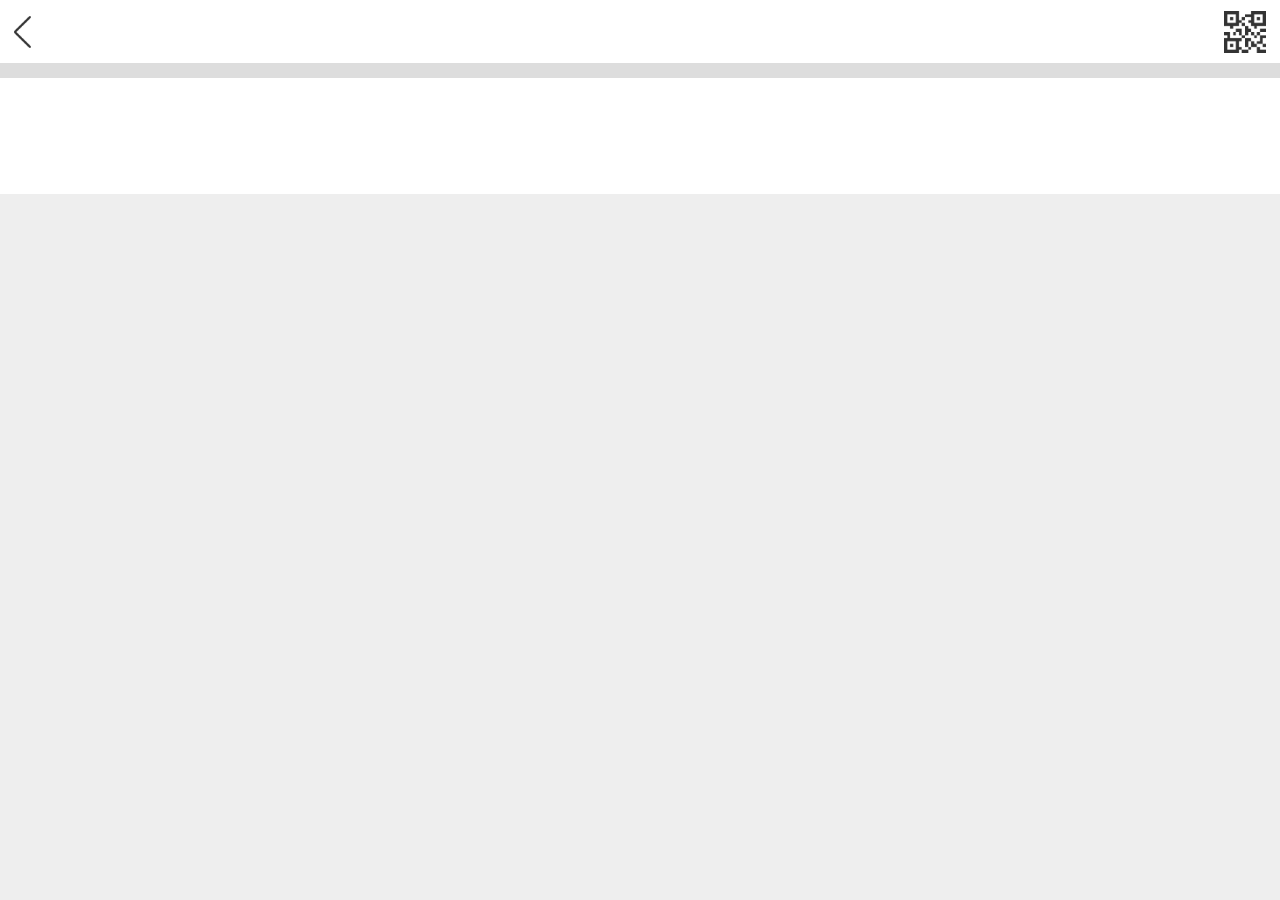
<file: html/news_det.html>
<!DOCTYPE html>
<html>
<head>
    <meta charset="utf-8">
    <title>OILBANK</title>
    <link rel="stylesheet" href="../css/news_det.css">
     
    <link src="../css/flexible.css">
    <script src="../js/flexible.js"></script>
</head>
<body>
    <div class="nav_w header-w"><img class="go-back" src="../images/back.png"><img class="second-code" src="../images/icon-code.png"></div>
    <div class="space"></div>
    <div class="det_con">
        <h3 class="tim"></h3>
        <h3 class="tit"></h3>
        <p class="con"></p>
        <p></p>
    </div>
    <div class="outer">
        <div class="pop-hide my-pop">
          <div class="pop-win">
            <img src="../images/pop-code.png">
            <p>Scan QR code to follow
                <span>OILBANK</span></p>
            <p>wechat account</p>
         </div>
       </div>
    </div>
    <div id="my-top">
        <img src="../images/button-top.png">
    </div>
</body>
<script src="../js/jquery-1.9.1.min.js"></script>
<script src="../js/news_det.js"></script>
</body>
</html>
</file>
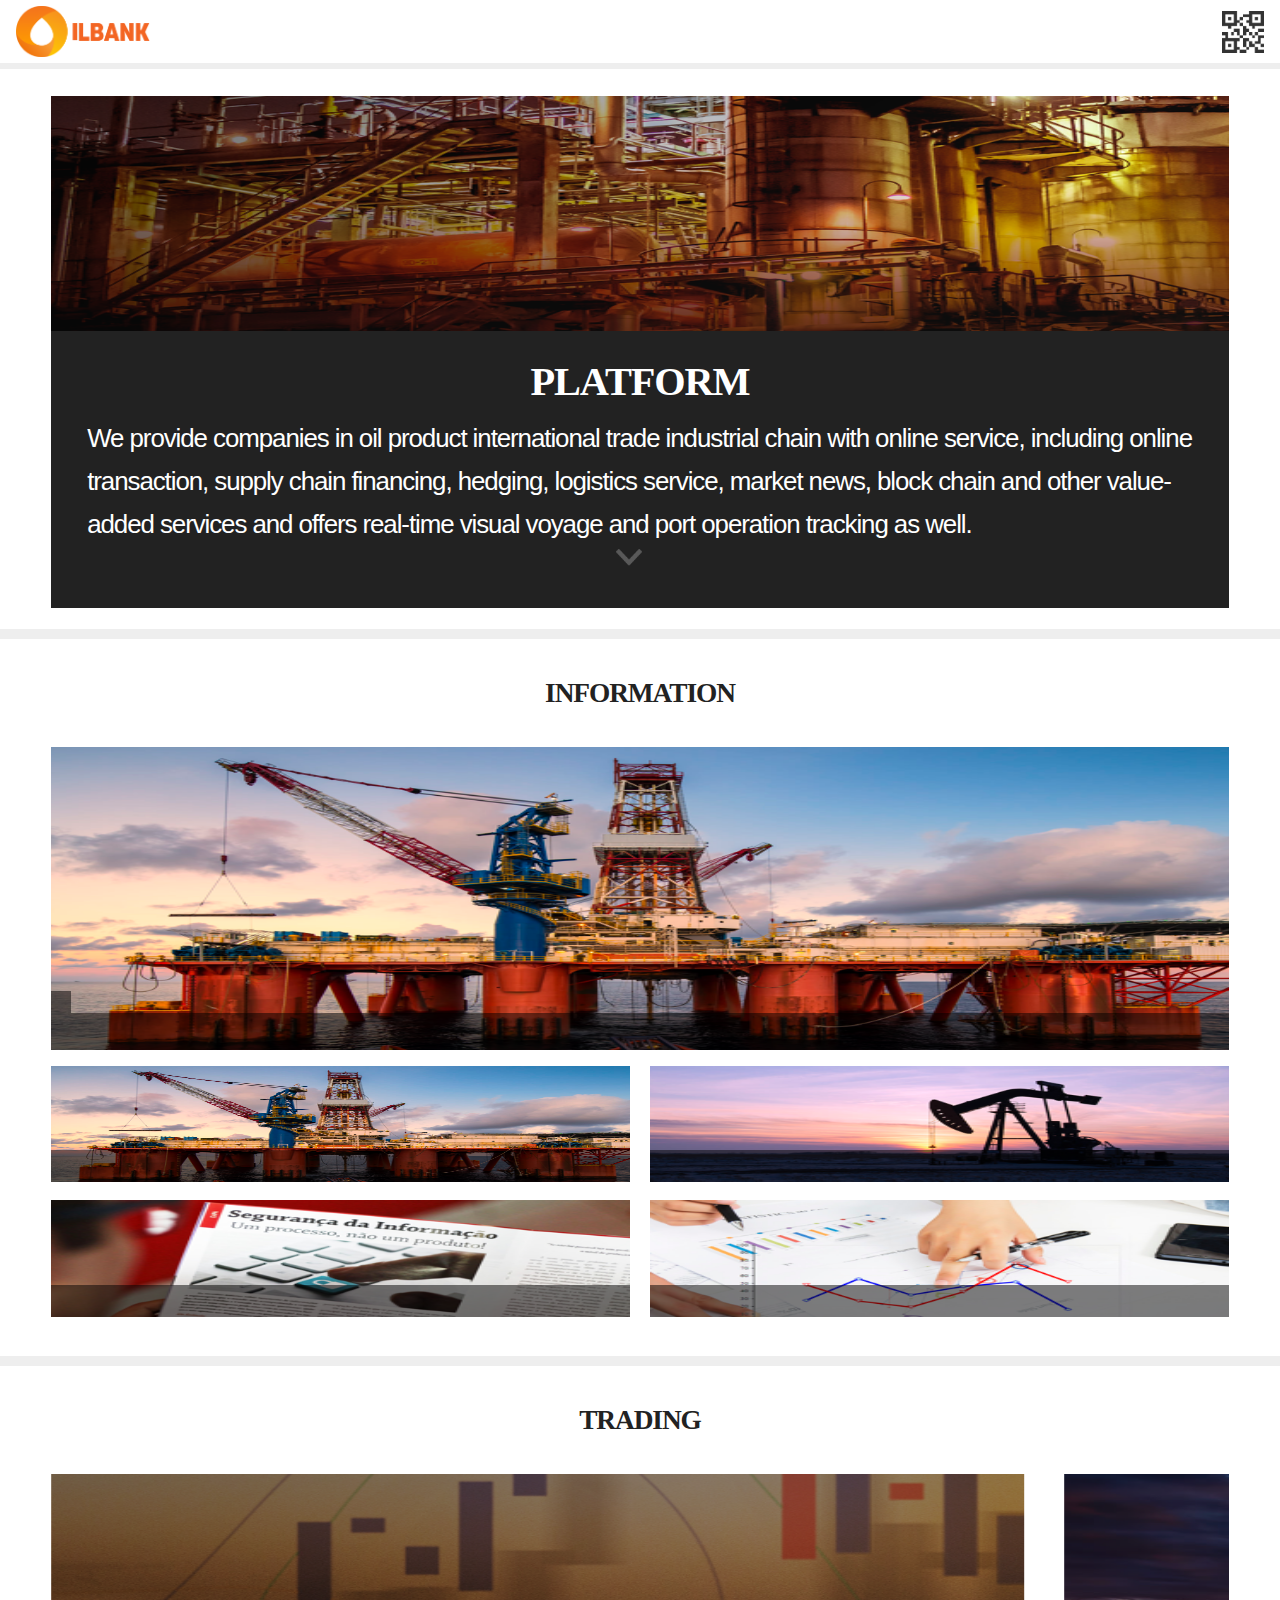
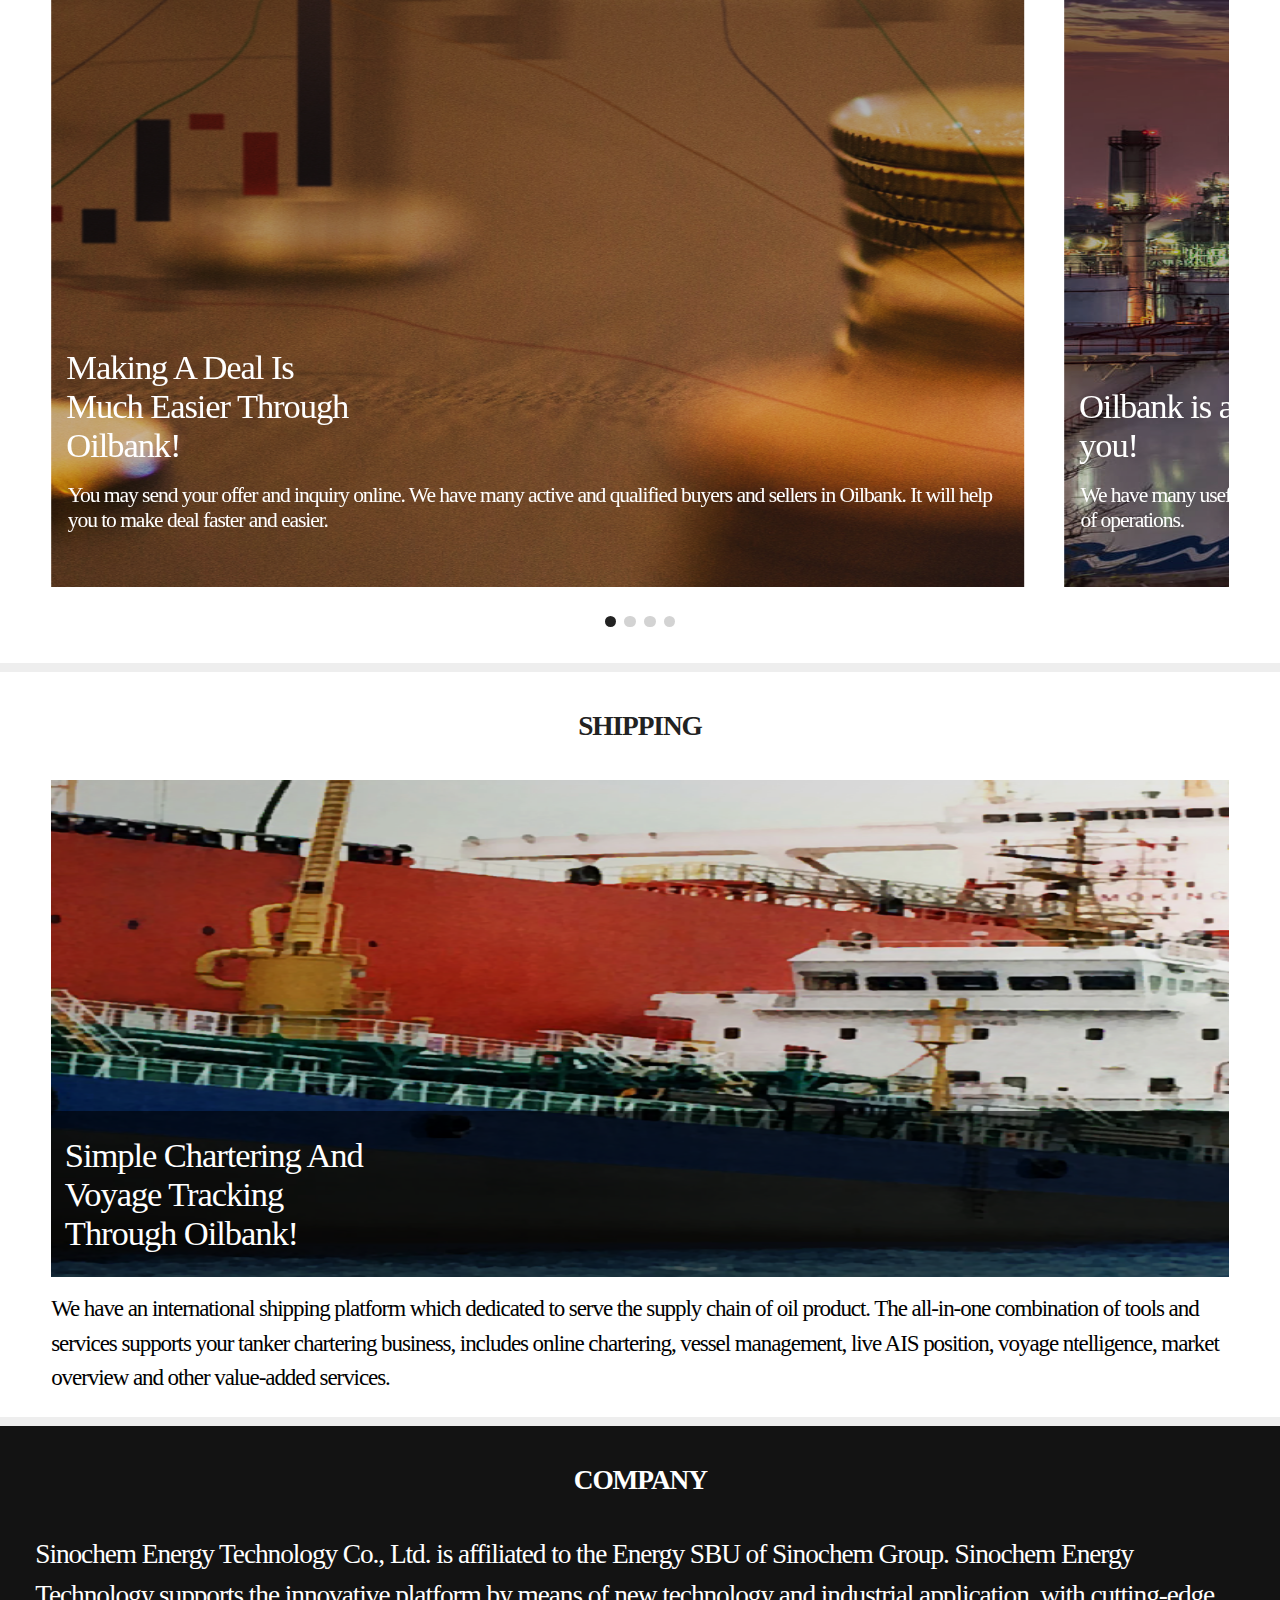
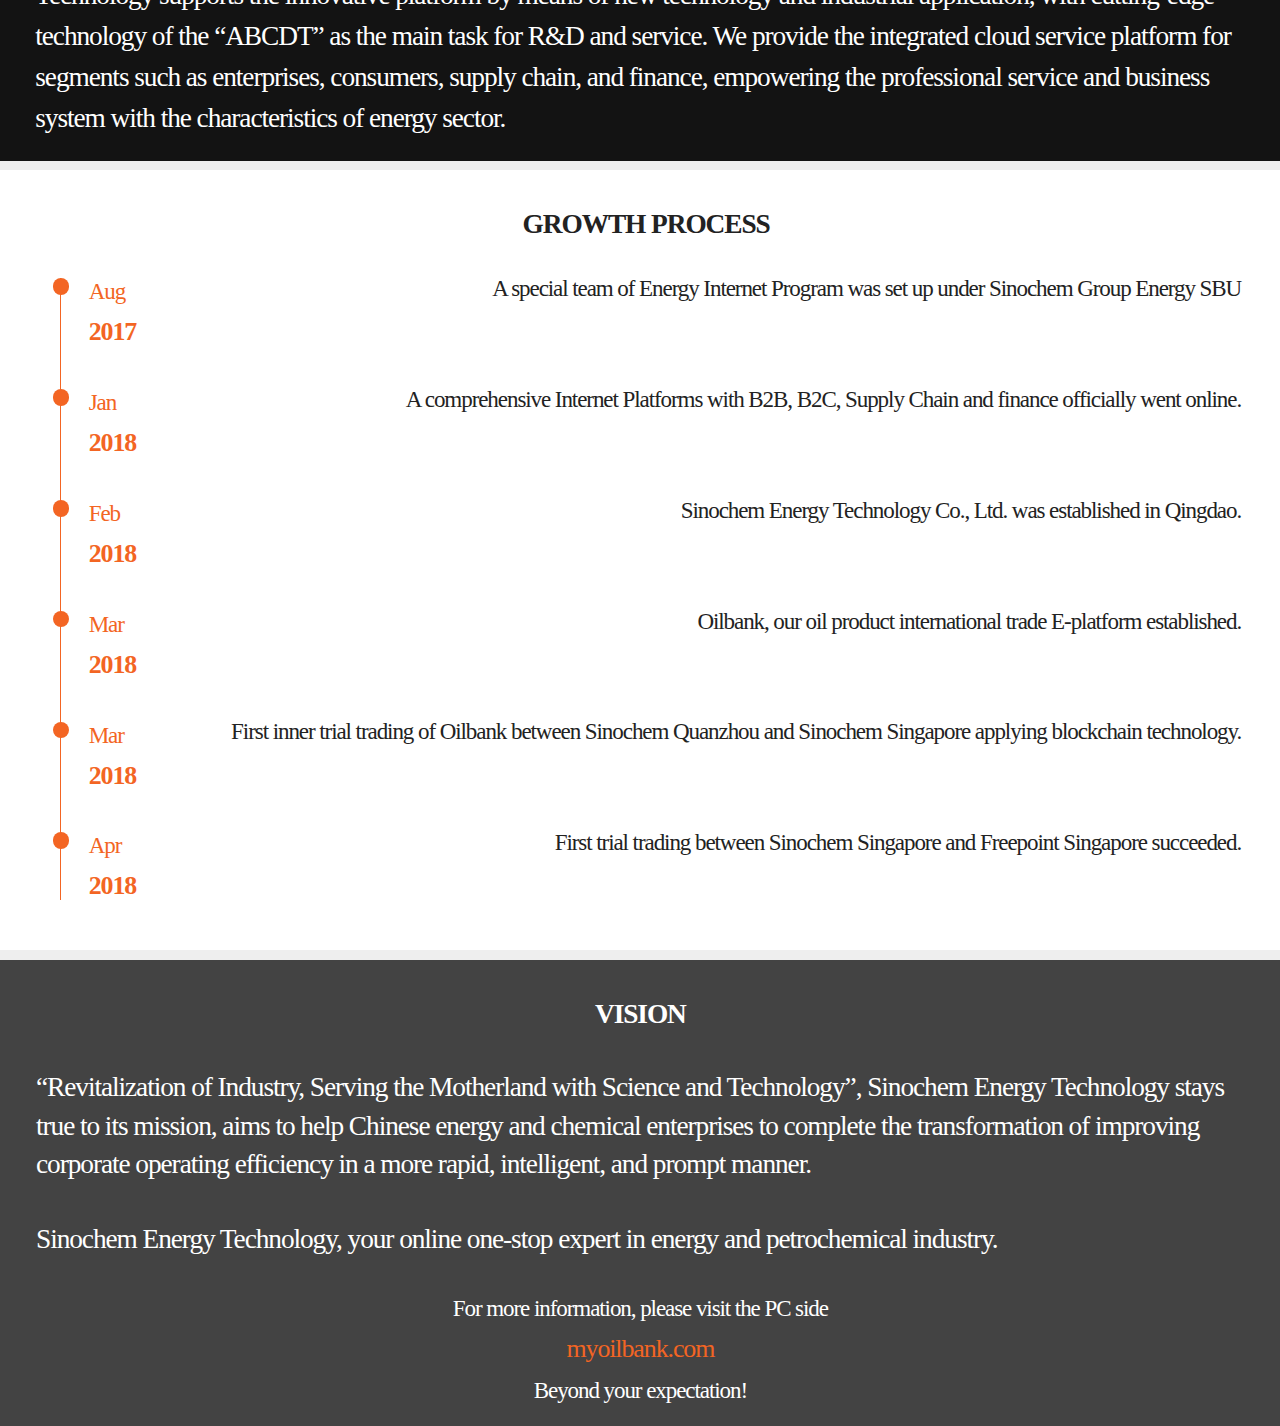
<file: html/oil_index.html>
<!DOCTYPE html>
<html>
<head>
    <meta charset="utf-8">
    <title>OILBANK</title>
    <!-- <script type="text/javascript">
        (function(){
            var device_type=navigator.userAgent;
            console.log(device_type);
            if(device_type.indexOf("iPad")>-1){
            window.location.replace("http://www.mycrudeoil.com");
            return;
            };
        })();
    </script> -->
    <link rel="stylesheet" href="../css/oil_index.css">
    <link rel="stylesheet" href="../css/swiper.min.css">
    <link src="../css/flexible.css">
    <script src="../js/flexible.js"></script>
</head>
<body>
<div class="share-logo"><img src="../images/logo.png"></div>
<div class="header-w">
    <img src="../images/logo.png">
    <img src="../images/icon-code.png" class="sec-code">
</div>

<div class="nav-title">
    <ul>
        <li class="active"><a href="#plat-w">PLATFORM</a></li>
        <li><a href="#inf-w">INFORMATION</a></li>
        <li><a href="#tra-w">TRADING</a></li>
        <li><a href="#shp-w">SHIPPING</a></li>
        <li><a href="#com-w">COMPANY</a></li>
        <li><a href="#grow-w">GROWTH PROCESS</a></li>
        <li><a href="#vis-w">VISION</a></li>
    </ul>
</div>      
<div class="platform-w" id="plat-w">
    <div class="pwarp">
        <img class="bannerimg" src="../images/image-one.png">
        <div class="plat-txt">
            <h3>PLATFORM</h3>
            <p>We provide companies in oil product international trade industrial chain with online service, including
                online transaction, supply chain financing, hedging, logistics service, market news, block chain and other
                value-added services and offers real-time visual voyage and port operation tracking as well.</p>
            <img src="../images/button-bottom.png" class="arrow">
        </div>
    </div> 
    
</div>
<div class="infor-w" id="inf-w">
    <div class="pwarp">     
        <h3>INFORMATION</h3>
        <a class="lit-ite" href="news_det.html">
            <div>
                <img src="../images/lit.png">
                <p></p>
            </div>
            <p></p>
        </a>   
        <a class="lit-ite" href="news_det.html">
            <div>
                <img src="../images/lit.png">
                <p></p>
            </div>
            <p></p>
        </a>   
       <a class="lit-ite" href="news_det.html">
            <div>
                <img src="../images/image-six.png">
                <p></p>
            </div>
            <p></p>
        </a> 
        <a class="lit-ite" href="news_det.html">
            <div>
                <img src="../images/image-four.png">
                <p></p>
            </div>
            <p></p>
        </a>   
       <a class="lit-ite" href="news_det.html">
            <div>
                <img src="../images/image-five.png">
                <p></p>
            </div>
            <p></p>
        </a>
    </div>
</div>    
<div class="trading-w" id="tra-w">
    <div class="pwarp">
    <h3>TRADING</h3>
    <!-- 此处应有轮播图 -->
    <div class="swiper-container swiper-container-horizontal">
        <div class="swiper-wrapper">
            <div class="swiper-slide swiper-slide-active" id='swip'>
                <img src="../images/image-two.png">
                <div class="sli-pos">
                    <p>
                        Making A Deal Is
                        <br> Much Easier Through<br> Oilbank!
                    </p>
                    <p>
                        You may send your offer and inquiry online. We have many active and qualified buyers and sellers
                        in Oilbank. It will help you to make deal faster and easier.
                    </p>
                </div>
            </div>
            <div class="swiper-slide swiper-slide-next" >
                <img src="../images/second.png">
                <div class="sli-pos">
                    <p>
                        Oilbank is a boon to<br>you!
                    </p>
                    <p>
                        We have many useful tools
                        and calculators which may help
                        you to calculate your cost,
                        avoid risks and reduce the
                        workload of operations.
                    </p>
                </div>
            </div>
            <div class="swiper-slide" >
                <img src="../images/third.png">
                <div class="sli-pos">
                    <p>
                        Saving money through<br>Oilbank!
                    </p>
                    <p>
                        We are going to serve you more
                        discount on insurance, credit 
                        reports, finincing and other high 
                        class services which may lower 
                        your costs.
                    </p>
                </div>
            </div>
            <div class="swiper-slide" >
                <img src="../images/forth.png">
                <div class="sli-pos">
                    <p>
                        Worry-free operation<br>service!
                    </p>
                    <p>
                        One-stop efficient execution service 
                        which is worry-free and saves strength 
                        and time lets the complicated
                        execution and communication be 
                        efficient and transparen.
                    </p>
                </div>
            </div>

        </div>
        <!-- Add Pagination -->
        <div class="swiper-pagination swiper-pagination-clickable swiper-pagination-bullets"><span
                class="swiper-pagination-bullet swiper-pagination-bullet-active" tabindex="0" role="button"
                aria-label="Go to slide 1"></span><span class="swiper-pagination-bullet" tabindex="0" role="button"
                                                        aria-label="Go to slide 2"></span><span
                class="swiper-pagination-bullet" tabindex="0" role="button" aria-label="Go to slide 3"></span><span
                class="swiper-pagination-bullet" tabindex="0" role="button" aria-label="Go to slide 4"></span><span
                class="swiper-pagination-bullet" tabindex="0" role="button" aria-label="Go to slide 5"></span><span
                class="swiper-pagination-bullet" tabindex="0" role="button" aria-label="Go to slide 6"></span><span
                class="swiper-pagination-bullet" tabindex="0" role="button" aria-label="Go to slide 7"></span><span
                class="swiper-pagination-bullet" tabindex="0" role="button" aria-label="Go to slide 8"></span></div>
        <span class="swiper-notification" aria-live="assertive" aria-atomic="true"></span></div>
    </div>
</div>
<div class="shipping-w" id="shp-w">
    <div class="pwarp">
    <h3>SHIPPING</h3>
    <div class="ship-ban">
        <img src="../images/index-ship.png">
        <p>Simple Chartering And <br>Voyage Tracking <br>Through Oilbank!</p>
    </div>
    <div class="ship-txt">
        <p>We have an international shipping platform which dedicated to serve the supply chain of oil product. The
            all-in-one combination of tools and services supports your tanker chartering business, includes online
            chartering, vessel management, live AIS position, voyage ntelligence, market overview and other value-added
            services.</p>
    </div>
    </div>
</div>
<div class="company-w" id="com-w">
    <div class="pwarp">
    <h3>COMPANY</h3>
    <p>Sinochem Energy Technology Co., Ltd. is affiliated to the Energy SBU of Sinochem Group. Sinochem Energy
        Technology supports the innovative platform by means of new technology and industrial application, with
        cutting-edge technology of the “ABCDT” as the main task for R&D and service. We provide the integrated cloud
        service platform for segments such as enterprises, consumers, supply chain, and finance, empowering the
        professional service and business system with the characteristics of energy sector.</p>
    </div>    
</div>

<div class="growth-w" id="grow-w">
    <div class="pwarp"> 
        <h3>GROWTH PROCESS</h3>
        <ul>
            <li>
                <div>
                    <p>Aug</p>
                    <p>2017</p>
                </div>
                <p>A special team of Energy Internet Program was set up under Sinochem Group Energy SBU</p>

                <!-- 此处是定位的点 -->
                <div></div>
            </li>
            <li>
                <div>
                    <p>Jan</p>
                    <p>2018</p>
                </div>
                <p>A comprehensive Internet 
Platforms with B2B, B2C, Supply 
Chain and finance officially went 
online.</p>

                <!-- 此处是定位的点 -->
                <div></div>
            </li>
            <li>
                <div>
                    <p>Feb</p>
                    <p>2018</p>
                </div>
                <p>Sinochem Energy Technology Co.,
Ltd. was established in Qingdao.</p>
                <!-- 此处是定位的点 -->
                <div></div>
            </li>
            <li>
                <div>
                    <p>Mar</p>
                    <p>2018</p>
                </div>
                <p>Oilbank, our oil product 
international trade E-platform 
established.</p>

                <!-- 此处是定位的点 -->
                <div></div>
            </li>
            <li>
                <div>
                    <p>Mar</p>
                    <P>2018</P>
                </div>
                <p>First inner trial trading of Oilbank 
between Sinochem Quanzhou 
and Sinochem Singapore 
applying blockchain technology.</p>

                <!-- 此处是定位的点 -->
                <div></div>
            </li>
            <li>
                <div>
                    <p>Apr</p>
                    <P>2018</P>
                </div>
                <p>First trial trading between 
Sinochem Singapore and 
Freepoint Singapore succeeded.</p>

                <!-- 此处是定位的点 -->
                <div></div>
            </li>
            <!-- 闪烁的点 -->
           <!--  <li>
                <div></div>
                <div class="sansuo"></div>
            </li> -->
        </ul>
    </div>
</div>
<div class="vision-w" id="vis-w">
    <div class="pwarp">
    <h3>VISION</h3>
        <p>“Revitalization of Industry, Serving the Motherland with Science and Technology”, Sinochem Energy Technology
            stays true to its mission, aims to help Chinese energy and chemical enterprises to complete the transformation
            of improving corporate operating efficiency in a more rapid, intelligent, and prompt manner.</p>
        <p>Sinochem Energy Technology, your online one-stop expert in energy and petrochemical industry.</p>
        <p>For more information, please visit the PC side</p>
        <p>myoilbank.com</p>
        <p>Beyond your expectation!</p>
    </div>
</div>
<div id="my-top">
    <img src="../images/button-top.png">
</div>
<div class="outer">
    <div class="pop-hide my-pop">
        <div class="pop-win">
            <img src="../images/pop-code.png">
            <p>Scan QR code to follow
                <span>OILBANK</span></p>
            <p>wechat account</p>
        </div>
    </div>
</div>
<script src="../js/jquery-1.9.1.min.js"></script>
<script src="../js/swiper.min.js"></script>
<script src="../js/oil_index.js"></script>

</body>
</html>
</file>
<file: css/news_det.css>
body{
	width: 100%;
	background: #eee;
	color: #fff;
	font-family: ArialMT;
	font-size: 0.426667rem;
	position: relative;
	letter-spacing: -0.02rem;
}
body,div,p,h3,img,ul,li,span{
	margin: 0;
	padding: 0;
	box-sizing: border-box;
}
h3{
	font-family: Arial-BoldMT;
	/*font-size: 0.506667rem;*/
	height: 0.56rem;
	line-height: 0.56rem;
	text-align: center;
	/*margin-bottom:0.4rem; */
}
a{
	text-decoration:none;
}
a:link{
	text-decoration:none;
}
a:visited{
	text-decoration:none;
}
a:hover{
	text-decoration:none;
}
a:active{
	text-decoration:none;
}
body>div{
	width: 100%;
	background: #fff;
	padding-left:0.266667rem;
	padding-right: 0.266667rem; 
}
.nav_w{
	height: 1.173333rem;
	display: flex;
	justify-content: space-between;
	align-items: center;
}
.nav_w img:first-of-type{
	width: 0.306667rem;
	height: 0.586667rem;
}
.nav_w img:nth-of-type(2){
	width: 0.773333rem;
	height: 0.773333rem;
}
.det_con{
	padding-top: 1.04rem;
}
.det_con h3{
   font-family: Arial-BoldMT;
   text-align: center;
   font-size: 0.506667rem;
   color: #333;
   font-weight: bold;
   line-height: 1.2;
}
.space{
	width: 100%;
	height: 0.266667rem;
	background: #ddd;
}
.det_con p{
	font-family: ArialMT;
	color: #333;
 	font-size: 0.426667rem;
 	line-height:1.2; 
}
.det_con h3:nth-of-type(2){
	margin-bottom:0.933333rem;
}
.outer{
	display: none;
	z-index: 120;
	position: fixed;
	left: 0;
	right: 0;
	top: 0;
	bottom: 0;
	background:rgba(0,0,0,0.70);
}
.pop-hide{
	display: flex;
	justify-content: center;
	align-items: center;
	width: 100%;
	height: 100%;
	
}
.pop-win{
	background: #fff;
	width: 8.0rem;
	height: 10.666667rem;
	padding-top:1.88rem;
}
.pop-win img{
	display: block;
	width: 5.333333rem;
	height: 5.333333rem;
	margin-left: 1.333333rem;
	margin-bottom: 0.4rem;
}
.pop-win>p{
	font-size: 0.453333rem;
	color: #333333;
	line-height: 0.586667rem;
	text-align: center;
}
.pop-win>p>span{
	font-size: 0.453333rem;
	color:#F36523; 
}
.pop-win>p:nth-of-type(2){
	margin-top: 0.08rem;
}
pre{
	word-wrap: break-word;
    word-break: break-all;
    white-space: normal;
    line-height:1.2;
}
#my-top{
	display: none;
	position:fixed;
	left: 0;
	bottom: 0.3rem;
	z-index: 100;
	margin: 0;
	padding: 0;
	width: 100%;
	height: 1rem;
	/*background-color: green;*/
	/*padding-left: 46%;*/
	/*color: red;*/
	background: transparent;
}
#my-top.to-top{
	display: none!important;
}
.top-center img{
	display: block;
	width: 0.826667rem;
	height: 0.826667rem;
	z-index: 99;
}
#my-top.top-center{
	display: flex!important;
	justify-content: center;
}
</file>
<file: css/oil_index.css>
body{
	color: #fff;
	background: #eee;
	font-family: ArialMT;
	font-size: 0.426667rem;
	position: relative;
	letter-spacing: -0.02rem;
	overflow-x:hidden;
}
body,div,p,h3,img,ul,li,span{
	margin: 0;
	padding: 0;
	box-sizing: border-box;
}
h3{
	font-family: Arial-BoldMT;
	/*font-size: 0.506667rem;*/
	height: 0.56rem;
	line-height: 0.56rem;
	text-align: center;
	/*margin-bottom:0.4rem; */
}
a{
	text-decoration:none!important;
}
a:link{
	text-decoration:none!important;
}
a:visited{
	text-decoration:none!important;
}
a:hover{
	text-decoration:none!important;
}
a:active{
	text-decoration:none!important;
}
/*p,h3{
	word-wrap: break-word;
	overflow: hidden; 
}*/
/*body>h3{
	height: 0;
}*/
.share-logo{
	height: 0px;
	overflow: hidden;
}
img{
	display:block;
}
body>div{
	
	overflow: hidden;
}
body>div.header-w{
	display: flex;
	align-items: center;
	justify-content: space-between;
	height: 1.173333rem;
	background: #fff;
	margin-bottom: 0.1rem;
	padding: 0 0.3rem;
}
#my-top{
	display: none;
	position:fixed;
	left: 0;
	bottom: 0.3rem;
	z-index: 100;
	margin: 0;
	padding: 0;
	width: 100%;
	height: 1rem;
	/*background-color: green;*/
	/*padding-left: 46%;*/
	/*color: red;*/
	background: transparent;
}
#my-top.to-top{
	display: none!important;
}
.top-center img{
	display: block;
	width: 0.826667rem;
	height: 0.826667rem;
	z-index: 99;
}
#my-top.top-center{
	display: flex!important;
	justify-content: center;
}
.header-w img:first-of-type{
	width: 2.48rem;
	height: 0.946667rem;
}
.header-w img:nth-of-type(2){
	width: 0.773333rem;
	height: 0.773333rem;
}
.nav-title{
	overflow-x: scroll;
	overflow-y: hidden;
	background: rgba(0,0,0,0.8);
	padding: 0;
	display: none;
	z-index: 99;
	width: 100%;
}
.nav-title ul{
	display: flex;
	flex-direction: row;
	flex-wrap: nowrap
}
.nav-title ul li{
	height: 1.173333rem;
	line-height: 1.173333rem;
	padding-left: 0.72rem;
	font-family: Helvetica-Bold;
	font-size: 0.373333rem;
}
.nav-title>ul>li>a{
	display:inline-block;
	color: #fff;
	height:1.173333rem;;

}

.nav-title ul>li:last-of-type{
	padding-right: 0.533333rem;
}
.nav-title ul li.active a{
	color: #F36523!important;
}

.platform-w img{
	width: 9.2rem;
	height: 4.373333rem;
}
.plat-txt{
	background: #222222;
	padding-top: 0.453333rem;
	padding-left: 0.666667rem;
	padding-right: 0.666667rem;
	padding-bottom: 1.133333rem;
	position: relative;
	margin-top: -0.013333rem;
}
.plat-txt h3{
	height: 0.946667rem;
	line-height: 0.946667rem;
	font-size: 0.746667rem;
	margin-bottom: 0.186667rem;
}
.plat-txt p{
	font-family: Helvetica;
	font-size: 0.48rem;
	line-height: 0.8rem;
}
.plat-txt img{
	width: 0.48rem;
	height: 0.306667rem;
	position: absolute;
	bottom: 42px;
	left: 48%;
}
.plat-txt div{
	display: flex;
	justify-content: center;
	height: 0.906667rem;
	align-items: center;
}
.infor-w{
	overflow: hidden;
 	font-family: ArialMT;
}
.infor-w a{
	display: block;
	position: relative;
	color: #222;
	font-size: 0.426667rem;
	float: left;
}
.infor-w a p{
	line-height: 1.2;
	margin-top: 0.066667rem;
	color: #fff;
	text-transform:capitalize;
}
.infor-w a:first-of-type{
	width:100%;
	height: 5.626667rem;
	margin-bottom: 0.28rem;
}
 
.infor-w .lit-ite>div>p{
	display:flex;
	justify-content: space-between;
	align-items: center;
}
/*.infor-w a:first-of-type p{
	position: absolute;
	left: 0;
	bottom:0;
	z-index: 9;
	line-height: 0.533333rem;
	color: #fff;
}*/
/*.infor-w a p{
	background: rgba(0,0,0,0.5);
}*/
.infor-w a p{
	color: #222222;
}
.infor-w a:first-of-type>p{
	position: absolute;
	left: 0;
	bottom:0.693333rem; 
	background: rgba(0,0,0,0.5);
	padding-left: 0.186667rem;
	padding-right: 0.186667rem;
	/*margin-bottom: 0.133333rem;*/
	z-index: 20;
	padding-bottom: 0.133333rem;
	padding-top: 0.266667rem;
}
.infor-w .lit-ite>div{
	position: relative;
	width: 100%;
}
.infor-w .lit-ite:first-of-type>p{
	color: #fff;
	text-transform:capitalize;
}
.infor-w .lit-ite:first-of-type>div p{
	height: 0.693333rem;
}
.infor-w .lit-ite>div>p{
	position: absolute;
	bottom: 0;
	left: 0;
	width: 100%;
}
.infor-w .lit-ite>div>p>img{
	display: inline-block!important;
	width:0.146667rem!important;
	height: 0.2rem!important;
}
.lit-ite{
	margin-bottom:0.266667rem;
	width: 49.13%;
}
.infor-w .lit-ite>div p{
	width: 100%;
	position: absolute;
	left: 0;
	bottom: 0;
	text-align: right;
	color: #fff;
	font-size: 0.32rem;
	padding-left:0.186667rem;
	padding-right:0.186667rem;
	height: 0.586667rem;
	/*line-height: 0.586667rem;*/
	background: rgba(0,0,0,0.5);
}
.lit-ite img{
	display: block;
	width: 100%;
	height: 2.16rem;
}
.infor-w a:nth-of-type(2),.infor-w a:nth-of-type(4){
	margin-right: 1.74%;
}
.infor-w a:first-of-type img{
	display: block;
	width:100%;
	height: 5.626667rem;
}
.trading-w h3
{
	font-family: Arial-BoldMT;
	font-size: 0.506667rem;
	color: #222222;
}
#slides{
	display: none;
}
.sli-item{
	width: 9.2rem;
	margin-left: 1.2rem;
	margin-right: 1.2rem;
}
.slidesjs-navigation{
	display: none;
}

.slidesjs-pagination{
	display: flex;
	margin-left: 4.2rem;
	margin-top: 0.4rem;
	margin-bottom: 0.4rem;
}
.slidesjs-pagination-item>a{
	display: block;
	background: #eee;
	font-size: 0;
	width: 0.213333rem;
	height: 0.213333rem;
	border-radius: 50%;
	margin-right: 0.249333rem;
}
.slidesjs-pagination-item>a.active{
	background: #222;
}
.sli-item{
	position: relative;
	width: 6rem;
	height: 13.2rem;
}
.sli-item img{
	display: block;
	width: 100%;
	height: auto
}
.sli-pos{
	position: absolute;
	left:0;
	bottom: 0;
	width: 100%;
}
.sli-pos>p:first-of-type{
	margin-left: 0.28rem;
	font-family: Arial-BoldMT;
	font-size: 0.64rem;
	color: #FFFFFF;
	margin-bottom: 0.333333rem;
}
.sli-pos>p:nth-of-type(2){
	margin-left: 0.306667rem;
	margin-right: 0.413333rem;
	font-family: ArialMT;
	font-size: 0.4rem;
	color: #FFFFFF;
	padding-bottom: 0.986667rem;
}
.infor-w h3,.shipping-w h3,.trading-w h3, .company-w h3, .growth-w h3, .vision-w h3{
	color:#222222;
	height: 2rem;
	line-height: 2rem;
}
.ship-ban{
	position: relative;
	margin-bottom: 0.266667rem;
}
.ship-ban>img{
	display: block;
	height: 9.2rem;
	width: 100%;
}
.ship-ban p{
	font-family: Arial-BoldMT;
	font-size: 0.64rem;
	width: 100%;
	padding-left: 0.253333rem;
	padding-top: 0.453333rem;
	padding-bottom: 0.453333rem;
	padding-right: 0.24rem;
	position: absolute;
	left:0;
	bottom:0;
	background:rgba(0,0,0,0.6);
}
.ship-txt p{
	font-family: ArialMT;
	font-size: 0.426667rem;
	color: #000;
	line-height: 0.64rem;
}
.infor-w h3,.shipping-w h3,.company-w h3,.growth-w h3,.vision-w h3{
	font-size: 0.506667rem;
}
.company-w p{
	font-size: 0.506667rem;
	line-height: 0.76rem;
	font-weight：normal;
}
.growth-w h3{
	color: #222222;
}
.growth-w ul{
	margin-left: 0.17rem;
	border-left: 1px solid #F36523;
	/*padding-top: 0.133333rem;*/
	/*padding-bottom: 1px;*/
}
.growth-w li{
	position: relative;
	padding-left: 0.506667rem;
	display: flex;
	justify-content: space-between;
	margin-bottom: 0.8rem;
}
.growth-w li>div:first-of-type{
	width: 1.08rem;
	line-height: 0.493333rem;
	margin-right: 0.533333rem;
	color: #F36523;
}
.growth-w li>div:first-of-type p{
	height: 0.493333rem;
	line-height: 0.493333rem;
}
.growth-w li>div:first-of-type p:first-of-type{
	font-size: 0.426667rem;
	margin-bottom: 0.266667rem;
}
.growth-w li>div:first-of-type p:nth-of-type(2){
	font-size: 0.48rem;
	font-weight: bold;

}
.growth-w li>p{
	margin-top: -0.186667rem;
	color: #222222;
	line-height: 0.76rem;
	font-size: 0.426667rem;
}
.growth-w li>div:nth-of-type(2){
	position: absolute;
	width:0.31rem;
	height: 0.31rem;
	background:#F36523;
	border-radius: 50%;
	top: 0;
	left: -0.16rem;
}
.vision-w p {
	font-size: 0.426667rem;
	line-height: 0.493333rem;
}
.vision-w p:first-of-type,.vision-w p:nth-of-type(2){
	font-size: 0.506667rem;
	line-height: 0.72rem;
	text-align: left;
	margin-bottom: 0.666667rem;
}
.vision-w p:nth-of-type(4){
	font-size: 0.48rem;
	color: #F36523;
}
.vision-w p:nth-of-type(3),.vision-w p:nth-of-type(4){
	margin-bottom:0.266667rem;
	 }
.vision-w>p:first-of-type{
	margin-bottom: 0.72rem;
	text-align:left;
}
.vision-w>p:nth-of-type(2){
	margin-bottom: 1.333333rem;
	text-align:left;
}
.vision-w>p:nth-of-type(3){
	font-size: 0.426667rem;
	margin-bottom: 0.266667rem;
}
.vision-w>p:nth-of-type(4){
	font-size: 0.48rem;
	color: #F36523;
	margin-bottom: 0.266667rem;
}
.vision-w>p:nth-of-type(5){
	font-size: 0.426667rem;
}
.growth-w li>div.sansuo{
	opacity:1;
}
.outer{
	display: none;
	z-index: 120;
	position: fixed;
	left: 0;
	right: 0;
	top: 0;
	bottom: 0;
	background:rgba(0,0,0,0.70);
}
.pop-hide{
	display: flex;
	justify-content: center;
	align-items: center;
	width: 100%;
	height: 100%;

}
.pop-win{
	background: #fff;
	width: 8.0rem;
	height: 10.666667rem;
	padding-top:1.88rem;
}
.pop-win img{
	display: block;
	width: 5.333333rem;
	height: 5.333333rem;
	margin-left: 1.333333rem;
	margin-bottom: 0.4rem;
}
.pop-win>p{
	font-size: 0.453333rem;
	color: #333333;
	line-height: 0.586667rem;
	text-align: center;
}
.pop-win>p>span{
	font-size: 0.453333rem;
	color:#F36523;
}
.pop-win>p:nth-of-type(2){
	margin-top: 0.08rem;
}
.trading-w .swiper-container {
	width: 100%;
	height: 100%;
	/*height: 13.2rem;*/
	overflow: hidden;
	padding-bottom: 1.013333rem;
} 
.swiper-slide {
	text-align: center;
	font-size: 18px;
	width: 82.6%!important;
	background: #fff;
	display: -webkit-box;
	display: -ms-flexbox;
	display: -webkit-flex;
	display: flex;
	-webkit-box-pack: center;
	-ms-flex-pack: center;
	-webkit-justify-content: center;
	justify-content: center;
	-webkit-box-align: center;
	-ms-flex-align: center;
	-webkit-align-items: center;
	align-items: center;
	/*padding-right: 30px;*/
}
.swiper-slide img {
	display: block;
	width: 100%;
	height: 13.2rem;
	position: relative;
	/*left: -10%;*/
}
/*.swiper-slidea {
	text-align: center;
	font-size: 18px;
	background: #fff;
	display: -webkit-box;
	display: -ms-flexbox;
	display: -webkit-flex;
	display: flex;
	-webkit-box-pack: center;
	-ms-flex-pack: center;
	-webkit-justify-content: center;
	justify-content: center;
	-webkit-box-align: center;
	-ms-flex-align: center;
	-webkit-align-items: center;
	align-items: center;
	padding-right: 30px;
}
.swiper-slidea img {
	display: block;
	width: 100%;
	height: 13.2rem;
	position: relative;
	left: -10%;
}*/
.sli-pos p{
	text-align: left;
}
.swiper-container .swiper-pagination span{
	background: #222222;
}
.swiper-container .swiper-pagination .swiper-pagination-bullet-active{
	background: #222;
}
/*#plat-w,#inf-w,#tra-w,#shp-w,#com-w,#grow-w,#vis-w{
	height: 0.4rem;
}*/

/*.maodian{
	display: block;
	height: 0.52rem;
}*/
.pwarp{
	padding-left: 4%;
	padding-right: 4%;
	padding-bottom: 0.4rem;
	margin-top: 1.173333rem;
	background: #fff;
	overflow: hidden;
}
 
.vision-w .pwarp{
	padding-left: 0.666667rem;
	padding-right: 0.653333rem;
	background-color: transparent;
}
 
.company-w .pwarp{
	background-color: #131313;
	padding-left: 0.653333rem;
	padding-right: 0.64rem;
}
.platform-w .pwarp{
	margin-top: 0;
	padding-top: 0.5rem;
}
.platform-w .bannerimg{
	width: 100%;
}
.platform-w, .infor-w, .trading-w, .shipping-w, .growth-w, .company-w{
	margin-bottom: -1rem;
}
.company-w h3, .vision-w h3{
	color: #fff;
}
.vision-w .pwarp{
	background: #434343;
	line-height: 0.72rem;
	font-size: 0.506667rem;
	text-align: center;
}
.growth-w ul li:last-of-type{
	margin-bottom: 0.2rem;
}
.growth-w ul {
	margin-bottom: 0.533333rem;
}
.growth-w .pwarp{
	padding-right: 0.72rem;
}
.nav-title ul li:first-of-type{
	padding-left: 0.533333rem;
}
.swiper-container .swiper-pagination .swiper-pagination-bullet{
	width: 0.213333rem;
	height: 0.213333rem;
} 

.swiper-container .swiper-container-horizontal > .swiper-pagination-bullets .swiper-pagination-bullet{
	margin: 0 0.08rem;
}
</file>
